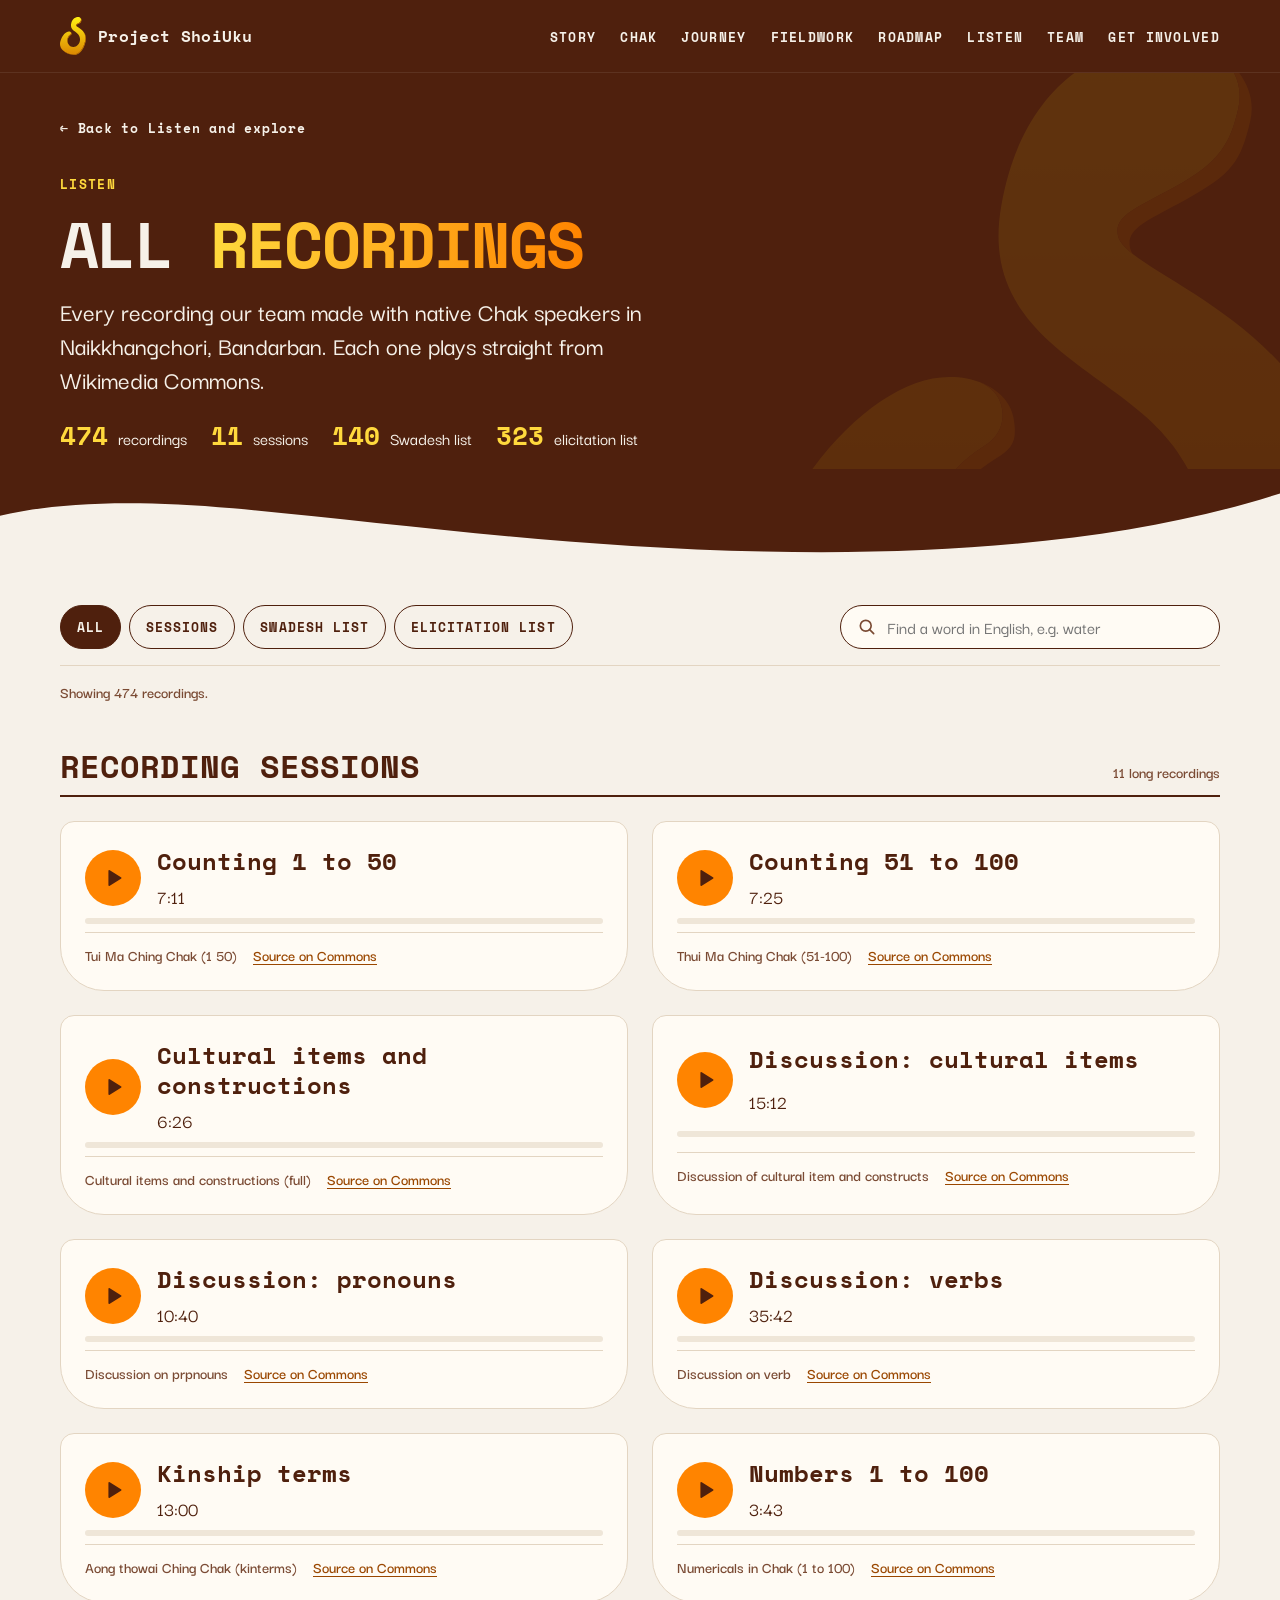
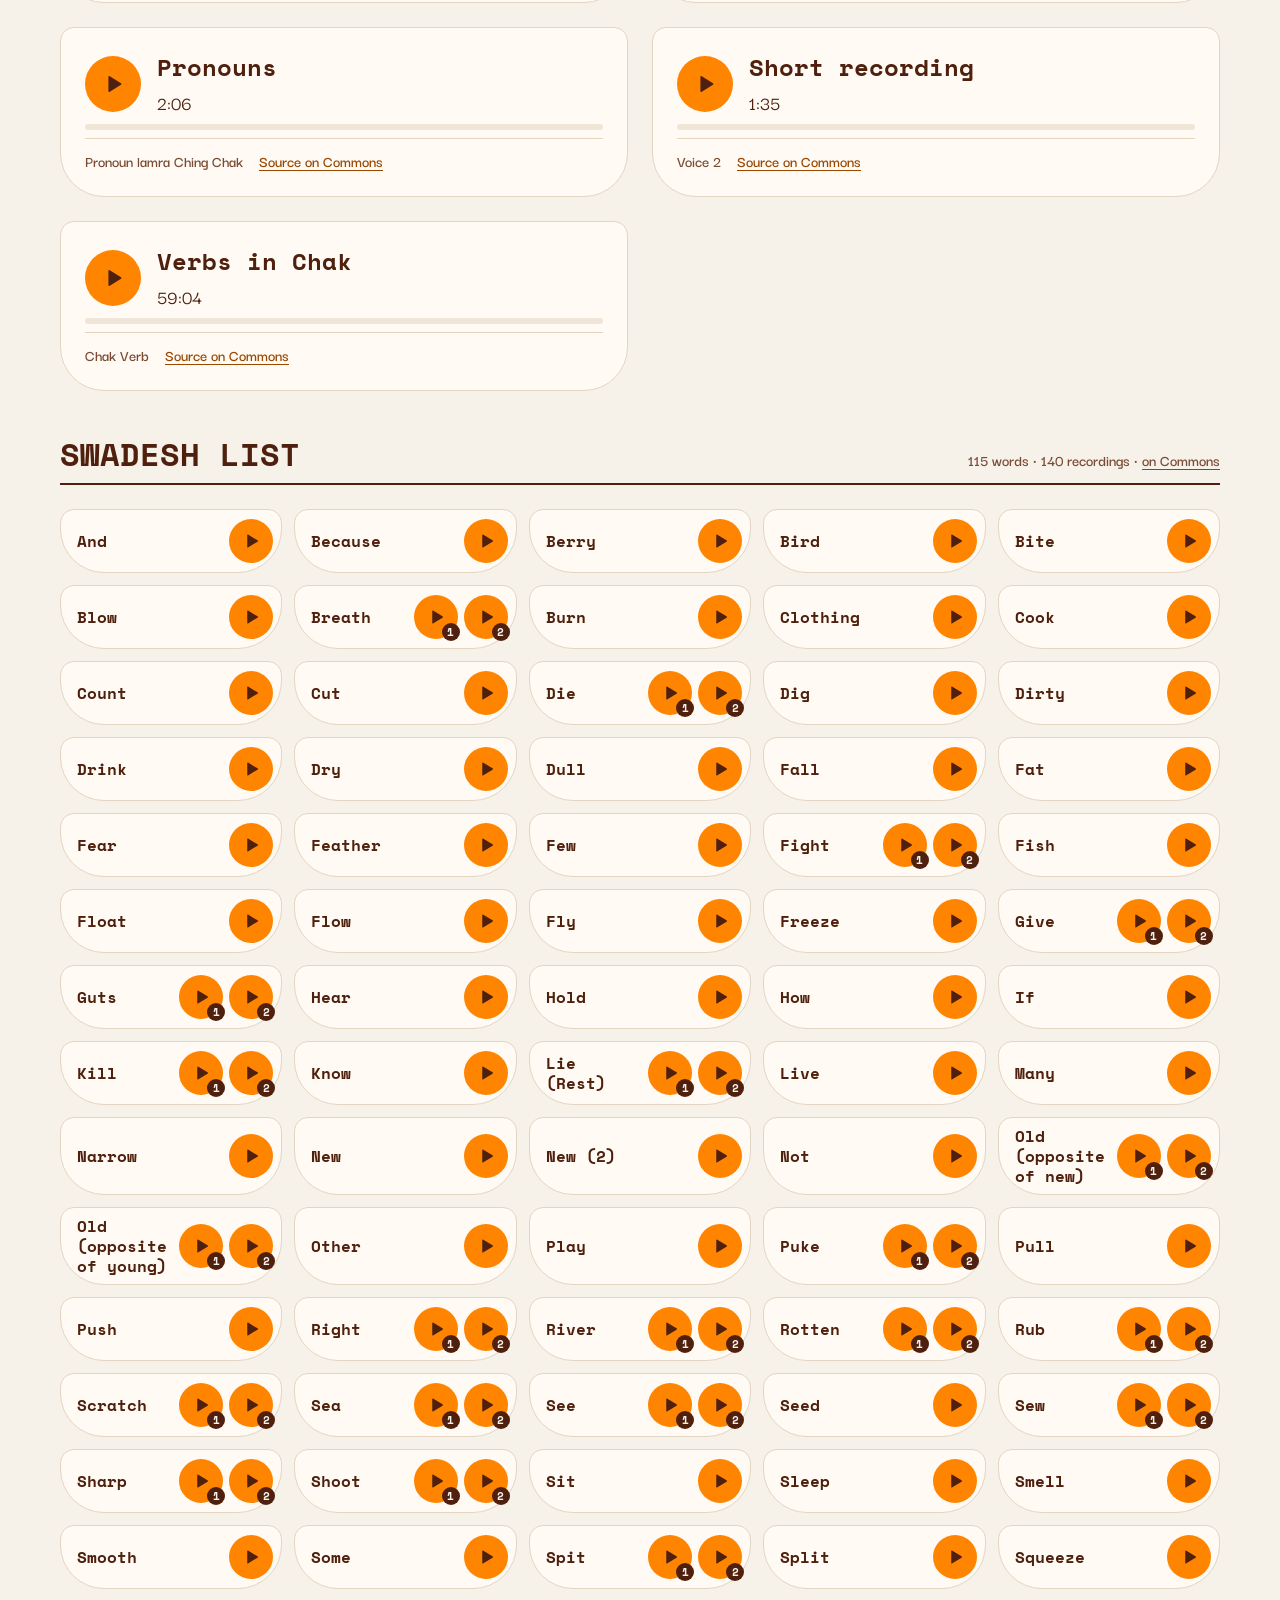
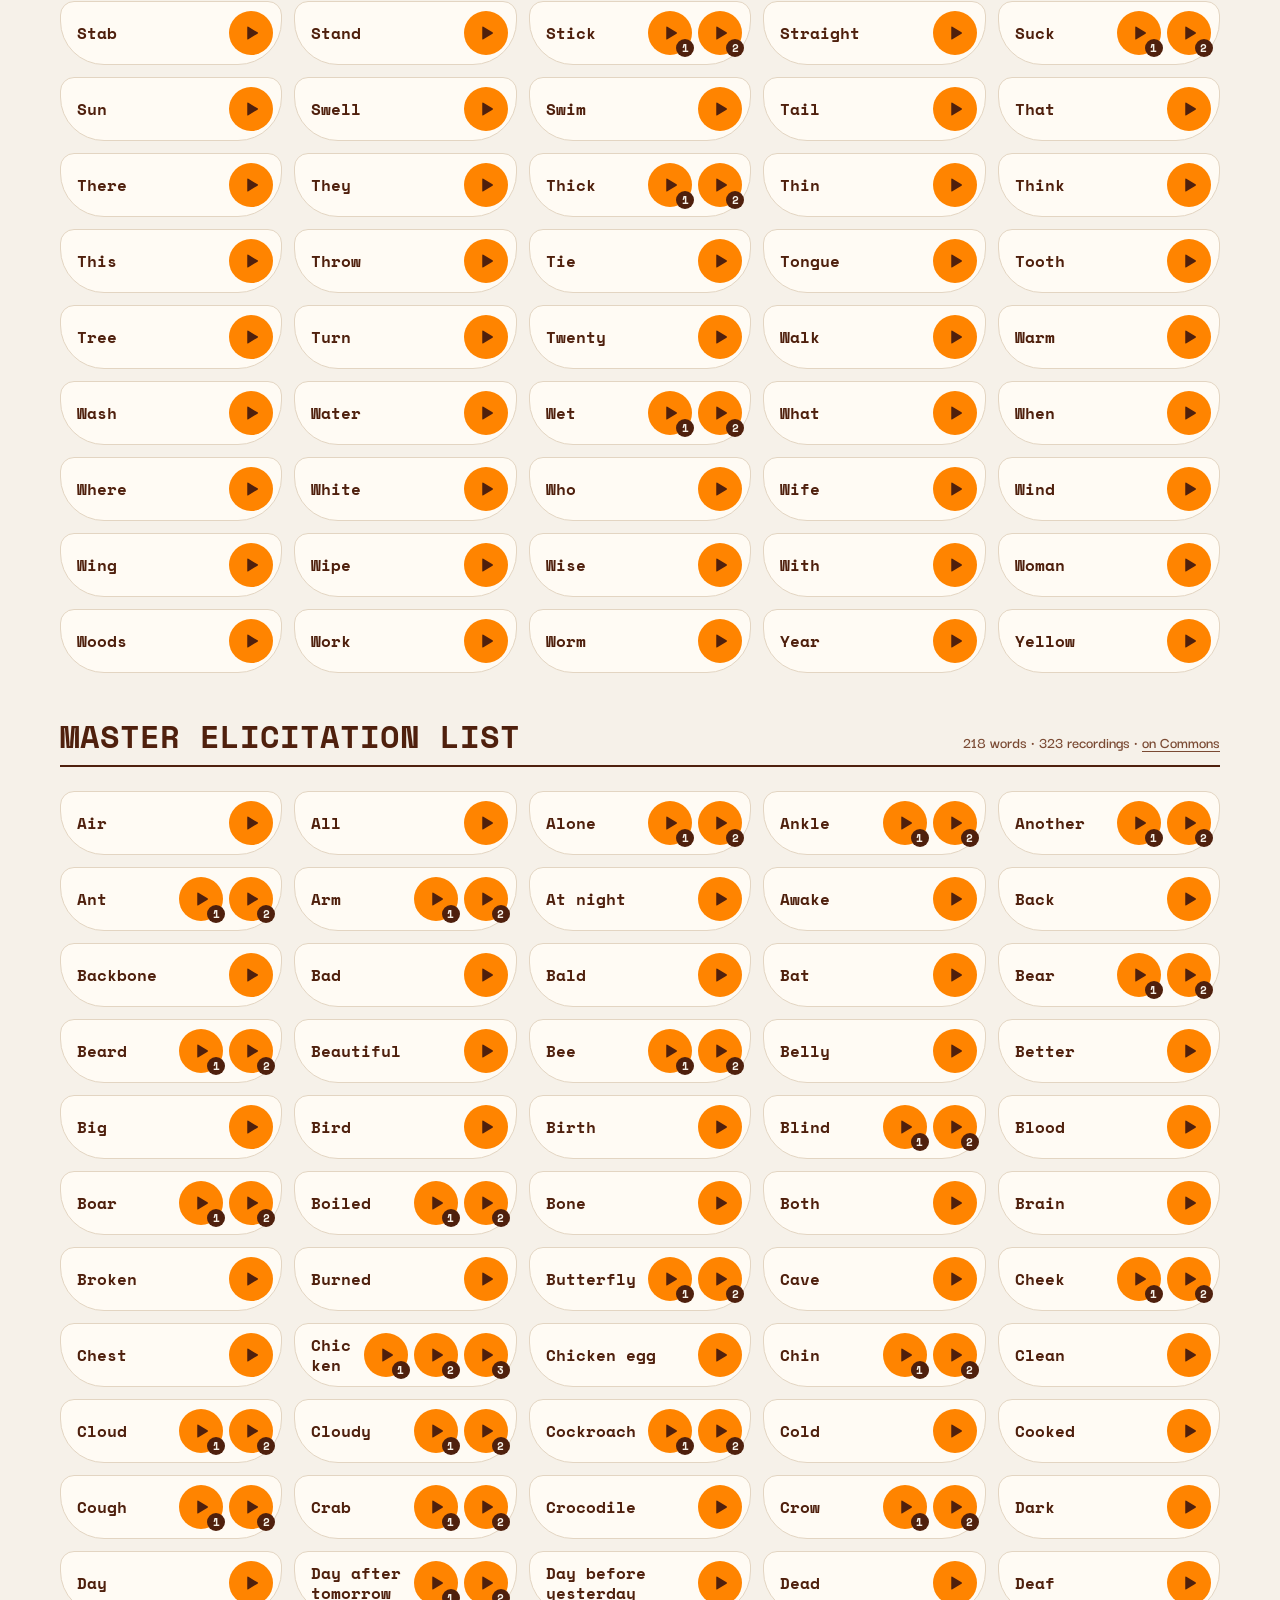
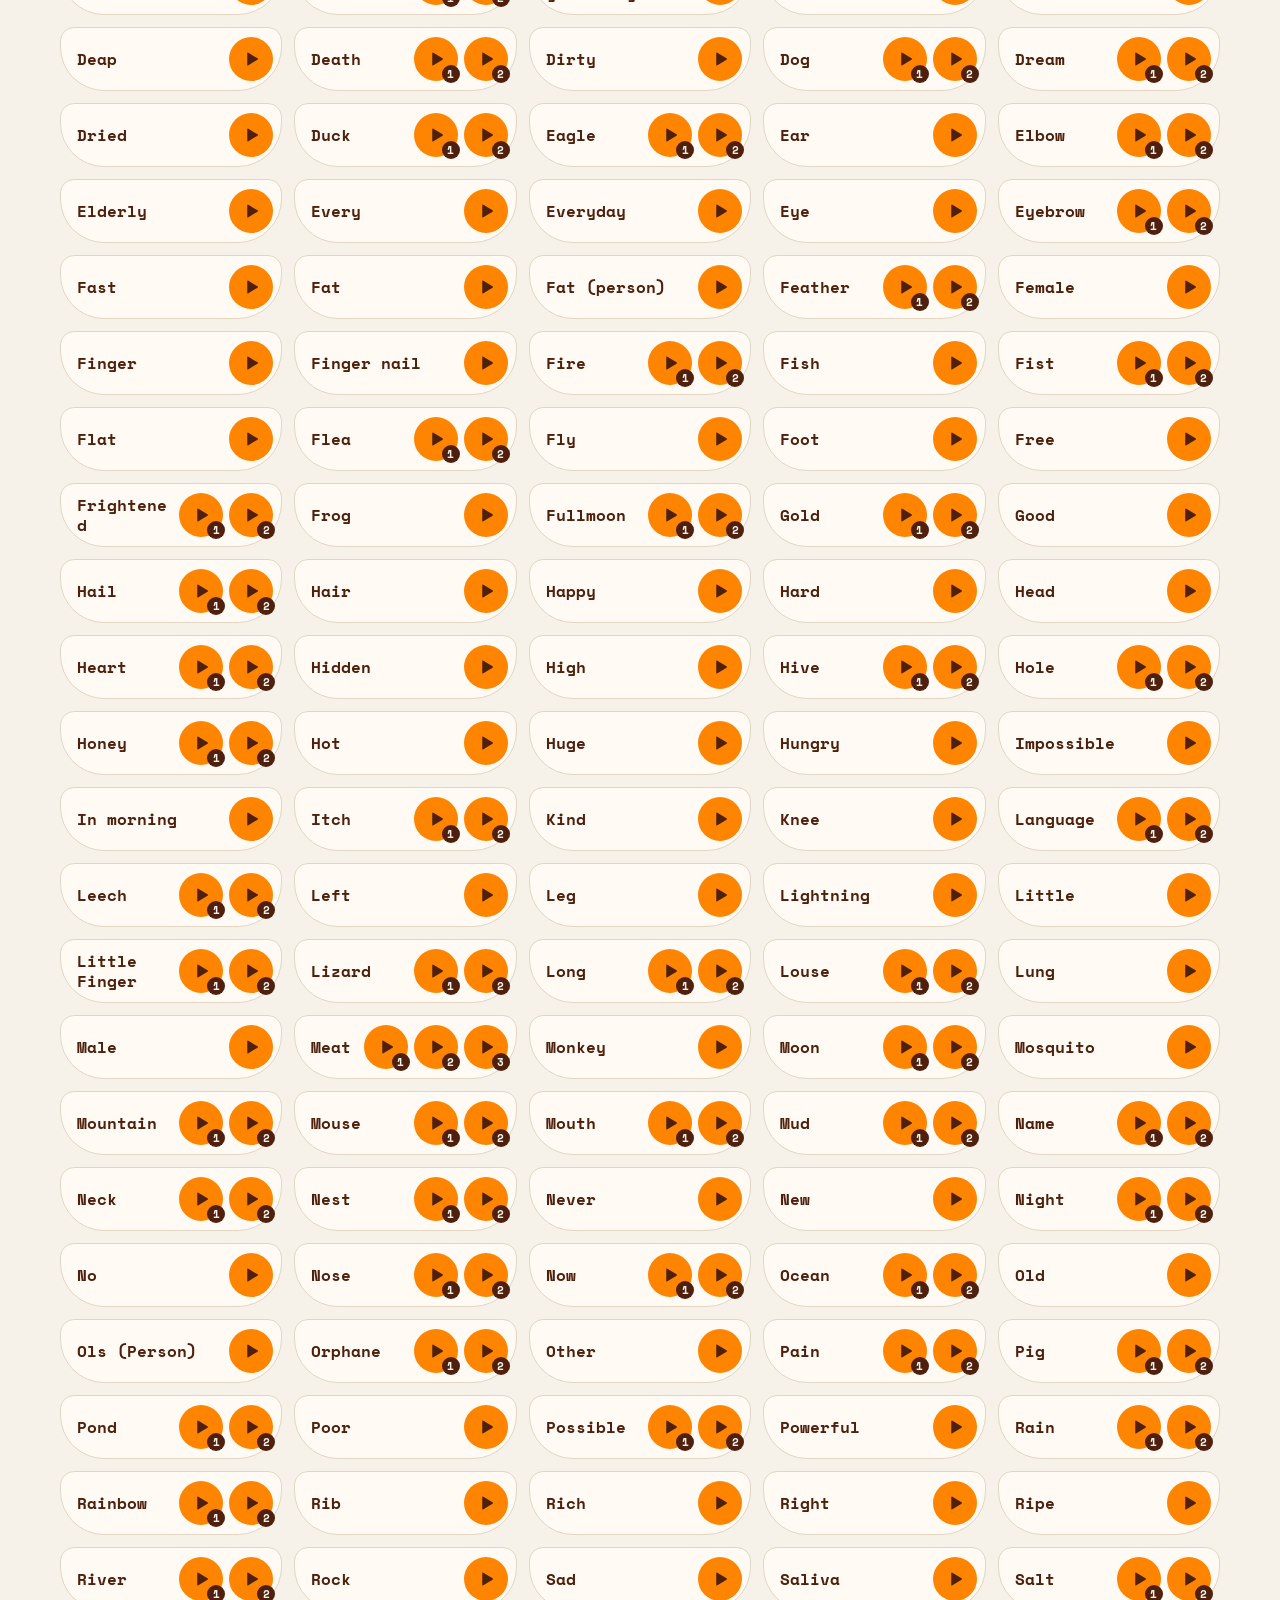
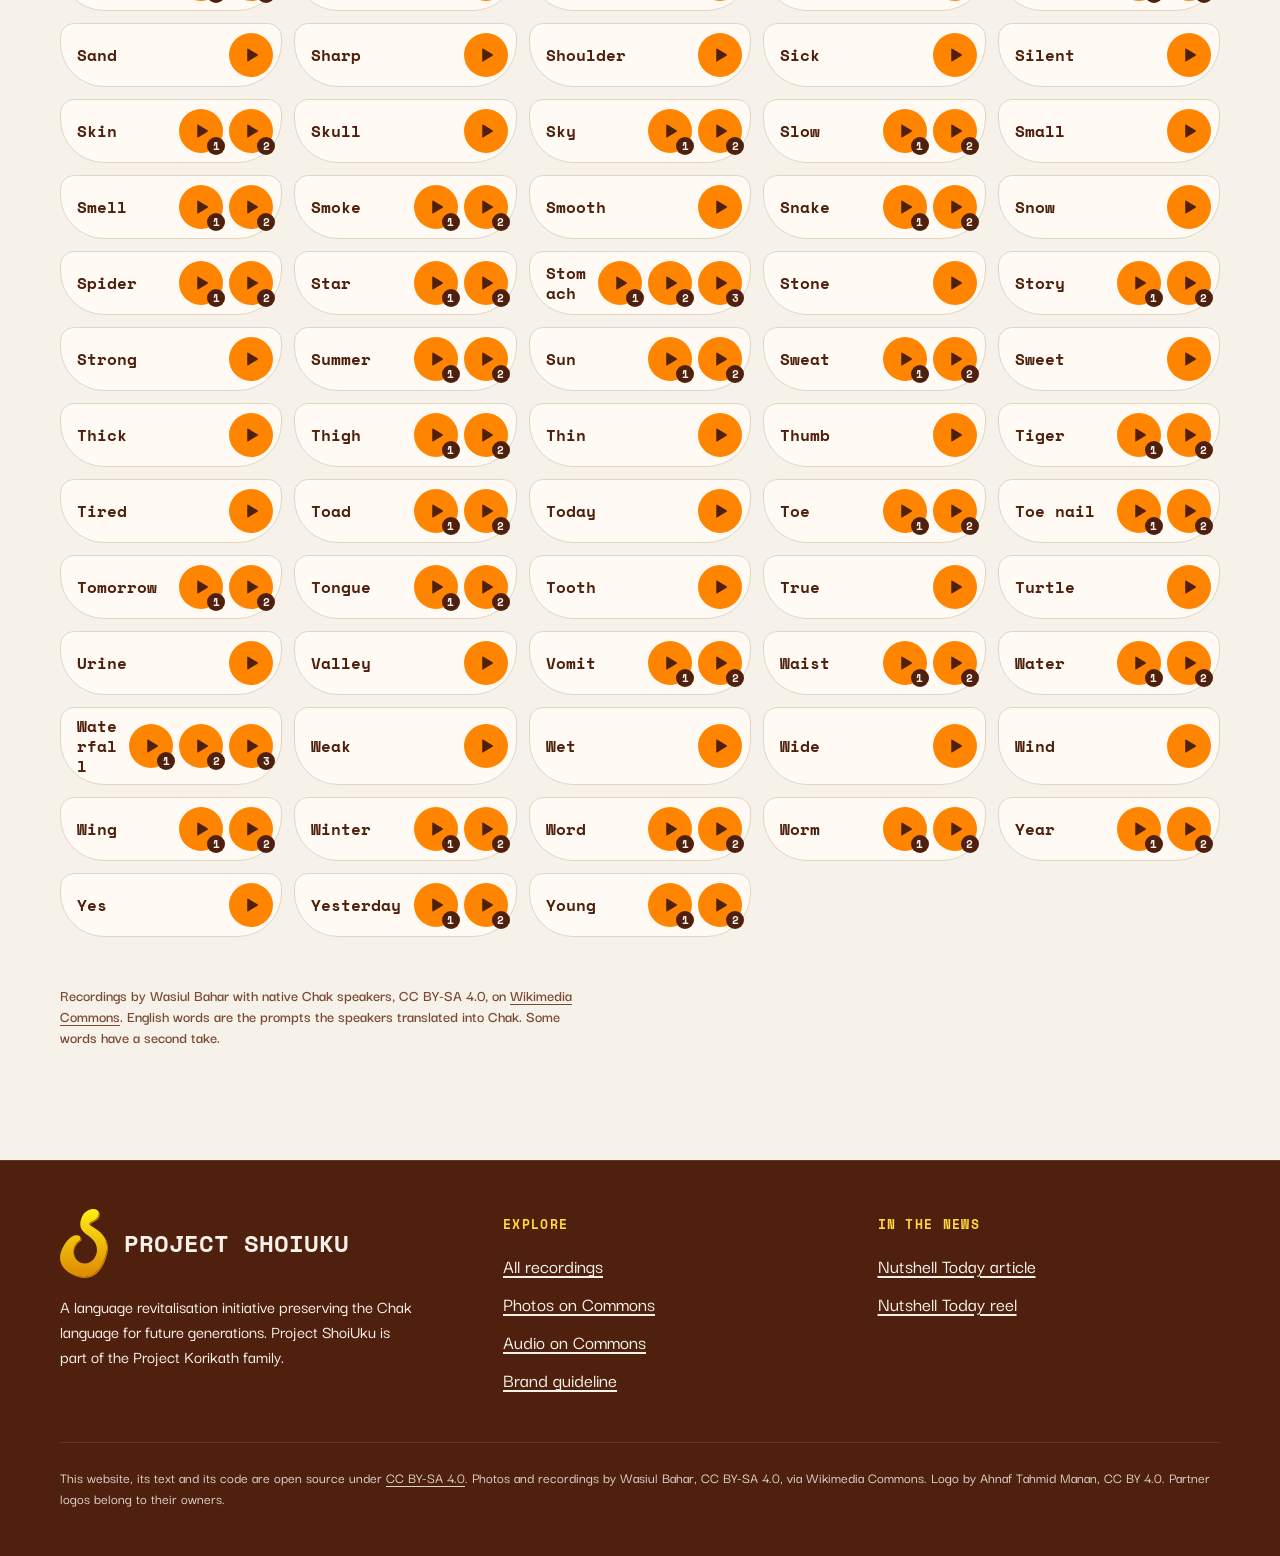
<file: recordings.html>
<!doctype html>
<html lang="en">
<head>
<meta charset="utf-8">
<meta name="viewport" content="width=device-width, initial-scale=1, viewport-fit=cover">
<title>Chak language recordings: 474 words and sessions · Project ShoiUku</title>
<meta name="description" content="Listen to 474 recordings of the endangered Chak (Sak) language from Bangladesh: a Swadesh list, a 323-word elicitation list and long sessions on numbers, kinship terms, pronouns and verbs. Free under CC BY-SA 4.0.">
<meta name="robots" content="index, follow, max-image-preview:large, max-snippet:-1">
<meta name="theme-color" content="#4f200d">
<link rel="canonical" href="https://shoiuku.korikath.org/recordings.html">
<meta property="og:type" content="website">
<meta property="og:site_name" content="Project ShoiUku">
<meta property="og:locale" content="en_GB">
<meta property="og:url" content="https://shoiuku.korikath.org/recordings.html">
<meta property="og:title" content="Hear Chak spoken: 474 recordings">
<meta property="og:description" content="Words and recording sessions with native speakers of Chak, an endangered language of Bangladesh and Myanmar.">
<meta property="og:image" content="https://shoiuku.korikath.org/assets/img/og-image.png">
<meta property="og:image:width" content="1200">
<meta property="og:image:height" content="630">
<meta name="twitter:card" content="summary_large_image">
<meta name="twitter:title" content="Hear Chak spoken: 474 recordings">
<meta name="twitter:description" content="Words and recording sessions with native speakers of Chak, an endangered language of Bangladesh and Myanmar.">
<meta name="twitter:image" content="https://shoiuku.korikath.org/assets/img/og-image.png">
<link rel="license" href="https://creativecommons.org/licenses/by-sa/4.0/">
<link rel="icon" href="assets/img/logo.svg" type="image/svg+xml">
<link rel="apple-touch-icon" href="assets/img/apple-touch-icon.png">
<link rel="manifest" href="site.webmanifest">
<link rel="alternate" type="application/json" title="Recordings data" href="https://shoiuku.korikath.org/assets/data/recordings.json">
<script type="application/ld+json">
{
 "@context": "https://schema.org",
 "@graph": [
  {
   "@type": "CollectionPage",
   "@id": "https://shoiuku.korikath.org/recordings.html#webpage",
   "url": "https://shoiuku.korikath.org/recordings.html",
   "name": "All Chak recordings",
   "inLanguage": "en",
   "isPartOf": {
    "@type": "WebSite",
    "@id": "https://shoiuku.korikath.org/#website",
    "url": "https://shoiuku.korikath.org/",
    "name": "Project ShoiUku"
   },
   "about": {
    "@id": "https://shoiuku.korikath.org/#chak"
   },
   "mainEntity": {
    "@id": "https://shoiuku.korikath.org/recordings.html#dataset"
   },
   "breadcrumb": {
    "@type": "BreadcrumbList",
    "itemListElement": [
     {
      "@type": "ListItem",
      "position": 1,
      "name": "Project ShoiUku",
      "item": "https://shoiuku.korikath.org/"
     },
     {
      "@type": "ListItem",
      "position": 2,
      "name": "All recordings",
      "item": "https://shoiuku.korikath.org/recordings.html"
     }
    ]
   }
  },
  {
   "@type": "Language",
   "@id": "https://shoiuku.korikath.org/#chak",
   "name": "Chak",
   "alternateName": [
    "Sak",
    "ckh"
   ],
   "sameAs": [
    "https://en.wikipedia.org/wiki/Chak_language",
    "https://www.ethnologue.com/language/ckh/"
   ]
  },
  {
   "@type": "Dataset",
   "@id": "https://shoiuku.korikath.org/recordings.html#dataset",
   "name": "Project ShoiUku Chak language recordings",
   "description": "474 audio recordings of the endangered Chak (Sak) language made with native speakers in Naikkhangchori, Bandarban, Bangladesh: 11 recording sessions (numbers, kinship terms, pronouns, verbs, cultural items), a 140-recording Swadesh list and a 323-recording master elicitation list. Each word list recording is an English prompt spoken in Chak.",
   "url": "https://shoiuku.korikath.org/recordings.html",
   "inLanguage": [
    "ckh",
    "en"
   ],
   "isAccessibleForFree": true,
   "license": "https://creativecommons.org/licenses/by-sa/4.0/",
   "creator": {
    "@type": "Person",
    "name": "Wasiul Bahar",
    "sameAs": "https://commons.wikimedia.org/wiki/User:Wasiul_Bahar"
   },
   "publisher": {
    "@type": "Organization",
    "@id": "https://shoiuku.korikath.org/#org",
    "name": "Project ShoiUku",
    "url": "https://shoiuku.korikath.org/"
   },
   "keywords": [
    "Chak language",
    "Sak language",
    "Swadesh list",
    "language documentation",
    "endangered language",
    "audio",
    "Bangladesh"
   ],
   "spatialCoverage": {
    "@type": "Place",
    "name": "Naikkhangchori, Bandarban, Bangladesh"
   },
   "measurementTechnique": "Audio recordings of native speakers responding to English word prompts and in elicitation sessions",
   "distribution": [
    {
     "@type": "DataDownload",
     "encodingFormat": "audio/mpeg",
     "contentUrl": "https://commons.wikimedia.org/wiki/Category:Project_Korikath-ShoiUku-Audio"
    },
    {
     "@type": "DataDownload",
     "encodingFormat": "application/json",
     "contentUrl": "https://shoiuku.korikath.org/assets/data/recordings.json"
    }
   ],
   "isBasedOn": "https://commons.wikimedia.org/wiki/Category:Project_Korikath-ShoiUku-Audio"
  }
 ]
}
</script>
<link rel="preconnect" href="https://upload.wikimedia.org">
<link rel="preconnect" href="https://fonts.googleapis.com">
<link rel="preconnect" href="https://fonts.gstatic.com" crossorigin>
<link rel="stylesheet" href="https://fonts.googleapis.com/css2?family=Darker+Grotesque:wght@500;600;700&family=Space+Mono:wght@400;700&display=swap">
<link rel="stylesheet" href="assets/css/tokens.css?v=11">
<link rel="stylesheet" href="assets/css/shoiuku.css?v=11">
<link rel="stylesheet" href="assets/css/site.css?v=11">
</head>
<body>
<a class="skip" href="#main">Skip to content</a>

<header class="site-header">
  <div class="wrap">
    <a class="brand" href="index.html"><img src="assets/img/logo.svg" alt="" width="26" height="37"><span>Project ShoiUku</span></a>
    <nav class="nav" aria-label="Main">
      <ul class="nav-links" id="nav-links" hidden>
        <li><a href="index.html#story">Story</a></li>
        <li><a href="index.html#chak">Chak</a></li>
        <li><a href="index.html#journey">Journey</a></li>
        <li><a href="index.html#field">Fieldwork</a></li>
        <li><a href="index.html#roadmap">Roadmap</a></li>
        <li><a href="index.html#listen" aria-current="page">Listen</a></li>
        <li><a href="index.html#team">Team</a></li>
        <li><a href="index.html#involved">Get involved</a></li>
      </ul>
      <button class="icon-btn menu-btn" id="menu-btn" type="button" aria-expanded="false" aria-controls="nav-links" aria-label="Open menu">
        <svg viewBox="0 0 24 24" fill="none" stroke="currentColor" stroke-width="2" stroke-linecap="round" aria-hidden="true"><path d="M4 7h16M4 12h16M4 17h16"/></svg>
      </button>
    </nav>
  </div>
</header>

<main id="main">
  <section class="rec-hero su-band" aria-labelledby="rec-title">
    <img class="hero-watermark" src="assets/img/logo.svg" alt="" aria-hidden="true">
    <div class="wrap">
      <a class="rec-back" href="index.html#listen">← Back to Listen and explore</a>
      <span class="hero-eyebrow">Listen</span>
      <h1 id="rec-title">All <span class="su-gold-text">recordings</span></h1>
      <p class="lead">Every recording our team made with native Chak speakers in Naikkhangchori, Bandarban. Each one plays straight from Wikimedia Commons.</p>
      <ul class="rec-counts" id="rec-counts">
        <li><b>474</b> recordings</li>
        <li><b>11</b> sessions</li>
        <li><b>140</b> Swadesh list</li>
        <li><b>323</b> elicitation list</li>
      </ul>
    </div>
  </section>
  <svg class="su-curve su-curve-brown" viewBox="0 0 1440 120" preserveAspectRatio="none" aria-hidden="true" focusable="false"><path d="M0 0H1440V34C1290 92 1090 118 860 112C628 106 430 72 262 54C150 42 64 46 0 64Z"/></svg>

  <section class="section rec-body" aria-label="Recordings">
    <div class="wrap">
      <div class="rec-tools">
        <div class="rec-tabs" role="tablist" aria-label="Show recordings from">
          <button type="button" role="tab" id="tab-all" aria-selected="true" data-group="all">All</button>
          <button type="button" role="tab" id="tab-sessions" aria-selected="false" data-group="sessions">Sessions</button>
          <button type="button" role="tab" id="tab-swadesh" aria-selected="false" data-group="swadesh">Swadesh list</button>
          <button type="button" role="tab" id="tab-elicitation" aria-selected="false" data-group="elicitation">Elicitation list</button>
        </div>
        <label class="rec-search" for="rec-q">
          <svg viewBox="0 0 24 24" fill="none" stroke="currentColor" stroke-width="2" stroke-linecap="round" aria-hidden="true"><circle cx="10.5" cy="10.5" r="6.5"/><path d="m20 20-4.8-4.8"/></svg>
          <span class="sr-only">Find a word in English</span>
          <input id="rec-q" type="search" placeholder="Find a word in English, e.g. water" autocomplete="off">
        </label>
      </div>
      <p class="caption rec-status" id="rec-status" aria-live="polite">Showing 474 recordings.</p>
      <div id="rec-list">
<!-- RECORDINGS:START -->
<section class="rec-group" aria-labelledby="h-sessions"><div class="rec-group-head"><h2 id="h-sessions">Recording sessions</h2><span class="caption">11 long recordings</span></div><div class="recordings">
<article class="su-word rec-session"><button class="su-word-play" type="button" data-src="https://upload.wikimedia.org/wikipedia/commons/2/2a/Tui_Ma_Ching_Chak_%281_50%29.mp3" aria-label="Play Counting 1 to 50" aria-pressed="false"><svg viewBox="0 0 24 24" aria-hidden="true"><path d="M7 4.5v15a1 1 0 0 0 1.5.86l12.2-7.5a1 1 0 0 0 0-1.72L8.5 3.64A1 1 0 0 0 7 4.5z"/></svg></button><div class="su-word-head"><span class="su-word-roman">Counting 1 to 50</span></div><div class="su-word-gloss">7:11</div><div class="su-word-progress" aria-hidden="true"><span></span></div><div class="su-word-meta"><span>Tui Ma Ching Chak (1 50)</span><a href="https://commons.wikimedia.org/wiki/File:Tui_Ma_Ching_Chak_(1_50).mp3">Source on Commons</a></div></article>
<article class="su-word rec-session"><button class="su-word-play" type="button" data-src="https://upload.wikimedia.org/wikipedia/commons/f/f9/Thui_Ma_Ching_Chak_%2851-100%29.mp3" aria-label="Play Counting 51 to 100" aria-pressed="false"><svg viewBox="0 0 24 24" aria-hidden="true"><path d="M7 4.5v15a1 1 0 0 0 1.5.86l12.2-7.5a1 1 0 0 0 0-1.72L8.5 3.64A1 1 0 0 0 7 4.5z"/></svg></button><div class="su-word-head"><span class="su-word-roman">Counting 51 to 100</span></div><div class="su-word-gloss">7:25</div><div class="su-word-progress" aria-hidden="true"><span></span></div><div class="su-word-meta"><span>Thui Ma Ching Chak (51-100)</span><a href="https://commons.wikimedia.org/wiki/File:Thui_Ma_Ching_Chak_(51-100).mp3">Source on Commons</a></div></article>
<article class="su-word rec-session"><button class="su-word-play" type="button" data-src="https://upload.wikimedia.org/wikipedia/commons/7/71/Cultural_items_and_constructions_%28full%29.mp3" aria-label="Play Cultural items and constructions" aria-pressed="false"><svg viewBox="0 0 24 24" aria-hidden="true"><path d="M7 4.5v15a1 1 0 0 0 1.5.86l12.2-7.5a1 1 0 0 0 0-1.72L8.5 3.64A1 1 0 0 0 7 4.5z"/></svg></button><div class="su-word-head"><span class="su-word-roman">Cultural items and constructions</span></div><div class="su-word-gloss">6:26</div><div class="su-word-progress" aria-hidden="true"><span></span></div><div class="su-word-meta"><span>Cultural items and constructions (full)</span><a href="https://commons.wikimedia.org/wiki/File:Cultural_items_and_constructions_(full).mp3">Source on Commons</a></div></article>
<article class="su-word rec-session"><button class="su-word-play" type="button" data-src="https://upload.wikimedia.org/wikipedia/commons/2/2f/Discussion_of_cultural_item_and_constructs.mp3" aria-label="Play Discussion: cultural items" aria-pressed="false"><svg viewBox="0 0 24 24" aria-hidden="true"><path d="M7 4.5v15a1 1 0 0 0 1.5.86l12.2-7.5a1 1 0 0 0 0-1.72L8.5 3.64A1 1 0 0 0 7 4.5z"/></svg></button><div class="su-word-head"><span class="su-word-roman">Discussion: cultural items</span></div><div class="su-word-gloss">15:12</div><div class="su-word-progress" aria-hidden="true"><span></span></div><div class="su-word-meta"><span>Discussion of cultural item and constructs</span><a href="https://commons.wikimedia.org/wiki/File:Discussion_of_cultural_item_and_constructs.mp3">Source on Commons</a></div></article>
<article class="su-word rec-session"><button class="su-word-play" type="button" data-src="https://upload.wikimedia.org/wikipedia/commons/1/11/Discussion_on_prpnouns.mp3" aria-label="Play Discussion: pronouns" aria-pressed="false"><svg viewBox="0 0 24 24" aria-hidden="true"><path d="M7 4.5v15a1 1 0 0 0 1.5.86l12.2-7.5a1 1 0 0 0 0-1.72L8.5 3.64A1 1 0 0 0 7 4.5z"/></svg></button><div class="su-word-head"><span class="su-word-roman">Discussion: pronouns</span></div><div class="su-word-gloss">10:40</div><div class="su-word-progress" aria-hidden="true"><span></span></div><div class="su-word-meta"><span>Discussion on prpnouns</span><a href="https://commons.wikimedia.org/wiki/File:Discussion_on_prpnouns.mp3">Source on Commons</a></div></article>
<article class="su-word rec-session"><button class="su-word-play" type="button" data-src="https://upload.wikimedia.org/wikipedia/commons/8/85/Discussion_on_verb.mp3" aria-label="Play Discussion: verbs" aria-pressed="false"><svg viewBox="0 0 24 24" aria-hidden="true"><path d="M7 4.5v15a1 1 0 0 0 1.5.86l12.2-7.5a1 1 0 0 0 0-1.72L8.5 3.64A1 1 0 0 0 7 4.5z"/></svg></button><div class="su-word-head"><span class="su-word-roman">Discussion: verbs</span></div><div class="su-word-gloss">35:42</div><div class="su-word-progress" aria-hidden="true"><span></span></div><div class="su-word-meta"><span>Discussion on verb</span><a href="https://commons.wikimedia.org/wiki/File:Discussion_on_verb.mp3">Source on Commons</a></div></article>
<article class="su-word rec-session"><button class="su-word-play" type="button" data-src="https://upload.wikimedia.org/wikipedia/commons/d/df/Aong_thowai_Ching_Chak_%28kinterms%29.mp3" aria-label="Play Kinship terms" aria-pressed="false"><svg viewBox="0 0 24 24" aria-hidden="true"><path d="M7 4.5v15a1 1 0 0 0 1.5.86l12.2-7.5a1 1 0 0 0 0-1.72L8.5 3.64A1 1 0 0 0 7 4.5z"/></svg></button><div class="su-word-head"><span class="su-word-roman">Kinship terms</span></div><div class="su-word-gloss">13:00</div><div class="su-word-progress" aria-hidden="true"><span></span></div><div class="su-word-meta"><span>Aong thowai Ching Chak (kinterms)</span><a href="https://commons.wikimedia.org/wiki/File:Aong_thowai_Ching_Chak_(kinterms).mp3">Source on Commons</a></div></article>
<article class="su-word rec-session"><button class="su-word-play" type="button" data-src="https://upload.wikimedia.org/wikipedia/commons/0/00/Numericals_in_Chak_%281_to_100%29.mp3" aria-label="Play Numbers 1 to 100" aria-pressed="false"><svg viewBox="0 0 24 24" aria-hidden="true"><path d="M7 4.5v15a1 1 0 0 0 1.5.86l12.2-7.5a1 1 0 0 0 0-1.72L8.5 3.64A1 1 0 0 0 7 4.5z"/></svg></button><div class="su-word-head"><span class="su-word-roman">Numbers 1 to 100</span></div><div class="su-word-gloss">3:43</div><div class="su-word-progress" aria-hidden="true"><span></span></div><div class="su-word-meta"><span>Numericals in Chak (1 to 100)</span><a href="https://commons.wikimedia.org/wiki/File:Numericals_in_Chak_(1_to_100).mp3">Source on Commons</a></div></article>
<article class="su-word rec-session"><button class="su-word-play" type="button" data-src="https://upload.wikimedia.org/wikipedia/commons/8/84/Pronoun_lamra_Ching_Chak.mp3" aria-label="Play Pronouns" aria-pressed="false"><svg viewBox="0 0 24 24" aria-hidden="true"><path d="M7 4.5v15a1 1 0 0 0 1.5.86l12.2-7.5a1 1 0 0 0 0-1.72L8.5 3.64A1 1 0 0 0 7 4.5z"/></svg></button><div class="su-word-head"><span class="su-word-roman">Pronouns</span></div><div class="su-word-gloss">2:06</div><div class="su-word-progress" aria-hidden="true"><span></span></div><div class="su-word-meta"><span>Pronoun lamra Ching Chak</span><a href="https://commons.wikimedia.org/wiki/File:Pronoun_lamra_Ching_Chak.mp3">Source on Commons</a></div></article>
<article class="su-word rec-session"><button class="su-word-play" type="button" data-src="https://upload.wikimedia.org/wikipedia/commons/c/ca/Voice_2.mp3" aria-label="Play Short recording" aria-pressed="false"><svg viewBox="0 0 24 24" aria-hidden="true"><path d="M7 4.5v15a1 1 0 0 0 1.5.86l12.2-7.5a1 1 0 0 0 0-1.72L8.5 3.64A1 1 0 0 0 7 4.5z"/></svg></button><div class="su-word-head"><span class="su-word-roman">Short recording</span></div><div class="su-word-gloss">1:35</div><div class="su-word-progress" aria-hidden="true"><span></span></div><div class="su-word-meta"><span>Voice 2</span><a href="https://commons.wikimedia.org/wiki/File:Voice_2.mp3">Source on Commons</a></div></article>
<article class="su-word rec-session"><button class="su-word-play" type="button" data-src="https://upload.wikimedia.org/wikipedia/commons/6/69/Chak_Verb.mp3" aria-label="Play Verbs in Chak" aria-pressed="false"><svg viewBox="0 0 24 24" aria-hidden="true"><path d="M7 4.5v15a1 1 0 0 0 1.5.86l12.2-7.5a1 1 0 0 0 0-1.72L8.5 3.64A1 1 0 0 0 7 4.5z"/></svg></button><div class="su-word-head"><span class="su-word-roman">Verbs in Chak</span></div><div class="su-word-gloss">59:04</div><div class="su-word-progress" aria-hidden="true"><span></span></div><div class="su-word-meta"><span>Chak Verb</span><a href="https://commons.wikimedia.org/wiki/File:Chak_Verb.mp3">Source on Commons</a></div></article>
</div></section>
<section class="rec-group" aria-labelledby="h-swadesh"><div class="rec-group-head"><h2 id="h-swadesh">Swadesh list</h2><span class="caption">115 words · 140 recordings · <a href="https://commons.wikimedia.org/wiki/Category:Project_Korikath-ShoiUku-Audio:Swadesh_list">on Commons</a></span></div><ul class="rec-words">
<li class="rec-word"><span class="rec-word-name">And</span><span class="rec-takes"><button class="rec-take" type="button" data-src="https://upload.wikimedia.org/wikipedia/commons/d/d8/And_in_Chak_Language.mp3" aria-label="Play And" aria-pressed="false" title="And in Chak Language.mp3"><svg viewBox="0 0 24 24" aria-hidden="true"><path d="M7 4.5v15a1 1 0 0 0 1.5.86l12.2-7.5a1 1 0 0 0 0-1.72L8.5 3.64A1 1 0 0 0 7 4.5z"/></svg></button></span></li>
<li class="rec-word"><span class="rec-word-name">Because</span><span class="rec-takes"><button class="rec-take" type="button" data-src="https://upload.wikimedia.org/wikipedia/commons/7/71/Because_in_Chak_Language.mp3" aria-label="Play Because" aria-pressed="false" title="Because in Chak Language.mp3"><svg viewBox="0 0 24 24" aria-hidden="true"><path d="M7 4.5v15a1 1 0 0 0 1.5.86l12.2-7.5a1 1 0 0 0 0-1.72L8.5 3.64A1 1 0 0 0 7 4.5z"/></svg></button></span></li>
<li class="rec-word"><span class="rec-word-name">Berry</span><span class="rec-takes"><button class="rec-take" type="button" data-src="https://upload.wikimedia.org/wikipedia/commons/7/70/Berry_in_Chak_Language.mp3" aria-label="Play Berry" aria-pressed="false" title="Berry in Chak Language.mp3"><svg viewBox="0 0 24 24" aria-hidden="true"><path d="M7 4.5v15a1 1 0 0 0 1.5.86l12.2-7.5a1 1 0 0 0 0-1.72L8.5 3.64A1 1 0 0 0 7 4.5z"/></svg></button></span></li>
<li class="rec-word"><span class="rec-word-name">Bird</span><span class="rec-takes"><button class="rec-take" type="button" data-src="https://upload.wikimedia.org/wikipedia/commons/c/c4/Bird_in_Chak_Language_2.mp3" aria-label="Play Bird" aria-pressed="false" title="Bird in Chak Language 2.mp3"><svg viewBox="0 0 24 24" aria-hidden="true"><path d="M7 4.5v15a1 1 0 0 0 1.5.86l12.2-7.5a1 1 0 0 0 0-1.72L8.5 3.64A1 1 0 0 0 7 4.5z"/></svg></button></span></li>
<li class="rec-word"><span class="rec-word-name">Bite</span><span class="rec-takes"><button class="rec-take" type="button" data-src="https://upload.wikimedia.org/wikipedia/commons/8/82/Bite_in_Chak_Language.mp3" aria-label="Play Bite" aria-pressed="false" title="Bite in Chak Language.mp3"><svg viewBox="0 0 24 24" aria-hidden="true"><path d="M7 4.5v15a1 1 0 0 0 1.5.86l12.2-7.5a1 1 0 0 0 0-1.72L8.5 3.64A1 1 0 0 0 7 4.5z"/></svg></button></span></li>
<li class="rec-word"><span class="rec-word-name">Blow</span><span class="rec-takes"><button class="rec-take" type="button" data-src="https://upload.wikimedia.org/wikipedia/commons/3/3a/Blow_in_Chak_Language.mp3" aria-label="Play Blow" aria-pressed="false" title="Blow in Chak Language.mp3"><svg viewBox="0 0 24 24" aria-hidden="true"><path d="M7 4.5v15a1 1 0 0 0 1.5.86l12.2-7.5a1 1 0 0 0 0-1.72L8.5 3.64A1 1 0 0 0 7 4.5z"/></svg></button></span></li>
<li class="rec-word rec-word-multi"><span class="rec-word-name">Breath</span><span class="rec-takes"><button class="rec-take" type="button" data-src="https://upload.wikimedia.org/wikipedia/commons/9/98/Breath_in_Chak_Language.mp3" aria-label="Play Breath, take 1" aria-pressed="false" title="Breath in Chak Language.mp3"><svg viewBox="0 0 24 24" aria-hidden="true"><path d="M7 4.5v15a1 1 0 0 0 1.5.86l12.2-7.5a1 1 0 0 0 0-1.72L8.5 3.64A1 1 0 0 0 7 4.5z"/></svg><span>1</span></button><button class="rec-take" type="button" data-src="https://upload.wikimedia.org/wikipedia/commons/b/bc/Breath_2_in_Chak_Language.mp3" aria-label="Play Breath, take 2" aria-pressed="false" title="Breath 2 in Chak Language.mp3"><svg viewBox="0 0 24 24" aria-hidden="true"><path d="M7 4.5v15a1 1 0 0 0 1.5.86l12.2-7.5a1 1 0 0 0 0-1.72L8.5 3.64A1 1 0 0 0 7 4.5z"/></svg><span>2</span></button></span></li>
<li class="rec-word"><span class="rec-word-name">Burn</span><span class="rec-takes"><button class="rec-take" type="button" data-src="https://upload.wikimedia.org/wikipedia/commons/b/bf/Burn_in_Chak_Language.mp3" aria-label="Play Burn" aria-pressed="false" title="Burn in Chak Language.mp3"><svg viewBox="0 0 24 24" aria-hidden="true"><path d="M7 4.5v15a1 1 0 0 0 1.5.86l12.2-7.5a1 1 0 0 0 0-1.72L8.5 3.64A1 1 0 0 0 7 4.5z"/></svg></button></span></li>
<li class="rec-word"><span class="rec-word-name">Clothing</span><span class="rec-takes"><button class="rec-take" type="button" data-src="https://upload.wikimedia.org/wikipedia/commons/4/4b/Clothing_in_Chak_Language.mp3" aria-label="Play Clothing" aria-pressed="false" title="Clothing in Chak Language.mp3"><svg viewBox="0 0 24 24" aria-hidden="true"><path d="M7 4.5v15a1 1 0 0 0 1.5.86l12.2-7.5a1 1 0 0 0 0-1.72L8.5 3.64A1 1 0 0 0 7 4.5z"/></svg></button></span></li>
<li class="rec-word"><span class="rec-word-name">Cook</span><span class="rec-takes"><button class="rec-take" type="button" data-src="https://upload.wikimedia.org/wikipedia/commons/6/6c/Cook_in_Chak_Language.mp3" aria-label="Play Cook" aria-pressed="false" title="Cook in Chak Language.mp3"><svg viewBox="0 0 24 24" aria-hidden="true"><path d="M7 4.5v15a1 1 0 0 0 1.5.86l12.2-7.5a1 1 0 0 0 0-1.72L8.5 3.64A1 1 0 0 0 7 4.5z"/></svg></button></span></li>
<li class="rec-word"><span class="rec-word-name">Count</span><span class="rec-takes"><button class="rec-take" type="button" data-src="https://upload.wikimedia.org/wikipedia/commons/9/96/Count_in_Chak_Language.mp3" aria-label="Play Count" aria-pressed="false" title="Count in Chak Language.mp3"><svg viewBox="0 0 24 24" aria-hidden="true"><path d="M7 4.5v15a1 1 0 0 0 1.5.86l12.2-7.5a1 1 0 0 0 0-1.72L8.5 3.64A1 1 0 0 0 7 4.5z"/></svg></button></span></li>
<li class="rec-word"><span class="rec-word-name">Cut</span><span class="rec-takes"><button class="rec-take" type="button" data-src="https://upload.wikimedia.org/wikipedia/commons/a/a8/Cut_in_Chak_Language.mp3" aria-label="Play Cut" aria-pressed="false" title="Cut in Chak Language.mp3"><svg viewBox="0 0 24 24" aria-hidden="true"><path d="M7 4.5v15a1 1 0 0 0 1.5.86l12.2-7.5a1 1 0 0 0 0-1.72L8.5 3.64A1 1 0 0 0 7 4.5z"/></svg></button></span></li>
<li class="rec-word rec-word-multi"><span class="rec-word-name">Die</span><span class="rec-takes"><button class="rec-take" type="button" data-src="https://upload.wikimedia.org/wikipedia/commons/9/9e/Die_in_Chak_Language.mp3" aria-label="Play Die, take 1" aria-pressed="false" title="Die in Chak Language.mp3"><svg viewBox="0 0 24 24" aria-hidden="true"><path d="M7 4.5v15a1 1 0 0 0 1.5.86l12.2-7.5a1 1 0 0 0 0-1.72L8.5 3.64A1 1 0 0 0 7 4.5z"/></svg><span>1</span></button><button class="rec-take" type="button" data-src="https://upload.wikimedia.org/wikipedia/commons/1/18/Die_2_in_Chak_Language.mp3" aria-label="Play Die, take 2" aria-pressed="false" title="Die 2 in Chak Language.mp3"><svg viewBox="0 0 24 24" aria-hidden="true"><path d="M7 4.5v15a1 1 0 0 0 1.5.86l12.2-7.5a1 1 0 0 0 0-1.72L8.5 3.64A1 1 0 0 0 7 4.5z"/></svg><span>2</span></button></span></li>
<li class="rec-word"><span class="rec-word-name">Dig</span><span class="rec-takes"><button class="rec-take" type="button" data-src="https://upload.wikimedia.org/wikipedia/commons/e/e1/Dig_in_Chak_Language.mp3" aria-label="Play Dig" aria-pressed="false" title="Dig in Chak Language.mp3"><svg viewBox="0 0 24 24" aria-hidden="true"><path d="M7 4.5v15a1 1 0 0 0 1.5.86l12.2-7.5a1 1 0 0 0 0-1.72L8.5 3.64A1 1 0 0 0 7 4.5z"/></svg></button></span></li>
<li class="rec-word"><span class="rec-word-name">Dirty</span><span class="rec-takes"><button class="rec-take" type="button" data-src="https://upload.wikimedia.org/wikipedia/commons/5/5d/Dirty_in_Chak_Language_2.mp3" aria-label="Play Dirty" aria-pressed="false" title="Dirty in Chak Language 2.mp3"><svg viewBox="0 0 24 24" aria-hidden="true"><path d="M7 4.5v15a1 1 0 0 0 1.5.86l12.2-7.5a1 1 0 0 0 0-1.72L8.5 3.64A1 1 0 0 0 7 4.5z"/></svg></button></span></li>
<li class="rec-word"><span class="rec-word-name">Drink</span><span class="rec-takes"><button class="rec-take" type="button" data-src="https://upload.wikimedia.org/wikipedia/commons/f/f3/Drink_in_Chak_Language.mp3" aria-label="Play Drink" aria-pressed="false" title="Drink in Chak Language.mp3"><svg viewBox="0 0 24 24" aria-hidden="true"><path d="M7 4.5v15a1 1 0 0 0 1.5.86l12.2-7.5a1 1 0 0 0 0-1.72L8.5 3.64A1 1 0 0 0 7 4.5z"/></svg></button></span></li>
<li class="rec-word"><span class="rec-word-name">Dry</span><span class="rec-takes"><button class="rec-take" type="button" data-src="https://upload.wikimedia.org/wikipedia/commons/c/cb/Dry_in_Chak_Language.mp3" aria-label="Play Dry" aria-pressed="false" title="Dry in Chak Language.mp3"><svg viewBox="0 0 24 24" aria-hidden="true"><path d="M7 4.5v15a1 1 0 0 0 1.5.86l12.2-7.5a1 1 0 0 0 0-1.72L8.5 3.64A1 1 0 0 0 7 4.5z"/></svg></button></span></li>
<li class="rec-word"><span class="rec-word-name">Dull</span><span class="rec-takes"><button class="rec-take" type="button" data-src="https://upload.wikimedia.org/wikipedia/commons/6/6a/Dull_in_Chak_Language.mp3" aria-label="Play Dull" aria-pressed="false" title="Dull in Chak Language.mp3"><svg viewBox="0 0 24 24" aria-hidden="true"><path d="M7 4.5v15a1 1 0 0 0 1.5.86l12.2-7.5a1 1 0 0 0 0-1.72L8.5 3.64A1 1 0 0 0 7 4.5z"/></svg></button></span></li>
<li class="rec-word"><span class="rec-word-name">Fall</span><span class="rec-takes"><button class="rec-take" type="button" data-src="https://upload.wikimedia.org/wikipedia/commons/b/b2/Fall_in_Chak_Language.mp3" aria-label="Play Fall" aria-pressed="false" title="Fall in Chak Language.mp3"><svg viewBox="0 0 24 24" aria-hidden="true"><path d="M7 4.5v15a1 1 0 0 0 1.5.86l12.2-7.5a1 1 0 0 0 0-1.72L8.5 3.64A1 1 0 0 0 7 4.5z"/></svg></button></span></li>
<li class="rec-word"><span class="rec-word-name">Fat</span><span class="rec-takes"><button class="rec-take" type="button" data-src="https://upload.wikimedia.org/wikipedia/commons/d/df/Fat_in_Chak_Language_2.mp3" aria-label="Play Fat" aria-pressed="false" title="Fat in Chak Language 2.mp3"><svg viewBox="0 0 24 24" aria-hidden="true"><path d="M7 4.5v15a1 1 0 0 0 1.5.86l12.2-7.5a1 1 0 0 0 0-1.72L8.5 3.64A1 1 0 0 0 7 4.5z"/></svg></button></span></li>
<li class="rec-word"><span class="rec-word-name">Fear</span><span class="rec-takes"><button class="rec-take" type="button" data-src="https://upload.wikimedia.org/wikipedia/commons/b/bf/Fear_in_Chak_Language.mp3" aria-label="Play Fear" aria-pressed="false" title="Fear in Chak Language.mp3"><svg viewBox="0 0 24 24" aria-hidden="true"><path d="M7 4.5v15a1 1 0 0 0 1.5.86l12.2-7.5a1 1 0 0 0 0-1.72L8.5 3.64A1 1 0 0 0 7 4.5z"/></svg></button></span></li>
<li class="rec-word"><span class="rec-word-name">Feather</span><span class="rec-takes"><button class="rec-take" type="button" data-src="https://upload.wikimedia.org/wikipedia/commons/8/88/Feather_in_Chak_Language_2.mp3" aria-label="Play Feather" aria-pressed="false" title="Feather in Chak Language 2.mp3"><svg viewBox="0 0 24 24" aria-hidden="true"><path d="M7 4.5v15a1 1 0 0 0 1.5.86l12.2-7.5a1 1 0 0 0 0-1.72L8.5 3.64A1 1 0 0 0 7 4.5z"/></svg></button></span></li>
<li class="rec-word"><span class="rec-word-name">Few</span><span class="rec-takes"><button class="rec-take" type="button" data-src="https://upload.wikimedia.org/wikipedia/commons/e/e8/Few_in_Chak_Language.mp3" aria-label="Play Few" aria-pressed="false" title="Few in Chak Language.mp3"><svg viewBox="0 0 24 24" aria-hidden="true"><path d="M7 4.5v15a1 1 0 0 0 1.5.86l12.2-7.5a1 1 0 0 0 0-1.72L8.5 3.64A1 1 0 0 0 7 4.5z"/></svg></button></span></li>
<li class="rec-word rec-word-multi"><span class="rec-word-name">Fight</span><span class="rec-takes"><button class="rec-take" type="button" data-src="https://upload.wikimedia.org/wikipedia/commons/f/f3/Fight_in_Chak_Language.mp3" aria-label="Play Fight, take 1" aria-pressed="false" title="Fight in Chak Language.mp3"><svg viewBox="0 0 24 24" aria-hidden="true"><path d="M7 4.5v15a1 1 0 0 0 1.5.86l12.2-7.5a1 1 0 0 0 0-1.72L8.5 3.64A1 1 0 0 0 7 4.5z"/></svg><span>1</span></button><button class="rec-take" type="button" data-src="https://upload.wikimedia.org/wikipedia/commons/8/85/Fight_2_in_Chak_Language.mp3" aria-label="Play Fight, take 2" aria-pressed="false" title="Fight 2 in Chak Language.mp3"><svg viewBox="0 0 24 24" aria-hidden="true"><path d="M7 4.5v15a1 1 0 0 0 1.5.86l12.2-7.5a1 1 0 0 0 0-1.72L8.5 3.64A1 1 0 0 0 7 4.5z"/></svg><span>2</span></button></span></li>
<li class="rec-word"><span class="rec-word-name">Fish</span><span class="rec-takes"><button class="rec-take" type="button" data-src="https://upload.wikimedia.org/wikipedia/commons/2/2c/Fish_in_Chak_Language_2.mp3" aria-label="Play Fish" aria-pressed="false" title="Fish in Chak Language 2.mp3"><svg viewBox="0 0 24 24" aria-hidden="true"><path d="M7 4.5v15a1 1 0 0 0 1.5.86l12.2-7.5a1 1 0 0 0 0-1.72L8.5 3.64A1 1 0 0 0 7 4.5z"/></svg></button></span></li>
<li class="rec-word"><span class="rec-word-name">Float</span><span class="rec-takes"><button class="rec-take" type="button" data-src="https://upload.wikimedia.org/wikipedia/commons/f/fa/Float_in_Chak_Language.mp3" aria-label="Play Float" aria-pressed="false" title="Float in Chak Language.mp3"><svg viewBox="0 0 24 24" aria-hidden="true"><path d="M7 4.5v15a1 1 0 0 0 1.5.86l12.2-7.5a1 1 0 0 0 0-1.72L8.5 3.64A1 1 0 0 0 7 4.5z"/></svg></button></span></li>
<li class="rec-word"><span class="rec-word-name">Flow</span><span class="rec-takes"><button class="rec-take" type="button" data-src="https://upload.wikimedia.org/wikipedia/commons/a/ac/Flow_in_Chak_Language.mp3" aria-label="Play Flow" aria-pressed="false" title="Flow in Chak Language.mp3"><svg viewBox="0 0 24 24" aria-hidden="true"><path d="M7 4.5v15a1 1 0 0 0 1.5.86l12.2-7.5a1 1 0 0 0 0-1.72L8.5 3.64A1 1 0 0 0 7 4.5z"/></svg></button></span></li>
<li class="rec-word"><span class="rec-word-name">Fly</span><span class="rec-takes"><button class="rec-take" type="button" data-src="https://upload.wikimedia.org/wikipedia/commons/a/ab/Fly_in_Chak_Language_2.mp3" aria-label="Play Fly" aria-pressed="false" title="Fly in Chak Language 2.mp3"><svg viewBox="0 0 24 24" aria-hidden="true"><path d="M7 4.5v15a1 1 0 0 0 1.5.86l12.2-7.5a1 1 0 0 0 0-1.72L8.5 3.64A1 1 0 0 0 7 4.5z"/></svg></button></span></li>
<li class="rec-word"><span class="rec-word-name">Freeze</span><span class="rec-takes"><button class="rec-take" type="button" data-src="https://upload.wikimedia.org/wikipedia/commons/c/c1/Freeze_in_Chak_Language.mp3" aria-label="Play Freeze" aria-pressed="false" title="Freeze in Chak Language.mp3"><svg viewBox="0 0 24 24" aria-hidden="true"><path d="M7 4.5v15a1 1 0 0 0 1.5.86l12.2-7.5a1 1 0 0 0 0-1.72L8.5 3.64A1 1 0 0 0 7 4.5z"/></svg></button></span></li>
<li class="rec-word rec-word-multi"><span class="rec-word-name">Give</span><span class="rec-takes"><button class="rec-take" type="button" data-src="https://upload.wikimedia.org/wikipedia/commons/a/a5/Give_in_Chak_Language.mp3" aria-label="Play Give, take 1" aria-pressed="false" title="Give in Chak Language.mp3"><svg viewBox="0 0 24 24" aria-hidden="true"><path d="M7 4.5v15a1 1 0 0 0 1.5.86l12.2-7.5a1 1 0 0 0 0-1.72L8.5 3.64A1 1 0 0 0 7 4.5z"/></svg><span>1</span></button><button class="rec-take" type="button" data-src="https://upload.wikimedia.org/wikipedia/commons/7/7a/Give-2_in_Chak_Language.mp3" aria-label="Play Give, take 2" aria-pressed="false" title="Give-2 in Chak Language.mp3"><svg viewBox="0 0 24 24" aria-hidden="true"><path d="M7 4.5v15a1 1 0 0 0 1.5.86l12.2-7.5a1 1 0 0 0 0-1.72L8.5 3.64A1 1 0 0 0 7 4.5z"/></svg><span>2</span></button></span></li>
<li class="rec-word rec-word-multi"><span class="rec-word-name">Guts</span><span class="rec-takes"><button class="rec-take" type="button" data-src="https://upload.wikimedia.org/wikipedia/commons/c/c9/Guts_in_Chak_Language.mp3" aria-label="Play Guts, take 1" aria-pressed="false" title="Guts in Chak Language.mp3"><svg viewBox="0 0 24 24" aria-hidden="true"><path d="M7 4.5v15a1 1 0 0 0 1.5.86l12.2-7.5a1 1 0 0 0 0-1.72L8.5 3.64A1 1 0 0 0 7 4.5z"/></svg><span>1</span></button><button class="rec-take" type="button" data-src="https://upload.wikimedia.org/wikipedia/commons/e/e2/Guts_2_in_Chak_Language.mp3" aria-label="Play Guts, take 2" aria-pressed="false" title="Guts 2 in Chak Language.mp3"><svg viewBox="0 0 24 24" aria-hidden="true"><path d="M7 4.5v15a1 1 0 0 0 1.5.86l12.2-7.5a1 1 0 0 0 0-1.72L8.5 3.64A1 1 0 0 0 7 4.5z"/></svg><span>2</span></button></span></li>
<li class="rec-word"><span class="rec-word-name">Hear</span><span class="rec-takes"><button class="rec-take" type="button" data-src="https://upload.wikimedia.org/wikipedia/commons/0/01/Hear_in_Chak_Language.mp3" aria-label="Play Hear" aria-pressed="false" title="Hear in Chak Language.mp3"><svg viewBox="0 0 24 24" aria-hidden="true"><path d="M7 4.5v15a1 1 0 0 0 1.5.86l12.2-7.5a1 1 0 0 0 0-1.72L8.5 3.64A1 1 0 0 0 7 4.5z"/></svg></button></span></li>
<li class="rec-word"><span class="rec-word-name">Hold</span><span class="rec-takes"><button class="rec-take" type="button" data-src="https://upload.wikimedia.org/wikipedia/commons/d/de/Hold_in_Chak_Language.mp3" aria-label="Play Hold" aria-pressed="false" title="Hold in Chak Language.mp3"><svg viewBox="0 0 24 24" aria-hidden="true"><path d="M7 4.5v15a1 1 0 0 0 1.5.86l12.2-7.5a1 1 0 0 0 0-1.72L8.5 3.64A1 1 0 0 0 7 4.5z"/></svg></button></span></li>
<li class="rec-word"><span class="rec-word-name">How</span><span class="rec-takes"><button class="rec-take" type="button" data-src="https://upload.wikimedia.org/wikipedia/commons/f/f1/How_in_Chak_Language.mp3" aria-label="Play How" aria-pressed="false" title="How in Chak Language.mp3"><svg viewBox="0 0 24 24" aria-hidden="true"><path d="M7 4.5v15a1 1 0 0 0 1.5.86l12.2-7.5a1 1 0 0 0 0-1.72L8.5 3.64A1 1 0 0 0 7 4.5z"/></svg></button></span></li>
<li class="rec-word"><span class="rec-word-name">If</span><span class="rec-takes"><button class="rec-take" type="button" data-src="https://upload.wikimedia.org/wikipedia/commons/3/3a/If_in_Chak_Language.mp3" aria-label="Play If" aria-pressed="false" title="If in Chak Language.mp3"><svg viewBox="0 0 24 24" aria-hidden="true"><path d="M7 4.5v15a1 1 0 0 0 1.5.86l12.2-7.5a1 1 0 0 0 0-1.72L8.5 3.64A1 1 0 0 0 7 4.5z"/></svg></button></span></li>
<li class="rec-word rec-word-multi"><span class="rec-word-name">Kill</span><span class="rec-takes"><button class="rec-take" type="button" data-src="https://upload.wikimedia.org/wikipedia/commons/2/22/Kill_in_Chak_Language.mp3" aria-label="Play Kill, take 1" aria-pressed="false" title="Kill in Chak Language.mp3"><svg viewBox="0 0 24 24" aria-hidden="true"><path d="M7 4.5v15a1 1 0 0 0 1.5.86l12.2-7.5a1 1 0 0 0 0-1.72L8.5 3.64A1 1 0 0 0 7 4.5z"/></svg><span>1</span></button><button class="rec-take" type="button" data-src="https://upload.wikimedia.org/wikipedia/commons/8/8b/Kill_2_in_Chak_Language.mp3" aria-label="Play Kill, take 2" aria-pressed="false" title="Kill 2 in Chak Language.mp3"><svg viewBox="0 0 24 24" aria-hidden="true"><path d="M7 4.5v15a1 1 0 0 0 1.5.86l12.2-7.5a1 1 0 0 0 0-1.72L8.5 3.64A1 1 0 0 0 7 4.5z"/></svg><span>2</span></button></span></li>
<li class="rec-word"><span class="rec-word-name">Know</span><span class="rec-takes"><button class="rec-take" type="button" data-src="https://upload.wikimedia.org/wikipedia/commons/7/78/Know_in_Chak_Language.mp3" aria-label="Play Know" aria-pressed="false" title="Know in Chak Language.mp3"><svg viewBox="0 0 24 24" aria-hidden="true"><path d="M7 4.5v15a1 1 0 0 0 1.5.86l12.2-7.5a1 1 0 0 0 0-1.72L8.5 3.64A1 1 0 0 0 7 4.5z"/></svg></button></span></li>
<li class="rec-word rec-word-multi"><span class="rec-word-name">Lie (Rest)</span><span class="rec-takes"><button class="rec-take" type="button" data-src="https://upload.wikimedia.org/wikipedia/commons/c/ce/Lie_%28Rest%29_in_Chak_Language.mp3" aria-label="Play Lie (Rest), take 1" aria-pressed="false" title="Lie (Rest) in Chak Language.mp3"><svg viewBox="0 0 24 24" aria-hidden="true"><path d="M7 4.5v15a1 1 0 0 0 1.5.86l12.2-7.5a1 1 0 0 0 0-1.72L8.5 3.64A1 1 0 0 0 7 4.5z"/></svg><span>1</span></button><button class="rec-take" type="button" data-src="https://upload.wikimedia.org/wikipedia/commons/a/a6/Lie_%28Rest%29_2_in_Chak_Language.mp3" aria-label="Play Lie (Rest), take 2" aria-pressed="false" title="Lie (Rest) 2 in Chak Language.mp3"><svg viewBox="0 0 24 24" aria-hidden="true"><path d="M7 4.5v15a1 1 0 0 0 1.5.86l12.2-7.5a1 1 0 0 0 0-1.72L8.5 3.64A1 1 0 0 0 7 4.5z"/></svg><span>2</span></button></span></li>
<li class="rec-word"><span class="rec-word-name">Live</span><span class="rec-takes"><button class="rec-take" type="button" data-src="https://upload.wikimedia.org/wikipedia/commons/0/05/Live_in_Chak_Language.mp3" aria-label="Play Live" aria-pressed="false" title="Live in Chak Language.mp3"><svg viewBox="0 0 24 24" aria-hidden="true"><path d="M7 4.5v15a1 1 0 0 0 1.5.86l12.2-7.5a1 1 0 0 0 0-1.72L8.5 3.64A1 1 0 0 0 7 4.5z"/></svg></button></span></li>
<li class="rec-word"><span class="rec-word-name">Many</span><span class="rec-takes"><button class="rec-take" type="button" data-src="https://upload.wikimedia.org/wikipedia/commons/8/81/Many_in_Chak_Language.mp3" aria-label="Play Many" aria-pressed="false" title="Many in Chak Language.mp3"><svg viewBox="0 0 24 24" aria-hidden="true"><path d="M7 4.5v15a1 1 0 0 0 1.5.86l12.2-7.5a1 1 0 0 0 0-1.72L8.5 3.64A1 1 0 0 0 7 4.5z"/></svg></button></span></li>
<li class="rec-word"><span class="rec-word-name">Narrow</span><span class="rec-takes"><button class="rec-take" type="button" data-src="https://upload.wikimedia.org/wikipedia/commons/7/7b/Narrow_in_Chak_Language.mp3" aria-label="Play Narrow" aria-pressed="false" title="Narrow in Chak Language.mp3"><svg viewBox="0 0 24 24" aria-hidden="true"><path d="M7 4.5v15a1 1 0 0 0 1.5.86l12.2-7.5a1 1 0 0 0 0-1.72L8.5 3.64A1 1 0 0 0 7 4.5z"/></svg></button></span></li>
<li class="rec-word"><span class="rec-word-name">New</span><span class="rec-takes"><button class="rec-take" type="button" data-src="https://upload.wikimedia.org/wikipedia/commons/a/a2/New_in_Chak_Language_2.mp3" aria-label="Play New" aria-pressed="false" title="New in Chak Language 2.mp3"><svg viewBox="0 0 24 24" aria-hidden="true"><path d="M7 4.5v15a1 1 0 0 0 1.5.86l12.2-7.5a1 1 0 0 0 0-1.72L8.5 3.64A1 1 0 0 0 7 4.5z"/></svg></button></span></li>
<li class="rec-word"><span class="rec-word-name">New (2)</span><span class="rec-takes"><button class="rec-take" type="button" data-src="https://upload.wikimedia.org/wikipedia/commons/b/ba/New_%282%29_in_Chak_Language.mp3" aria-label="Play New (2)" aria-pressed="false" title="New (2) in Chak Language.mp3"><svg viewBox="0 0 24 24" aria-hidden="true"><path d="M7 4.5v15a1 1 0 0 0 1.5.86l12.2-7.5a1 1 0 0 0 0-1.72L8.5 3.64A1 1 0 0 0 7 4.5z"/></svg></button></span></li>
<li class="rec-word"><span class="rec-word-name">Not</span><span class="rec-takes"><button class="rec-take" type="button" data-src="https://upload.wikimedia.org/wikipedia/commons/4/42/Not_in_Chak_Language.mp3" aria-label="Play Not" aria-pressed="false" title="Not in Chak Language.mp3"><svg viewBox="0 0 24 24" aria-hidden="true"><path d="M7 4.5v15a1 1 0 0 0 1.5.86l12.2-7.5a1 1 0 0 0 0-1.72L8.5 3.64A1 1 0 0 0 7 4.5z"/></svg></button></span></li>
<li class="rec-word rec-word-multi"><span class="rec-word-name">Old (opposite of new)</span><span class="rec-takes"><button class="rec-take" type="button" data-src="https://upload.wikimedia.org/wikipedia/commons/d/db/Old_%28opposite_of_new%29_in_Chak_Language.mp3" aria-label="Play Old (opposite of new), take 1" aria-pressed="false" title="Old (opposite of new) in Chak Language.mp3"><svg viewBox="0 0 24 24" aria-hidden="true"><path d="M7 4.5v15a1 1 0 0 0 1.5.86l12.2-7.5a1 1 0 0 0 0-1.72L8.5 3.64A1 1 0 0 0 7 4.5z"/></svg><span>1</span></button><button class="rec-take" type="button" data-src="https://upload.wikimedia.org/wikipedia/commons/7/74/Old_%28opposite_of_new%29_2_in_Chak_Language.mp3" aria-label="Play Old (opposite of new), take 2" aria-pressed="false" title="Old (opposite of new) 2 in Chak Language.mp3"><svg viewBox="0 0 24 24" aria-hidden="true"><path d="M7 4.5v15a1 1 0 0 0 1.5.86l12.2-7.5a1 1 0 0 0 0-1.72L8.5 3.64A1 1 0 0 0 7 4.5z"/></svg><span>2</span></button></span></li>
<li class="rec-word rec-word-multi"><span class="rec-word-name">Old (opposite of young)</span><span class="rec-takes"><button class="rec-take" type="button" data-src="https://upload.wikimedia.org/wikipedia/commons/4/46/Old_%28opposite_of_young%29_in_Chak_Language.mp3" aria-label="Play Old (opposite of young), take 1" aria-pressed="false" title="Old (opposite of young) in Chak Language.mp3"><svg viewBox="0 0 24 24" aria-hidden="true"><path d="M7 4.5v15a1 1 0 0 0 1.5.86l12.2-7.5a1 1 0 0 0 0-1.72L8.5 3.64A1 1 0 0 0 7 4.5z"/></svg><span>1</span></button><button class="rec-take" type="button" data-src="https://upload.wikimedia.org/wikipedia/commons/b/bd/Old_%28opposite_of_young%29_2_in_Chak_Language.mp3" aria-label="Play Old (opposite of young), take 2" aria-pressed="false" title="Old (opposite of young) 2 in Chak Language.mp3"><svg viewBox="0 0 24 24" aria-hidden="true"><path d="M7 4.5v15a1 1 0 0 0 1.5.86l12.2-7.5a1 1 0 0 0 0-1.72L8.5 3.64A1 1 0 0 0 7 4.5z"/></svg><span>2</span></button></span></li>
<li class="rec-word"><span class="rec-word-name">Other</span><span class="rec-takes"><button class="rec-take" type="button" data-src="https://upload.wikimedia.org/wikipedia/commons/5/5b/Other_in_Chak_Language_2.mp3" aria-label="Play Other" aria-pressed="false" title="Other in Chak Language 2.mp3"><svg viewBox="0 0 24 24" aria-hidden="true"><path d="M7 4.5v15a1 1 0 0 0 1.5.86l12.2-7.5a1 1 0 0 0 0-1.72L8.5 3.64A1 1 0 0 0 7 4.5z"/></svg></button></span></li>
<li class="rec-word"><span class="rec-word-name">Play</span><span class="rec-takes"><button class="rec-take" type="button" data-src="https://upload.wikimedia.org/wikipedia/commons/d/da/Play_in_Chak_Language.mp3" aria-label="Play Play" aria-pressed="false" title="Play in Chak Language.mp3"><svg viewBox="0 0 24 24" aria-hidden="true"><path d="M7 4.5v15a1 1 0 0 0 1.5.86l12.2-7.5a1 1 0 0 0 0-1.72L8.5 3.64A1 1 0 0 0 7 4.5z"/></svg></button></span></li>
<li class="rec-word rec-word-multi"><span class="rec-word-name">Puke</span><span class="rec-takes"><button class="rec-take" type="button" data-src="https://upload.wikimedia.org/wikipedia/commons/a/ae/Puke_in_Chak_Language.mp3" aria-label="Play Puke, take 1" aria-pressed="false" title="Puke in Chak Language.mp3"><svg viewBox="0 0 24 24" aria-hidden="true"><path d="M7 4.5v15a1 1 0 0 0 1.5.86l12.2-7.5a1 1 0 0 0 0-1.72L8.5 3.64A1 1 0 0 0 7 4.5z"/></svg><span>1</span></button><button class="rec-take" type="button" data-src="https://upload.wikimedia.org/wikipedia/commons/f/f8/Puke_2_in_Chak_Language.mp3" aria-label="Play Puke, take 2" aria-pressed="false" title="Puke 2 in Chak Language.mp3"><svg viewBox="0 0 24 24" aria-hidden="true"><path d="M7 4.5v15a1 1 0 0 0 1.5.86l12.2-7.5a1 1 0 0 0 0-1.72L8.5 3.64A1 1 0 0 0 7 4.5z"/></svg><span>2</span></button></span></li>
<li class="rec-word"><span class="rec-word-name">Pull</span><span class="rec-takes"><button class="rec-take" type="button" data-src="https://upload.wikimedia.org/wikipedia/commons/6/65/Pull_in_Chak_Language.mp3" aria-label="Play Pull" aria-pressed="false" title="Pull in Chak Language.mp3"><svg viewBox="0 0 24 24" aria-hidden="true"><path d="M7 4.5v15a1 1 0 0 0 1.5.86l12.2-7.5a1 1 0 0 0 0-1.72L8.5 3.64A1 1 0 0 0 7 4.5z"/></svg></button></span></li>
<li class="rec-word"><span class="rec-word-name">Push</span><span class="rec-takes"><button class="rec-take" type="button" data-src="https://upload.wikimedia.org/wikipedia/commons/0/08/Push_in_Chak_Language.mp3" aria-label="Play Push" aria-pressed="false" title="Push in Chak Language.mp3"><svg viewBox="0 0 24 24" aria-hidden="true"><path d="M7 4.5v15a1 1 0 0 0 1.5.86l12.2-7.5a1 1 0 0 0 0-1.72L8.5 3.64A1 1 0 0 0 7 4.5z"/></svg></button></span></li>
<li class="rec-word rec-word-multi"><span class="rec-word-name">Right</span><span class="rec-takes"><button class="rec-take" type="button" data-src="https://upload.wikimedia.org/wikipedia/commons/e/e6/Right_2_in_Chak_Language.mp3" aria-label="Play Right, take 1" aria-pressed="false" title="Right 2 in Chak Language.mp3"><svg viewBox="0 0 24 24" aria-hidden="true"><path d="M7 4.5v15a1 1 0 0 0 1.5.86l12.2-7.5a1 1 0 0 0 0-1.72L8.5 3.64A1 1 0 0 0 7 4.5z"/></svg><span>1</span></button><button class="rec-take" type="button" data-src="https://upload.wikimedia.org/wikipedia/commons/3/33/Right_in_Chak_Language_2.mp3" aria-label="Play Right, take 2" aria-pressed="false" title="Right in Chak Language 2.mp3"><svg viewBox="0 0 24 24" aria-hidden="true"><path d="M7 4.5v15a1 1 0 0 0 1.5.86l12.2-7.5a1 1 0 0 0 0-1.72L8.5 3.64A1 1 0 0 0 7 4.5z"/></svg><span>2</span></button></span></li>
<li class="rec-word rec-word-multi"><span class="rec-word-name">River</span><span class="rec-takes"><button class="rec-take" type="button" data-src="https://upload.wikimedia.org/wikipedia/commons/1/1e/River_2_in_Chak_Language.mp3" aria-label="Play River, take 1" aria-pressed="false" title="River 2 in Chak Language.mp3"><svg viewBox="0 0 24 24" aria-hidden="true"><path d="M7 4.5v15a1 1 0 0 0 1.5.86l12.2-7.5a1 1 0 0 0 0-1.72L8.5 3.64A1 1 0 0 0 7 4.5z"/></svg><span>1</span></button><button class="rec-take" type="button" data-src="https://upload.wikimedia.org/wikipedia/commons/b/b3/River_in_Chak_Language_2.mp3" aria-label="Play River, take 2" aria-pressed="false" title="River in Chak Language 2.mp3"><svg viewBox="0 0 24 24" aria-hidden="true"><path d="M7 4.5v15a1 1 0 0 0 1.5.86l12.2-7.5a1 1 0 0 0 0-1.72L8.5 3.64A1 1 0 0 0 7 4.5z"/></svg><span>2</span></button></span></li>
<li class="rec-word rec-word-multi"><span class="rec-word-name">Rotten</span><span class="rec-takes"><button class="rec-take" type="button" data-src="https://upload.wikimedia.org/wikipedia/commons/b/bd/Rotten_in_Chak_Language.mp3" aria-label="Play Rotten, take 1" aria-pressed="false" title="Rotten in Chak Language.mp3"><svg viewBox="0 0 24 24" aria-hidden="true"><path d="M7 4.5v15a1 1 0 0 0 1.5.86l12.2-7.5a1 1 0 0 0 0-1.72L8.5 3.64A1 1 0 0 0 7 4.5z"/></svg><span>1</span></button><button class="rec-take" type="button" data-src="https://upload.wikimedia.org/wikipedia/commons/6/66/Rotten_2_in_Chak_Language.mp3" aria-label="Play Rotten, take 2" aria-pressed="false" title="Rotten 2 in Chak Language.mp3"><svg viewBox="0 0 24 24" aria-hidden="true"><path d="M7 4.5v15a1 1 0 0 0 1.5.86l12.2-7.5a1 1 0 0 0 0-1.72L8.5 3.64A1 1 0 0 0 7 4.5z"/></svg><span>2</span></button></span></li>
<li class="rec-word rec-word-multi"><span class="rec-word-name">Rub</span><span class="rec-takes"><button class="rec-take" type="button" data-src="https://upload.wikimedia.org/wikipedia/commons/2/22/Rub_in_Chak_Language.mp3" aria-label="Play Rub, take 1" aria-pressed="false" title="Rub in Chak Language.mp3"><svg viewBox="0 0 24 24" aria-hidden="true"><path d="M7 4.5v15a1 1 0 0 0 1.5.86l12.2-7.5a1 1 0 0 0 0-1.72L8.5 3.64A1 1 0 0 0 7 4.5z"/></svg><span>1</span></button><button class="rec-take" type="button" data-src="https://upload.wikimedia.org/wikipedia/commons/b/b1/Rub_2_in_Chak_Language.mp3" aria-label="Play Rub, take 2" aria-pressed="false" title="Rub 2 in Chak Language.mp3"><svg viewBox="0 0 24 24" aria-hidden="true"><path d="M7 4.5v15a1 1 0 0 0 1.5.86l12.2-7.5a1 1 0 0 0 0-1.72L8.5 3.64A1 1 0 0 0 7 4.5z"/></svg><span>2</span></button></span></li>
<li class="rec-word rec-word-multi"><span class="rec-word-name">Scratch</span><span class="rec-takes"><button class="rec-take" type="button" data-src="https://upload.wikimedia.org/wikipedia/commons/6/6f/Scratch_in_Chak_Language.mp3" aria-label="Play Scratch, take 1" aria-pressed="false" title="Scratch in Chak Language.mp3"><svg viewBox="0 0 24 24" aria-hidden="true"><path d="M7 4.5v15a1 1 0 0 0 1.5.86l12.2-7.5a1 1 0 0 0 0-1.72L8.5 3.64A1 1 0 0 0 7 4.5z"/></svg><span>1</span></button><button class="rec-take" type="button" data-src="https://upload.wikimedia.org/wikipedia/commons/7/73/Scratch-2_in_Chak_Language.mp3" aria-label="Play Scratch, take 2" aria-pressed="false" title="Scratch-2 in Chak Language.mp3"><svg viewBox="0 0 24 24" aria-hidden="true"><path d="M7 4.5v15a1 1 0 0 0 1.5.86l12.2-7.5a1 1 0 0 0 0-1.72L8.5 3.64A1 1 0 0 0 7 4.5z"/></svg><span>2</span></button></span></li>
<li class="rec-word rec-word-multi"><span class="rec-word-name">Sea</span><span class="rec-takes"><button class="rec-take" type="button" data-src="https://upload.wikimedia.org/wikipedia/commons/a/af/Sea_in_Chak_Language.mp3" aria-label="Play Sea, take 1" aria-pressed="false" title="Sea in Chak Language.mp3"><svg viewBox="0 0 24 24" aria-hidden="true"><path d="M7 4.5v15a1 1 0 0 0 1.5.86l12.2-7.5a1 1 0 0 0 0-1.72L8.5 3.64A1 1 0 0 0 7 4.5z"/></svg><span>1</span></button><button class="rec-take" type="button" data-src="https://upload.wikimedia.org/wikipedia/commons/4/44/Sea_2_in_Chak_Language.mp3" aria-label="Play Sea, take 2" aria-pressed="false" title="Sea 2 in Chak Language.mp3"><svg viewBox="0 0 24 24" aria-hidden="true"><path d="M7 4.5v15a1 1 0 0 0 1.5.86l12.2-7.5a1 1 0 0 0 0-1.72L8.5 3.64A1 1 0 0 0 7 4.5z"/></svg><span>2</span></button></span></li>
<li class="rec-word rec-word-multi"><span class="rec-word-name">See</span><span class="rec-takes"><button class="rec-take" type="button" data-src="https://upload.wikimedia.org/wikipedia/commons/6/63/See_in_Chak_Language.mp3" aria-label="Play See, take 1" aria-pressed="false" title="See in Chak Language.mp3"><svg viewBox="0 0 24 24" aria-hidden="true"><path d="M7 4.5v15a1 1 0 0 0 1.5.86l12.2-7.5a1 1 0 0 0 0-1.72L8.5 3.64A1 1 0 0 0 7 4.5z"/></svg><span>1</span></button><button class="rec-take" type="button" data-src="https://upload.wikimedia.org/wikipedia/commons/0/0d/See-2_in_Chak_Language.mp3" aria-label="Play See, take 2" aria-pressed="false" title="See-2 in Chak Language.mp3"><svg viewBox="0 0 24 24" aria-hidden="true"><path d="M7 4.5v15a1 1 0 0 0 1.5.86l12.2-7.5a1 1 0 0 0 0-1.72L8.5 3.64A1 1 0 0 0 7 4.5z"/></svg><span>2</span></button></span></li>
<li class="rec-word"><span class="rec-word-name">Seed</span><span class="rec-takes"><button class="rec-take" type="button" data-src="https://upload.wikimedia.org/wikipedia/commons/1/18/Seed_in_Chak_Language.mp3" aria-label="Play Seed" aria-pressed="false" title="Seed in Chak Language.mp3"><svg viewBox="0 0 24 24" aria-hidden="true"><path d="M7 4.5v15a1 1 0 0 0 1.5.86l12.2-7.5a1 1 0 0 0 0-1.72L8.5 3.64A1 1 0 0 0 7 4.5z"/></svg></button></span></li>
<li class="rec-word rec-word-multi"><span class="rec-word-name">Sew</span><span class="rec-takes"><button class="rec-take" type="button" data-src="https://upload.wikimedia.org/wikipedia/commons/2/24/Sew_in_Chak_Language.mp3" aria-label="Play Sew, take 1" aria-pressed="false" title="Sew in Chak Language.mp3"><svg viewBox="0 0 24 24" aria-hidden="true"><path d="M7 4.5v15a1 1 0 0 0 1.5.86l12.2-7.5a1 1 0 0 0 0-1.72L8.5 3.64A1 1 0 0 0 7 4.5z"/></svg><span>1</span></button><button class="rec-take" type="button" data-src="https://upload.wikimedia.org/wikipedia/commons/3/34/Sew_2_in_Chak_Language.mp3" aria-label="Play Sew, take 2" aria-pressed="false" title="Sew 2 in Chak Language.mp3"><svg viewBox="0 0 24 24" aria-hidden="true"><path d="M7 4.5v15a1 1 0 0 0 1.5.86l12.2-7.5a1 1 0 0 0 0-1.72L8.5 3.64A1 1 0 0 0 7 4.5z"/></svg><span>2</span></button></span></li>
<li class="rec-word rec-word-multi"><span class="rec-word-name">Sharp</span><span class="rec-takes"><button class="rec-take" type="button" data-src="https://upload.wikimedia.org/wikipedia/commons/1/1f/Sharp_2_in_Chak_Language.mp3" aria-label="Play Sharp, take 1" aria-pressed="false" title="Sharp 2 in Chak Language.mp3"><svg viewBox="0 0 24 24" aria-hidden="true"><path d="M7 4.5v15a1 1 0 0 0 1.5.86l12.2-7.5a1 1 0 0 0 0-1.72L8.5 3.64A1 1 0 0 0 7 4.5z"/></svg><span>1</span></button><button class="rec-take" type="button" data-src="https://upload.wikimedia.org/wikipedia/commons/7/70/Sharp_in_Chak_Language_2.mp3" aria-label="Play Sharp, take 2" aria-pressed="false" title="Sharp in Chak Language 2.mp3"><svg viewBox="0 0 24 24" aria-hidden="true"><path d="M7 4.5v15a1 1 0 0 0 1.5.86l12.2-7.5a1 1 0 0 0 0-1.72L8.5 3.64A1 1 0 0 0 7 4.5z"/></svg><span>2</span></button></span></li>
<li class="rec-word rec-word-multi"><span class="rec-word-name">Shoot</span><span class="rec-takes"><button class="rec-take" type="button" data-src="https://upload.wikimedia.org/wikipedia/commons/1/1c/Shoot_in_Chak_Language.mp3" aria-label="Play Shoot, take 1" aria-pressed="false" title="Shoot in Chak Language.mp3"><svg viewBox="0 0 24 24" aria-hidden="true"><path d="M7 4.5v15a1 1 0 0 0 1.5.86l12.2-7.5a1 1 0 0 0 0-1.72L8.5 3.64A1 1 0 0 0 7 4.5z"/></svg><span>1</span></button><button class="rec-take" type="button" data-src="https://upload.wikimedia.org/wikipedia/commons/c/c3/Shoot_2_in_Chak_Language.mp3" aria-label="Play Shoot, take 2" aria-pressed="false" title="Shoot 2 in Chak Language.mp3"><svg viewBox="0 0 24 24" aria-hidden="true"><path d="M7 4.5v15a1 1 0 0 0 1.5.86l12.2-7.5a1 1 0 0 0 0-1.72L8.5 3.64A1 1 0 0 0 7 4.5z"/></svg><span>2</span></button></span></li>
<li class="rec-word"><span class="rec-word-name">Sit</span><span class="rec-takes"><button class="rec-take" type="button" data-src="https://upload.wikimedia.org/wikipedia/commons/4/42/Sit_in_Chak_Language.mp3" aria-label="Play Sit" aria-pressed="false" title="Sit in Chak Language.mp3"><svg viewBox="0 0 24 24" aria-hidden="true"><path d="M7 4.5v15a1 1 0 0 0 1.5.86l12.2-7.5a1 1 0 0 0 0-1.72L8.5 3.64A1 1 0 0 0 7 4.5z"/></svg></button></span></li>
<li class="rec-word"><span class="rec-word-name">Sleep</span><span class="rec-takes"><button class="rec-take" type="button" data-src="https://upload.wikimedia.org/wikipedia/commons/d/d0/Sleep_in_Chak_Language.mp3" aria-label="Play Sleep" aria-pressed="false" title="Sleep in Chak Language.mp3"><svg viewBox="0 0 24 24" aria-hidden="true"><path d="M7 4.5v15a1 1 0 0 0 1.5.86l12.2-7.5a1 1 0 0 0 0-1.72L8.5 3.64A1 1 0 0 0 7 4.5z"/></svg></button></span></li>
<li class="rec-word"><span class="rec-word-name">Smell</span><span class="rec-takes"><button class="rec-take" type="button" data-src="https://upload.wikimedia.org/wikipedia/commons/f/f4/Smell_in_Chak_Language_2.mp3" aria-label="Play Smell" aria-pressed="false" title="Smell in Chak Language 2.mp3"><svg viewBox="0 0 24 24" aria-hidden="true"><path d="M7 4.5v15a1 1 0 0 0 1.5.86l12.2-7.5a1 1 0 0 0 0-1.72L8.5 3.64A1 1 0 0 0 7 4.5z"/></svg></button></span></li>
<li class="rec-word"><span class="rec-word-name">Smooth</span><span class="rec-takes"><button class="rec-take" type="button" data-src="https://upload.wikimedia.org/wikipedia/commons/8/8b/Smooth_in_Chak_Language_2.mp3" aria-label="Play Smooth" aria-pressed="false" title="Smooth in Chak Language 2.mp3"><svg viewBox="0 0 24 24" aria-hidden="true"><path d="M7 4.5v15a1 1 0 0 0 1.5.86l12.2-7.5a1 1 0 0 0 0-1.72L8.5 3.64A1 1 0 0 0 7 4.5z"/></svg></button></span></li>
<li class="rec-word"><span class="rec-word-name">Some</span><span class="rec-takes"><button class="rec-take" type="button" data-src="https://upload.wikimedia.org/wikipedia/commons/f/f1/Some_in_Chak_Language.mp3" aria-label="Play Some" aria-pressed="false" title="Some in Chak Language.mp3"><svg viewBox="0 0 24 24" aria-hidden="true"><path d="M7 4.5v15a1 1 0 0 0 1.5.86l12.2-7.5a1 1 0 0 0 0-1.72L8.5 3.64A1 1 0 0 0 7 4.5z"/></svg></button></span></li>
<li class="rec-word rec-word-multi"><span class="rec-word-name">Spit</span><span class="rec-takes"><button class="rec-take" type="button" data-src="https://upload.wikimedia.org/wikipedia/commons/f/f4/Spit_in_Chak_Language.mp3" aria-label="Play Spit, take 1" aria-pressed="false" title="Spit in Chak Language.mp3"><svg viewBox="0 0 24 24" aria-hidden="true"><path d="M7 4.5v15a1 1 0 0 0 1.5.86l12.2-7.5a1 1 0 0 0 0-1.72L8.5 3.64A1 1 0 0 0 7 4.5z"/></svg><span>1</span></button><button class="rec-take" type="button" data-src="https://upload.wikimedia.org/wikipedia/commons/8/86/Spit_2_in_Chak_Language.mp3" aria-label="Play Spit, take 2" aria-pressed="false" title="Spit 2 in Chak Language.mp3"><svg viewBox="0 0 24 24" aria-hidden="true"><path d="M7 4.5v15a1 1 0 0 0 1.5.86l12.2-7.5a1 1 0 0 0 0-1.72L8.5 3.64A1 1 0 0 0 7 4.5z"/></svg><span>2</span></button></span></li>
<li class="rec-word"><span class="rec-word-name">Split</span><span class="rec-takes"><button class="rec-take" type="button" data-src="https://upload.wikimedia.org/wikipedia/commons/e/e8/Split_in_Chak_Language.mp3" aria-label="Play Split" aria-pressed="false" title="Split in Chak Language.mp3"><svg viewBox="0 0 24 24" aria-hidden="true"><path d="M7 4.5v15a1 1 0 0 0 1.5.86l12.2-7.5a1 1 0 0 0 0-1.72L8.5 3.64A1 1 0 0 0 7 4.5z"/></svg></button></span></li>
<li class="rec-word"><span class="rec-word-name">Squeeze</span><span class="rec-takes"><button class="rec-take" type="button" data-src="https://upload.wikimedia.org/wikipedia/commons/7/75/Squeeze_in_Chak_Language.mp3" aria-label="Play Squeeze" aria-pressed="false" title="Squeeze in Chak Language.mp3"><svg viewBox="0 0 24 24" aria-hidden="true"><path d="M7 4.5v15a1 1 0 0 0 1.5.86l12.2-7.5a1 1 0 0 0 0-1.72L8.5 3.64A1 1 0 0 0 7 4.5z"/></svg></button></span></li>
<li class="rec-word"><span class="rec-word-name">Stab</span><span class="rec-takes"><button class="rec-take" type="button" data-src="https://upload.wikimedia.org/wikipedia/commons/7/7c/Stab_in_Chak_Language.mp3" aria-label="Play Stab" aria-pressed="false" title="Stab in Chak Language.mp3"><svg viewBox="0 0 24 24" aria-hidden="true"><path d="M7 4.5v15a1 1 0 0 0 1.5.86l12.2-7.5a1 1 0 0 0 0-1.72L8.5 3.64A1 1 0 0 0 7 4.5z"/></svg></button></span></li>
<li class="rec-word"><span class="rec-word-name">Stand</span><span class="rec-takes"><button class="rec-take" type="button" data-src="https://upload.wikimedia.org/wikipedia/commons/d/d2/Stand_in_Chak_Language.mp3" aria-label="Play Stand" aria-pressed="false" title="Stand in Chak Language.mp3"><svg viewBox="0 0 24 24" aria-hidden="true"><path d="M7 4.5v15a1 1 0 0 0 1.5.86l12.2-7.5a1 1 0 0 0 0-1.72L8.5 3.64A1 1 0 0 0 7 4.5z"/></svg></button></span></li>
<li class="rec-word rec-word-multi"><span class="rec-word-name">Stick</span><span class="rec-takes"><button class="rec-take" type="button" data-src="https://upload.wikimedia.org/wikipedia/commons/4/4c/Stick_in_Chak_Language.mp3" aria-label="Play Stick, take 1" aria-pressed="false" title="Stick in Chak Language.mp3"><svg viewBox="0 0 24 24" aria-hidden="true"><path d="M7 4.5v15a1 1 0 0 0 1.5.86l12.2-7.5a1 1 0 0 0 0-1.72L8.5 3.64A1 1 0 0 0 7 4.5z"/></svg><span>1</span></button><button class="rec-take" type="button" data-src="https://upload.wikimedia.org/wikipedia/commons/a/a1/Stick-2_in_Chak_Language.mp3" aria-label="Play Stick, take 2" aria-pressed="false" title="Stick-2 in Chak Language.mp3"><svg viewBox="0 0 24 24" aria-hidden="true"><path d="M7 4.5v15a1 1 0 0 0 1.5.86l12.2-7.5a1 1 0 0 0 0-1.72L8.5 3.64A1 1 0 0 0 7 4.5z"/></svg><span>2</span></button></span></li>
<li class="rec-word"><span class="rec-word-name">Straight</span><span class="rec-takes"><button class="rec-take" type="button" data-src="https://upload.wikimedia.org/wikipedia/commons/b/b6/Straight_in_Chak_Language.mp3" aria-label="Play Straight" aria-pressed="false" title="Straight in Chak Language.mp3"><svg viewBox="0 0 24 24" aria-hidden="true"><path d="M7 4.5v15a1 1 0 0 0 1.5.86l12.2-7.5a1 1 0 0 0 0-1.72L8.5 3.64A1 1 0 0 0 7 4.5z"/></svg></button></span></li>
<li class="rec-word rec-word-multi"><span class="rec-word-name">Suck</span><span class="rec-takes"><button class="rec-take" type="button" data-src="https://upload.wikimedia.org/wikipedia/commons/c/ce/Suck_in_Chak_Language.mp3" aria-label="Play Suck, take 1" aria-pressed="false" title="Suck in Chak Language.mp3"><svg viewBox="0 0 24 24" aria-hidden="true"><path d="M7 4.5v15a1 1 0 0 0 1.5.86l12.2-7.5a1 1 0 0 0 0-1.72L8.5 3.64A1 1 0 0 0 7 4.5z"/></svg><span>1</span></button><button class="rec-take" type="button" data-src="https://upload.wikimedia.org/wikipedia/commons/7/74/Suck-2_in_Chak_Language.mp3" aria-label="Play Suck, take 2" aria-pressed="false" title="Suck-2 in Chak Language.mp3"><svg viewBox="0 0 24 24" aria-hidden="true"><path d="M7 4.5v15a1 1 0 0 0 1.5.86l12.2-7.5a1 1 0 0 0 0-1.72L8.5 3.64A1 1 0 0 0 7 4.5z"/></svg><span>2</span></button></span></li>
<li class="rec-word"><span class="rec-word-name">Sun</span><span class="rec-takes"><button class="rec-take" type="button" data-src="https://upload.wikimedia.org/wikipedia/commons/e/ee/Sun_in_Chak_Language_2.mp3" aria-label="Play Sun" aria-pressed="false" title="Sun in Chak Language 2.mp3"><svg viewBox="0 0 24 24" aria-hidden="true"><path d="M7 4.5v15a1 1 0 0 0 1.5.86l12.2-7.5a1 1 0 0 0 0-1.72L8.5 3.64A1 1 0 0 0 7 4.5z"/></svg></button></span></li>
<li class="rec-word"><span class="rec-word-name">Swell</span><span class="rec-takes"><button class="rec-take" type="button" data-src="https://upload.wikimedia.org/wikipedia/commons/a/a4/Swell_in_Chak_Language.mp3" aria-label="Play Swell" aria-pressed="false" title="Swell in Chak Language.mp3"><svg viewBox="0 0 24 24" aria-hidden="true"><path d="M7 4.5v15a1 1 0 0 0 1.5.86l12.2-7.5a1 1 0 0 0 0-1.72L8.5 3.64A1 1 0 0 0 7 4.5z"/></svg></button></span></li>
<li class="rec-word"><span class="rec-word-name">Swim</span><span class="rec-takes"><button class="rec-take" type="button" data-src="https://upload.wikimedia.org/wikipedia/commons/8/86/Swim_in_Chak_Language.mp3" aria-label="Play Swim" aria-pressed="false" title="Swim in Chak Language.mp3"><svg viewBox="0 0 24 24" aria-hidden="true"><path d="M7 4.5v15a1 1 0 0 0 1.5.86l12.2-7.5a1 1 0 0 0 0-1.72L8.5 3.64A1 1 0 0 0 7 4.5z"/></svg></button></span></li>
<li class="rec-word"><span class="rec-word-name">Tail</span><span class="rec-takes"><button class="rec-take" type="button" data-src="https://upload.wikimedia.org/wikipedia/commons/b/b0/Tail_in_Chak_Language.mp3" aria-label="Play Tail" aria-pressed="false" title="Tail in Chak Language.mp3"><svg viewBox="0 0 24 24" aria-hidden="true"><path d="M7 4.5v15a1 1 0 0 0 1.5.86l12.2-7.5a1 1 0 0 0 0-1.72L8.5 3.64A1 1 0 0 0 7 4.5z"/></svg></button></span></li>
<li class="rec-word"><span class="rec-word-name">That</span><span class="rec-takes"><button class="rec-take" type="button" data-src="https://upload.wikimedia.org/wikipedia/commons/4/4e/That_in_Chak_Language.mp3" aria-label="Play That" aria-pressed="false" title="That in Chak Language.mp3"><svg viewBox="0 0 24 24" aria-hidden="true"><path d="M7 4.5v15a1 1 0 0 0 1.5.86l12.2-7.5a1 1 0 0 0 0-1.72L8.5 3.64A1 1 0 0 0 7 4.5z"/></svg></button></span></li>
<li class="rec-word"><span class="rec-word-name">There</span><span class="rec-takes"><button class="rec-take" type="button" data-src="https://upload.wikimedia.org/wikipedia/commons/4/44/There_in_Chak_Language.mp3" aria-label="Play There" aria-pressed="false" title="There in Chak Language.mp3"><svg viewBox="0 0 24 24" aria-hidden="true"><path d="M7 4.5v15a1 1 0 0 0 1.5.86l12.2-7.5a1 1 0 0 0 0-1.72L8.5 3.64A1 1 0 0 0 7 4.5z"/></svg></button></span></li>
<li class="rec-word"><span class="rec-word-name">They</span><span class="rec-takes"><button class="rec-take" type="button" data-src="https://upload.wikimedia.org/wikipedia/commons/1/12/They_in_Chak_Language.mp3" aria-label="Play They" aria-pressed="false" title="They in Chak Language.mp3"><svg viewBox="0 0 24 24" aria-hidden="true"><path d="M7 4.5v15a1 1 0 0 0 1.5.86l12.2-7.5a1 1 0 0 0 0-1.72L8.5 3.64A1 1 0 0 0 7 4.5z"/></svg></button></span></li>
<li class="rec-word rec-word-multi"><span class="rec-word-name">Thick</span><span class="rec-takes"><button class="rec-take" type="button" data-src="https://upload.wikimedia.org/wikipedia/commons/9/9f/Thick_2_in_Chak_Language.mp3" aria-label="Play Thick, take 1" aria-pressed="false" title="Thick 2 in Chak Language.mp3"><svg viewBox="0 0 24 24" aria-hidden="true"><path d="M7 4.5v15a1 1 0 0 0 1.5.86l12.2-7.5a1 1 0 0 0 0-1.72L8.5 3.64A1 1 0 0 0 7 4.5z"/></svg><span>1</span></button><button class="rec-take" type="button" data-src="https://upload.wikimedia.org/wikipedia/commons/7/78/Thick_in_Chak_Language_2.mp3" aria-label="Play Thick, take 2" aria-pressed="false" title="Thick in Chak Language 2.mp3"><svg viewBox="0 0 24 24" aria-hidden="true"><path d="M7 4.5v15a1 1 0 0 0 1.5.86l12.2-7.5a1 1 0 0 0 0-1.72L8.5 3.64A1 1 0 0 0 7 4.5z"/></svg><span>2</span></button></span></li>
<li class="rec-word"><span class="rec-word-name">Thin</span><span class="rec-takes"><button class="rec-take" type="button" data-src="https://upload.wikimedia.org/wikipedia/commons/e/e3/Thin_in_Chak_Language_2.mp3" aria-label="Play Thin" aria-pressed="false" title="Thin in Chak Language 2.mp3"><svg viewBox="0 0 24 24" aria-hidden="true"><path d="M7 4.5v15a1 1 0 0 0 1.5.86l12.2-7.5a1 1 0 0 0 0-1.72L8.5 3.64A1 1 0 0 0 7 4.5z"/></svg></button></span></li>
<li class="rec-word"><span class="rec-word-name">Think</span><span class="rec-takes"><button class="rec-take" type="button" data-src="https://upload.wikimedia.org/wikipedia/commons/e/e6/Think_in_Chak_Language.mp3" aria-label="Play Think" aria-pressed="false" title="Think in Chak Language.mp3"><svg viewBox="0 0 24 24" aria-hidden="true"><path d="M7 4.5v15a1 1 0 0 0 1.5.86l12.2-7.5a1 1 0 0 0 0-1.72L8.5 3.64A1 1 0 0 0 7 4.5z"/></svg></button></span></li>
<li class="rec-word"><span class="rec-word-name">This</span><span class="rec-takes"><button class="rec-take" type="button" data-src="https://upload.wikimedia.org/wikipedia/commons/e/e4/This_in_Chak_Language.mp3" aria-label="Play This" aria-pressed="false" title="This in Chak Language.mp3"><svg viewBox="0 0 24 24" aria-hidden="true"><path d="M7 4.5v15a1 1 0 0 0 1.5.86l12.2-7.5a1 1 0 0 0 0-1.72L8.5 3.64A1 1 0 0 0 7 4.5z"/></svg></button></span></li>
<li class="rec-word"><span class="rec-word-name">Throw</span><span class="rec-takes"><button class="rec-take" type="button" data-src="https://upload.wikimedia.org/wikipedia/commons/c/c3/Throw_in_Chak_Language.mp3" aria-label="Play Throw" aria-pressed="false" title="Throw in Chak Language.mp3"><svg viewBox="0 0 24 24" aria-hidden="true"><path d="M7 4.5v15a1 1 0 0 0 1.5.86l12.2-7.5a1 1 0 0 0 0-1.72L8.5 3.64A1 1 0 0 0 7 4.5z"/></svg></button></span></li>
<li class="rec-word"><span class="rec-word-name">Tie</span><span class="rec-takes"><button class="rec-take" type="button" data-src="https://upload.wikimedia.org/wikipedia/commons/2/2b/Tie_in_Chak_Language.mp3" aria-label="Play Tie" aria-pressed="false" title="Tie in Chak Language.mp3"><svg viewBox="0 0 24 24" aria-hidden="true"><path d="M7 4.5v15a1 1 0 0 0 1.5.86l12.2-7.5a1 1 0 0 0 0-1.72L8.5 3.64A1 1 0 0 0 7 4.5z"/></svg></button></span></li>
<li class="rec-word"><span class="rec-word-name">Tongue</span><span class="rec-takes"><button class="rec-take" type="button" data-src="https://upload.wikimedia.org/wikipedia/commons/d/d7/Tongue_in_Chak_Language_2.mp3" aria-label="Play Tongue" aria-pressed="false" title="Tongue in Chak Language 2.mp3"><svg viewBox="0 0 24 24" aria-hidden="true"><path d="M7 4.5v15a1 1 0 0 0 1.5.86l12.2-7.5a1 1 0 0 0 0-1.72L8.5 3.64A1 1 0 0 0 7 4.5z"/></svg></button></span></li>
<li class="rec-word"><span class="rec-word-name">Tooth</span><span class="rec-takes"><button class="rec-take" type="button" data-src="https://upload.wikimedia.org/wikipedia/commons/4/49/Tooth_in_Chak_Language_2.mp3" aria-label="Play Tooth" aria-pressed="false" title="Tooth in Chak Language 2.mp3"><svg viewBox="0 0 24 24" aria-hidden="true"><path d="M7 4.5v15a1 1 0 0 0 1.5.86l12.2-7.5a1 1 0 0 0 0-1.72L8.5 3.64A1 1 0 0 0 7 4.5z"/></svg></button></span></li>
<li class="rec-word"><span class="rec-word-name">Tree</span><span class="rec-takes"><button class="rec-take" type="button" data-src="https://upload.wikimedia.org/wikipedia/commons/1/10/Tree_in_Chak_Language.mp3" aria-label="Play Tree" aria-pressed="false" title="Tree in Chak Language.mp3"><svg viewBox="0 0 24 24" aria-hidden="true"><path d="M7 4.5v15a1 1 0 0 0 1.5.86l12.2-7.5a1 1 0 0 0 0-1.72L8.5 3.64A1 1 0 0 0 7 4.5z"/></svg></button></span></li>
<li class="rec-word"><span class="rec-word-name">Turn</span><span class="rec-takes"><button class="rec-take" type="button" data-src="https://upload.wikimedia.org/wikipedia/commons/8/88/Turn_in_Chak_Language.mp3" aria-label="Play Turn" aria-pressed="false" title="Turn in Chak Language.mp3"><svg viewBox="0 0 24 24" aria-hidden="true"><path d="M7 4.5v15a1 1 0 0 0 1.5.86l12.2-7.5a1 1 0 0 0 0-1.72L8.5 3.64A1 1 0 0 0 7 4.5z"/></svg></button></span></li>
<li class="rec-word"><span class="rec-word-name">Twenty</span><span class="rec-takes"><button class="rec-take" type="button" data-src="https://upload.wikimedia.org/wikipedia/commons/0/0c/Twenty_in_Chak_Language.mp3" aria-label="Play Twenty" aria-pressed="false" title="Twenty in Chak Language.mp3"><svg viewBox="0 0 24 24" aria-hidden="true"><path d="M7 4.5v15a1 1 0 0 0 1.5.86l12.2-7.5a1 1 0 0 0 0-1.72L8.5 3.64A1 1 0 0 0 7 4.5z"/></svg></button></span></li>
<li class="rec-word"><span class="rec-word-name">Walk</span><span class="rec-takes"><button class="rec-take" type="button" data-src="https://upload.wikimedia.org/wikipedia/commons/c/c1/Walk_in_Chak_Language.mp3" aria-label="Play Walk" aria-pressed="false" title="Walk in Chak Language.mp3"><svg viewBox="0 0 24 24" aria-hidden="true"><path d="M7 4.5v15a1 1 0 0 0 1.5.86l12.2-7.5a1 1 0 0 0 0-1.72L8.5 3.64A1 1 0 0 0 7 4.5z"/></svg></button></span></li>
<li class="rec-word"><span class="rec-word-name">Warm</span><span class="rec-takes"><button class="rec-take" type="button" data-src="https://upload.wikimedia.org/wikipedia/commons/8/80/Warm_in_Chak_Language.mp3" aria-label="Play Warm" aria-pressed="false" title="Warm in Chak Language.mp3"><svg viewBox="0 0 24 24" aria-hidden="true"><path d="M7 4.5v15a1 1 0 0 0 1.5.86l12.2-7.5a1 1 0 0 0 0-1.72L8.5 3.64A1 1 0 0 0 7 4.5z"/></svg></button></span></li>
<li class="rec-word"><span class="rec-word-name">Wash</span><span class="rec-takes"><button class="rec-take" type="button" data-src="https://upload.wikimedia.org/wikipedia/commons/d/d1/Wash_in_Chak_Language.mp3" aria-label="Play Wash" aria-pressed="false" title="Wash in Chak Language.mp3"><svg viewBox="0 0 24 24" aria-hidden="true"><path d="M7 4.5v15a1 1 0 0 0 1.5.86l12.2-7.5a1 1 0 0 0 0-1.72L8.5 3.64A1 1 0 0 0 7 4.5z"/></svg></button></span></li>
<li class="rec-word"><span class="rec-word-name">Water</span><span class="rec-takes"><button class="rec-take" type="button" data-src="https://upload.wikimedia.org/wikipedia/commons/2/2e/Water_in_Chak_Language_2.mp3" aria-label="Play Water" aria-pressed="false" title="Water in Chak Language 2.mp3"><svg viewBox="0 0 24 24" aria-hidden="true"><path d="M7 4.5v15a1 1 0 0 0 1.5.86l12.2-7.5a1 1 0 0 0 0-1.72L8.5 3.64A1 1 0 0 0 7 4.5z"/></svg></button></span></li>
<li class="rec-word rec-word-multi"><span class="rec-word-name">Wet</span><span class="rec-takes"><button class="rec-take" type="button" data-src="https://upload.wikimedia.org/wikipedia/commons/a/a1/Wet_2_in_Chak_Language.mp3" aria-label="Play Wet, take 1" aria-pressed="false" title="Wet 2 in Chak Language.mp3"><svg viewBox="0 0 24 24" aria-hidden="true"><path d="M7 4.5v15a1 1 0 0 0 1.5.86l12.2-7.5a1 1 0 0 0 0-1.72L8.5 3.64A1 1 0 0 0 7 4.5z"/></svg><span>1</span></button><button class="rec-take" type="button" data-src="https://upload.wikimedia.org/wikipedia/commons/c/cf/Wet_in_Chak_Language_2.mp3" aria-label="Play Wet, take 2" aria-pressed="false" title="Wet in Chak Language 2.mp3"><svg viewBox="0 0 24 24" aria-hidden="true"><path d="M7 4.5v15a1 1 0 0 0 1.5.86l12.2-7.5a1 1 0 0 0 0-1.72L8.5 3.64A1 1 0 0 0 7 4.5z"/></svg><span>2</span></button></span></li>
<li class="rec-word"><span class="rec-word-name">What</span><span class="rec-takes"><button class="rec-take" type="button" data-src="https://upload.wikimedia.org/wikipedia/commons/5/56/What_in_Chak_Language.mp3" aria-label="Play What" aria-pressed="false" title="What in Chak Language.mp3"><svg viewBox="0 0 24 24" aria-hidden="true"><path d="M7 4.5v15a1 1 0 0 0 1.5.86l12.2-7.5a1 1 0 0 0 0-1.72L8.5 3.64A1 1 0 0 0 7 4.5z"/></svg></button></span></li>
<li class="rec-word"><span class="rec-word-name">When</span><span class="rec-takes"><button class="rec-take" type="button" data-src="https://upload.wikimedia.org/wikipedia/commons/3/3c/When_in_Chak_Language.mp3" aria-label="Play When" aria-pressed="false" title="When in Chak Language.mp3"><svg viewBox="0 0 24 24" aria-hidden="true"><path d="M7 4.5v15a1 1 0 0 0 1.5.86l12.2-7.5a1 1 0 0 0 0-1.72L8.5 3.64A1 1 0 0 0 7 4.5z"/></svg></button></span></li>
<li class="rec-word"><span class="rec-word-name">Where</span><span class="rec-takes"><button class="rec-take" type="button" data-src="https://upload.wikimedia.org/wikipedia/commons/4/47/Where_in_Chak_Language.mp3" aria-label="Play Where" aria-pressed="false" title="Where in Chak Language.mp3"><svg viewBox="0 0 24 24" aria-hidden="true"><path d="M7 4.5v15a1 1 0 0 0 1.5.86l12.2-7.5a1 1 0 0 0 0-1.72L8.5 3.64A1 1 0 0 0 7 4.5z"/></svg></button></span></li>
<li class="rec-word"><span class="rec-word-name">White</span><span class="rec-takes"><button class="rec-take" type="button" data-src="https://upload.wikimedia.org/wikipedia/commons/1/16/White_in_Chak_Language.mp3" aria-label="Play White" aria-pressed="false" title="White in Chak Language.mp3"><svg viewBox="0 0 24 24" aria-hidden="true"><path d="M7 4.5v15a1 1 0 0 0 1.5.86l12.2-7.5a1 1 0 0 0 0-1.72L8.5 3.64A1 1 0 0 0 7 4.5z"/></svg></button></span></li>
<li class="rec-word"><span class="rec-word-name">Who</span><span class="rec-takes"><button class="rec-take" type="button" data-src="https://upload.wikimedia.org/wikipedia/commons/a/a4/Who_in_Chak_Language.mp3" aria-label="Play Who" aria-pressed="false" title="Who in Chak Language.mp3"><svg viewBox="0 0 24 24" aria-hidden="true"><path d="M7 4.5v15a1 1 0 0 0 1.5.86l12.2-7.5a1 1 0 0 0 0-1.72L8.5 3.64A1 1 0 0 0 7 4.5z"/></svg></button></span></li>
<li class="rec-word"><span class="rec-word-name">Wife</span><span class="rec-takes"><button class="rec-take" type="button" data-src="https://upload.wikimedia.org/wikipedia/commons/6/64/Wife_in_Chak_Language.mp3" aria-label="Play Wife" aria-pressed="false" title="Wife in Chak Language.mp3"><svg viewBox="0 0 24 24" aria-hidden="true"><path d="M7 4.5v15a1 1 0 0 0 1.5.86l12.2-7.5a1 1 0 0 0 0-1.72L8.5 3.64A1 1 0 0 0 7 4.5z"/></svg></button></span></li>
<li class="rec-word"><span class="rec-word-name">Wind</span><span class="rec-takes"><button class="rec-take" type="button" data-src="https://upload.wikimedia.org/wikipedia/commons/f/f2/Wind_in_Chak_Language_2.mp3" aria-label="Play Wind" aria-pressed="false" title="Wind in Chak Language 2.mp3"><svg viewBox="0 0 24 24" aria-hidden="true"><path d="M7 4.5v15a1 1 0 0 0 1.5.86l12.2-7.5a1 1 0 0 0 0-1.72L8.5 3.64A1 1 0 0 0 7 4.5z"/></svg></button></span></li>
<li class="rec-word"><span class="rec-word-name">Wing</span><span class="rec-takes"><button class="rec-take" type="button" data-src="https://upload.wikimedia.org/wikipedia/commons/2/2a/Wing_in_Chak_Language_2.mp3" aria-label="Play Wing" aria-pressed="false" title="Wing in Chak Language 2.mp3"><svg viewBox="0 0 24 24" aria-hidden="true"><path d="M7 4.5v15a1 1 0 0 0 1.5.86l12.2-7.5a1 1 0 0 0 0-1.72L8.5 3.64A1 1 0 0 0 7 4.5z"/></svg></button></span></li>
<li class="rec-word"><span class="rec-word-name">Wipe</span><span class="rec-takes"><button class="rec-take" type="button" data-src="https://upload.wikimedia.org/wikipedia/commons/9/91/Wipe_in_Chak_Language.mp3" aria-label="Play Wipe" aria-pressed="false" title="Wipe in Chak Language.mp3"><svg viewBox="0 0 24 24" aria-hidden="true"><path d="M7 4.5v15a1 1 0 0 0 1.5.86l12.2-7.5a1 1 0 0 0 0-1.72L8.5 3.64A1 1 0 0 0 7 4.5z"/></svg></button></span></li>
<li class="rec-word"><span class="rec-word-name">Wise</span><span class="rec-takes"><button class="rec-take" type="button" data-src="https://upload.wikimedia.org/wikipedia/commons/8/84/Wise_in_Chak_Language.mp3" aria-label="Play Wise" aria-pressed="false" title="Wise in Chak Language.mp3"><svg viewBox="0 0 24 24" aria-hidden="true"><path d="M7 4.5v15a1 1 0 0 0 1.5.86l12.2-7.5a1 1 0 0 0 0-1.72L8.5 3.64A1 1 0 0 0 7 4.5z"/></svg></button></span></li>
<li class="rec-word"><span class="rec-word-name">With</span><span class="rec-takes"><button class="rec-take" type="button" data-src="https://upload.wikimedia.org/wikipedia/commons/e/e0/With_in_Chak_Language.mp3" aria-label="Play With" aria-pressed="false" title="With in Chak Language.mp3"><svg viewBox="0 0 24 24" aria-hidden="true"><path d="M7 4.5v15a1 1 0 0 0 1.5.86l12.2-7.5a1 1 0 0 0 0-1.72L8.5 3.64A1 1 0 0 0 7 4.5z"/></svg></button></span></li>
<li class="rec-word"><span class="rec-word-name">Woman</span><span class="rec-takes"><button class="rec-take" type="button" data-src="https://upload.wikimedia.org/wikipedia/commons/6/67/Woman_in_Chak_Language.mp3" aria-label="Play Woman" aria-pressed="false" title="Woman in Chak Language.mp3"><svg viewBox="0 0 24 24" aria-hidden="true"><path d="M7 4.5v15a1 1 0 0 0 1.5.86l12.2-7.5a1 1 0 0 0 0-1.72L8.5 3.64A1 1 0 0 0 7 4.5z"/></svg></button></span></li>
<li class="rec-word"><span class="rec-word-name">Woods</span><span class="rec-takes"><button class="rec-take" type="button" data-src="https://upload.wikimedia.org/wikipedia/commons/8/87/Woods_in_Chak_Language.mp3" aria-label="Play Woods" aria-pressed="false" title="Woods in Chak Language.mp3"><svg viewBox="0 0 24 24" aria-hidden="true"><path d="M7 4.5v15a1 1 0 0 0 1.5.86l12.2-7.5a1 1 0 0 0 0-1.72L8.5 3.64A1 1 0 0 0 7 4.5z"/></svg></button></span></li>
<li class="rec-word"><span class="rec-word-name">Work</span><span class="rec-takes"><button class="rec-take" type="button" data-src="https://upload.wikimedia.org/wikipedia/commons/d/d0/Work_in_Chak_Language.mp3" aria-label="Play Work" aria-pressed="false" title="Work in Chak Language.mp3"><svg viewBox="0 0 24 24" aria-hidden="true"><path d="M7 4.5v15a1 1 0 0 0 1.5.86l12.2-7.5a1 1 0 0 0 0-1.72L8.5 3.64A1 1 0 0 0 7 4.5z"/></svg></button></span></li>
<li class="rec-word"><span class="rec-word-name">Worm</span><span class="rec-takes"><button class="rec-take" type="button" data-src="https://upload.wikimedia.org/wikipedia/commons/8/8a/Worm_in_Chak_Language_2.mp3" aria-label="Play Worm" aria-pressed="false" title="Worm in Chak Language 2.mp3"><svg viewBox="0 0 24 24" aria-hidden="true"><path d="M7 4.5v15a1 1 0 0 0 1.5.86l12.2-7.5a1 1 0 0 0 0-1.72L8.5 3.64A1 1 0 0 0 7 4.5z"/></svg></button></span></li>
<li class="rec-word"><span class="rec-word-name">Year</span><span class="rec-takes"><button class="rec-take" type="button" data-src="https://upload.wikimedia.org/wikipedia/commons/c/c9/Year_in_Chak_Language_2.mp3" aria-label="Play Year" aria-pressed="false" title="Year in Chak Language 2.mp3"><svg viewBox="0 0 24 24" aria-hidden="true"><path d="M7 4.5v15a1 1 0 0 0 1.5.86l12.2-7.5a1 1 0 0 0 0-1.72L8.5 3.64A1 1 0 0 0 7 4.5z"/></svg></button></span></li>
<li class="rec-word"><span class="rec-word-name">Yellow</span><span class="rec-takes"><button class="rec-take" type="button" data-src="https://upload.wikimedia.org/wikipedia/commons/1/1a/Yellow_in_Chak_Language.mp3" aria-label="Play Yellow" aria-pressed="false" title="Yellow in Chak Language.mp3"><svg viewBox="0 0 24 24" aria-hidden="true"><path d="M7 4.5v15a1 1 0 0 0 1.5.86l12.2-7.5a1 1 0 0 0 0-1.72L8.5 3.64A1 1 0 0 0 7 4.5z"/></svg></button></span></li>
</ul></section>
<section class="rec-group" aria-labelledby="h-elicitation"><div class="rec-group-head"><h2 id="h-elicitation">Master elicitation list</h2><span class="caption">218 words · 323 recordings · <a href="https://commons.wikimedia.org/wiki/Category:Project_Korikath-ShoiUku-Audio:Master_Elicitation_List">on Commons</a></span></div><ul class="rec-words">
<li class="rec-word"><span class="rec-word-name">Air</span><span class="rec-takes"><button class="rec-take" type="button" data-src="https://upload.wikimedia.org/wikipedia/commons/1/12/Air_in_Chak_Language.mp3" aria-label="Play Air" aria-pressed="false" title="Air in Chak Language.mp3"><svg viewBox="0 0 24 24" aria-hidden="true"><path d="M7 4.5v15a1 1 0 0 0 1.5.86l12.2-7.5a1 1 0 0 0 0-1.72L8.5 3.64A1 1 0 0 0 7 4.5z"/></svg></button></span></li>
<li class="rec-word"><span class="rec-word-name">All</span><span class="rec-takes"><button class="rec-take" type="button" data-src="https://upload.wikimedia.org/wikipedia/commons/a/a5/All_in_Chak_Language.mp3" aria-label="Play All" aria-pressed="false" title="All in Chak Language.mp3"><svg viewBox="0 0 24 24" aria-hidden="true"><path d="M7 4.5v15a1 1 0 0 0 1.5.86l12.2-7.5a1 1 0 0 0 0-1.72L8.5 3.64A1 1 0 0 0 7 4.5z"/></svg></button></span></li>
<li class="rec-word rec-word-multi"><span class="rec-word-name">Alone</span><span class="rec-takes"><button class="rec-take" type="button" data-src="https://upload.wikimedia.org/wikipedia/commons/c/ca/Alone_in_Chak_Language.mp3" aria-label="Play Alone, take 1" aria-pressed="false" title="Alone in Chak Language.mp3"><svg viewBox="0 0 24 24" aria-hidden="true"><path d="M7 4.5v15a1 1 0 0 0 1.5.86l12.2-7.5a1 1 0 0 0 0-1.72L8.5 3.64A1 1 0 0 0 7 4.5z"/></svg><span>1</span></button><button class="rec-take" type="button" data-src="https://upload.wikimedia.org/wikipedia/commons/d/df/Alone_2_in_Chak_Language.mp3" aria-label="Play Alone, take 2" aria-pressed="false" title="Alone 2 in Chak Language.mp3"><svg viewBox="0 0 24 24" aria-hidden="true"><path d="M7 4.5v15a1 1 0 0 0 1.5.86l12.2-7.5a1 1 0 0 0 0-1.72L8.5 3.64A1 1 0 0 0 7 4.5z"/></svg><span>2</span></button></span></li>
<li class="rec-word rec-word-multi"><span class="rec-word-name">Ankle</span><span class="rec-takes"><button class="rec-take" type="button" data-src="https://upload.wikimedia.org/wikipedia/commons/a/a7/Ankle_in_Chak_Language.mp3" aria-label="Play Ankle, take 1" aria-pressed="false" title="Ankle in Chak Language.mp3"><svg viewBox="0 0 24 24" aria-hidden="true"><path d="M7 4.5v15a1 1 0 0 0 1.5.86l12.2-7.5a1 1 0 0 0 0-1.72L8.5 3.64A1 1 0 0 0 7 4.5z"/></svg><span>1</span></button><button class="rec-take" type="button" data-src="https://upload.wikimedia.org/wikipedia/commons/8/8f/Ankle_2_in_Chak_Language.mp3" aria-label="Play Ankle, take 2" aria-pressed="false" title="Ankle 2 in Chak Language.mp3"><svg viewBox="0 0 24 24" aria-hidden="true"><path d="M7 4.5v15a1 1 0 0 0 1.5.86l12.2-7.5a1 1 0 0 0 0-1.72L8.5 3.64A1 1 0 0 0 7 4.5z"/></svg><span>2</span></button></span></li>
<li class="rec-word rec-word-multi"><span class="rec-word-name">Another</span><span class="rec-takes"><button class="rec-take" type="button" data-src="https://upload.wikimedia.org/wikipedia/commons/0/00/Another_in_Chak_Language.mp3" aria-label="Play Another, take 1" aria-pressed="false" title="Another in Chak Language.mp3"><svg viewBox="0 0 24 24" aria-hidden="true"><path d="M7 4.5v15a1 1 0 0 0 1.5.86l12.2-7.5a1 1 0 0 0 0-1.72L8.5 3.64A1 1 0 0 0 7 4.5z"/></svg><span>1</span></button><button class="rec-take" type="button" data-src="https://upload.wikimedia.org/wikipedia/commons/6/6b/Another_2_in_Chak_Language.mp3" aria-label="Play Another, take 2" aria-pressed="false" title="Another 2 in Chak Language.mp3"><svg viewBox="0 0 24 24" aria-hidden="true"><path d="M7 4.5v15a1 1 0 0 0 1.5.86l12.2-7.5a1 1 0 0 0 0-1.72L8.5 3.64A1 1 0 0 0 7 4.5z"/></svg><span>2</span></button></span></li>
<li class="rec-word rec-word-multi"><span class="rec-word-name">Ant</span><span class="rec-takes"><button class="rec-take" type="button" data-src="https://upload.wikimedia.org/wikipedia/commons/d/d6/Ant_in_Chak_Language.mp3" aria-label="Play Ant, take 1" aria-pressed="false" title="Ant in Chak Language.mp3"><svg viewBox="0 0 24 24" aria-hidden="true"><path d="M7 4.5v15a1 1 0 0 0 1.5.86l12.2-7.5a1 1 0 0 0 0-1.72L8.5 3.64A1 1 0 0 0 7 4.5z"/></svg><span>1</span></button><button class="rec-take" type="button" data-src="https://upload.wikimedia.org/wikipedia/commons/c/c6/Ant_2_in_Chak_Language.mp3" aria-label="Play Ant, take 2" aria-pressed="false" title="Ant 2 in Chak Language.mp3"><svg viewBox="0 0 24 24" aria-hidden="true"><path d="M7 4.5v15a1 1 0 0 0 1.5.86l12.2-7.5a1 1 0 0 0 0-1.72L8.5 3.64A1 1 0 0 0 7 4.5z"/></svg><span>2</span></button></span></li>
<li class="rec-word rec-word-multi"><span class="rec-word-name">Arm</span><span class="rec-takes"><button class="rec-take" type="button" data-src="https://upload.wikimedia.org/wikipedia/commons/8/89/Arm_in_Chak_Language.mp3" aria-label="Play Arm, take 1" aria-pressed="false" title="Arm in Chak Language.mp3"><svg viewBox="0 0 24 24" aria-hidden="true"><path d="M7 4.5v15a1 1 0 0 0 1.5.86l12.2-7.5a1 1 0 0 0 0-1.72L8.5 3.64A1 1 0 0 0 7 4.5z"/></svg><span>1</span></button><button class="rec-take" type="button" data-src="https://upload.wikimedia.org/wikipedia/commons/2/2a/Arm-2_in_Chak_Language.mp3" aria-label="Play Arm, take 2" aria-pressed="false" title="Arm-2 in Chak Language.mp3"><svg viewBox="0 0 24 24" aria-hidden="true"><path d="M7 4.5v15a1 1 0 0 0 1.5.86l12.2-7.5a1 1 0 0 0 0-1.72L8.5 3.64A1 1 0 0 0 7 4.5z"/></svg><span>2</span></button></span></li>
<li class="rec-word"><span class="rec-word-name">At night</span><span class="rec-takes"><button class="rec-take" type="button" data-src="https://upload.wikimedia.org/wikipedia/commons/2/27/At_night_in_Chak_Language.mp3" aria-label="Play At night" aria-pressed="false" title="At night in Chak Language.mp3"><svg viewBox="0 0 24 24" aria-hidden="true"><path d="M7 4.5v15a1 1 0 0 0 1.5.86l12.2-7.5a1 1 0 0 0 0-1.72L8.5 3.64A1 1 0 0 0 7 4.5z"/></svg></button></span></li>
<li class="rec-word"><span class="rec-word-name">Awake</span><span class="rec-takes"><button class="rec-take" type="button" data-src="https://upload.wikimedia.org/wikipedia/commons/c/cd/Awake_in_Chak_Language.mp3" aria-label="Play Awake" aria-pressed="false" title="Awake in Chak Language.mp3"><svg viewBox="0 0 24 24" aria-hidden="true"><path d="M7 4.5v15a1 1 0 0 0 1.5.86l12.2-7.5a1 1 0 0 0 0-1.72L8.5 3.64A1 1 0 0 0 7 4.5z"/></svg></button></span></li>
<li class="rec-word"><span class="rec-word-name">Back</span><span class="rec-takes"><button class="rec-take" type="button" data-src="https://upload.wikimedia.org/wikipedia/commons/c/c7/Back_in_Chak_Language.mp3" aria-label="Play Back" aria-pressed="false" title="Back in Chak Language.mp3"><svg viewBox="0 0 24 24" aria-hidden="true"><path d="M7 4.5v15a1 1 0 0 0 1.5.86l12.2-7.5a1 1 0 0 0 0-1.72L8.5 3.64A1 1 0 0 0 7 4.5z"/></svg></button></span></li>
<li class="rec-word"><span class="rec-word-name">Backbone</span><span class="rec-takes"><button class="rec-take" type="button" data-src="https://upload.wikimedia.org/wikipedia/commons/a/af/Backbone_in_Chak_Language.mp3" aria-label="Play Backbone" aria-pressed="false" title="Backbone in Chak Language.mp3"><svg viewBox="0 0 24 24" aria-hidden="true"><path d="M7 4.5v15a1 1 0 0 0 1.5.86l12.2-7.5a1 1 0 0 0 0-1.72L8.5 3.64A1 1 0 0 0 7 4.5z"/></svg></button></span></li>
<li class="rec-word"><span class="rec-word-name">Bad</span><span class="rec-takes"><button class="rec-take" type="button" data-src="https://upload.wikimedia.org/wikipedia/commons/f/f0/Bad_in_Chak_Language.mp3" aria-label="Play Bad" aria-pressed="false" title="Bad in Chak Language.mp3"><svg viewBox="0 0 24 24" aria-hidden="true"><path d="M7 4.5v15a1 1 0 0 0 1.5.86l12.2-7.5a1 1 0 0 0 0-1.72L8.5 3.64A1 1 0 0 0 7 4.5z"/></svg></button></span></li>
<li class="rec-word"><span class="rec-word-name">Bald</span><span class="rec-takes"><button class="rec-take" type="button" data-src="https://upload.wikimedia.org/wikipedia/commons/9/9c/Bald_in_Chak_Language.mp3" aria-label="Play Bald" aria-pressed="false" title="Bald in Chak Language.mp3"><svg viewBox="0 0 24 24" aria-hidden="true"><path d="M7 4.5v15a1 1 0 0 0 1.5.86l12.2-7.5a1 1 0 0 0 0-1.72L8.5 3.64A1 1 0 0 0 7 4.5z"/></svg></button></span></li>
<li class="rec-word"><span class="rec-word-name">Bat</span><span class="rec-takes"><button class="rec-take" type="button" data-src="https://upload.wikimedia.org/wikipedia/commons/2/24/Bat_in_Chak_Language.mp3" aria-label="Play Bat" aria-pressed="false" title="Bat in Chak Language.mp3"><svg viewBox="0 0 24 24" aria-hidden="true"><path d="M7 4.5v15a1 1 0 0 0 1.5.86l12.2-7.5a1 1 0 0 0 0-1.72L8.5 3.64A1 1 0 0 0 7 4.5z"/></svg></button></span></li>
<li class="rec-word rec-word-multi"><span class="rec-word-name">Bear</span><span class="rec-takes"><button class="rec-take" type="button" data-src="https://upload.wikimedia.org/wikipedia/commons/1/1e/Bear_in_Chak_Language.mp3" aria-label="Play Bear, take 1" aria-pressed="false" title="Bear in Chak Language.mp3"><svg viewBox="0 0 24 24" aria-hidden="true"><path d="M7 4.5v15a1 1 0 0 0 1.5.86l12.2-7.5a1 1 0 0 0 0-1.72L8.5 3.64A1 1 0 0 0 7 4.5z"/></svg><span>1</span></button><button class="rec-take" type="button" data-src="https://upload.wikimedia.org/wikipedia/commons/1/1c/Bear_2_in_Chak_Language.mp3" aria-label="Play Bear, take 2" aria-pressed="false" title="Bear 2 in Chak Language.mp3"><svg viewBox="0 0 24 24" aria-hidden="true"><path d="M7 4.5v15a1 1 0 0 0 1.5.86l12.2-7.5a1 1 0 0 0 0-1.72L8.5 3.64A1 1 0 0 0 7 4.5z"/></svg><span>2</span></button></span></li>
<li class="rec-word rec-word-multi"><span class="rec-word-name">Beard</span><span class="rec-takes"><button class="rec-take" type="button" data-src="https://upload.wikimedia.org/wikipedia/commons/4/46/Beard_in_Chak_Language.mp3" aria-label="Play Beard, take 1" aria-pressed="false" title="Beard in Chak Language.mp3"><svg viewBox="0 0 24 24" aria-hidden="true"><path d="M7 4.5v15a1 1 0 0 0 1.5.86l12.2-7.5a1 1 0 0 0 0-1.72L8.5 3.64A1 1 0 0 0 7 4.5z"/></svg><span>1</span></button><button class="rec-take" type="button" data-src="https://upload.wikimedia.org/wikipedia/commons/d/d2/Beard-2_in_Chak_Language.mp3" aria-label="Play Beard, take 2" aria-pressed="false" title="Beard-2 in Chak Language.mp3"><svg viewBox="0 0 24 24" aria-hidden="true"><path d="M7 4.5v15a1 1 0 0 0 1.5.86l12.2-7.5a1 1 0 0 0 0-1.72L8.5 3.64A1 1 0 0 0 7 4.5z"/></svg><span>2</span></button></span></li>
<li class="rec-word"><span class="rec-word-name">Beautiful</span><span class="rec-takes"><button class="rec-take" type="button" data-src="https://upload.wikimedia.org/wikipedia/commons/6/6a/Beautiful_in_Chak_Language.mp3" aria-label="Play Beautiful" aria-pressed="false" title="Beautiful in Chak Language.mp3"><svg viewBox="0 0 24 24" aria-hidden="true"><path d="M7 4.5v15a1 1 0 0 0 1.5.86l12.2-7.5a1 1 0 0 0 0-1.72L8.5 3.64A1 1 0 0 0 7 4.5z"/></svg></button></span></li>
<li class="rec-word rec-word-multi"><span class="rec-word-name">Bee</span><span class="rec-takes"><button class="rec-take" type="button" data-src="https://upload.wikimedia.org/wikipedia/commons/6/65/Bee_in_Chak_Language.mp3" aria-label="Play Bee, take 1" aria-pressed="false" title="Bee in Chak Language.mp3"><svg viewBox="0 0 24 24" aria-hidden="true"><path d="M7 4.5v15a1 1 0 0 0 1.5.86l12.2-7.5a1 1 0 0 0 0-1.72L8.5 3.64A1 1 0 0 0 7 4.5z"/></svg><span>1</span></button><button class="rec-take" type="button" data-src="https://upload.wikimedia.org/wikipedia/commons/4/4b/Bee_2_in_Chak_Language.mp3" aria-label="Play Bee, take 2" aria-pressed="false" title="Bee 2 in Chak Language.mp3"><svg viewBox="0 0 24 24" aria-hidden="true"><path d="M7 4.5v15a1 1 0 0 0 1.5.86l12.2-7.5a1 1 0 0 0 0-1.72L8.5 3.64A1 1 0 0 0 7 4.5z"/></svg><span>2</span></button></span></li>
<li class="rec-word"><span class="rec-word-name">Belly</span><span class="rec-takes"><button class="rec-take" type="button" data-src="https://upload.wikimedia.org/wikipedia/commons/5/51/Belly_in_Chak_Language.mp3" aria-label="Play Belly" aria-pressed="false" title="Belly in Chak Language.mp3"><svg viewBox="0 0 24 24" aria-hidden="true"><path d="M7 4.5v15a1 1 0 0 0 1.5.86l12.2-7.5a1 1 0 0 0 0-1.72L8.5 3.64A1 1 0 0 0 7 4.5z"/></svg></button></span></li>
<li class="rec-word"><span class="rec-word-name">Better</span><span class="rec-takes"><button class="rec-take" type="button" data-src="https://upload.wikimedia.org/wikipedia/commons/4/43/Better_in_Chak_Language.mp3" aria-label="Play Better" aria-pressed="false" title="Better in Chak Language.mp3"><svg viewBox="0 0 24 24" aria-hidden="true"><path d="M7 4.5v15a1 1 0 0 0 1.5.86l12.2-7.5a1 1 0 0 0 0-1.72L8.5 3.64A1 1 0 0 0 7 4.5z"/></svg></button></span></li>
<li class="rec-word"><span class="rec-word-name">Big</span><span class="rec-takes"><button class="rec-take" type="button" data-src="https://upload.wikimedia.org/wikipedia/commons/6/63/Big_in_Chak_Language.mp3" aria-label="Play Big" aria-pressed="false" title="Big in Chak Language.mp3"><svg viewBox="0 0 24 24" aria-hidden="true"><path d="M7 4.5v15a1 1 0 0 0 1.5.86l12.2-7.5a1 1 0 0 0 0-1.72L8.5 3.64A1 1 0 0 0 7 4.5z"/></svg></button></span></li>
<li class="rec-word"><span class="rec-word-name">Bird</span><span class="rec-takes"><button class="rec-take" type="button" data-src="https://upload.wikimedia.org/wikipedia/commons/1/1c/Bird_in_Chak_Language.mp3" aria-label="Play Bird" aria-pressed="false" title="Bird in Chak Language.mp3"><svg viewBox="0 0 24 24" aria-hidden="true"><path d="M7 4.5v15a1 1 0 0 0 1.5.86l12.2-7.5a1 1 0 0 0 0-1.72L8.5 3.64A1 1 0 0 0 7 4.5z"/></svg></button></span></li>
<li class="rec-word"><span class="rec-word-name">Birth</span><span class="rec-takes"><button class="rec-take" type="button" data-src="https://upload.wikimedia.org/wikipedia/commons/e/ec/Birth_in_Chak_Language.mp3" aria-label="Play Birth" aria-pressed="false" title="Birth in Chak Language.mp3"><svg viewBox="0 0 24 24" aria-hidden="true"><path d="M7 4.5v15a1 1 0 0 0 1.5.86l12.2-7.5a1 1 0 0 0 0-1.72L8.5 3.64A1 1 0 0 0 7 4.5z"/></svg></button></span></li>
<li class="rec-word rec-word-multi"><span class="rec-word-name">Blind</span><span class="rec-takes"><button class="rec-take" type="button" data-src="https://upload.wikimedia.org/wikipedia/commons/1/1b/Blind_in_Chak_Language.mp3" aria-label="Play Blind, take 1" aria-pressed="false" title="Blind in Chak Language.mp3"><svg viewBox="0 0 24 24" aria-hidden="true"><path d="M7 4.5v15a1 1 0 0 0 1.5.86l12.2-7.5a1 1 0 0 0 0-1.72L8.5 3.64A1 1 0 0 0 7 4.5z"/></svg><span>1</span></button><button class="rec-take" type="button" data-src="https://upload.wikimedia.org/wikipedia/commons/4/40/Blind_2_in_Chak_Language.mp3" aria-label="Play Blind, take 2" aria-pressed="false" title="Blind 2 in Chak Language.mp3"><svg viewBox="0 0 24 24" aria-hidden="true"><path d="M7 4.5v15a1 1 0 0 0 1.5.86l12.2-7.5a1 1 0 0 0 0-1.72L8.5 3.64A1 1 0 0 0 7 4.5z"/></svg><span>2</span></button></span></li>
<li class="rec-word"><span class="rec-word-name">Blood</span><span class="rec-takes"><button class="rec-take" type="button" data-src="https://upload.wikimedia.org/wikipedia/commons/a/a1/Blood_in_Chak_Language.mp3" aria-label="Play Blood" aria-pressed="false" title="Blood in Chak Language.mp3"><svg viewBox="0 0 24 24" aria-hidden="true"><path d="M7 4.5v15a1 1 0 0 0 1.5.86l12.2-7.5a1 1 0 0 0 0-1.72L8.5 3.64A1 1 0 0 0 7 4.5z"/></svg></button></span></li>
<li class="rec-word rec-word-multi"><span class="rec-word-name">Boar</span><span class="rec-takes"><button class="rec-take" type="button" data-src="https://upload.wikimedia.org/wikipedia/commons/1/15/Boar_in_Chak_Language.mp3" aria-label="Play Boar, take 1" aria-pressed="false" title="Boar in Chak Language.mp3"><svg viewBox="0 0 24 24" aria-hidden="true"><path d="M7 4.5v15a1 1 0 0 0 1.5.86l12.2-7.5a1 1 0 0 0 0-1.72L8.5 3.64A1 1 0 0 0 7 4.5z"/></svg><span>1</span></button><button class="rec-take" type="button" data-src="https://upload.wikimedia.org/wikipedia/commons/4/4c/Boar_2_in_Chak_Language.mp3" aria-label="Play Boar, take 2" aria-pressed="false" title="Boar 2 in Chak Language.mp3"><svg viewBox="0 0 24 24" aria-hidden="true"><path d="M7 4.5v15a1 1 0 0 0 1.5.86l12.2-7.5a1 1 0 0 0 0-1.72L8.5 3.64A1 1 0 0 0 7 4.5z"/></svg><span>2</span></button></span></li>
<li class="rec-word rec-word-multi"><span class="rec-word-name">Boiled</span><span class="rec-takes"><button class="rec-take" type="button" data-src="https://upload.wikimedia.org/wikipedia/commons/3/36/Boiled_in_Chak_Language.mp3" aria-label="Play Boiled, take 1" aria-pressed="false" title="Boiled in Chak Language.mp3"><svg viewBox="0 0 24 24" aria-hidden="true"><path d="M7 4.5v15a1 1 0 0 0 1.5.86l12.2-7.5a1 1 0 0 0 0-1.72L8.5 3.64A1 1 0 0 0 7 4.5z"/></svg><span>1</span></button><button class="rec-take" type="button" data-src="https://upload.wikimedia.org/wikipedia/commons/f/f0/Boiled_2_in_Chak_Language.mp3" aria-label="Play Boiled, take 2" aria-pressed="false" title="Boiled 2 in Chak Language.mp3"><svg viewBox="0 0 24 24" aria-hidden="true"><path d="M7 4.5v15a1 1 0 0 0 1.5.86l12.2-7.5a1 1 0 0 0 0-1.72L8.5 3.64A1 1 0 0 0 7 4.5z"/></svg><span>2</span></button></span></li>
<li class="rec-word"><span class="rec-word-name">Bone</span><span class="rec-takes"><button class="rec-take" type="button" data-src="https://upload.wikimedia.org/wikipedia/commons/a/a8/Bone_in_Chak_Language.mp3" aria-label="Play Bone" aria-pressed="false" title="Bone in Chak Language.mp3"><svg viewBox="0 0 24 24" aria-hidden="true"><path d="M7 4.5v15a1 1 0 0 0 1.5.86l12.2-7.5a1 1 0 0 0 0-1.72L8.5 3.64A1 1 0 0 0 7 4.5z"/></svg></button></span></li>
<li class="rec-word"><span class="rec-word-name">Both</span><span class="rec-takes"><button class="rec-take" type="button" data-src="https://upload.wikimedia.org/wikipedia/commons/b/b6/Both_in_Chak_Language.mp3" aria-label="Play Both" aria-pressed="false" title="Both in Chak Language.mp3"><svg viewBox="0 0 24 24" aria-hidden="true"><path d="M7 4.5v15a1 1 0 0 0 1.5.86l12.2-7.5a1 1 0 0 0 0-1.72L8.5 3.64A1 1 0 0 0 7 4.5z"/></svg></button></span></li>
<li class="rec-word"><span class="rec-word-name">Brain</span><span class="rec-takes"><button class="rec-take" type="button" data-src="https://upload.wikimedia.org/wikipedia/commons/5/5a/Brain_in_Chak_Language.mp3" aria-label="Play Brain" aria-pressed="false" title="Brain in Chak Language.mp3"><svg viewBox="0 0 24 24" aria-hidden="true"><path d="M7 4.5v15a1 1 0 0 0 1.5.86l12.2-7.5a1 1 0 0 0 0-1.72L8.5 3.64A1 1 0 0 0 7 4.5z"/></svg></button></span></li>
<li class="rec-word"><span class="rec-word-name">Broken</span><span class="rec-takes"><button class="rec-take" type="button" data-src="https://upload.wikimedia.org/wikipedia/commons/a/ae/Broken_in_Chak_Language.mp3" aria-label="Play Broken" aria-pressed="false" title="Broken in Chak Language.mp3"><svg viewBox="0 0 24 24" aria-hidden="true"><path d="M7 4.5v15a1 1 0 0 0 1.5.86l12.2-7.5a1 1 0 0 0 0-1.72L8.5 3.64A1 1 0 0 0 7 4.5z"/></svg></button></span></li>
<li class="rec-word"><span class="rec-word-name">Burned</span><span class="rec-takes"><button class="rec-take" type="button" data-src="https://upload.wikimedia.org/wikipedia/commons/0/0d/Burned_in_Chak_Language.mp3" aria-label="Play Burned" aria-pressed="false" title="Burned in Chak Language.mp3"><svg viewBox="0 0 24 24" aria-hidden="true"><path d="M7 4.5v15a1 1 0 0 0 1.5.86l12.2-7.5a1 1 0 0 0 0-1.72L8.5 3.64A1 1 0 0 0 7 4.5z"/></svg></button></span></li>
<li class="rec-word rec-word-multi"><span class="rec-word-name">Butterfly</span><span class="rec-takes"><button class="rec-take" type="button" data-src="https://upload.wikimedia.org/wikipedia/commons/a/a3/Butterfly_in_Chak_Language.mp3" aria-label="Play Butterfly, take 1" aria-pressed="false" title="Butterfly in Chak Language.mp3"><svg viewBox="0 0 24 24" aria-hidden="true"><path d="M7 4.5v15a1 1 0 0 0 1.5.86l12.2-7.5a1 1 0 0 0 0-1.72L8.5 3.64A1 1 0 0 0 7 4.5z"/></svg><span>1</span></button><button class="rec-take" type="button" data-src="https://upload.wikimedia.org/wikipedia/commons/d/d1/Butterfly_2_in_Chak_Language.mp3" aria-label="Play Butterfly, take 2" aria-pressed="false" title="Butterfly 2 in Chak Language.mp3"><svg viewBox="0 0 24 24" aria-hidden="true"><path d="M7 4.5v15a1 1 0 0 0 1.5.86l12.2-7.5a1 1 0 0 0 0-1.72L8.5 3.64A1 1 0 0 0 7 4.5z"/></svg><span>2</span></button></span></li>
<li class="rec-word"><span class="rec-word-name">Cave</span><span class="rec-takes"><button class="rec-take" type="button" data-src="https://upload.wikimedia.org/wikipedia/commons/9/96/Cave_in_Chak_Language.mp3" aria-label="Play Cave" aria-pressed="false" title="Cave in Chak Language.mp3"><svg viewBox="0 0 24 24" aria-hidden="true"><path d="M7 4.5v15a1 1 0 0 0 1.5.86l12.2-7.5a1 1 0 0 0 0-1.72L8.5 3.64A1 1 0 0 0 7 4.5z"/></svg></button></span></li>
<li class="rec-word rec-word-multi"><span class="rec-word-name">Cheek</span><span class="rec-takes"><button class="rec-take" type="button" data-src="https://upload.wikimedia.org/wikipedia/commons/5/55/Cheek_in_Chak_Language.mp3" aria-label="Play Cheek, take 1" aria-pressed="false" title="Cheek in Chak Language.mp3"><svg viewBox="0 0 24 24" aria-hidden="true"><path d="M7 4.5v15a1 1 0 0 0 1.5.86l12.2-7.5a1 1 0 0 0 0-1.72L8.5 3.64A1 1 0 0 0 7 4.5z"/></svg><span>1</span></button><button class="rec-take" type="button" data-src="https://upload.wikimedia.org/wikipedia/commons/d/d3/Cheek_2_in_Chak_Language.mp3" aria-label="Play Cheek, take 2" aria-pressed="false" title="Cheek 2 in Chak Language.mp3"><svg viewBox="0 0 24 24" aria-hidden="true"><path d="M7 4.5v15a1 1 0 0 0 1.5.86l12.2-7.5a1 1 0 0 0 0-1.72L8.5 3.64A1 1 0 0 0 7 4.5z"/></svg><span>2</span></button></span></li>
<li class="rec-word"><span class="rec-word-name">Chest</span><span class="rec-takes"><button class="rec-take" type="button" data-src="https://upload.wikimedia.org/wikipedia/commons/e/e3/Chest_in_Chak_Language.mp3" aria-label="Play Chest" aria-pressed="false" title="Chest in Chak Language.mp3"><svg viewBox="0 0 24 24" aria-hidden="true"><path d="M7 4.5v15a1 1 0 0 0 1.5.86l12.2-7.5a1 1 0 0 0 0-1.72L8.5 3.64A1 1 0 0 0 7 4.5z"/></svg></button></span></li>
<li class="rec-word rec-word-multi"><span class="rec-word-name">Chicken</span><span class="rec-takes"><button class="rec-take" type="button" data-src="https://upload.wikimedia.org/wikipedia/commons/4/4b/Chicken_in_Chak_Language.mp3" aria-label="Play Chicken, take 1" aria-pressed="false" title="Chicken in Chak Language.mp3"><svg viewBox="0 0 24 24" aria-hidden="true"><path d="M7 4.5v15a1 1 0 0 0 1.5.86l12.2-7.5a1 1 0 0 0 0-1.72L8.5 3.64A1 1 0 0 0 7 4.5z"/></svg><span>1</span></button><button class="rec-take" type="button" data-src="https://upload.wikimedia.org/wikipedia/commons/9/94/Chicken_2_in_Chak_Language.mp3" aria-label="Play Chicken, take 2" aria-pressed="false" title="Chicken 2 in Chak Language.mp3"><svg viewBox="0 0 24 24" aria-hidden="true"><path d="M7 4.5v15a1 1 0 0 0 1.5.86l12.2-7.5a1 1 0 0 0 0-1.72L8.5 3.64A1 1 0 0 0 7 4.5z"/></svg><span>2</span></button><button class="rec-take" type="button" data-src="https://upload.wikimedia.org/wikipedia/commons/8/83/Chicken-2_in_Chak_Language.mp3" aria-label="Play Chicken, take 3" aria-pressed="false" title="Chicken-2 in Chak Language.mp3"><svg viewBox="0 0 24 24" aria-hidden="true"><path d="M7 4.5v15a1 1 0 0 0 1.5.86l12.2-7.5a1 1 0 0 0 0-1.72L8.5 3.64A1 1 0 0 0 7 4.5z"/></svg><span>3</span></button></span></li>
<li class="rec-word"><span class="rec-word-name">Chicken egg</span><span class="rec-takes"><button class="rec-take" type="button" data-src="https://upload.wikimedia.org/wikipedia/commons/b/bd/Chicken_egg_in_Chak_Language.mp3" aria-label="Play Chicken egg" aria-pressed="false" title="Chicken egg in Chak Language.mp3"><svg viewBox="0 0 24 24" aria-hidden="true"><path d="M7 4.5v15a1 1 0 0 0 1.5.86l12.2-7.5a1 1 0 0 0 0-1.72L8.5 3.64A1 1 0 0 0 7 4.5z"/></svg></button></span></li>
<li class="rec-word rec-word-multi"><span class="rec-word-name">Chin</span><span class="rec-takes"><button class="rec-take" type="button" data-src="https://upload.wikimedia.org/wikipedia/commons/4/46/Chin_in_Chak_Language.mp3" aria-label="Play Chin, take 1" aria-pressed="false" title="Chin in Chak Language.mp3"><svg viewBox="0 0 24 24" aria-hidden="true"><path d="M7 4.5v15a1 1 0 0 0 1.5.86l12.2-7.5a1 1 0 0 0 0-1.72L8.5 3.64A1 1 0 0 0 7 4.5z"/></svg><span>1</span></button><button class="rec-take" type="button" data-src="https://upload.wikimedia.org/wikipedia/commons/1/19/Chin_2_in_Chak_Language.mp3" aria-label="Play Chin, take 2" aria-pressed="false" title="Chin 2 in Chak Language.mp3"><svg viewBox="0 0 24 24" aria-hidden="true"><path d="M7 4.5v15a1 1 0 0 0 1.5.86l12.2-7.5a1 1 0 0 0 0-1.72L8.5 3.64A1 1 0 0 0 7 4.5z"/></svg><span>2</span></button></span></li>
<li class="rec-word"><span class="rec-word-name">Clean</span><span class="rec-takes"><button class="rec-take" type="button" data-src="https://upload.wikimedia.org/wikipedia/commons/c/cb/Clean_in_Chak_Language.mp3" aria-label="Play Clean" aria-pressed="false" title="Clean in Chak Language.mp3"><svg viewBox="0 0 24 24" aria-hidden="true"><path d="M7 4.5v15a1 1 0 0 0 1.5.86l12.2-7.5a1 1 0 0 0 0-1.72L8.5 3.64A1 1 0 0 0 7 4.5z"/></svg></button></span></li>
<li class="rec-word rec-word-multi"><span class="rec-word-name">Cloud</span><span class="rec-takes"><button class="rec-take" type="button" data-src="https://upload.wikimedia.org/wikipedia/commons/8/8f/Cloud_in_Chak_Language.mp3" aria-label="Play Cloud, take 1" aria-pressed="false" title="Cloud in Chak Language.mp3"><svg viewBox="0 0 24 24" aria-hidden="true"><path d="M7 4.5v15a1 1 0 0 0 1.5.86l12.2-7.5a1 1 0 0 0 0-1.72L8.5 3.64A1 1 0 0 0 7 4.5z"/></svg><span>1</span></button><button class="rec-take" type="button" data-src="https://upload.wikimedia.org/wikipedia/commons/0/09/Cloud_2_in_Chak_Language.mp3" aria-label="Play Cloud, take 2" aria-pressed="false" title="Cloud 2 in Chak Language.mp3"><svg viewBox="0 0 24 24" aria-hidden="true"><path d="M7 4.5v15a1 1 0 0 0 1.5.86l12.2-7.5a1 1 0 0 0 0-1.72L8.5 3.64A1 1 0 0 0 7 4.5z"/></svg><span>2</span></button></span></li>
<li class="rec-word rec-word-multi"><span class="rec-word-name">Cloudy</span><span class="rec-takes"><button class="rec-take" type="button" data-src="https://upload.wikimedia.org/wikipedia/commons/6/60/Cloudy_in_Chak_Language.mp3" aria-label="Play Cloudy, take 1" aria-pressed="false" title="Cloudy in Chak Language.mp3"><svg viewBox="0 0 24 24" aria-hidden="true"><path d="M7 4.5v15a1 1 0 0 0 1.5.86l12.2-7.5a1 1 0 0 0 0-1.72L8.5 3.64A1 1 0 0 0 7 4.5z"/></svg><span>1</span></button><button class="rec-take" type="button" data-src="https://upload.wikimedia.org/wikipedia/commons/6/6f/Cloudy-2_in_Chak_Language.mp3" aria-label="Play Cloudy, take 2" aria-pressed="false" title="Cloudy-2 in Chak Language.mp3"><svg viewBox="0 0 24 24" aria-hidden="true"><path d="M7 4.5v15a1 1 0 0 0 1.5.86l12.2-7.5a1 1 0 0 0 0-1.72L8.5 3.64A1 1 0 0 0 7 4.5z"/></svg><span>2</span></button></span></li>
<li class="rec-word rec-word-multi"><span class="rec-word-name">Cockroach</span><span class="rec-takes"><button class="rec-take" type="button" data-src="https://upload.wikimedia.org/wikipedia/commons/7/72/Cockroach_in_Chak_Language.mp3" aria-label="Play Cockroach, take 1" aria-pressed="false" title="Cockroach in Chak Language.mp3"><svg viewBox="0 0 24 24" aria-hidden="true"><path d="M7 4.5v15a1 1 0 0 0 1.5.86l12.2-7.5a1 1 0 0 0 0-1.72L8.5 3.64A1 1 0 0 0 7 4.5z"/></svg><span>1</span></button><button class="rec-take" type="button" data-src="https://upload.wikimedia.org/wikipedia/commons/7/7c/Cockroach_2_in_Chak_Language.mp3" aria-label="Play Cockroach, take 2" aria-pressed="false" title="Cockroach 2 in Chak Language.mp3"><svg viewBox="0 0 24 24" aria-hidden="true"><path d="M7 4.5v15a1 1 0 0 0 1.5.86l12.2-7.5a1 1 0 0 0 0-1.72L8.5 3.64A1 1 0 0 0 7 4.5z"/></svg><span>2</span></button></span></li>
<li class="rec-word"><span class="rec-word-name">Cold</span><span class="rec-takes"><button class="rec-take" type="button" data-src="https://upload.wikimedia.org/wikipedia/commons/a/a2/Cold_in_Chak_Language.mp3" aria-label="Play Cold" aria-pressed="false" title="Cold in Chak Language.mp3"><svg viewBox="0 0 24 24" aria-hidden="true"><path d="M7 4.5v15a1 1 0 0 0 1.5.86l12.2-7.5a1 1 0 0 0 0-1.72L8.5 3.64A1 1 0 0 0 7 4.5z"/></svg></button></span></li>
<li class="rec-word"><span class="rec-word-name">Cooked</span><span class="rec-takes"><button class="rec-take" type="button" data-src="https://upload.wikimedia.org/wikipedia/commons/c/c9/Cooked_in_Chak_Language.mp3" aria-label="Play Cooked" aria-pressed="false" title="Cooked in Chak Language.mp3"><svg viewBox="0 0 24 24" aria-hidden="true"><path d="M7 4.5v15a1 1 0 0 0 1.5.86l12.2-7.5a1 1 0 0 0 0-1.72L8.5 3.64A1 1 0 0 0 7 4.5z"/></svg></button></span></li>
<li class="rec-word rec-word-multi"><span class="rec-word-name">Cough</span><span class="rec-takes"><button class="rec-take" type="button" data-src="https://upload.wikimedia.org/wikipedia/commons/1/1e/Cough_in_Chak_Language.mp3" aria-label="Play Cough, take 1" aria-pressed="false" title="Cough in Chak Language.mp3"><svg viewBox="0 0 24 24" aria-hidden="true"><path d="M7 4.5v15a1 1 0 0 0 1.5.86l12.2-7.5a1 1 0 0 0 0-1.72L8.5 3.64A1 1 0 0 0 7 4.5z"/></svg><span>1</span></button><button class="rec-take" type="button" data-src="https://upload.wikimedia.org/wikipedia/commons/f/f8/Cough_2_in_Chak_Language.mp3" aria-label="Play Cough, take 2" aria-pressed="false" title="Cough 2 in Chak Language.mp3"><svg viewBox="0 0 24 24" aria-hidden="true"><path d="M7 4.5v15a1 1 0 0 0 1.5.86l12.2-7.5a1 1 0 0 0 0-1.72L8.5 3.64A1 1 0 0 0 7 4.5z"/></svg><span>2</span></button></span></li>
<li class="rec-word rec-word-multi"><span class="rec-word-name">Crab</span><span class="rec-takes"><button class="rec-take" type="button" data-src="https://upload.wikimedia.org/wikipedia/commons/1/13/Crab_in_Chak_Language.mp3" aria-label="Play Crab, take 1" aria-pressed="false" title="Crab in Chak Language.mp3"><svg viewBox="0 0 24 24" aria-hidden="true"><path d="M7 4.5v15a1 1 0 0 0 1.5.86l12.2-7.5a1 1 0 0 0 0-1.72L8.5 3.64A1 1 0 0 0 7 4.5z"/></svg><span>1</span></button><button class="rec-take" type="button" data-src="https://upload.wikimedia.org/wikipedia/commons/b/b6/Crab_2_in_Chak_Language.mp3" aria-label="Play Crab, take 2" aria-pressed="false" title="Crab 2 in Chak Language.mp3"><svg viewBox="0 0 24 24" aria-hidden="true"><path d="M7 4.5v15a1 1 0 0 0 1.5.86l12.2-7.5a1 1 0 0 0 0-1.72L8.5 3.64A1 1 0 0 0 7 4.5z"/></svg><span>2</span></button></span></li>
<li class="rec-word"><span class="rec-word-name">Crocodile</span><span class="rec-takes"><button class="rec-take" type="button" data-src="https://upload.wikimedia.org/wikipedia/commons/0/06/Crocodile_in_Chak_Language.mp3" aria-label="Play Crocodile" aria-pressed="false" title="Crocodile in Chak Language.mp3"><svg viewBox="0 0 24 24" aria-hidden="true"><path d="M7 4.5v15a1 1 0 0 0 1.5.86l12.2-7.5a1 1 0 0 0 0-1.72L8.5 3.64A1 1 0 0 0 7 4.5z"/></svg></button></span></li>
<li class="rec-word rec-word-multi"><span class="rec-word-name">Crow</span><span class="rec-takes"><button class="rec-take" type="button" data-src="https://upload.wikimedia.org/wikipedia/commons/a/a8/Crow_in_Chak_Language.mp3" aria-label="Play Crow, take 1" aria-pressed="false" title="Crow in Chak Language.mp3"><svg viewBox="0 0 24 24" aria-hidden="true"><path d="M7 4.5v15a1 1 0 0 0 1.5.86l12.2-7.5a1 1 0 0 0 0-1.72L8.5 3.64A1 1 0 0 0 7 4.5z"/></svg><span>1</span></button><button class="rec-take" type="button" data-src="https://upload.wikimedia.org/wikipedia/commons/2/26/Crow_2_in_Chak_Language.mp3" aria-label="Play Crow, take 2" aria-pressed="false" title="Crow 2 in Chak Language.mp3"><svg viewBox="0 0 24 24" aria-hidden="true"><path d="M7 4.5v15a1 1 0 0 0 1.5.86l12.2-7.5a1 1 0 0 0 0-1.72L8.5 3.64A1 1 0 0 0 7 4.5z"/></svg><span>2</span></button></span></li>
<li class="rec-word"><span class="rec-word-name">Dark</span><span class="rec-takes"><button class="rec-take" type="button" data-src="https://upload.wikimedia.org/wikipedia/commons/a/a3/Dark_in_Chak_Language.mp3" aria-label="Play Dark" aria-pressed="false" title="Dark in Chak Language.mp3"><svg viewBox="0 0 24 24" aria-hidden="true"><path d="M7 4.5v15a1 1 0 0 0 1.5.86l12.2-7.5a1 1 0 0 0 0-1.72L8.5 3.64A1 1 0 0 0 7 4.5z"/></svg></button></span></li>
<li class="rec-word"><span class="rec-word-name">Day</span><span class="rec-takes"><button class="rec-take" type="button" data-src="https://upload.wikimedia.org/wikipedia/commons/2/2e/Day_in_Chak_Language.mp3" aria-label="Play Day" aria-pressed="false" title="Day in Chak Language.mp3"><svg viewBox="0 0 24 24" aria-hidden="true"><path d="M7 4.5v15a1 1 0 0 0 1.5.86l12.2-7.5a1 1 0 0 0 0-1.72L8.5 3.64A1 1 0 0 0 7 4.5z"/></svg></button></span></li>
<li class="rec-word rec-word-multi"><span class="rec-word-name">Day after tomorrow</span><span class="rec-takes"><button class="rec-take" type="button" data-src="https://upload.wikimedia.org/wikipedia/commons/b/bd/Day_after_tomorrow_in_Chak_Language.mp3" aria-label="Play Day after tomorrow, take 1" aria-pressed="false" title="Day after tomorrow in Chak Language.mp3"><svg viewBox="0 0 24 24" aria-hidden="true"><path d="M7 4.5v15a1 1 0 0 0 1.5.86l12.2-7.5a1 1 0 0 0 0-1.72L8.5 3.64A1 1 0 0 0 7 4.5z"/></svg><span>1</span></button><button class="rec-take" type="button" data-src="https://upload.wikimedia.org/wikipedia/commons/5/5f/Day_after_tomorrow-2_in_Chak_Language.mp3" aria-label="Play Day after tomorrow, take 2" aria-pressed="false" title="Day after tomorrow-2 in Chak Language.mp3"><svg viewBox="0 0 24 24" aria-hidden="true"><path d="M7 4.5v15a1 1 0 0 0 1.5.86l12.2-7.5a1 1 0 0 0 0-1.72L8.5 3.64A1 1 0 0 0 7 4.5z"/></svg><span>2</span></button></span></li>
<li class="rec-word"><span class="rec-word-name">Day before yesterday</span><span class="rec-takes"><button class="rec-take" type="button" data-src="https://upload.wikimedia.org/wikipedia/commons/6/62/Day_before_yesterday_in_Chak_Language.mp3" aria-label="Play Day before yesterday" aria-pressed="false" title="Day before yesterday in Chak Language.mp3"><svg viewBox="0 0 24 24" aria-hidden="true"><path d="M7 4.5v15a1 1 0 0 0 1.5.86l12.2-7.5a1 1 0 0 0 0-1.72L8.5 3.64A1 1 0 0 0 7 4.5z"/></svg></button></span></li>
<li class="rec-word"><span class="rec-word-name">Dead</span><span class="rec-takes"><button class="rec-take" type="button" data-src="https://upload.wikimedia.org/wikipedia/commons/c/c0/Dead_in_Chak_Language.mp3" aria-label="Play Dead" aria-pressed="false" title="Dead in Chak Language.mp3"><svg viewBox="0 0 24 24" aria-hidden="true"><path d="M7 4.5v15a1 1 0 0 0 1.5.86l12.2-7.5a1 1 0 0 0 0-1.72L8.5 3.64A1 1 0 0 0 7 4.5z"/></svg></button></span></li>
<li class="rec-word"><span class="rec-word-name">Deaf</span><span class="rec-takes"><button class="rec-take" type="button" data-src="https://upload.wikimedia.org/wikipedia/commons/4/49/Deaf_in_Chak_Language.mp3" aria-label="Play Deaf" aria-pressed="false" title="Deaf in Chak Language.mp3"><svg viewBox="0 0 24 24" aria-hidden="true"><path d="M7 4.5v15a1 1 0 0 0 1.5.86l12.2-7.5a1 1 0 0 0 0-1.72L8.5 3.64A1 1 0 0 0 7 4.5z"/></svg></button></span></li>
<li class="rec-word"><span class="rec-word-name">Deap</span><span class="rec-takes"><button class="rec-take" type="button" data-src="https://upload.wikimedia.org/wikipedia/commons/4/42/Deap_in_Chak_Language.mp3" aria-label="Play Deap" aria-pressed="false" title="Deap in Chak Language.mp3"><svg viewBox="0 0 24 24" aria-hidden="true"><path d="M7 4.5v15a1 1 0 0 0 1.5.86l12.2-7.5a1 1 0 0 0 0-1.72L8.5 3.64A1 1 0 0 0 7 4.5z"/></svg></button></span></li>
<li class="rec-word rec-word-multi"><span class="rec-word-name">Death</span><span class="rec-takes"><button class="rec-take" type="button" data-src="https://upload.wikimedia.org/wikipedia/commons/d/dd/Death_in_Chak_Language.mp3" aria-label="Play Death, take 1" aria-pressed="false" title="Death in Chak Language.mp3"><svg viewBox="0 0 24 24" aria-hidden="true"><path d="M7 4.5v15a1 1 0 0 0 1.5.86l12.2-7.5a1 1 0 0 0 0-1.72L8.5 3.64A1 1 0 0 0 7 4.5z"/></svg><span>1</span></button><button class="rec-take" type="button" data-src="https://upload.wikimedia.org/wikipedia/commons/6/65/Death_2_in_Chak_Language.mp3" aria-label="Play Death, take 2" aria-pressed="false" title="Death 2 in Chak Language.mp3"><svg viewBox="0 0 24 24" aria-hidden="true"><path d="M7 4.5v15a1 1 0 0 0 1.5.86l12.2-7.5a1 1 0 0 0 0-1.72L8.5 3.64A1 1 0 0 0 7 4.5z"/></svg><span>2</span></button></span></li>
<li class="rec-word"><span class="rec-word-name">Dirty</span><span class="rec-takes"><button class="rec-take" type="button" data-src="https://upload.wikimedia.org/wikipedia/commons/3/39/Dirty_in_Chak_Language.mp3" aria-label="Play Dirty" aria-pressed="false" title="Dirty in Chak Language.mp3"><svg viewBox="0 0 24 24" aria-hidden="true"><path d="M7 4.5v15a1 1 0 0 0 1.5.86l12.2-7.5a1 1 0 0 0 0-1.72L8.5 3.64A1 1 0 0 0 7 4.5z"/></svg></button></span></li>
<li class="rec-word rec-word-multi"><span class="rec-word-name">Dog</span><span class="rec-takes"><button class="rec-take" type="button" data-src="https://upload.wikimedia.org/wikipedia/commons/9/9a/Dog_in_Chak_Language.mp3" aria-label="Play Dog, take 1" aria-pressed="false" title="Dog in Chak Language.mp3"><svg viewBox="0 0 24 24" aria-hidden="true"><path d="M7 4.5v15a1 1 0 0 0 1.5.86l12.2-7.5a1 1 0 0 0 0-1.72L8.5 3.64A1 1 0 0 0 7 4.5z"/></svg><span>1</span></button><button class="rec-take" type="button" data-src="https://upload.wikimedia.org/wikipedia/commons/8/85/Dog_2_in_Chak_Language.mp3" aria-label="Play Dog, take 2" aria-pressed="false" title="Dog 2 in Chak Language.mp3"><svg viewBox="0 0 24 24" aria-hidden="true"><path d="M7 4.5v15a1 1 0 0 0 1.5.86l12.2-7.5a1 1 0 0 0 0-1.72L8.5 3.64A1 1 0 0 0 7 4.5z"/></svg><span>2</span></button></span></li>
<li class="rec-word rec-word-multi"><span class="rec-word-name">Dream</span><span class="rec-takes"><button class="rec-take" type="button" data-src="https://upload.wikimedia.org/wikipedia/commons/2/24/Dream_in_Chak_Language.mp3" aria-label="Play Dream, take 1" aria-pressed="false" title="Dream in Chak Language.mp3"><svg viewBox="0 0 24 24" aria-hidden="true"><path d="M7 4.5v15a1 1 0 0 0 1.5.86l12.2-7.5a1 1 0 0 0 0-1.72L8.5 3.64A1 1 0 0 0 7 4.5z"/></svg><span>1</span></button><button class="rec-take" type="button" data-src="https://upload.wikimedia.org/wikipedia/commons/c/c1/Dream_2_in_Chak_Language.mp3" aria-label="Play Dream, take 2" aria-pressed="false" title="Dream 2 in Chak Language.mp3"><svg viewBox="0 0 24 24" aria-hidden="true"><path d="M7 4.5v15a1 1 0 0 0 1.5.86l12.2-7.5a1 1 0 0 0 0-1.72L8.5 3.64A1 1 0 0 0 7 4.5z"/></svg><span>2</span></button></span></li>
<li class="rec-word"><span class="rec-word-name">Dried</span><span class="rec-takes"><button class="rec-take" type="button" data-src="https://upload.wikimedia.org/wikipedia/commons/4/41/Dried_in_Chak_Language.mp3" aria-label="Play Dried" aria-pressed="false" title="Dried in Chak Language.mp3"><svg viewBox="0 0 24 24" aria-hidden="true"><path d="M7 4.5v15a1 1 0 0 0 1.5.86l12.2-7.5a1 1 0 0 0 0-1.72L8.5 3.64A1 1 0 0 0 7 4.5z"/></svg></button></span></li>
<li class="rec-word rec-word-multi"><span class="rec-word-name">Duck</span><span class="rec-takes"><button class="rec-take" type="button" data-src="https://upload.wikimedia.org/wikipedia/commons/5/55/Duck_in_Chak_Language.mp3" aria-label="Play Duck, take 1" aria-pressed="false" title="Duck in Chak Language.mp3"><svg viewBox="0 0 24 24" aria-hidden="true"><path d="M7 4.5v15a1 1 0 0 0 1.5.86l12.2-7.5a1 1 0 0 0 0-1.72L8.5 3.64A1 1 0 0 0 7 4.5z"/></svg><span>1</span></button><button class="rec-take" type="button" data-src="https://upload.wikimedia.org/wikipedia/commons/e/e4/Duck_2_in_Chak_Language.mp3" aria-label="Play Duck, take 2" aria-pressed="false" title="Duck 2 in Chak Language.mp3"><svg viewBox="0 0 24 24" aria-hidden="true"><path d="M7 4.5v15a1 1 0 0 0 1.5.86l12.2-7.5a1 1 0 0 0 0-1.72L8.5 3.64A1 1 0 0 0 7 4.5z"/></svg><span>2</span></button></span></li>
<li class="rec-word rec-word-multi"><span class="rec-word-name">Eagle</span><span class="rec-takes"><button class="rec-take" type="button" data-src="https://upload.wikimedia.org/wikipedia/commons/d/dc/Eagle_in_Chak_Language.mp3" aria-label="Play Eagle, take 1" aria-pressed="false" title="Eagle in Chak Language.mp3"><svg viewBox="0 0 24 24" aria-hidden="true"><path d="M7 4.5v15a1 1 0 0 0 1.5.86l12.2-7.5a1 1 0 0 0 0-1.72L8.5 3.64A1 1 0 0 0 7 4.5z"/></svg><span>1</span></button><button class="rec-take" type="button" data-src="https://upload.wikimedia.org/wikipedia/commons/1/1c/Eagle_2_in_Chak_Language.mp3" aria-label="Play Eagle, take 2" aria-pressed="false" title="Eagle 2 in Chak Language.mp3"><svg viewBox="0 0 24 24" aria-hidden="true"><path d="M7 4.5v15a1 1 0 0 0 1.5.86l12.2-7.5a1 1 0 0 0 0-1.72L8.5 3.64A1 1 0 0 0 7 4.5z"/></svg><span>2</span></button></span></li>
<li class="rec-word"><span class="rec-word-name">Ear</span><span class="rec-takes"><button class="rec-take" type="button" data-src="https://upload.wikimedia.org/wikipedia/commons/f/fa/Ear_in_Chak_Language.mp3" aria-label="Play Ear" aria-pressed="false" title="Ear in Chak Language.mp3"><svg viewBox="0 0 24 24" aria-hidden="true"><path d="M7 4.5v15a1 1 0 0 0 1.5.86l12.2-7.5a1 1 0 0 0 0-1.72L8.5 3.64A1 1 0 0 0 7 4.5z"/></svg></button></span></li>
<li class="rec-word rec-word-multi"><span class="rec-word-name">Elbow</span><span class="rec-takes"><button class="rec-take" type="button" data-src="https://upload.wikimedia.org/wikipedia/commons/d/d2/Elbow_in_Chak_Language.mp3" aria-label="Play Elbow, take 1" aria-pressed="false" title="Elbow in Chak Language.mp3"><svg viewBox="0 0 24 24" aria-hidden="true"><path d="M7 4.5v15a1 1 0 0 0 1.5.86l12.2-7.5a1 1 0 0 0 0-1.72L8.5 3.64A1 1 0 0 0 7 4.5z"/></svg><span>1</span></button><button class="rec-take" type="button" data-src="https://upload.wikimedia.org/wikipedia/commons/2/2d/Elbow-2_in_Chak_Language.mp3" aria-label="Play Elbow, take 2" aria-pressed="false" title="Elbow-2 in Chak Language.mp3"><svg viewBox="0 0 24 24" aria-hidden="true"><path d="M7 4.5v15a1 1 0 0 0 1.5.86l12.2-7.5a1 1 0 0 0 0-1.72L8.5 3.64A1 1 0 0 0 7 4.5z"/></svg><span>2</span></button></span></li>
<li class="rec-word"><span class="rec-word-name">Elderly</span><span class="rec-takes"><button class="rec-take" type="button" data-src="https://upload.wikimedia.org/wikipedia/commons/9/9a/Elderly_in_Chak_Language.mp3" aria-label="Play Elderly" aria-pressed="false" title="Elderly in Chak Language.mp3"><svg viewBox="0 0 24 24" aria-hidden="true"><path d="M7 4.5v15a1 1 0 0 0 1.5.86l12.2-7.5a1 1 0 0 0 0-1.72L8.5 3.64A1 1 0 0 0 7 4.5z"/></svg></button></span></li>
<li class="rec-word"><span class="rec-word-name">Every</span><span class="rec-takes"><button class="rec-take" type="button" data-src="https://upload.wikimedia.org/wikipedia/commons/d/d0/Every_in_Chak_Language.mp3" aria-label="Play Every" aria-pressed="false" title="Every in Chak Language.mp3"><svg viewBox="0 0 24 24" aria-hidden="true"><path d="M7 4.5v15a1 1 0 0 0 1.5.86l12.2-7.5a1 1 0 0 0 0-1.72L8.5 3.64A1 1 0 0 0 7 4.5z"/></svg></button></span></li>
<li class="rec-word"><span class="rec-word-name">Everyday</span><span class="rec-takes"><button class="rec-take" type="button" data-src="https://upload.wikimedia.org/wikipedia/commons/b/b0/Everyday_in_Chak_Language.mp3" aria-label="Play Everyday" aria-pressed="false" title="Everyday in Chak Language.mp3"><svg viewBox="0 0 24 24" aria-hidden="true"><path d="M7 4.5v15a1 1 0 0 0 1.5.86l12.2-7.5a1 1 0 0 0 0-1.72L8.5 3.64A1 1 0 0 0 7 4.5z"/></svg></button></span></li>
<li class="rec-word"><span class="rec-word-name">Eye</span><span class="rec-takes"><button class="rec-take" type="button" data-src="https://upload.wikimedia.org/wikipedia/commons/8/80/Eye_in_Chak_Language.mp3" aria-label="Play Eye" aria-pressed="false" title="Eye in Chak Language.mp3"><svg viewBox="0 0 24 24" aria-hidden="true"><path d="M7 4.5v15a1 1 0 0 0 1.5.86l12.2-7.5a1 1 0 0 0 0-1.72L8.5 3.64A1 1 0 0 0 7 4.5z"/></svg></button></span></li>
<li class="rec-word rec-word-multi"><span class="rec-word-name">Eyebrow</span><span class="rec-takes"><button class="rec-take" type="button" data-src="https://upload.wikimedia.org/wikipedia/commons/6/6b/Eyebrow_in_Chak_Language.mp3" aria-label="Play Eyebrow, take 1" aria-pressed="false" title="Eyebrow in Chak Language.mp3"><svg viewBox="0 0 24 24" aria-hidden="true"><path d="M7 4.5v15a1 1 0 0 0 1.5.86l12.2-7.5a1 1 0 0 0 0-1.72L8.5 3.64A1 1 0 0 0 7 4.5z"/></svg><span>1</span></button><button class="rec-take" type="button" data-src="https://upload.wikimedia.org/wikipedia/commons/4/41/Eyebrow_2_in_Chak_Language.mp3" aria-label="Play Eyebrow, take 2" aria-pressed="false" title="Eyebrow 2 in Chak Language.mp3"><svg viewBox="0 0 24 24" aria-hidden="true"><path d="M7 4.5v15a1 1 0 0 0 1.5.86l12.2-7.5a1 1 0 0 0 0-1.72L8.5 3.64A1 1 0 0 0 7 4.5z"/></svg><span>2</span></button></span></li>
<li class="rec-word"><span class="rec-word-name">Fast</span><span class="rec-takes"><button class="rec-take" type="button" data-src="https://upload.wikimedia.org/wikipedia/commons/a/ad/Fast_in_Chak_Language.mp3" aria-label="Play Fast" aria-pressed="false" title="Fast in Chak Language.mp3"><svg viewBox="0 0 24 24" aria-hidden="true"><path d="M7 4.5v15a1 1 0 0 0 1.5.86l12.2-7.5a1 1 0 0 0 0-1.72L8.5 3.64A1 1 0 0 0 7 4.5z"/></svg></button></span></li>
<li class="rec-word"><span class="rec-word-name">Fat</span><span class="rec-takes"><button class="rec-take" type="button" data-src="https://upload.wikimedia.org/wikipedia/commons/a/a2/Fat_in_Chak_Language.mp3" aria-label="Play Fat" aria-pressed="false" title="Fat in Chak Language.mp3"><svg viewBox="0 0 24 24" aria-hidden="true"><path d="M7 4.5v15a1 1 0 0 0 1.5.86l12.2-7.5a1 1 0 0 0 0-1.72L8.5 3.64A1 1 0 0 0 7 4.5z"/></svg></button></span></li>
<li class="rec-word"><span class="rec-word-name">Fat (person)</span><span class="rec-takes"><button class="rec-take" type="button" data-src="https://upload.wikimedia.org/wikipedia/commons/9/92/Fat_%28person%29_in_Chak_Language.mp3" aria-label="Play Fat (person)" aria-pressed="false" title="Fat (person) in Chak Language.mp3"><svg viewBox="0 0 24 24" aria-hidden="true"><path d="M7 4.5v15a1 1 0 0 0 1.5.86l12.2-7.5a1 1 0 0 0 0-1.72L8.5 3.64A1 1 0 0 0 7 4.5z"/></svg></button></span></li>
<li class="rec-word rec-word-multi"><span class="rec-word-name">Feather</span><span class="rec-takes"><button class="rec-take" type="button" data-src="https://upload.wikimedia.org/wikipedia/commons/6/6f/Feather_in_Chak_Language.mp3" aria-label="Play Feather, take 1" aria-pressed="false" title="Feather in Chak Language.mp3"><svg viewBox="0 0 24 24" aria-hidden="true"><path d="M7 4.5v15a1 1 0 0 0 1.5.86l12.2-7.5a1 1 0 0 0 0-1.72L8.5 3.64A1 1 0 0 0 7 4.5z"/></svg><span>1</span></button><button class="rec-take" type="button" data-src="https://upload.wikimedia.org/wikipedia/commons/7/78/Feather_2_in_Chak_Language.mp3" aria-label="Play Feather, take 2" aria-pressed="false" title="Feather 2 in Chak Language.mp3"><svg viewBox="0 0 24 24" aria-hidden="true"><path d="M7 4.5v15a1 1 0 0 0 1.5.86l12.2-7.5a1 1 0 0 0 0-1.72L8.5 3.64A1 1 0 0 0 7 4.5z"/></svg><span>2</span></button></span></li>
<li class="rec-word"><span class="rec-word-name">Female</span><span class="rec-takes"><button class="rec-take" type="button" data-src="https://upload.wikimedia.org/wikipedia/commons/7/7a/Female_in_Chak_Language.mp3" aria-label="Play Female" aria-pressed="false" title="Female in Chak Language.mp3"><svg viewBox="0 0 24 24" aria-hidden="true"><path d="M7 4.5v15a1 1 0 0 0 1.5.86l12.2-7.5a1 1 0 0 0 0-1.72L8.5 3.64A1 1 0 0 0 7 4.5z"/></svg></button></span></li>
<li class="rec-word"><span class="rec-word-name">Finger</span><span class="rec-takes"><button class="rec-take" type="button" data-src="https://upload.wikimedia.org/wikipedia/commons/0/0a/Finger_in_Chak_Language.mp3" aria-label="Play Finger" aria-pressed="false" title="Finger in Chak Language.mp3"><svg viewBox="0 0 24 24" aria-hidden="true"><path d="M7 4.5v15a1 1 0 0 0 1.5.86l12.2-7.5a1 1 0 0 0 0-1.72L8.5 3.64A1 1 0 0 0 7 4.5z"/></svg></button></span></li>
<li class="rec-word"><span class="rec-word-name">Finger nail</span><span class="rec-takes"><button class="rec-take" type="button" data-src="https://upload.wikimedia.org/wikipedia/commons/b/b4/Finger_nail_in_Chak_Language.mp3" aria-label="Play Finger nail" aria-pressed="false" title="Finger nail in Chak Language.mp3"><svg viewBox="0 0 24 24" aria-hidden="true"><path d="M7 4.5v15a1 1 0 0 0 1.5.86l12.2-7.5a1 1 0 0 0 0-1.72L8.5 3.64A1 1 0 0 0 7 4.5z"/></svg></button></span></li>
<li class="rec-word rec-word-multi"><span class="rec-word-name">Fire</span><span class="rec-takes"><button class="rec-take" type="button" data-src="https://upload.wikimedia.org/wikipedia/commons/f/ff/Fire_in_Chak_Language.mp3" aria-label="Play Fire, take 1" aria-pressed="false" title="Fire in Chak Language.mp3"><svg viewBox="0 0 24 24" aria-hidden="true"><path d="M7 4.5v15a1 1 0 0 0 1.5.86l12.2-7.5a1 1 0 0 0 0-1.72L8.5 3.64A1 1 0 0 0 7 4.5z"/></svg><span>1</span></button><button class="rec-take" type="button" data-src="https://upload.wikimedia.org/wikipedia/commons/d/d8/Fire_2_in_Chak_Language.mp3" aria-label="Play Fire, take 2" aria-pressed="false" title="Fire 2 in Chak Language.mp3"><svg viewBox="0 0 24 24" aria-hidden="true"><path d="M7 4.5v15a1 1 0 0 0 1.5.86l12.2-7.5a1 1 0 0 0 0-1.72L8.5 3.64A1 1 0 0 0 7 4.5z"/></svg><span>2</span></button></span></li>
<li class="rec-word"><span class="rec-word-name">Fish</span><span class="rec-takes"><button class="rec-take" type="button" data-src="https://upload.wikimedia.org/wikipedia/commons/7/72/Fish_in_Chak_Language.mp3" aria-label="Play Fish" aria-pressed="false" title="Fish in Chak Language.mp3"><svg viewBox="0 0 24 24" aria-hidden="true"><path d="M7 4.5v15a1 1 0 0 0 1.5.86l12.2-7.5a1 1 0 0 0 0-1.72L8.5 3.64A1 1 0 0 0 7 4.5z"/></svg></button></span></li>
<li class="rec-word rec-word-multi"><span class="rec-word-name">Fist</span><span class="rec-takes"><button class="rec-take" type="button" data-src="https://upload.wikimedia.org/wikipedia/commons/a/ab/Fist_in_Chak_Language.mp3" aria-label="Play Fist, take 1" aria-pressed="false" title="Fist in Chak Language.mp3"><svg viewBox="0 0 24 24" aria-hidden="true"><path d="M7 4.5v15a1 1 0 0 0 1.5.86l12.2-7.5a1 1 0 0 0 0-1.72L8.5 3.64A1 1 0 0 0 7 4.5z"/></svg><span>1</span></button><button class="rec-take" type="button" data-src="https://upload.wikimedia.org/wikipedia/commons/d/de/Fist-2_in_Chak_Language.mp3" aria-label="Play Fist, take 2" aria-pressed="false" title="Fist-2 in Chak Language.mp3"><svg viewBox="0 0 24 24" aria-hidden="true"><path d="M7 4.5v15a1 1 0 0 0 1.5.86l12.2-7.5a1 1 0 0 0 0-1.72L8.5 3.64A1 1 0 0 0 7 4.5z"/></svg><span>2</span></button></span></li>
<li class="rec-word"><span class="rec-word-name">Flat</span><span class="rec-takes"><button class="rec-take" type="button" data-src="https://upload.wikimedia.org/wikipedia/commons/7/72/Flat_in_Chak_Language.mp3" aria-label="Play Flat" aria-pressed="false" title="Flat in Chak Language.mp3"><svg viewBox="0 0 24 24" aria-hidden="true"><path d="M7 4.5v15a1 1 0 0 0 1.5.86l12.2-7.5a1 1 0 0 0 0-1.72L8.5 3.64A1 1 0 0 0 7 4.5z"/></svg></button></span></li>
<li class="rec-word rec-word-multi"><span class="rec-word-name">Flea</span><span class="rec-takes"><button class="rec-take" type="button" data-src="https://upload.wikimedia.org/wikipedia/commons/f/f2/Flea_in_Chak_Language.mp3" aria-label="Play Flea, take 1" aria-pressed="false" title="Flea in Chak Language.mp3"><svg viewBox="0 0 24 24" aria-hidden="true"><path d="M7 4.5v15a1 1 0 0 0 1.5.86l12.2-7.5a1 1 0 0 0 0-1.72L8.5 3.64A1 1 0 0 0 7 4.5z"/></svg><span>1</span></button><button class="rec-take" type="button" data-src="https://upload.wikimedia.org/wikipedia/commons/c/cd/Flea_2_in_Chak_Language.mp3" aria-label="Play Flea, take 2" aria-pressed="false" title="Flea 2 in Chak Language.mp3"><svg viewBox="0 0 24 24" aria-hidden="true"><path d="M7 4.5v15a1 1 0 0 0 1.5.86l12.2-7.5a1 1 0 0 0 0-1.72L8.5 3.64A1 1 0 0 0 7 4.5z"/></svg><span>2</span></button></span></li>
<li class="rec-word"><span class="rec-word-name">Fly</span><span class="rec-takes"><button class="rec-take" type="button" data-src="https://upload.wikimedia.org/wikipedia/commons/c/cd/Fly_in_Chak_Language.mp3" aria-label="Play Fly" aria-pressed="false" title="Fly in Chak Language.mp3"><svg viewBox="0 0 24 24" aria-hidden="true"><path d="M7 4.5v15a1 1 0 0 0 1.5.86l12.2-7.5a1 1 0 0 0 0-1.72L8.5 3.64A1 1 0 0 0 7 4.5z"/></svg></button></span></li>
<li class="rec-word"><span class="rec-word-name">Foot</span><span class="rec-takes"><button class="rec-take" type="button" data-src="https://upload.wikimedia.org/wikipedia/commons/2/20/Foot_in_Chak_Language.mp3" aria-label="Play Foot" aria-pressed="false" title="Foot in Chak Language.mp3"><svg viewBox="0 0 24 24" aria-hidden="true"><path d="M7 4.5v15a1 1 0 0 0 1.5.86l12.2-7.5a1 1 0 0 0 0-1.72L8.5 3.64A1 1 0 0 0 7 4.5z"/></svg></button></span></li>
<li class="rec-word"><span class="rec-word-name">Free</span><span class="rec-takes"><button class="rec-take" type="button" data-src="https://upload.wikimedia.org/wikipedia/commons/1/17/Free_in_Chak_Language.mp3" aria-label="Play Free" aria-pressed="false" title="Free in Chak Language.mp3"><svg viewBox="0 0 24 24" aria-hidden="true"><path d="M7 4.5v15a1 1 0 0 0 1.5.86l12.2-7.5a1 1 0 0 0 0-1.72L8.5 3.64A1 1 0 0 0 7 4.5z"/></svg></button></span></li>
<li class="rec-word rec-word-multi"><span class="rec-word-name">Frightened</span><span class="rec-takes"><button class="rec-take" type="button" data-src="https://upload.wikimedia.org/wikipedia/commons/2/21/Frightened_in_Chak_Language.mp3" aria-label="Play Frightened, take 1" aria-pressed="false" title="Frightened in Chak Language.mp3"><svg viewBox="0 0 24 24" aria-hidden="true"><path d="M7 4.5v15a1 1 0 0 0 1.5.86l12.2-7.5a1 1 0 0 0 0-1.72L8.5 3.64A1 1 0 0 0 7 4.5z"/></svg><span>1</span></button><button class="rec-take" type="button" data-src="https://upload.wikimedia.org/wikipedia/commons/3/3e/Frightened_2_in_Chak_Language.mp3" aria-label="Play Frightened, take 2" aria-pressed="false" title="Frightened 2 in Chak Language.mp3"><svg viewBox="0 0 24 24" aria-hidden="true"><path d="M7 4.5v15a1 1 0 0 0 1.5.86l12.2-7.5a1 1 0 0 0 0-1.72L8.5 3.64A1 1 0 0 0 7 4.5z"/></svg><span>2</span></button></span></li>
<li class="rec-word"><span class="rec-word-name">Frog</span><span class="rec-takes"><button class="rec-take" type="button" data-src="https://upload.wikimedia.org/wikipedia/commons/1/14/Frog_in_Chak_Language.mp3" aria-label="Play Frog" aria-pressed="false" title="Frog in Chak Language.mp3"><svg viewBox="0 0 24 24" aria-hidden="true"><path d="M7 4.5v15a1 1 0 0 0 1.5.86l12.2-7.5a1 1 0 0 0 0-1.72L8.5 3.64A1 1 0 0 0 7 4.5z"/></svg></button></span></li>
<li class="rec-word rec-word-multi"><span class="rec-word-name">Fullmoon</span><span class="rec-takes"><button class="rec-take" type="button" data-src="https://upload.wikimedia.org/wikipedia/commons/5/57/Fullmoon_in_Chak_Language.mp3" aria-label="Play Fullmoon, take 1" aria-pressed="false" title="Fullmoon in Chak Language.mp3"><svg viewBox="0 0 24 24" aria-hidden="true"><path d="M7 4.5v15a1 1 0 0 0 1.5.86l12.2-7.5a1 1 0 0 0 0-1.72L8.5 3.64A1 1 0 0 0 7 4.5z"/></svg><span>1</span></button><button class="rec-take" type="button" data-src="https://upload.wikimedia.org/wikipedia/commons/b/b0/Fullmoon_2_in_Chak_Language.mp3" aria-label="Play Fullmoon, take 2" aria-pressed="false" title="Fullmoon 2 in Chak Language.mp3"><svg viewBox="0 0 24 24" aria-hidden="true"><path d="M7 4.5v15a1 1 0 0 0 1.5.86l12.2-7.5a1 1 0 0 0 0-1.72L8.5 3.64A1 1 0 0 0 7 4.5z"/></svg><span>2</span></button></span></li>
<li class="rec-word rec-word-multi"><span class="rec-word-name">Gold</span><span class="rec-takes"><button class="rec-take" type="button" data-src="https://upload.wikimedia.org/wikipedia/commons/b/ba/Gold_in_Chak_Language.mp3" aria-label="Play Gold, take 1" aria-pressed="false" title="Gold in Chak Language.mp3"><svg viewBox="0 0 24 24" aria-hidden="true"><path d="M7 4.5v15a1 1 0 0 0 1.5.86l12.2-7.5a1 1 0 0 0 0-1.72L8.5 3.64A1 1 0 0 0 7 4.5z"/></svg><span>1</span></button><button class="rec-take" type="button" data-src="https://upload.wikimedia.org/wikipedia/commons/4/4d/Gold_2_in_Chak_Language.mp3" aria-label="Play Gold, take 2" aria-pressed="false" title="Gold 2 in Chak Language.mp3"><svg viewBox="0 0 24 24" aria-hidden="true"><path d="M7 4.5v15a1 1 0 0 0 1.5.86l12.2-7.5a1 1 0 0 0 0-1.72L8.5 3.64A1 1 0 0 0 7 4.5z"/></svg><span>2</span></button></span></li>
<li class="rec-word"><span class="rec-word-name">Good</span><span class="rec-takes"><button class="rec-take" type="button" data-src="https://upload.wikimedia.org/wikipedia/commons/7/7f/Good_in_Chak_Language.mp3" aria-label="Play Good" aria-pressed="false" title="Good in Chak Language.mp3"><svg viewBox="0 0 24 24" aria-hidden="true"><path d="M7 4.5v15a1 1 0 0 0 1.5.86l12.2-7.5a1 1 0 0 0 0-1.72L8.5 3.64A1 1 0 0 0 7 4.5z"/></svg></button></span></li>
<li class="rec-word rec-word-multi"><span class="rec-word-name">Hail</span><span class="rec-takes"><button class="rec-take" type="button" data-src="https://upload.wikimedia.org/wikipedia/commons/f/fa/Hail_in_Chak_Language.mp3" aria-label="Play Hail, take 1" aria-pressed="false" title="Hail in Chak Language.mp3"><svg viewBox="0 0 24 24" aria-hidden="true"><path d="M7 4.5v15a1 1 0 0 0 1.5.86l12.2-7.5a1 1 0 0 0 0-1.72L8.5 3.64A1 1 0 0 0 7 4.5z"/></svg><span>1</span></button><button class="rec-take" type="button" data-src="https://upload.wikimedia.org/wikipedia/commons/e/e1/Hail_2_in_Chak_Language.mp3" aria-label="Play Hail, take 2" aria-pressed="false" title="Hail 2 in Chak Language.mp3"><svg viewBox="0 0 24 24" aria-hidden="true"><path d="M7 4.5v15a1 1 0 0 0 1.5.86l12.2-7.5a1 1 0 0 0 0-1.72L8.5 3.64A1 1 0 0 0 7 4.5z"/></svg><span>2</span></button></span></li>
<li class="rec-word"><span class="rec-word-name">Hair</span><span class="rec-takes"><button class="rec-take" type="button" data-src="https://upload.wikimedia.org/wikipedia/commons/a/ab/Hair_in_Chak_Language.mp3" aria-label="Play Hair" aria-pressed="false" title="Hair in Chak Language.mp3"><svg viewBox="0 0 24 24" aria-hidden="true"><path d="M7 4.5v15a1 1 0 0 0 1.5.86l12.2-7.5a1 1 0 0 0 0-1.72L8.5 3.64A1 1 0 0 0 7 4.5z"/></svg></button></span></li>
<li class="rec-word"><span class="rec-word-name">Happy</span><span class="rec-takes"><button class="rec-take" type="button" data-src="https://upload.wikimedia.org/wikipedia/commons/f/fb/Happy_in_Chak_Language.mp3" aria-label="Play Happy" aria-pressed="false" title="Happy in Chak Language.mp3"><svg viewBox="0 0 24 24" aria-hidden="true"><path d="M7 4.5v15a1 1 0 0 0 1.5.86l12.2-7.5a1 1 0 0 0 0-1.72L8.5 3.64A1 1 0 0 0 7 4.5z"/></svg></button></span></li>
<li class="rec-word"><span class="rec-word-name">Hard</span><span class="rec-takes"><button class="rec-take" type="button" data-src="https://upload.wikimedia.org/wikipedia/commons/2/2d/Hard_in_Chak_Language.mp3" aria-label="Play Hard" aria-pressed="false" title="Hard in Chak Language.mp3"><svg viewBox="0 0 24 24" aria-hidden="true"><path d="M7 4.5v15a1 1 0 0 0 1.5.86l12.2-7.5a1 1 0 0 0 0-1.72L8.5 3.64A1 1 0 0 0 7 4.5z"/></svg></button></span></li>
<li class="rec-word"><span class="rec-word-name">Head</span><span class="rec-takes"><button class="rec-take" type="button" data-src="https://upload.wikimedia.org/wikipedia/commons/c/c1/Head_in_Chak_Language.mp3" aria-label="Play Head" aria-pressed="false" title="Head in Chak Language.mp3"><svg viewBox="0 0 24 24" aria-hidden="true"><path d="M7 4.5v15a1 1 0 0 0 1.5.86l12.2-7.5a1 1 0 0 0 0-1.72L8.5 3.64A1 1 0 0 0 7 4.5z"/></svg></button></span></li>
<li class="rec-word rec-word-multi"><span class="rec-word-name">Heart</span><span class="rec-takes"><button class="rec-take" type="button" data-src="https://upload.wikimedia.org/wikipedia/commons/2/2a/Heart_in_Chak_Language.mp3" aria-label="Play Heart, take 1" aria-pressed="false" title="Heart in Chak Language.mp3"><svg viewBox="0 0 24 24" aria-hidden="true"><path d="M7 4.5v15a1 1 0 0 0 1.5.86l12.2-7.5a1 1 0 0 0 0-1.72L8.5 3.64A1 1 0 0 0 7 4.5z"/></svg><span>1</span></button><button class="rec-take" type="button" data-src="https://upload.wikimedia.org/wikipedia/commons/5/54/Heart_2_in_Chak_Language.mp3" aria-label="Play Heart, take 2" aria-pressed="false" title="Heart 2 in Chak Language.mp3"><svg viewBox="0 0 24 24" aria-hidden="true"><path d="M7 4.5v15a1 1 0 0 0 1.5.86l12.2-7.5a1 1 0 0 0 0-1.72L8.5 3.64A1 1 0 0 0 7 4.5z"/></svg><span>2</span></button></span></li>
<li class="rec-word"><span class="rec-word-name">Hidden</span><span class="rec-takes"><button class="rec-take" type="button" data-src="https://upload.wikimedia.org/wikipedia/commons/4/47/Hidden_in_Chak_Language.mp3" aria-label="Play Hidden" aria-pressed="false" title="Hidden in Chak Language.mp3"><svg viewBox="0 0 24 24" aria-hidden="true"><path d="M7 4.5v15a1 1 0 0 0 1.5.86l12.2-7.5a1 1 0 0 0 0-1.72L8.5 3.64A1 1 0 0 0 7 4.5z"/></svg></button></span></li>
<li class="rec-word"><span class="rec-word-name">High</span><span class="rec-takes"><button class="rec-take" type="button" data-src="https://upload.wikimedia.org/wikipedia/commons/2/2d/High_in_Chak_Language.mp3" aria-label="Play High" aria-pressed="false" title="High in Chak Language.mp3"><svg viewBox="0 0 24 24" aria-hidden="true"><path d="M7 4.5v15a1 1 0 0 0 1.5.86l12.2-7.5a1 1 0 0 0 0-1.72L8.5 3.64A1 1 0 0 0 7 4.5z"/></svg></button></span></li>
<li class="rec-word rec-word-multi"><span class="rec-word-name">Hive</span><span class="rec-takes"><button class="rec-take" type="button" data-src="https://upload.wikimedia.org/wikipedia/commons/f/f5/Hive_in_Chak_Language.mp3" aria-label="Play Hive, take 1" aria-pressed="false" title="Hive in Chak Language.mp3"><svg viewBox="0 0 24 24" aria-hidden="true"><path d="M7 4.5v15a1 1 0 0 0 1.5.86l12.2-7.5a1 1 0 0 0 0-1.72L8.5 3.64A1 1 0 0 0 7 4.5z"/></svg><span>1</span></button><button class="rec-take" type="button" data-src="https://upload.wikimedia.org/wikipedia/commons/1/1c/Hive_2_in_Chak_Language.mp3" aria-label="Play Hive, take 2" aria-pressed="false" title="Hive 2 in Chak Language.mp3"><svg viewBox="0 0 24 24" aria-hidden="true"><path d="M7 4.5v15a1 1 0 0 0 1.5.86l12.2-7.5a1 1 0 0 0 0-1.72L8.5 3.64A1 1 0 0 0 7 4.5z"/></svg><span>2</span></button></span></li>
<li class="rec-word rec-word-multi"><span class="rec-word-name">Hole</span><span class="rec-takes"><button class="rec-take" type="button" data-src="https://upload.wikimedia.org/wikipedia/commons/e/e3/Hole_in_Chak_Language.mp3" aria-label="Play Hole, take 1" aria-pressed="false" title="Hole in Chak Language.mp3"><svg viewBox="0 0 24 24" aria-hidden="true"><path d="M7 4.5v15a1 1 0 0 0 1.5.86l12.2-7.5a1 1 0 0 0 0-1.72L8.5 3.64A1 1 0 0 0 7 4.5z"/></svg><span>1</span></button><button class="rec-take" type="button" data-src="https://upload.wikimedia.org/wikipedia/commons/b/b0/Hole-2_in_Chak_Language.mp3" aria-label="Play Hole, take 2" aria-pressed="false" title="Hole-2 in Chak Language.mp3"><svg viewBox="0 0 24 24" aria-hidden="true"><path d="M7 4.5v15a1 1 0 0 0 1.5.86l12.2-7.5a1 1 0 0 0 0-1.72L8.5 3.64A1 1 0 0 0 7 4.5z"/></svg><span>2</span></button></span></li>
<li class="rec-word rec-word-multi"><span class="rec-word-name">Honey</span><span class="rec-takes"><button class="rec-take" type="button" data-src="https://upload.wikimedia.org/wikipedia/commons/a/a1/Honey_in_Chak_Language.mp3" aria-label="Play Honey, take 1" aria-pressed="false" title="Honey in Chak Language.mp3"><svg viewBox="0 0 24 24" aria-hidden="true"><path d="M7 4.5v15a1 1 0 0 0 1.5.86l12.2-7.5a1 1 0 0 0 0-1.72L8.5 3.64A1 1 0 0 0 7 4.5z"/></svg><span>1</span></button><button class="rec-take" type="button" data-src="https://upload.wikimedia.org/wikipedia/commons/e/e6/Honey_2_in_Chak_Language.mp3" aria-label="Play Honey, take 2" aria-pressed="false" title="Honey 2 in Chak Language.mp3"><svg viewBox="0 0 24 24" aria-hidden="true"><path d="M7 4.5v15a1 1 0 0 0 1.5.86l12.2-7.5a1 1 0 0 0 0-1.72L8.5 3.64A1 1 0 0 0 7 4.5z"/></svg><span>2</span></button></span></li>
<li class="rec-word"><span class="rec-word-name">Hot</span><span class="rec-takes"><button class="rec-take" type="button" data-src="https://upload.wikimedia.org/wikipedia/commons/6/6f/Hot_in_Chak_Language.mp3" aria-label="Play Hot" aria-pressed="false" title="Hot in Chak Language.mp3"><svg viewBox="0 0 24 24" aria-hidden="true"><path d="M7 4.5v15a1 1 0 0 0 1.5.86l12.2-7.5a1 1 0 0 0 0-1.72L8.5 3.64A1 1 0 0 0 7 4.5z"/></svg></button></span></li>
<li class="rec-word"><span class="rec-word-name">Huge</span><span class="rec-takes"><button class="rec-take" type="button" data-src="https://upload.wikimedia.org/wikipedia/commons/7/75/Huge_in_Chak_Language.mp3" aria-label="Play Huge" aria-pressed="false" title="Huge in Chak Language.mp3"><svg viewBox="0 0 24 24" aria-hidden="true"><path d="M7 4.5v15a1 1 0 0 0 1.5.86l12.2-7.5a1 1 0 0 0 0-1.72L8.5 3.64A1 1 0 0 0 7 4.5z"/></svg></button></span></li>
<li class="rec-word"><span class="rec-word-name">Hungry</span><span class="rec-takes"><button class="rec-take" type="button" data-src="https://upload.wikimedia.org/wikipedia/commons/c/c6/Hungry_in_Chak_Language.mp3" aria-label="Play Hungry" aria-pressed="false" title="Hungry in Chak Language.mp3"><svg viewBox="0 0 24 24" aria-hidden="true"><path d="M7 4.5v15a1 1 0 0 0 1.5.86l12.2-7.5a1 1 0 0 0 0-1.72L8.5 3.64A1 1 0 0 0 7 4.5z"/></svg></button></span></li>
<li class="rec-word"><span class="rec-word-name">Impossible</span><span class="rec-takes"><button class="rec-take" type="button" data-src="https://upload.wikimedia.org/wikipedia/commons/5/5a/Impossible_in_Chak_Language.mp3" aria-label="Play Impossible" aria-pressed="false" title="Impossible in Chak Language.mp3"><svg viewBox="0 0 24 24" aria-hidden="true"><path d="M7 4.5v15a1 1 0 0 0 1.5.86l12.2-7.5a1 1 0 0 0 0-1.72L8.5 3.64A1 1 0 0 0 7 4.5z"/></svg></button></span></li>
<li class="rec-word"><span class="rec-word-name">In morning</span><span class="rec-takes"><button class="rec-take" type="button" data-src="https://upload.wikimedia.org/wikipedia/commons/a/a4/In_morning_in_Chak_Language.mp3" aria-label="Play In morning" aria-pressed="false" title="In morning in Chak Language.mp3"><svg viewBox="0 0 24 24" aria-hidden="true"><path d="M7 4.5v15a1 1 0 0 0 1.5.86l12.2-7.5a1 1 0 0 0 0-1.72L8.5 3.64A1 1 0 0 0 7 4.5z"/></svg></button></span></li>
<li class="rec-word rec-word-multi"><span class="rec-word-name">Itch</span><span class="rec-takes"><button class="rec-take" type="button" data-src="https://upload.wikimedia.org/wikipedia/commons/1/1e/Itch_in_Chak_Language.mp3" aria-label="Play Itch, take 1" aria-pressed="false" title="Itch in Chak Language.mp3"><svg viewBox="0 0 24 24" aria-hidden="true"><path d="M7 4.5v15a1 1 0 0 0 1.5.86l12.2-7.5a1 1 0 0 0 0-1.72L8.5 3.64A1 1 0 0 0 7 4.5z"/></svg><span>1</span></button><button class="rec-take" type="button" data-src="https://upload.wikimedia.org/wikipedia/commons/2/28/Itch-2_in_Chak_Language.mp3" aria-label="Play Itch, take 2" aria-pressed="false" title="Itch-2 in Chak Language.mp3"><svg viewBox="0 0 24 24" aria-hidden="true"><path d="M7 4.5v15a1 1 0 0 0 1.5.86l12.2-7.5a1 1 0 0 0 0-1.72L8.5 3.64A1 1 0 0 0 7 4.5z"/></svg><span>2</span></button></span></li>
<li class="rec-word"><span class="rec-word-name">Kind</span><span class="rec-takes"><button class="rec-take" type="button" data-src="https://upload.wikimedia.org/wikipedia/commons/d/d5/Kind_in_Chak_Language.mp3" aria-label="Play Kind" aria-pressed="false" title="Kind in Chak Language.mp3"><svg viewBox="0 0 24 24" aria-hidden="true"><path d="M7 4.5v15a1 1 0 0 0 1.5.86l12.2-7.5a1 1 0 0 0 0-1.72L8.5 3.64A1 1 0 0 0 7 4.5z"/></svg></button></span></li>
<li class="rec-word"><span class="rec-word-name">Knee</span><span class="rec-takes"><button class="rec-take" type="button" data-src="https://upload.wikimedia.org/wikipedia/commons/0/03/Knee_in_Chak_Language.mp3" aria-label="Play Knee" aria-pressed="false" title="Knee in Chak Language.mp3"><svg viewBox="0 0 24 24" aria-hidden="true"><path d="M7 4.5v15a1 1 0 0 0 1.5.86l12.2-7.5a1 1 0 0 0 0-1.72L8.5 3.64A1 1 0 0 0 7 4.5z"/></svg></button></span></li>
<li class="rec-word rec-word-multi"><span class="rec-word-name">Language</span><span class="rec-takes"><button class="rec-take" type="button" data-src="https://upload.wikimedia.org/wikipedia/commons/7/70/Language_in_Chak_Language.mp3" aria-label="Play Language, take 1" aria-pressed="false" title="Language in Chak Language.mp3"><svg viewBox="0 0 24 24" aria-hidden="true"><path d="M7 4.5v15a1 1 0 0 0 1.5.86l12.2-7.5a1 1 0 0 0 0-1.72L8.5 3.64A1 1 0 0 0 7 4.5z"/></svg><span>1</span></button><button class="rec-take" type="button" data-src="https://upload.wikimedia.org/wikipedia/commons/7/7a/Language-2_in_Chak_Language.mp3" aria-label="Play Language, take 2" aria-pressed="false" title="Language-2 in Chak Language.mp3"><svg viewBox="0 0 24 24" aria-hidden="true"><path d="M7 4.5v15a1 1 0 0 0 1.5.86l12.2-7.5a1 1 0 0 0 0-1.72L8.5 3.64A1 1 0 0 0 7 4.5z"/></svg><span>2</span></button></span></li>
<li class="rec-word rec-word-multi"><span class="rec-word-name">Leech</span><span class="rec-takes"><button class="rec-take" type="button" data-src="https://upload.wikimedia.org/wikipedia/commons/c/ca/Leech_in_Chak_Language.mp3" aria-label="Play Leech, take 1" aria-pressed="false" title="Leech in Chak Language.mp3"><svg viewBox="0 0 24 24" aria-hidden="true"><path d="M7 4.5v15a1 1 0 0 0 1.5.86l12.2-7.5a1 1 0 0 0 0-1.72L8.5 3.64A1 1 0 0 0 7 4.5z"/></svg><span>1</span></button><button class="rec-take" type="button" data-src="https://upload.wikimedia.org/wikipedia/commons/d/d3/Leech_2_in_Chak_Language.mp3" aria-label="Play Leech, take 2" aria-pressed="false" title="Leech 2 in Chak Language.mp3"><svg viewBox="0 0 24 24" aria-hidden="true"><path d="M7 4.5v15a1 1 0 0 0 1.5.86l12.2-7.5a1 1 0 0 0 0-1.72L8.5 3.64A1 1 0 0 0 7 4.5z"/></svg><span>2</span></button></span></li>
<li class="rec-word"><span class="rec-word-name">Left</span><span class="rec-takes"><button class="rec-take" type="button" data-src="https://upload.wikimedia.org/wikipedia/commons/5/59/Left_in_Chak_Language.mp3" aria-label="Play Left" aria-pressed="false" title="Left in Chak Language.mp3"><svg viewBox="0 0 24 24" aria-hidden="true"><path d="M7 4.5v15a1 1 0 0 0 1.5.86l12.2-7.5a1 1 0 0 0 0-1.72L8.5 3.64A1 1 0 0 0 7 4.5z"/></svg></button></span></li>
<li class="rec-word"><span class="rec-word-name">Leg</span><span class="rec-takes"><button class="rec-take" type="button" data-src="https://upload.wikimedia.org/wikipedia/commons/6/64/Leg_in_Chak_Language.mp3" aria-label="Play Leg" aria-pressed="false" title="Leg in Chak Language.mp3"><svg viewBox="0 0 24 24" aria-hidden="true"><path d="M7 4.5v15a1 1 0 0 0 1.5.86l12.2-7.5a1 1 0 0 0 0-1.72L8.5 3.64A1 1 0 0 0 7 4.5z"/></svg></button></span></li>
<li class="rec-word"><span class="rec-word-name">Lightning</span><span class="rec-takes"><button class="rec-take" type="button" data-src="https://upload.wikimedia.org/wikipedia/commons/b/b1/Lightning_in_Chak_Language.mp3" aria-label="Play Lightning" aria-pressed="false" title="Lightning in Chak Language.mp3"><svg viewBox="0 0 24 24" aria-hidden="true"><path d="M7 4.5v15a1 1 0 0 0 1.5.86l12.2-7.5a1 1 0 0 0 0-1.72L8.5 3.64A1 1 0 0 0 7 4.5z"/></svg></button></span></li>
<li class="rec-word"><span class="rec-word-name">Little</span><span class="rec-takes"><button class="rec-take" type="button" data-src="https://upload.wikimedia.org/wikipedia/commons/5/51/Little_in_Chak_Language.mp3" aria-label="Play Little" aria-pressed="false" title="Little in Chak Language.mp3"><svg viewBox="0 0 24 24" aria-hidden="true"><path d="M7 4.5v15a1 1 0 0 0 1.5.86l12.2-7.5a1 1 0 0 0 0-1.72L8.5 3.64A1 1 0 0 0 7 4.5z"/></svg></button></span></li>
<li class="rec-word rec-word-multi"><span class="rec-word-name">Little Finger</span><span class="rec-takes"><button class="rec-take" type="button" data-src="https://upload.wikimedia.org/wikipedia/commons/0/09/Little_Finger_in_Chak_Language.mp3" aria-label="Play Little Finger, take 1" aria-pressed="false" title="Little Finger in Chak Language.mp3"><svg viewBox="0 0 24 24" aria-hidden="true"><path d="M7 4.5v15a1 1 0 0 0 1.5.86l12.2-7.5a1 1 0 0 0 0-1.72L8.5 3.64A1 1 0 0 0 7 4.5z"/></svg><span>1</span></button><button class="rec-take" type="button" data-src="https://upload.wikimedia.org/wikipedia/commons/b/b9/Little_Finger_2_in_Chak_Language.mp3" aria-label="Play Little Finger, take 2" aria-pressed="false" title="Little Finger 2 in Chak Language.mp3"><svg viewBox="0 0 24 24" aria-hidden="true"><path d="M7 4.5v15a1 1 0 0 0 1.5.86l12.2-7.5a1 1 0 0 0 0-1.72L8.5 3.64A1 1 0 0 0 7 4.5z"/></svg><span>2</span></button></span></li>
<li class="rec-word rec-word-multi"><span class="rec-word-name">Lizard</span><span class="rec-takes"><button class="rec-take" type="button" data-src="https://upload.wikimedia.org/wikipedia/commons/3/33/Lizard_in_Chak_Language.mp3" aria-label="Play Lizard, take 1" aria-pressed="false" title="Lizard in Chak Language.mp3"><svg viewBox="0 0 24 24" aria-hidden="true"><path d="M7 4.5v15a1 1 0 0 0 1.5.86l12.2-7.5a1 1 0 0 0 0-1.72L8.5 3.64A1 1 0 0 0 7 4.5z"/></svg><span>1</span></button><button class="rec-take" type="button" data-src="https://upload.wikimedia.org/wikipedia/commons/a/a9/Lizard_2_in_Chak_Language.mp3" aria-label="Play Lizard, take 2" aria-pressed="false" title="Lizard 2 in Chak Language.mp3"><svg viewBox="0 0 24 24" aria-hidden="true"><path d="M7 4.5v15a1 1 0 0 0 1.5.86l12.2-7.5a1 1 0 0 0 0-1.72L8.5 3.64A1 1 0 0 0 7 4.5z"/></svg><span>2</span></button></span></li>
<li class="rec-word rec-word-multi"><span class="rec-word-name">Long</span><span class="rec-takes"><button class="rec-take" type="button" data-src="https://upload.wikimedia.org/wikipedia/commons/6/6f/Long_in_Chak_Language.mp3" aria-label="Play Long, take 1" aria-pressed="false" title="Long in Chak Language.mp3"><svg viewBox="0 0 24 24" aria-hidden="true"><path d="M7 4.5v15a1 1 0 0 0 1.5.86l12.2-7.5a1 1 0 0 0 0-1.72L8.5 3.64A1 1 0 0 0 7 4.5z"/></svg><span>1</span></button><button class="rec-take" type="button" data-src="https://upload.wikimedia.org/wikipedia/commons/e/ea/Long_2_in_Chak_Language.mp3" aria-label="Play Long, take 2" aria-pressed="false" title="Long 2 in Chak Language.mp3"><svg viewBox="0 0 24 24" aria-hidden="true"><path d="M7 4.5v15a1 1 0 0 0 1.5.86l12.2-7.5a1 1 0 0 0 0-1.72L8.5 3.64A1 1 0 0 0 7 4.5z"/></svg><span>2</span></button></span></li>
<li class="rec-word rec-word-multi"><span class="rec-word-name">Louse</span><span class="rec-takes"><button class="rec-take" type="button" data-src="https://upload.wikimedia.org/wikipedia/commons/c/c1/Louse_in_Chak_Language.mp3" aria-label="Play Louse, take 1" aria-pressed="false" title="Louse in Chak Language.mp3"><svg viewBox="0 0 24 24" aria-hidden="true"><path d="M7 4.5v15a1 1 0 0 0 1.5.86l12.2-7.5a1 1 0 0 0 0-1.72L8.5 3.64A1 1 0 0 0 7 4.5z"/></svg><span>1</span></button><button class="rec-take" type="button" data-src="https://upload.wikimedia.org/wikipedia/commons/6/68/Louse_2_in_Chak_Language.mp3" aria-label="Play Louse, take 2" aria-pressed="false" title="Louse 2 in Chak Language.mp3"><svg viewBox="0 0 24 24" aria-hidden="true"><path d="M7 4.5v15a1 1 0 0 0 1.5.86l12.2-7.5a1 1 0 0 0 0-1.72L8.5 3.64A1 1 0 0 0 7 4.5z"/></svg><span>2</span></button></span></li>
<li class="rec-word"><span class="rec-word-name">Lung</span><span class="rec-takes"><button class="rec-take" type="button" data-src="https://upload.wikimedia.org/wikipedia/commons/c/c4/Lung_in_Chak_Language.mp3" aria-label="Play Lung" aria-pressed="false" title="Lung in Chak Language.mp3"><svg viewBox="0 0 24 24" aria-hidden="true"><path d="M7 4.5v15a1 1 0 0 0 1.5.86l12.2-7.5a1 1 0 0 0 0-1.72L8.5 3.64A1 1 0 0 0 7 4.5z"/></svg></button></span></li>
<li class="rec-word"><span class="rec-word-name">Male</span><span class="rec-takes"><button class="rec-take" type="button" data-src="https://upload.wikimedia.org/wikipedia/commons/0/01/Male_in_Chak_Language.mp3" aria-label="Play Male" aria-pressed="false" title="Male in Chak Language.mp3"><svg viewBox="0 0 24 24" aria-hidden="true"><path d="M7 4.5v15a1 1 0 0 0 1.5.86l12.2-7.5a1 1 0 0 0 0-1.72L8.5 3.64A1 1 0 0 0 7 4.5z"/></svg></button></span></li>
<li class="rec-word rec-word-multi"><span class="rec-word-name">Meat</span><span class="rec-takes"><button class="rec-take" type="button" data-src="https://upload.wikimedia.org/wikipedia/commons/0/06/Meat_in_Chak_Language.mp3" aria-label="Play Meat, take 1" aria-pressed="false" title="Meat in Chak Language.mp3"><svg viewBox="0 0 24 24" aria-hidden="true"><path d="M7 4.5v15a1 1 0 0 0 1.5.86l12.2-7.5a1 1 0 0 0 0-1.72L8.5 3.64A1 1 0 0 0 7 4.5z"/></svg><span>1</span></button><button class="rec-take" type="button" data-src="https://upload.wikimedia.org/wikipedia/commons/a/a1/Meat_2_in_Chak_Language.mp3" aria-label="Play Meat, take 2" aria-pressed="false" title="Meat 2 in Chak Language.mp3"><svg viewBox="0 0 24 24" aria-hidden="true"><path d="M7 4.5v15a1 1 0 0 0 1.5.86l12.2-7.5a1 1 0 0 0 0-1.72L8.5 3.64A1 1 0 0 0 7 4.5z"/></svg><span>2</span></button><button class="rec-take" type="button" data-src="https://upload.wikimedia.org/wikipedia/commons/5/5f/Meat-2_in_Chak_Language.mp3" aria-label="Play Meat, take 3" aria-pressed="false" title="Meat-2 in Chak Language.mp3"><svg viewBox="0 0 24 24" aria-hidden="true"><path d="M7 4.5v15a1 1 0 0 0 1.5.86l12.2-7.5a1 1 0 0 0 0-1.72L8.5 3.64A1 1 0 0 0 7 4.5z"/></svg><span>3</span></button></span></li>
<li class="rec-word"><span class="rec-word-name">Monkey</span><span class="rec-takes"><button class="rec-take" type="button" data-src="https://upload.wikimedia.org/wikipedia/commons/1/13/Monkey_in_Chak_Language.mp3" aria-label="Play Monkey" aria-pressed="false" title="Monkey in Chak Language.mp3"><svg viewBox="0 0 24 24" aria-hidden="true"><path d="M7 4.5v15a1 1 0 0 0 1.5.86l12.2-7.5a1 1 0 0 0 0-1.72L8.5 3.64A1 1 0 0 0 7 4.5z"/></svg></button></span></li>
<li class="rec-word rec-word-multi"><span class="rec-word-name">Moon</span><span class="rec-takes"><button class="rec-take" type="button" data-src="https://upload.wikimedia.org/wikipedia/commons/c/c0/Moon_in_Chak_Language.mp3" aria-label="Play Moon, take 1" aria-pressed="false" title="Moon in Chak Language.mp3"><svg viewBox="0 0 24 24" aria-hidden="true"><path d="M7 4.5v15a1 1 0 0 0 1.5.86l12.2-7.5a1 1 0 0 0 0-1.72L8.5 3.64A1 1 0 0 0 7 4.5z"/></svg><span>1</span></button><button class="rec-take" type="button" data-src="https://upload.wikimedia.org/wikipedia/commons/d/db/Moon_2_in_Chak_Language.mp3" aria-label="Play Moon, take 2" aria-pressed="false" title="Moon 2 in Chak Language.mp3"><svg viewBox="0 0 24 24" aria-hidden="true"><path d="M7 4.5v15a1 1 0 0 0 1.5.86l12.2-7.5a1 1 0 0 0 0-1.72L8.5 3.64A1 1 0 0 0 7 4.5z"/></svg><span>2</span></button></span></li>
<li class="rec-word"><span class="rec-word-name">Mosquito</span><span class="rec-takes"><button class="rec-take" type="button" data-src="https://upload.wikimedia.org/wikipedia/commons/5/5a/Mosquito_in_Chak_Language.mp3" aria-label="Play Mosquito" aria-pressed="false" title="Mosquito in Chak Language.mp3"><svg viewBox="0 0 24 24" aria-hidden="true"><path d="M7 4.5v15a1 1 0 0 0 1.5.86l12.2-7.5a1 1 0 0 0 0-1.72L8.5 3.64A1 1 0 0 0 7 4.5z"/></svg></button></span></li>
<li class="rec-word rec-word-multi"><span class="rec-word-name">Mountain</span><span class="rec-takes"><button class="rec-take" type="button" data-src="https://upload.wikimedia.org/wikipedia/commons/b/b8/Mountain_in_Chak_Language.mp3" aria-label="Play Mountain, take 1" aria-pressed="false" title="Mountain in Chak Language.mp3"><svg viewBox="0 0 24 24" aria-hidden="true"><path d="M7 4.5v15a1 1 0 0 0 1.5.86l12.2-7.5a1 1 0 0 0 0-1.72L8.5 3.64A1 1 0 0 0 7 4.5z"/></svg><span>1</span></button><button class="rec-take" type="button" data-src="https://upload.wikimedia.org/wikipedia/commons/b/b9/Mountain_2_in_Chak_Language.mp3" aria-label="Play Mountain, take 2" aria-pressed="false" title="Mountain 2 in Chak Language.mp3"><svg viewBox="0 0 24 24" aria-hidden="true"><path d="M7 4.5v15a1 1 0 0 0 1.5.86l12.2-7.5a1 1 0 0 0 0-1.72L8.5 3.64A1 1 0 0 0 7 4.5z"/></svg><span>2</span></button></span></li>
<li class="rec-word rec-word-multi"><span class="rec-word-name">Mouse</span><span class="rec-takes"><button class="rec-take" type="button" data-src="https://upload.wikimedia.org/wikipedia/commons/f/f9/Mouse_in_Chak_Language.mp3" aria-label="Play Mouse, take 1" aria-pressed="false" title="Mouse in Chak Language.mp3"><svg viewBox="0 0 24 24" aria-hidden="true"><path d="M7 4.5v15a1 1 0 0 0 1.5.86l12.2-7.5a1 1 0 0 0 0-1.72L8.5 3.64A1 1 0 0 0 7 4.5z"/></svg><span>1</span></button><button class="rec-take" type="button" data-src="https://upload.wikimedia.org/wikipedia/commons/6/63/Mouse_2_in_Chak_Language.mp3" aria-label="Play Mouse, take 2" aria-pressed="false" title="Mouse 2 in Chak Language.mp3"><svg viewBox="0 0 24 24" aria-hidden="true"><path d="M7 4.5v15a1 1 0 0 0 1.5.86l12.2-7.5a1 1 0 0 0 0-1.72L8.5 3.64A1 1 0 0 0 7 4.5z"/></svg><span>2</span></button></span></li>
<li class="rec-word rec-word-multi"><span class="rec-word-name">Mouth</span><span class="rec-takes"><button class="rec-take" type="button" data-src="https://upload.wikimedia.org/wikipedia/commons/a/a4/Mouth_in_Chak_Language.mp3" aria-label="Play Mouth, take 1" aria-pressed="false" title="Mouth in Chak Language.mp3"><svg viewBox="0 0 24 24" aria-hidden="true"><path d="M7 4.5v15a1 1 0 0 0 1.5.86l12.2-7.5a1 1 0 0 0 0-1.72L8.5 3.64A1 1 0 0 0 7 4.5z"/></svg><span>1</span></button><button class="rec-take" type="button" data-src="https://upload.wikimedia.org/wikipedia/commons/0/08/Mouth-2_in_Chak_Language.mp3" aria-label="Play Mouth, take 2" aria-pressed="false" title="Mouth-2 in Chak Language.mp3"><svg viewBox="0 0 24 24" aria-hidden="true"><path d="M7 4.5v15a1 1 0 0 0 1.5.86l12.2-7.5a1 1 0 0 0 0-1.72L8.5 3.64A1 1 0 0 0 7 4.5z"/></svg><span>2</span></button></span></li>
<li class="rec-word rec-word-multi"><span class="rec-word-name">Mud</span><span class="rec-takes"><button class="rec-take" type="button" data-src="https://upload.wikimedia.org/wikipedia/commons/d/d2/Mud_in_Chak_Language.mp3" aria-label="Play Mud, take 1" aria-pressed="false" title="Mud in Chak Language.mp3"><svg viewBox="0 0 24 24" aria-hidden="true"><path d="M7 4.5v15a1 1 0 0 0 1.5.86l12.2-7.5a1 1 0 0 0 0-1.72L8.5 3.64A1 1 0 0 0 7 4.5z"/></svg><span>1</span></button><button class="rec-take" type="button" data-src="https://upload.wikimedia.org/wikipedia/commons/e/e0/Mud_2_in_Chak_Language.mp3" aria-label="Play Mud, take 2" aria-pressed="false" title="Mud 2 in Chak Language.mp3"><svg viewBox="0 0 24 24" aria-hidden="true"><path d="M7 4.5v15a1 1 0 0 0 1.5.86l12.2-7.5a1 1 0 0 0 0-1.72L8.5 3.64A1 1 0 0 0 7 4.5z"/></svg><span>2</span></button></span></li>
<li class="rec-word rec-word-multi"><span class="rec-word-name">Name</span><span class="rec-takes"><button class="rec-take" type="button" data-src="https://upload.wikimedia.org/wikipedia/commons/3/37/Name_in_Chak_Language.mp3" aria-label="Play Name, take 1" aria-pressed="false" title="Name in Chak Language.mp3"><svg viewBox="0 0 24 24" aria-hidden="true"><path d="M7 4.5v15a1 1 0 0 0 1.5.86l12.2-7.5a1 1 0 0 0 0-1.72L8.5 3.64A1 1 0 0 0 7 4.5z"/></svg><span>1</span></button><button class="rec-take" type="button" data-src="https://upload.wikimedia.org/wikipedia/commons/d/d5/Name_2_in_Chak_Language.mp3" aria-label="Play Name, take 2" aria-pressed="false" title="Name 2 in Chak Language.mp3"><svg viewBox="0 0 24 24" aria-hidden="true"><path d="M7 4.5v15a1 1 0 0 0 1.5.86l12.2-7.5a1 1 0 0 0 0-1.72L8.5 3.64A1 1 0 0 0 7 4.5z"/></svg><span>2</span></button></span></li>
<li class="rec-word rec-word-multi"><span class="rec-word-name">Neck</span><span class="rec-takes"><button class="rec-take" type="button" data-src="https://upload.wikimedia.org/wikipedia/commons/d/df/Neck_in_Chak_Language.mp3" aria-label="Play Neck, take 1" aria-pressed="false" title="Neck in Chak Language.mp3"><svg viewBox="0 0 24 24" aria-hidden="true"><path d="M7 4.5v15a1 1 0 0 0 1.5.86l12.2-7.5a1 1 0 0 0 0-1.72L8.5 3.64A1 1 0 0 0 7 4.5z"/></svg><span>1</span></button><button class="rec-take" type="button" data-src="https://upload.wikimedia.org/wikipedia/commons/0/08/Neck_2_in_Chak_Language.mp3" aria-label="Play Neck, take 2" aria-pressed="false" title="Neck 2 in Chak Language.mp3"><svg viewBox="0 0 24 24" aria-hidden="true"><path d="M7 4.5v15a1 1 0 0 0 1.5.86l12.2-7.5a1 1 0 0 0 0-1.72L8.5 3.64A1 1 0 0 0 7 4.5z"/></svg><span>2</span></button></span></li>
<li class="rec-word rec-word-multi"><span class="rec-word-name">Nest</span><span class="rec-takes"><button class="rec-take" type="button" data-src="https://upload.wikimedia.org/wikipedia/commons/d/d6/Nest_in_Chak_Language.mp3" aria-label="Play Nest, take 1" aria-pressed="false" title="Nest in Chak Language.mp3"><svg viewBox="0 0 24 24" aria-hidden="true"><path d="M7 4.5v15a1 1 0 0 0 1.5.86l12.2-7.5a1 1 0 0 0 0-1.72L8.5 3.64A1 1 0 0 0 7 4.5z"/></svg><span>1</span></button><button class="rec-take" type="button" data-src="https://upload.wikimedia.org/wikipedia/commons/3/3b/Nest_2_in_Chak_Language.mp3" aria-label="Play Nest, take 2" aria-pressed="false" title="Nest 2 in Chak Language.mp3"><svg viewBox="0 0 24 24" aria-hidden="true"><path d="M7 4.5v15a1 1 0 0 0 1.5.86l12.2-7.5a1 1 0 0 0 0-1.72L8.5 3.64A1 1 0 0 0 7 4.5z"/></svg><span>2</span></button></span></li>
<li class="rec-word"><span class="rec-word-name">Never</span><span class="rec-takes"><button class="rec-take" type="button" data-src="https://upload.wikimedia.org/wikipedia/commons/f/f5/Never_in_Chak_Language.mp3" aria-label="Play Never" aria-pressed="false" title="Never in Chak Language.mp3"><svg viewBox="0 0 24 24" aria-hidden="true"><path d="M7 4.5v15a1 1 0 0 0 1.5.86l12.2-7.5a1 1 0 0 0 0-1.72L8.5 3.64A1 1 0 0 0 7 4.5z"/></svg></button></span></li>
<li class="rec-word"><span class="rec-word-name">New</span><span class="rec-takes"><button class="rec-take" type="button" data-src="https://upload.wikimedia.org/wikipedia/commons/8/8b/New_in_Chak_Language.mp3" aria-label="Play New" aria-pressed="false" title="New in Chak Language.mp3"><svg viewBox="0 0 24 24" aria-hidden="true"><path d="M7 4.5v15a1 1 0 0 0 1.5.86l12.2-7.5a1 1 0 0 0 0-1.72L8.5 3.64A1 1 0 0 0 7 4.5z"/></svg></button></span></li>
<li class="rec-word rec-word-multi"><span class="rec-word-name">Night</span><span class="rec-takes"><button class="rec-take" type="button" data-src="https://upload.wikimedia.org/wikipedia/commons/3/39/Night_in_Chak_Language.mp3" aria-label="Play Night, take 1" aria-pressed="false" title="Night in Chak Language.mp3"><svg viewBox="0 0 24 24" aria-hidden="true"><path d="M7 4.5v15a1 1 0 0 0 1.5.86l12.2-7.5a1 1 0 0 0 0-1.72L8.5 3.64A1 1 0 0 0 7 4.5z"/></svg><span>1</span></button><button class="rec-take" type="button" data-src="https://upload.wikimedia.org/wikipedia/commons/6/6c/Night_2_in_Chak_Language.mp3" aria-label="Play Night, take 2" aria-pressed="false" title="Night 2 in Chak Language.mp3"><svg viewBox="0 0 24 24" aria-hidden="true"><path d="M7 4.5v15a1 1 0 0 0 1.5.86l12.2-7.5a1 1 0 0 0 0-1.72L8.5 3.64A1 1 0 0 0 7 4.5z"/></svg><span>2</span></button></span></li>
<li class="rec-word"><span class="rec-word-name">No</span><span class="rec-takes"><button class="rec-take" type="button" data-src="https://upload.wikimedia.org/wikipedia/commons/6/65/No_in_Chak_Language.mp3" aria-label="Play No" aria-pressed="false" title="No in Chak Language.mp3"><svg viewBox="0 0 24 24" aria-hidden="true"><path d="M7 4.5v15a1 1 0 0 0 1.5.86l12.2-7.5a1 1 0 0 0 0-1.72L8.5 3.64A1 1 0 0 0 7 4.5z"/></svg></button></span></li>
<li class="rec-word rec-word-multi"><span class="rec-word-name">Nose</span><span class="rec-takes"><button class="rec-take" type="button" data-src="https://upload.wikimedia.org/wikipedia/commons/1/1f/Nose_in_Chak_Language.mp3" aria-label="Play Nose, take 1" aria-pressed="false" title="Nose in Chak Language.mp3"><svg viewBox="0 0 24 24" aria-hidden="true"><path d="M7 4.5v15a1 1 0 0 0 1.5.86l12.2-7.5a1 1 0 0 0 0-1.72L8.5 3.64A1 1 0 0 0 7 4.5z"/></svg><span>1</span></button><button class="rec-take" type="button" data-src="https://upload.wikimedia.org/wikipedia/commons/8/86/Nose_2_in_Chak_Language.mp3" aria-label="Play Nose, take 2" aria-pressed="false" title="Nose 2 in Chak Language.mp3"><svg viewBox="0 0 24 24" aria-hidden="true"><path d="M7 4.5v15a1 1 0 0 0 1.5.86l12.2-7.5a1 1 0 0 0 0-1.72L8.5 3.64A1 1 0 0 0 7 4.5z"/></svg><span>2</span></button></span></li>
<li class="rec-word rec-word-multi"><span class="rec-word-name">Now</span><span class="rec-takes"><button class="rec-take" type="button" data-src="https://upload.wikimedia.org/wikipedia/commons/f/f8/Now_in_Chak_Language.mp3" aria-label="Play Now, take 1" aria-pressed="false" title="Now in Chak Language.mp3"><svg viewBox="0 0 24 24" aria-hidden="true"><path d="M7 4.5v15a1 1 0 0 0 1.5.86l12.2-7.5a1 1 0 0 0 0-1.72L8.5 3.64A1 1 0 0 0 7 4.5z"/></svg><span>1</span></button><button class="rec-take" type="button" data-src="https://upload.wikimedia.org/wikipedia/commons/8/89/Now_2_in_Chak_Language.mp3" aria-label="Play Now, take 2" aria-pressed="false" title="Now 2 in Chak Language.mp3"><svg viewBox="0 0 24 24" aria-hidden="true"><path d="M7 4.5v15a1 1 0 0 0 1.5.86l12.2-7.5a1 1 0 0 0 0-1.72L8.5 3.64A1 1 0 0 0 7 4.5z"/></svg><span>2</span></button></span></li>
<li class="rec-word rec-word-multi"><span class="rec-word-name">Ocean</span><span class="rec-takes"><button class="rec-take" type="button" data-src="https://upload.wikimedia.org/wikipedia/commons/2/24/Ocean_in_Chak_Language.mp3" aria-label="Play Ocean, take 1" aria-pressed="false" title="Ocean in Chak Language.mp3"><svg viewBox="0 0 24 24" aria-hidden="true"><path d="M7 4.5v15a1 1 0 0 0 1.5.86l12.2-7.5a1 1 0 0 0 0-1.72L8.5 3.64A1 1 0 0 0 7 4.5z"/></svg><span>1</span></button><button class="rec-take" type="button" data-src="https://upload.wikimedia.org/wikipedia/commons/6/6a/Ocean-2_in_Chak_Language.mp3" aria-label="Play Ocean, take 2" aria-pressed="false" title="Ocean-2 in Chak Language.mp3"><svg viewBox="0 0 24 24" aria-hidden="true"><path d="M7 4.5v15a1 1 0 0 0 1.5.86l12.2-7.5a1 1 0 0 0 0-1.72L8.5 3.64A1 1 0 0 0 7 4.5z"/></svg><span>2</span></button></span></li>
<li class="rec-word"><span class="rec-word-name">Old</span><span class="rec-takes"><button class="rec-take" type="button" data-src="https://upload.wikimedia.org/wikipedia/commons/3/39/Old_in_Chak_Language.mp3" aria-label="Play Old" aria-pressed="false" title="Old in Chak Language.mp3"><svg viewBox="0 0 24 24" aria-hidden="true"><path d="M7 4.5v15a1 1 0 0 0 1.5.86l12.2-7.5a1 1 0 0 0 0-1.72L8.5 3.64A1 1 0 0 0 7 4.5z"/></svg></button></span></li>
<li class="rec-word"><span class="rec-word-name">Ols (Person)</span><span class="rec-takes"><button class="rec-take" type="button" data-src="https://upload.wikimedia.org/wikipedia/commons/6/68/Ols_%28Person%29_in_Chak_Language.mp3" aria-label="Play Ols (Person)" aria-pressed="false" title="Ols (Person) in Chak Language.mp3"><svg viewBox="0 0 24 24" aria-hidden="true"><path d="M7 4.5v15a1 1 0 0 0 1.5.86l12.2-7.5a1 1 0 0 0 0-1.72L8.5 3.64A1 1 0 0 0 7 4.5z"/></svg></button></span></li>
<li class="rec-word rec-word-multi"><span class="rec-word-name">Orphane</span><span class="rec-takes"><button class="rec-take" type="button" data-src="https://upload.wikimedia.org/wikipedia/commons/8/8c/Orphane_in_Chak_Language.mp3" aria-label="Play Orphane, take 1" aria-pressed="false" title="Orphane in Chak Language.mp3"><svg viewBox="0 0 24 24" aria-hidden="true"><path d="M7 4.5v15a1 1 0 0 0 1.5.86l12.2-7.5a1 1 0 0 0 0-1.72L8.5 3.64A1 1 0 0 0 7 4.5z"/></svg><span>1</span></button><button class="rec-take" type="button" data-src="https://upload.wikimedia.org/wikipedia/commons/8/86/Orphane-2_in_Chak_Language.mp3" aria-label="Play Orphane, take 2" aria-pressed="false" title="Orphane-2 in Chak Language.mp3"><svg viewBox="0 0 24 24" aria-hidden="true"><path d="M7 4.5v15a1 1 0 0 0 1.5.86l12.2-7.5a1 1 0 0 0 0-1.72L8.5 3.64A1 1 0 0 0 7 4.5z"/></svg><span>2</span></button></span></li>
<li class="rec-word"><span class="rec-word-name">Other</span><span class="rec-takes"><button class="rec-take" type="button" data-src="https://upload.wikimedia.org/wikipedia/commons/9/9d/Other_in_Chak_Language.mp3" aria-label="Play Other" aria-pressed="false" title="Other in Chak Language.mp3"><svg viewBox="0 0 24 24" aria-hidden="true"><path d="M7 4.5v15a1 1 0 0 0 1.5.86l12.2-7.5a1 1 0 0 0 0-1.72L8.5 3.64A1 1 0 0 0 7 4.5z"/></svg></button></span></li>
<li class="rec-word rec-word-multi"><span class="rec-word-name">Pain</span><span class="rec-takes"><button class="rec-take" type="button" data-src="https://upload.wikimedia.org/wikipedia/commons/7/73/Pain_in_Chak_Language.mp3" aria-label="Play Pain, take 1" aria-pressed="false" title="Pain in Chak Language.mp3"><svg viewBox="0 0 24 24" aria-hidden="true"><path d="M7 4.5v15a1 1 0 0 0 1.5.86l12.2-7.5a1 1 0 0 0 0-1.72L8.5 3.64A1 1 0 0 0 7 4.5z"/></svg><span>1</span></button><button class="rec-take" type="button" data-src="https://upload.wikimedia.org/wikipedia/commons/b/b2/Pain_2_in_Chak_Language.mp3" aria-label="Play Pain, take 2" aria-pressed="false" title="Pain 2 in Chak Language.mp3"><svg viewBox="0 0 24 24" aria-hidden="true"><path d="M7 4.5v15a1 1 0 0 0 1.5.86l12.2-7.5a1 1 0 0 0 0-1.72L8.5 3.64A1 1 0 0 0 7 4.5z"/></svg><span>2</span></button></span></li>
<li class="rec-word rec-word-multi"><span class="rec-word-name">Pig</span><span class="rec-takes"><button class="rec-take" type="button" data-src="https://upload.wikimedia.org/wikipedia/commons/9/96/Pig_in_Chak_Language.mp3" aria-label="Play Pig, take 1" aria-pressed="false" title="Pig in Chak Language.mp3"><svg viewBox="0 0 24 24" aria-hidden="true"><path d="M7 4.5v15a1 1 0 0 0 1.5.86l12.2-7.5a1 1 0 0 0 0-1.72L8.5 3.64A1 1 0 0 0 7 4.5z"/></svg><span>1</span></button><button class="rec-take" type="button" data-src="https://upload.wikimedia.org/wikipedia/commons/c/c7/Pig_2_in_Chak_Language.mp3" aria-label="Play Pig, take 2" aria-pressed="false" title="Pig 2 in Chak Language.mp3"><svg viewBox="0 0 24 24" aria-hidden="true"><path d="M7 4.5v15a1 1 0 0 0 1.5.86l12.2-7.5a1 1 0 0 0 0-1.72L8.5 3.64A1 1 0 0 0 7 4.5z"/></svg><span>2</span></button></span></li>
<li class="rec-word rec-word-multi"><span class="rec-word-name">Pond</span><span class="rec-takes"><button class="rec-take" type="button" data-src="https://upload.wikimedia.org/wikipedia/commons/8/8d/Pond_in_Chak_Language.mp3" aria-label="Play Pond, take 1" aria-pressed="false" title="Pond in Chak Language.mp3"><svg viewBox="0 0 24 24" aria-hidden="true"><path d="M7 4.5v15a1 1 0 0 0 1.5.86l12.2-7.5a1 1 0 0 0 0-1.72L8.5 3.64A1 1 0 0 0 7 4.5z"/></svg><span>1</span></button><button class="rec-take" type="button" data-src="https://upload.wikimedia.org/wikipedia/commons/d/dc/Pond_2_in_Chak_Language.mp3" aria-label="Play Pond, take 2" aria-pressed="false" title="Pond 2 in Chak Language.mp3"><svg viewBox="0 0 24 24" aria-hidden="true"><path d="M7 4.5v15a1 1 0 0 0 1.5.86l12.2-7.5a1 1 0 0 0 0-1.72L8.5 3.64A1 1 0 0 0 7 4.5z"/></svg><span>2</span></button></span></li>
<li class="rec-word"><span class="rec-word-name">Poor</span><span class="rec-takes"><button class="rec-take" type="button" data-src="https://upload.wikimedia.org/wikipedia/commons/1/10/Poor_in_Chak_Language.mp3" aria-label="Play Poor" aria-pressed="false" title="Poor in Chak Language.mp3"><svg viewBox="0 0 24 24" aria-hidden="true"><path d="M7 4.5v15a1 1 0 0 0 1.5.86l12.2-7.5a1 1 0 0 0 0-1.72L8.5 3.64A1 1 0 0 0 7 4.5z"/></svg></button></span></li>
<li class="rec-word rec-word-multi"><span class="rec-word-name">Possible</span><span class="rec-takes"><button class="rec-take" type="button" data-src="https://upload.wikimedia.org/wikipedia/commons/f/fb/Possible_in_Chak_Language.mp3" aria-label="Play Possible, take 1" aria-pressed="false" title="Possible in Chak Language.mp3"><svg viewBox="0 0 24 24" aria-hidden="true"><path d="M7 4.5v15a1 1 0 0 0 1.5.86l12.2-7.5a1 1 0 0 0 0-1.72L8.5 3.64A1 1 0 0 0 7 4.5z"/></svg><span>1</span></button><button class="rec-take" type="button" data-src="https://upload.wikimedia.org/wikipedia/commons/0/0f/Possible-2_in_Chak_Language.mp3" aria-label="Play Possible, take 2" aria-pressed="false" title="Possible-2 in Chak Language.mp3"><svg viewBox="0 0 24 24" aria-hidden="true"><path d="M7 4.5v15a1 1 0 0 0 1.5.86l12.2-7.5a1 1 0 0 0 0-1.72L8.5 3.64A1 1 0 0 0 7 4.5z"/></svg><span>2</span></button></span></li>
<li class="rec-word"><span class="rec-word-name">Powerful</span><span class="rec-takes"><button class="rec-take" type="button" data-src="https://upload.wikimedia.org/wikipedia/commons/b/bd/Powerful_in_Chak_Language.mp3" aria-label="Play Powerful" aria-pressed="false" title="Powerful in Chak Language.mp3"><svg viewBox="0 0 24 24" aria-hidden="true"><path d="M7 4.5v15a1 1 0 0 0 1.5.86l12.2-7.5a1 1 0 0 0 0-1.72L8.5 3.64A1 1 0 0 0 7 4.5z"/></svg></button></span></li>
<li class="rec-word rec-word-multi"><span class="rec-word-name">Rain</span><span class="rec-takes"><button class="rec-take" type="button" data-src="https://upload.wikimedia.org/wikipedia/commons/e/ef/Rain_in_Chak_Language.mp3" aria-label="Play Rain, take 1" aria-pressed="false" title="Rain in Chak Language.mp3"><svg viewBox="0 0 24 24" aria-hidden="true"><path d="M7 4.5v15a1 1 0 0 0 1.5.86l12.2-7.5a1 1 0 0 0 0-1.72L8.5 3.64A1 1 0 0 0 7 4.5z"/></svg><span>1</span></button><button class="rec-take" type="button" data-src="https://upload.wikimedia.org/wikipedia/commons/3/3a/Rain_2_in_Chak_Language.mp3" aria-label="Play Rain, take 2" aria-pressed="false" title="Rain 2 in Chak Language.mp3"><svg viewBox="0 0 24 24" aria-hidden="true"><path d="M7 4.5v15a1 1 0 0 0 1.5.86l12.2-7.5a1 1 0 0 0 0-1.72L8.5 3.64A1 1 0 0 0 7 4.5z"/></svg><span>2</span></button></span></li>
<li class="rec-word rec-word-multi"><span class="rec-word-name">Rainbow</span><span class="rec-takes"><button class="rec-take" type="button" data-src="https://upload.wikimedia.org/wikipedia/commons/5/5c/Rainbow_in_Chak_Language.mp3" aria-label="Play Rainbow, take 1" aria-pressed="false" title="Rainbow in Chak Language.mp3"><svg viewBox="0 0 24 24" aria-hidden="true"><path d="M7 4.5v15a1 1 0 0 0 1.5.86l12.2-7.5a1 1 0 0 0 0-1.72L8.5 3.64A1 1 0 0 0 7 4.5z"/></svg><span>1</span></button><button class="rec-take" type="button" data-src="https://upload.wikimedia.org/wikipedia/commons/a/a6/Rainbow_2_in_Chak_Language.mp3" aria-label="Play Rainbow, take 2" aria-pressed="false" title="Rainbow 2 in Chak Language.mp3"><svg viewBox="0 0 24 24" aria-hidden="true"><path d="M7 4.5v15a1 1 0 0 0 1.5.86l12.2-7.5a1 1 0 0 0 0-1.72L8.5 3.64A1 1 0 0 0 7 4.5z"/></svg><span>2</span></button></span></li>
<li class="rec-word"><span class="rec-word-name">Rib</span><span class="rec-takes"><button class="rec-take" type="button" data-src="https://upload.wikimedia.org/wikipedia/commons/4/47/Rib_in_Chak_Language.mp3" aria-label="Play Rib" aria-pressed="false" title="Rib in Chak Language.mp3"><svg viewBox="0 0 24 24" aria-hidden="true"><path d="M7 4.5v15a1 1 0 0 0 1.5.86l12.2-7.5a1 1 0 0 0 0-1.72L8.5 3.64A1 1 0 0 0 7 4.5z"/></svg></button></span></li>
<li class="rec-word"><span class="rec-word-name">Rich</span><span class="rec-takes"><button class="rec-take" type="button" data-src="https://upload.wikimedia.org/wikipedia/commons/3/30/Rich_in_Chak_Language.mp3" aria-label="Play Rich" aria-pressed="false" title="Rich in Chak Language.mp3"><svg viewBox="0 0 24 24" aria-hidden="true"><path d="M7 4.5v15a1 1 0 0 0 1.5.86l12.2-7.5a1 1 0 0 0 0-1.72L8.5 3.64A1 1 0 0 0 7 4.5z"/></svg></button></span></li>
<li class="rec-word"><span class="rec-word-name">Right</span><span class="rec-takes"><button class="rec-take" type="button" data-src="https://upload.wikimedia.org/wikipedia/commons/e/ec/Right_in_Chak_Language.mp3" aria-label="Play Right" aria-pressed="false" title="Right in Chak Language.mp3"><svg viewBox="0 0 24 24" aria-hidden="true"><path d="M7 4.5v15a1 1 0 0 0 1.5.86l12.2-7.5a1 1 0 0 0 0-1.72L8.5 3.64A1 1 0 0 0 7 4.5z"/></svg></button></span></li>
<li class="rec-word"><span class="rec-word-name">Ripe</span><span class="rec-takes"><button class="rec-take" type="button" data-src="https://upload.wikimedia.org/wikipedia/commons/8/8f/Ripe_in_Chak_Language.mp3" aria-label="Play Ripe" aria-pressed="false" title="Ripe in Chak Language.mp3"><svg viewBox="0 0 24 24" aria-hidden="true"><path d="M7 4.5v15a1 1 0 0 0 1.5.86l12.2-7.5a1 1 0 0 0 0-1.72L8.5 3.64A1 1 0 0 0 7 4.5z"/></svg></button></span></li>
<li class="rec-word rec-word-multi"><span class="rec-word-name">River</span><span class="rec-takes"><button class="rec-take" type="button" data-src="https://upload.wikimedia.org/wikipedia/commons/2/28/River_in_Chak_Language.mp3" aria-label="Play River, take 1" aria-pressed="false" title="River in Chak Language.mp3"><svg viewBox="0 0 24 24" aria-hidden="true"><path d="M7 4.5v15a1 1 0 0 0 1.5.86l12.2-7.5a1 1 0 0 0 0-1.72L8.5 3.64A1 1 0 0 0 7 4.5z"/></svg><span>1</span></button><button class="rec-take" type="button" data-src="https://upload.wikimedia.org/wikipedia/commons/2/24/River-2_in_Chak_Language.mp3" aria-label="Play River, take 2" aria-pressed="false" title="River-2 in Chak Language.mp3"><svg viewBox="0 0 24 24" aria-hidden="true"><path d="M7 4.5v15a1 1 0 0 0 1.5.86l12.2-7.5a1 1 0 0 0 0-1.72L8.5 3.64A1 1 0 0 0 7 4.5z"/></svg><span>2</span></button></span></li>
<li class="rec-word"><span class="rec-word-name">Rock</span><span class="rec-takes"><button class="rec-take" type="button" data-src="https://upload.wikimedia.org/wikipedia/commons/8/89/Rock_in_Chak_Language.mp3" aria-label="Play Rock" aria-pressed="false" title="Rock in Chak Language.mp3"><svg viewBox="0 0 24 24" aria-hidden="true"><path d="M7 4.5v15a1 1 0 0 0 1.5.86l12.2-7.5a1 1 0 0 0 0-1.72L8.5 3.64A1 1 0 0 0 7 4.5z"/></svg></button></span></li>
<li class="rec-word"><span class="rec-word-name">Sad</span><span class="rec-takes"><button class="rec-take" type="button" data-src="https://upload.wikimedia.org/wikipedia/commons/1/1a/Sad_in_Chak_Language.mp3" aria-label="Play Sad" aria-pressed="false" title="Sad in Chak Language.mp3"><svg viewBox="0 0 24 24" aria-hidden="true"><path d="M7 4.5v15a1 1 0 0 0 1.5.86l12.2-7.5a1 1 0 0 0 0-1.72L8.5 3.64A1 1 0 0 0 7 4.5z"/></svg></button></span></li>
<li class="rec-word"><span class="rec-word-name">Saliva</span><span class="rec-takes"><button class="rec-take" type="button" data-src="https://upload.wikimedia.org/wikipedia/commons/d/d8/Saliva_in_Chak_Language.mp3" aria-label="Play Saliva" aria-pressed="false" title="Saliva in Chak Language.mp3"><svg viewBox="0 0 24 24" aria-hidden="true"><path d="M7 4.5v15a1 1 0 0 0 1.5.86l12.2-7.5a1 1 0 0 0 0-1.72L8.5 3.64A1 1 0 0 0 7 4.5z"/></svg></button></span></li>
<li class="rec-word rec-word-multi"><span class="rec-word-name">Salt</span><span class="rec-takes"><button class="rec-take" type="button" data-src="https://upload.wikimedia.org/wikipedia/commons/a/a3/Salt_in_Chak_Language.mp3" aria-label="Play Salt, take 1" aria-pressed="false" title="Salt in Chak Language.mp3"><svg viewBox="0 0 24 24" aria-hidden="true"><path d="M7 4.5v15a1 1 0 0 0 1.5.86l12.2-7.5a1 1 0 0 0 0-1.72L8.5 3.64A1 1 0 0 0 7 4.5z"/></svg><span>1</span></button><button class="rec-take" type="button" data-src="https://upload.wikimedia.org/wikipedia/commons/1/10/Salt_2_in_Chak_Language.mp3" aria-label="Play Salt, take 2" aria-pressed="false" title="Salt 2 in Chak Language.mp3"><svg viewBox="0 0 24 24" aria-hidden="true"><path d="M7 4.5v15a1 1 0 0 0 1.5.86l12.2-7.5a1 1 0 0 0 0-1.72L8.5 3.64A1 1 0 0 0 7 4.5z"/></svg><span>2</span></button></span></li>
<li class="rec-word"><span class="rec-word-name">Sand</span><span class="rec-takes"><button class="rec-take" type="button" data-src="https://upload.wikimedia.org/wikipedia/commons/1/15/Sand_in_Chak_Language.mp3" aria-label="Play Sand" aria-pressed="false" title="Sand in Chak Language.mp3"><svg viewBox="0 0 24 24" aria-hidden="true"><path d="M7 4.5v15a1 1 0 0 0 1.5.86l12.2-7.5a1 1 0 0 0 0-1.72L8.5 3.64A1 1 0 0 0 7 4.5z"/></svg></button></span></li>
<li class="rec-word"><span class="rec-word-name">Sharp</span><span class="rec-takes"><button class="rec-take" type="button" data-src="https://upload.wikimedia.org/wikipedia/commons/7/78/Sharp_in_Chak_Language.mp3" aria-label="Play Sharp" aria-pressed="false" title="Sharp in Chak Language.mp3"><svg viewBox="0 0 24 24" aria-hidden="true"><path d="M7 4.5v15a1 1 0 0 0 1.5.86l12.2-7.5a1 1 0 0 0 0-1.72L8.5 3.64A1 1 0 0 0 7 4.5z"/></svg></button></span></li>
<li class="rec-word"><span class="rec-word-name">Shoulder</span><span class="rec-takes"><button class="rec-take" type="button" data-src="https://upload.wikimedia.org/wikipedia/commons/0/0a/Shoulder_in_Chak_Language.mp3" aria-label="Play Shoulder" aria-pressed="false" title="Shoulder in Chak Language.mp3"><svg viewBox="0 0 24 24" aria-hidden="true"><path d="M7 4.5v15a1 1 0 0 0 1.5.86l12.2-7.5a1 1 0 0 0 0-1.72L8.5 3.64A1 1 0 0 0 7 4.5z"/></svg></button></span></li>
<li class="rec-word"><span class="rec-word-name">Sick</span><span class="rec-takes"><button class="rec-take" type="button" data-src="https://upload.wikimedia.org/wikipedia/commons/e/e5/Sick_in_Chak_Language.mp3" aria-label="Play Sick" aria-pressed="false" title="Sick in Chak Language.mp3"><svg viewBox="0 0 24 24" aria-hidden="true"><path d="M7 4.5v15a1 1 0 0 0 1.5.86l12.2-7.5a1 1 0 0 0 0-1.72L8.5 3.64A1 1 0 0 0 7 4.5z"/></svg></button></span></li>
<li class="rec-word"><span class="rec-word-name">Silent</span><span class="rec-takes"><button class="rec-take" type="button" data-src="https://upload.wikimedia.org/wikipedia/commons/4/49/Silent_in_Chak_Language.mp3" aria-label="Play Silent" aria-pressed="false" title="Silent in Chak Language.mp3"><svg viewBox="0 0 24 24" aria-hidden="true"><path d="M7 4.5v15a1 1 0 0 0 1.5.86l12.2-7.5a1 1 0 0 0 0-1.72L8.5 3.64A1 1 0 0 0 7 4.5z"/></svg></button></span></li>
<li class="rec-word rec-word-multi"><span class="rec-word-name">Skin</span><span class="rec-takes"><button class="rec-take" type="button" data-src="https://upload.wikimedia.org/wikipedia/commons/0/07/Skin_in_Chak_Language.mp3" aria-label="Play Skin, take 1" aria-pressed="false" title="Skin in Chak Language.mp3"><svg viewBox="0 0 24 24" aria-hidden="true"><path d="M7 4.5v15a1 1 0 0 0 1.5.86l12.2-7.5a1 1 0 0 0 0-1.72L8.5 3.64A1 1 0 0 0 7 4.5z"/></svg><span>1</span></button><button class="rec-take" type="button" data-src="https://upload.wikimedia.org/wikipedia/commons/a/ac/Skin_2_in_Chak_Language.mp3" aria-label="Play Skin, take 2" aria-pressed="false" title="Skin 2 in Chak Language.mp3"><svg viewBox="0 0 24 24" aria-hidden="true"><path d="M7 4.5v15a1 1 0 0 0 1.5.86l12.2-7.5a1 1 0 0 0 0-1.72L8.5 3.64A1 1 0 0 0 7 4.5z"/></svg><span>2</span></button></span></li>
<li class="rec-word"><span class="rec-word-name">Skull</span><span class="rec-takes"><button class="rec-take" type="button" data-src="https://upload.wikimedia.org/wikipedia/commons/a/af/Skull_in_Chak_Language.mp3" aria-label="Play Skull" aria-pressed="false" title="Skull in Chak Language.mp3"><svg viewBox="0 0 24 24" aria-hidden="true"><path d="M7 4.5v15a1 1 0 0 0 1.5.86l12.2-7.5a1 1 0 0 0 0-1.72L8.5 3.64A1 1 0 0 0 7 4.5z"/></svg></button></span></li>
<li class="rec-word rec-word-multi"><span class="rec-word-name">Sky</span><span class="rec-takes"><button class="rec-take" type="button" data-src="https://upload.wikimedia.org/wikipedia/commons/7/7f/Sky_in_Chak_Language.mp3" aria-label="Play Sky, take 1" aria-pressed="false" title="Sky in Chak Language.mp3"><svg viewBox="0 0 24 24" aria-hidden="true"><path d="M7 4.5v15a1 1 0 0 0 1.5.86l12.2-7.5a1 1 0 0 0 0-1.72L8.5 3.64A1 1 0 0 0 7 4.5z"/></svg><span>1</span></button><button class="rec-take" type="button" data-src="https://upload.wikimedia.org/wikipedia/commons/9/9f/Sky-2_in_Chak_Language.mp3" aria-label="Play Sky, take 2" aria-pressed="false" title="Sky-2 in Chak Language.mp3"><svg viewBox="0 0 24 24" aria-hidden="true"><path d="M7 4.5v15a1 1 0 0 0 1.5.86l12.2-7.5a1 1 0 0 0 0-1.72L8.5 3.64A1 1 0 0 0 7 4.5z"/></svg><span>2</span></button></span></li>
<li class="rec-word rec-word-multi"><span class="rec-word-name">Slow</span><span class="rec-takes"><button class="rec-take" type="button" data-src="https://upload.wikimedia.org/wikipedia/commons/1/10/Slow_in_Chak_Language.mp3" aria-label="Play Slow, take 1" aria-pressed="false" title="Slow in Chak Language.mp3"><svg viewBox="0 0 24 24" aria-hidden="true"><path d="M7 4.5v15a1 1 0 0 0 1.5.86l12.2-7.5a1 1 0 0 0 0-1.72L8.5 3.64A1 1 0 0 0 7 4.5z"/></svg><span>1</span></button><button class="rec-take" type="button" data-src="https://upload.wikimedia.org/wikipedia/commons/8/8f/Slow_2_in_Chak_Language.mp3" aria-label="Play Slow, take 2" aria-pressed="false" title="Slow 2 in Chak Language.mp3"><svg viewBox="0 0 24 24" aria-hidden="true"><path d="M7 4.5v15a1 1 0 0 0 1.5.86l12.2-7.5a1 1 0 0 0 0-1.72L8.5 3.64A1 1 0 0 0 7 4.5z"/></svg><span>2</span></button></span></li>
<li class="rec-word"><span class="rec-word-name">Small</span><span class="rec-takes"><button class="rec-take" type="button" data-src="https://upload.wikimedia.org/wikipedia/commons/3/3d/Small_in_Chak_Language.mp3" aria-label="Play Small" aria-pressed="false" title="Small in Chak Language.mp3"><svg viewBox="0 0 24 24" aria-hidden="true"><path d="M7 4.5v15a1 1 0 0 0 1.5.86l12.2-7.5a1 1 0 0 0 0-1.72L8.5 3.64A1 1 0 0 0 7 4.5z"/></svg></button></span></li>
<li class="rec-word rec-word-multi"><span class="rec-word-name">Smell</span><span class="rec-takes"><button class="rec-take" type="button" data-src="https://upload.wikimedia.org/wikipedia/commons/d/db/Smell_in_Chak_Language.mp3" aria-label="Play Smell, take 1" aria-pressed="false" title="Smell in Chak Language.mp3"><svg viewBox="0 0 24 24" aria-hidden="true"><path d="M7 4.5v15a1 1 0 0 0 1.5.86l12.2-7.5a1 1 0 0 0 0-1.72L8.5 3.64A1 1 0 0 0 7 4.5z"/></svg><span>1</span></button><button class="rec-take" type="button" data-src="https://upload.wikimedia.org/wikipedia/commons/2/2d/Smell_2_in_Chak_Language.mp3" aria-label="Play Smell, take 2" aria-pressed="false" title="Smell 2 in Chak Language.mp3"><svg viewBox="0 0 24 24" aria-hidden="true"><path d="M7 4.5v15a1 1 0 0 0 1.5.86l12.2-7.5a1 1 0 0 0 0-1.72L8.5 3.64A1 1 0 0 0 7 4.5z"/></svg><span>2</span></button></span></li>
<li class="rec-word rec-word-multi"><span class="rec-word-name">Smoke</span><span class="rec-takes"><button class="rec-take" type="button" data-src="https://upload.wikimedia.org/wikipedia/commons/a/ab/Smoke_in_Chak_Language.mp3" aria-label="Play Smoke, take 1" aria-pressed="false" title="Smoke in Chak Language.mp3"><svg viewBox="0 0 24 24" aria-hidden="true"><path d="M7 4.5v15a1 1 0 0 0 1.5.86l12.2-7.5a1 1 0 0 0 0-1.72L8.5 3.64A1 1 0 0 0 7 4.5z"/></svg><span>1</span></button><button class="rec-take" type="button" data-src="https://upload.wikimedia.org/wikipedia/commons/7/78/Smoke_2_in_Chak_Language.mp3" aria-label="Play Smoke, take 2" aria-pressed="false" title="Smoke 2 in Chak Language.mp3"><svg viewBox="0 0 24 24" aria-hidden="true"><path d="M7 4.5v15a1 1 0 0 0 1.5.86l12.2-7.5a1 1 0 0 0 0-1.72L8.5 3.64A1 1 0 0 0 7 4.5z"/></svg><span>2</span></button></span></li>
<li class="rec-word"><span class="rec-word-name">Smooth</span><span class="rec-takes"><button class="rec-take" type="button" data-src="https://upload.wikimedia.org/wikipedia/commons/d/d5/Smooth_in_Chak_Language.mp3" aria-label="Play Smooth" aria-pressed="false" title="Smooth in Chak Language.mp3"><svg viewBox="0 0 24 24" aria-hidden="true"><path d="M7 4.5v15a1 1 0 0 0 1.5.86l12.2-7.5a1 1 0 0 0 0-1.72L8.5 3.64A1 1 0 0 0 7 4.5z"/></svg></button></span></li>
<li class="rec-word rec-word-multi"><span class="rec-word-name">Snake</span><span class="rec-takes"><button class="rec-take" type="button" data-src="https://upload.wikimedia.org/wikipedia/commons/b/b6/Snake_in_Chak_Language.mp3" aria-label="Play Snake, take 1" aria-pressed="false" title="Snake in Chak Language.mp3"><svg viewBox="0 0 24 24" aria-hidden="true"><path d="M7 4.5v15a1 1 0 0 0 1.5.86l12.2-7.5a1 1 0 0 0 0-1.72L8.5 3.64A1 1 0 0 0 7 4.5z"/></svg><span>1</span></button><button class="rec-take" type="button" data-src="https://upload.wikimedia.org/wikipedia/commons/1/1b/Snake_2_in_Chak_Language.mp3" aria-label="Play Snake, take 2" aria-pressed="false" title="Snake 2 in Chak Language.mp3"><svg viewBox="0 0 24 24" aria-hidden="true"><path d="M7 4.5v15a1 1 0 0 0 1.5.86l12.2-7.5a1 1 0 0 0 0-1.72L8.5 3.64A1 1 0 0 0 7 4.5z"/></svg><span>2</span></button></span></li>
<li class="rec-word"><span class="rec-word-name">Snow</span><span class="rec-takes"><button class="rec-take" type="button" data-src="https://upload.wikimedia.org/wikipedia/commons/8/85/Snow_in_Chak_Language.mp3" aria-label="Play Snow" aria-pressed="false" title="Snow in Chak Language.mp3"><svg viewBox="0 0 24 24" aria-hidden="true"><path d="M7 4.5v15a1 1 0 0 0 1.5.86l12.2-7.5a1 1 0 0 0 0-1.72L8.5 3.64A1 1 0 0 0 7 4.5z"/></svg></button></span></li>
<li class="rec-word rec-word-multi"><span class="rec-word-name">Spider</span><span class="rec-takes"><button class="rec-take" type="button" data-src="https://upload.wikimedia.org/wikipedia/commons/2/29/Spider_in_Chak_Language.mp3" aria-label="Play Spider, take 1" aria-pressed="false" title="Spider in Chak Language.mp3"><svg viewBox="0 0 24 24" aria-hidden="true"><path d="M7 4.5v15a1 1 0 0 0 1.5.86l12.2-7.5a1 1 0 0 0 0-1.72L8.5 3.64A1 1 0 0 0 7 4.5z"/></svg><span>1</span></button><button class="rec-take" type="button" data-src="https://upload.wikimedia.org/wikipedia/commons/1/10/Spider_2_in_Chak_Language.mp3" aria-label="Play Spider, take 2" aria-pressed="false" title="Spider 2 in Chak Language.mp3"><svg viewBox="0 0 24 24" aria-hidden="true"><path d="M7 4.5v15a1 1 0 0 0 1.5.86l12.2-7.5a1 1 0 0 0 0-1.72L8.5 3.64A1 1 0 0 0 7 4.5z"/></svg><span>2</span></button></span></li>
<li class="rec-word rec-word-multi"><span class="rec-word-name">Star</span><span class="rec-takes"><button class="rec-take" type="button" data-src="https://upload.wikimedia.org/wikipedia/commons/e/e2/Star_in_Chak_Language.mp3" aria-label="Play Star, take 1" aria-pressed="false" title="Star in Chak Language.mp3"><svg viewBox="0 0 24 24" aria-hidden="true"><path d="M7 4.5v15a1 1 0 0 0 1.5.86l12.2-7.5a1 1 0 0 0 0-1.72L8.5 3.64A1 1 0 0 0 7 4.5z"/></svg><span>1</span></button><button class="rec-take" type="button" data-src="https://upload.wikimedia.org/wikipedia/commons/7/7e/Star_2_in_Chak_Language.mp3" aria-label="Play Star, take 2" aria-pressed="false" title="Star 2 in Chak Language.mp3"><svg viewBox="0 0 24 24" aria-hidden="true"><path d="M7 4.5v15a1 1 0 0 0 1.5.86l12.2-7.5a1 1 0 0 0 0-1.72L8.5 3.64A1 1 0 0 0 7 4.5z"/></svg><span>2</span></button></span></li>
<li class="rec-word rec-word-multi"><span class="rec-word-name">Stomach</span><span class="rec-takes"><button class="rec-take" type="button" data-src="https://upload.wikimedia.org/wikipedia/commons/5/57/Stomach_in_Chak_Language.mp3" aria-label="Play Stomach, take 1" aria-pressed="false" title="Stomach in Chak Language.mp3"><svg viewBox="0 0 24 24" aria-hidden="true"><path d="M7 4.5v15a1 1 0 0 0 1.5.86l12.2-7.5a1 1 0 0 0 0-1.72L8.5 3.64A1 1 0 0 0 7 4.5z"/></svg><span>1</span></button><button class="rec-take" type="button" data-src="https://upload.wikimedia.org/wikipedia/commons/e/ee/Stomach_2_in_Chak_Language.mp3" aria-label="Play Stomach, take 2" aria-pressed="false" title="Stomach 2 in Chak Language.mp3"><svg viewBox="0 0 24 24" aria-hidden="true"><path d="M7 4.5v15a1 1 0 0 0 1.5.86l12.2-7.5a1 1 0 0 0 0-1.72L8.5 3.64A1 1 0 0 0 7 4.5z"/></svg><span>2</span></button><button class="rec-take" type="button" data-src="https://upload.wikimedia.org/wikipedia/commons/1/11/Stomach_3_in_Chak_Language.mp3" aria-label="Play Stomach, take 3" aria-pressed="false" title="Stomach 3 in Chak Language.mp3"><svg viewBox="0 0 24 24" aria-hidden="true"><path d="M7 4.5v15a1 1 0 0 0 1.5.86l12.2-7.5a1 1 0 0 0 0-1.72L8.5 3.64A1 1 0 0 0 7 4.5z"/></svg><span>3</span></button></span></li>
<li class="rec-word"><span class="rec-word-name">Stone</span><span class="rec-takes"><button class="rec-take" type="button" data-src="https://upload.wikimedia.org/wikipedia/commons/f/f8/Stone_in_Chak_Language.mp3" aria-label="Play Stone" aria-pressed="false" title="Stone in Chak Language.mp3"><svg viewBox="0 0 24 24" aria-hidden="true"><path d="M7 4.5v15a1 1 0 0 0 1.5.86l12.2-7.5a1 1 0 0 0 0-1.72L8.5 3.64A1 1 0 0 0 7 4.5z"/></svg></button></span></li>
<li class="rec-word rec-word-multi"><span class="rec-word-name">Story</span><span class="rec-takes"><button class="rec-take" type="button" data-src="https://upload.wikimedia.org/wikipedia/commons/3/38/Story_in_Chak_Language.mp3" aria-label="Play Story, take 1" aria-pressed="false" title="Story in Chak Language.mp3"><svg viewBox="0 0 24 24" aria-hidden="true"><path d="M7 4.5v15a1 1 0 0 0 1.5.86l12.2-7.5a1 1 0 0 0 0-1.72L8.5 3.64A1 1 0 0 0 7 4.5z"/></svg><span>1</span></button><button class="rec-take" type="button" data-src="https://upload.wikimedia.org/wikipedia/commons/4/40/Story_2_in_Chak_Language.mp3" aria-label="Play Story, take 2" aria-pressed="false" title="Story 2 in Chak Language.mp3"><svg viewBox="0 0 24 24" aria-hidden="true"><path d="M7 4.5v15a1 1 0 0 0 1.5.86l12.2-7.5a1 1 0 0 0 0-1.72L8.5 3.64A1 1 0 0 0 7 4.5z"/></svg><span>2</span></button></span></li>
<li class="rec-word"><span class="rec-word-name">Strong</span><span class="rec-takes"><button class="rec-take" type="button" data-src="https://upload.wikimedia.org/wikipedia/commons/1/1f/Strong_in_Chak_Language.mp3" aria-label="Play Strong" aria-pressed="false" title="Strong in Chak Language.mp3"><svg viewBox="0 0 24 24" aria-hidden="true"><path d="M7 4.5v15a1 1 0 0 0 1.5.86l12.2-7.5a1 1 0 0 0 0-1.72L8.5 3.64A1 1 0 0 0 7 4.5z"/></svg></button></span></li>
<li class="rec-word rec-word-multi"><span class="rec-word-name">Summer</span><span class="rec-takes"><button class="rec-take" type="button" data-src="https://upload.wikimedia.org/wikipedia/commons/4/40/Summer_in_Chak_Language.mp3" aria-label="Play Summer, take 1" aria-pressed="false" title="Summer in Chak Language.mp3"><svg viewBox="0 0 24 24" aria-hidden="true"><path d="M7 4.5v15a1 1 0 0 0 1.5.86l12.2-7.5a1 1 0 0 0 0-1.72L8.5 3.64A1 1 0 0 0 7 4.5z"/></svg><span>1</span></button><button class="rec-take" type="button" data-src="https://upload.wikimedia.org/wikipedia/commons/b/bf/Summer-2_in_Chak_Language.mp3" aria-label="Play Summer, take 2" aria-pressed="false" title="Summer-2 in Chak Language.mp3"><svg viewBox="0 0 24 24" aria-hidden="true"><path d="M7 4.5v15a1 1 0 0 0 1.5.86l12.2-7.5a1 1 0 0 0 0-1.72L8.5 3.64A1 1 0 0 0 7 4.5z"/></svg><span>2</span></button></span></li>
<li class="rec-word rec-word-multi"><span class="rec-word-name">Sun</span><span class="rec-takes"><button class="rec-take" type="button" data-src="https://upload.wikimedia.org/wikipedia/commons/2/28/Sun_in_Chak_Language.mp3" aria-label="Play Sun, take 1" aria-pressed="false" title="Sun in Chak Language.mp3"><svg viewBox="0 0 24 24" aria-hidden="true"><path d="M7 4.5v15a1 1 0 0 0 1.5.86l12.2-7.5a1 1 0 0 0 0-1.72L8.5 3.64A1 1 0 0 0 7 4.5z"/></svg><span>1</span></button><button class="rec-take" type="button" data-src="https://upload.wikimedia.org/wikipedia/commons/3/36/Sun-2_in_Chak_Language.mp3" aria-label="Play Sun, take 2" aria-pressed="false" title="Sun-2 in Chak Language.mp3"><svg viewBox="0 0 24 24" aria-hidden="true"><path d="M7 4.5v15a1 1 0 0 0 1.5.86l12.2-7.5a1 1 0 0 0 0-1.72L8.5 3.64A1 1 0 0 0 7 4.5z"/></svg><span>2</span></button></span></li>
<li class="rec-word rec-word-multi"><span class="rec-word-name">Sweat</span><span class="rec-takes"><button class="rec-take" type="button" data-src="https://upload.wikimedia.org/wikipedia/commons/9/94/Sweat_in_Chak_Language.mp3" aria-label="Play Sweat, take 1" aria-pressed="false" title="Sweat in Chak Language.mp3"><svg viewBox="0 0 24 24" aria-hidden="true"><path d="M7 4.5v15a1 1 0 0 0 1.5.86l12.2-7.5a1 1 0 0 0 0-1.72L8.5 3.64A1 1 0 0 0 7 4.5z"/></svg><span>1</span></button><button class="rec-take" type="button" data-src="https://upload.wikimedia.org/wikipedia/commons/d/d5/Sweat_2_in_Chak_Language.mp3" aria-label="Play Sweat, take 2" aria-pressed="false" title="Sweat 2 in Chak Language.mp3"><svg viewBox="0 0 24 24" aria-hidden="true"><path d="M7 4.5v15a1 1 0 0 0 1.5.86l12.2-7.5a1 1 0 0 0 0-1.72L8.5 3.64A1 1 0 0 0 7 4.5z"/></svg><span>2</span></button></span></li>
<li class="rec-word"><span class="rec-word-name">Sweet</span><span class="rec-takes"><button class="rec-take" type="button" data-src="https://upload.wikimedia.org/wikipedia/commons/8/8b/Sweet_in_Chak_Language.mp3" aria-label="Play Sweet" aria-pressed="false" title="Sweet in Chak Language.mp3"><svg viewBox="0 0 24 24" aria-hidden="true"><path d="M7 4.5v15a1 1 0 0 0 1.5.86l12.2-7.5a1 1 0 0 0 0-1.72L8.5 3.64A1 1 0 0 0 7 4.5z"/></svg></button></span></li>
<li class="rec-word"><span class="rec-word-name">Thick</span><span class="rec-takes"><button class="rec-take" type="button" data-src="https://upload.wikimedia.org/wikipedia/commons/c/c5/Thick_in_Chak_Language.mp3" aria-label="Play Thick" aria-pressed="false" title="Thick in Chak Language.mp3"><svg viewBox="0 0 24 24" aria-hidden="true"><path d="M7 4.5v15a1 1 0 0 0 1.5.86l12.2-7.5a1 1 0 0 0 0-1.72L8.5 3.64A1 1 0 0 0 7 4.5z"/></svg></button></span></li>
<li class="rec-word rec-word-multi"><span class="rec-word-name">Thigh</span><span class="rec-takes"><button class="rec-take" type="button" data-src="https://upload.wikimedia.org/wikipedia/commons/8/87/Thigh_in_Chak_Language.mp3" aria-label="Play Thigh, take 1" aria-pressed="false" title="Thigh in Chak Language.mp3"><svg viewBox="0 0 24 24" aria-hidden="true"><path d="M7 4.5v15a1 1 0 0 0 1.5.86l12.2-7.5a1 1 0 0 0 0-1.72L8.5 3.64A1 1 0 0 0 7 4.5z"/></svg><span>1</span></button><button class="rec-take" type="button" data-src="https://upload.wikimedia.org/wikipedia/commons/3/3e/Thigh_2_in_Chak_Language.mp3" aria-label="Play Thigh, take 2" aria-pressed="false" title="Thigh 2 in Chak Language.mp3"><svg viewBox="0 0 24 24" aria-hidden="true"><path d="M7 4.5v15a1 1 0 0 0 1.5.86l12.2-7.5a1 1 0 0 0 0-1.72L8.5 3.64A1 1 0 0 0 7 4.5z"/></svg><span>2</span></button></span></li>
<li class="rec-word"><span class="rec-word-name">Thin</span><span class="rec-takes"><button class="rec-take" type="button" data-src="https://upload.wikimedia.org/wikipedia/commons/4/4f/Thin_in_Chak_Language.mp3" aria-label="Play Thin" aria-pressed="false" title="Thin in Chak Language.mp3"><svg viewBox="0 0 24 24" aria-hidden="true"><path d="M7 4.5v15a1 1 0 0 0 1.5.86l12.2-7.5a1 1 0 0 0 0-1.72L8.5 3.64A1 1 0 0 0 7 4.5z"/></svg></button></span></li>
<li class="rec-word"><span class="rec-word-name">Thumb</span><span class="rec-takes"><button class="rec-take" type="button" data-src="https://upload.wikimedia.org/wikipedia/commons/7/74/Thumb_in_Chak_Language.mp3" aria-label="Play Thumb" aria-pressed="false" title="Thumb in Chak Language.mp3"><svg viewBox="0 0 24 24" aria-hidden="true"><path d="M7 4.5v15a1 1 0 0 0 1.5.86l12.2-7.5a1 1 0 0 0 0-1.72L8.5 3.64A1 1 0 0 0 7 4.5z"/></svg></button></span></li>
<li class="rec-word rec-word-multi"><span class="rec-word-name">Tiger</span><span class="rec-takes"><button class="rec-take" type="button" data-src="https://upload.wikimedia.org/wikipedia/commons/1/1d/Tiger_in_Chak_Language.mp3" aria-label="Play Tiger, take 1" aria-pressed="false" title="Tiger in Chak Language.mp3"><svg viewBox="0 0 24 24" aria-hidden="true"><path d="M7 4.5v15a1 1 0 0 0 1.5.86l12.2-7.5a1 1 0 0 0 0-1.72L8.5 3.64A1 1 0 0 0 7 4.5z"/></svg><span>1</span></button><button class="rec-take" type="button" data-src="https://upload.wikimedia.org/wikipedia/commons/d/dd/Tiger_2_in_Chak_Language.mp3" aria-label="Play Tiger, take 2" aria-pressed="false" title="Tiger 2 in Chak Language.mp3"><svg viewBox="0 0 24 24" aria-hidden="true"><path d="M7 4.5v15a1 1 0 0 0 1.5.86l12.2-7.5a1 1 0 0 0 0-1.72L8.5 3.64A1 1 0 0 0 7 4.5z"/></svg><span>2</span></button></span></li>
<li class="rec-word"><span class="rec-word-name">Tired</span><span class="rec-takes"><button class="rec-take" type="button" data-src="https://upload.wikimedia.org/wikipedia/commons/e/e2/Tired_in_Chak_Language.mp3" aria-label="Play Tired" aria-pressed="false" title="Tired in Chak Language.mp3"><svg viewBox="0 0 24 24" aria-hidden="true"><path d="M7 4.5v15a1 1 0 0 0 1.5.86l12.2-7.5a1 1 0 0 0 0-1.72L8.5 3.64A1 1 0 0 0 7 4.5z"/></svg></button></span></li>
<li class="rec-word rec-word-multi"><span class="rec-word-name">Toad</span><span class="rec-takes"><button class="rec-take" type="button" data-src="https://upload.wikimedia.org/wikipedia/commons/b/be/Toad_in_Chak_Language.mp3" aria-label="Play Toad, take 1" aria-pressed="false" title="Toad in Chak Language.mp3"><svg viewBox="0 0 24 24" aria-hidden="true"><path d="M7 4.5v15a1 1 0 0 0 1.5.86l12.2-7.5a1 1 0 0 0 0-1.72L8.5 3.64A1 1 0 0 0 7 4.5z"/></svg><span>1</span></button><button class="rec-take" type="button" data-src="https://upload.wikimedia.org/wikipedia/commons/c/ce/Toad-2_in_Chak_Language.mp3" aria-label="Play Toad, take 2" aria-pressed="false" title="Toad-2 in Chak Language.mp3"><svg viewBox="0 0 24 24" aria-hidden="true"><path d="M7 4.5v15a1 1 0 0 0 1.5.86l12.2-7.5a1 1 0 0 0 0-1.72L8.5 3.64A1 1 0 0 0 7 4.5z"/></svg><span>2</span></button></span></li>
<li class="rec-word"><span class="rec-word-name">Today</span><span class="rec-takes"><button class="rec-take" type="button" data-src="https://upload.wikimedia.org/wikipedia/commons/e/e1/Today_in_Chak_Language.mp3" aria-label="Play Today" aria-pressed="false" title="Today in Chak Language.mp3"><svg viewBox="0 0 24 24" aria-hidden="true"><path d="M7 4.5v15a1 1 0 0 0 1.5.86l12.2-7.5a1 1 0 0 0 0-1.72L8.5 3.64A1 1 0 0 0 7 4.5z"/></svg></button></span></li>
<li class="rec-word rec-word-multi"><span class="rec-word-name">Toe</span><span class="rec-takes"><button class="rec-take" type="button" data-src="https://upload.wikimedia.org/wikipedia/commons/2/2c/Toe_in_Chak_Language.mp3" aria-label="Play Toe, take 1" aria-pressed="false" title="Toe in Chak Language.mp3"><svg viewBox="0 0 24 24" aria-hidden="true"><path d="M7 4.5v15a1 1 0 0 0 1.5.86l12.2-7.5a1 1 0 0 0 0-1.72L8.5 3.64A1 1 0 0 0 7 4.5z"/></svg><span>1</span></button><button class="rec-take" type="button" data-src="https://upload.wikimedia.org/wikipedia/commons/6/6b/Toe_2_in_Chak_Language.mp3" aria-label="Play Toe, take 2" aria-pressed="false" title="Toe 2 in Chak Language.mp3"><svg viewBox="0 0 24 24" aria-hidden="true"><path d="M7 4.5v15a1 1 0 0 0 1.5.86l12.2-7.5a1 1 0 0 0 0-1.72L8.5 3.64A1 1 0 0 0 7 4.5z"/></svg><span>2</span></button></span></li>
<li class="rec-word rec-word-multi"><span class="rec-word-name">Toe nail</span><span class="rec-takes"><button class="rec-take" type="button" data-src="https://upload.wikimedia.org/wikipedia/commons/6/6f/Toe_nail_in_Chak_Language.mp3" aria-label="Play Toe nail, take 1" aria-pressed="false" title="Toe nail in Chak Language.mp3"><svg viewBox="0 0 24 24" aria-hidden="true"><path d="M7 4.5v15a1 1 0 0 0 1.5.86l12.2-7.5a1 1 0 0 0 0-1.72L8.5 3.64A1 1 0 0 0 7 4.5z"/></svg><span>1</span></button><button class="rec-take" type="button" data-src="https://upload.wikimedia.org/wikipedia/commons/a/a7/Toe_Nail_2_in_Chak_Language.mp3" aria-label="Play Toe nail, take 2" aria-pressed="false" title="Toe Nail 2 in Chak Language.mp3"><svg viewBox="0 0 24 24" aria-hidden="true"><path d="M7 4.5v15a1 1 0 0 0 1.5.86l12.2-7.5a1 1 0 0 0 0-1.72L8.5 3.64A1 1 0 0 0 7 4.5z"/></svg><span>2</span></button></span></li>
<li class="rec-word rec-word-multi"><span class="rec-word-name">Tomorrow</span><span class="rec-takes"><button class="rec-take" type="button" data-src="https://upload.wikimedia.org/wikipedia/commons/d/da/Tomorrow_in_Chak_Language.mp3" aria-label="Play Tomorrow, take 1" aria-pressed="false" title="Tomorrow in Chak Language.mp3"><svg viewBox="0 0 24 24" aria-hidden="true"><path d="M7 4.5v15a1 1 0 0 0 1.5.86l12.2-7.5a1 1 0 0 0 0-1.72L8.5 3.64A1 1 0 0 0 7 4.5z"/></svg><span>1</span></button><button class="rec-take" type="button" data-src="https://upload.wikimedia.org/wikipedia/commons/a/af/Tomorrow_2_in_Chak_Language.mp3" aria-label="Play Tomorrow, take 2" aria-pressed="false" title="Tomorrow 2 in Chak Language.mp3"><svg viewBox="0 0 24 24" aria-hidden="true"><path d="M7 4.5v15a1 1 0 0 0 1.5.86l12.2-7.5a1 1 0 0 0 0-1.72L8.5 3.64A1 1 0 0 0 7 4.5z"/></svg><span>2</span></button></span></li>
<li class="rec-word rec-word-multi"><span class="rec-word-name">Tongue</span><span class="rec-takes"><button class="rec-take" type="button" data-src="https://upload.wikimedia.org/wikipedia/commons/8/84/Tongue_in_Chak_Language.mp3" aria-label="Play Tongue, take 1" aria-pressed="false" title="Tongue in Chak Language.mp3"><svg viewBox="0 0 24 24" aria-hidden="true"><path d="M7 4.5v15a1 1 0 0 0 1.5.86l12.2-7.5a1 1 0 0 0 0-1.72L8.5 3.64A1 1 0 0 0 7 4.5z"/></svg><span>1</span></button><button class="rec-take" type="button" data-src="https://upload.wikimedia.org/wikipedia/commons/3/35/Tongue_2_in_Chak_Language.mp3" aria-label="Play Tongue, take 2" aria-pressed="false" title="Tongue 2 in Chak Language.mp3"><svg viewBox="0 0 24 24" aria-hidden="true"><path d="M7 4.5v15a1 1 0 0 0 1.5.86l12.2-7.5a1 1 0 0 0 0-1.72L8.5 3.64A1 1 0 0 0 7 4.5z"/></svg><span>2</span></button></span></li>
<li class="rec-word"><span class="rec-word-name">Tooth</span><span class="rec-takes"><button class="rec-take" type="button" data-src="https://upload.wikimedia.org/wikipedia/commons/1/13/Tooth_in_Chak_Language.mp3" aria-label="Play Tooth" aria-pressed="false" title="Tooth in Chak Language.mp3"><svg viewBox="0 0 24 24" aria-hidden="true"><path d="M7 4.5v15a1 1 0 0 0 1.5.86l12.2-7.5a1 1 0 0 0 0-1.72L8.5 3.64A1 1 0 0 0 7 4.5z"/></svg></button></span></li>
<li class="rec-word"><span class="rec-word-name">True</span><span class="rec-takes"><button class="rec-take" type="button" data-src="https://upload.wikimedia.org/wikipedia/commons/7/70/True_in_Chak_Language.mp3" aria-label="Play True" aria-pressed="false" title="True in Chak Language.mp3"><svg viewBox="0 0 24 24" aria-hidden="true"><path d="M7 4.5v15a1 1 0 0 0 1.5.86l12.2-7.5a1 1 0 0 0 0-1.72L8.5 3.64A1 1 0 0 0 7 4.5z"/></svg></button></span></li>
<li class="rec-word"><span class="rec-word-name">Turtle</span><span class="rec-takes"><button class="rec-take" type="button" data-src="https://upload.wikimedia.org/wikipedia/commons/3/3f/Turtle_in_Chak_Language.mp3" aria-label="Play Turtle" aria-pressed="false" title="Turtle in Chak Language.mp3"><svg viewBox="0 0 24 24" aria-hidden="true"><path d="M7 4.5v15a1 1 0 0 0 1.5.86l12.2-7.5a1 1 0 0 0 0-1.72L8.5 3.64A1 1 0 0 0 7 4.5z"/></svg></button></span></li>
<li class="rec-word"><span class="rec-word-name">Urine</span><span class="rec-takes"><button class="rec-take" type="button" data-src="https://upload.wikimedia.org/wikipedia/commons/4/46/Urine_in_Chak_Language.mp3" aria-label="Play Urine" aria-pressed="false" title="Urine in Chak Language.mp3"><svg viewBox="0 0 24 24" aria-hidden="true"><path d="M7 4.5v15a1 1 0 0 0 1.5.86l12.2-7.5a1 1 0 0 0 0-1.72L8.5 3.64A1 1 0 0 0 7 4.5z"/></svg></button></span></li>
<li class="rec-word"><span class="rec-word-name">Valley</span><span class="rec-takes"><button class="rec-take" type="button" data-src="https://upload.wikimedia.org/wikipedia/commons/e/e3/Valley_in_Chak_Language.mp3" aria-label="Play Valley" aria-pressed="false" title="Valley in Chak Language.mp3"><svg viewBox="0 0 24 24" aria-hidden="true"><path d="M7 4.5v15a1 1 0 0 0 1.5.86l12.2-7.5a1 1 0 0 0 0-1.72L8.5 3.64A1 1 0 0 0 7 4.5z"/></svg></button></span></li>
<li class="rec-word rec-word-multi"><span class="rec-word-name">Vomit</span><span class="rec-takes"><button class="rec-take" type="button" data-src="https://upload.wikimedia.org/wikipedia/commons/c/c2/Vomit_in_Chak_Language.mp3" aria-label="Play Vomit, take 1" aria-pressed="false" title="Vomit in Chak Language.mp3"><svg viewBox="0 0 24 24" aria-hidden="true"><path d="M7 4.5v15a1 1 0 0 0 1.5.86l12.2-7.5a1 1 0 0 0 0-1.72L8.5 3.64A1 1 0 0 0 7 4.5z"/></svg><span>1</span></button><button class="rec-take" type="button" data-src="https://upload.wikimedia.org/wikipedia/commons/f/fc/Vomit-2_in_Chak_Language.mp3" aria-label="Play Vomit, take 2" aria-pressed="false" title="Vomit-2 in Chak Language.mp3"><svg viewBox="0 0 24 24" aria-hidden="true"><path d="M7 4.5v15a1 1 0 0 0 1.5.86l12.2-7.5a1 1 0 0 0 0-1.72L8.5 3.64A1 1 0 0 0 7 4.5z"/></svg><span>2</span></button></span></li>
<li class="rec-word rec-word-multi"><span class="rec-word-name">Waist</span><span class="rec-takes"><button class="rec-take" type="button" data-src="https://upload.wikimedia.org/wikipedia/commons/9/96/Waist_in_Chak_Language.mp3" aria-label="Play Waist, take 1" aria-pressed="false" title="Waist in Chak Language.mp3"><svg viewBox="0 0 24 24" aria-hidden="true"><path d="M7 4.5v15a1 1 0 0 0 1.5.86l12.2-7.5a1 1 0 0 0 0-1.72L8.5 3.64A1 1 0 0 0 7 4.5z"/></svg><span>1</span></button><button class="rec-take" type="button" data-src="https://upload.wikimedia.org/wikipedia/commons/3/37/Waist_2_in_Chak_Language.mp3" aria-label="Play Waist, take 2" aria-pressed="false" title="Waist 2 in Chak Language.mp3"><svg viewBox="0 0 24 24" aria-hidden="true"><path d="M7 4.5v15a1 1 0 0 0 1.5.86l12.2-7.5a1 1 0 0 0 0-1.72L8.5 3.64A1 1 0 0 0 7 4.5z"/></svg><span>2</span></button></span></li>
<li class="rec-word rec-word-multi"><span class="rec-word-name">Water</span><span class="rec-takes"><button class="rec-take" type="button" data-src="https://upload.wikimedia.org/wikipedia/commons/4/4e/Water_in_Chak_Language.mp3" aria-label="Play Water, take 1" aria-pressed="false" title="Water in Chak Language.mp3"><svg viewBox="0 0 24 24" aria-hidden="true"><path d="M7 4.5v15a1 1 0 0 0 1.5.86l12.2-7.5a1 1 0 0 0 0-1.72L8.5 3.64A1 1 0 0 0 7 4.5z"/></svg><span>1</span></button><button class="rec-take" type="button" data-src="https://upload.wikimedia.org/wikipedia/commons/7/78/Water_2_in_Chak_Language.mp3" aria-label="Play Water, take 2" aria-pressed="false" title="Water 2 in Chak Language.mp3"><svg viewBox="0 0 24 24" aria-hidden="true"><path d="M7 4.5v15a1 1 0 0 0 1.5.86l12.2-7.5a1 1 0 0 0 0-1.72L8.5 3.64A1 1 0 0 0 7 4.5z"/></svg><span>2</span></button></span></li>
<li class="rec-word rec-word-multi"><span class="rec-word-name">Waterfall</span><span class="rec-takes"><button class="rec-take" type="button" data-src="https://upload.wikimedia.org/wikipedia/commons/1/1b/Waterfall_in_Chak_Language.mp3" aria-label="Play Waterfall, take 1" aria-pressed="false" title="Waterfall in Chak Language.mp3"><svg viewBox="0 0 24 24" aria-hidden="true"><path d="M7 4.5v15a1 1 0 0 0 1.5.86l12.2-7.5a1 1 0 0 0 0-1.72L8.5 3.64A1 1 0 0 0 7 4.5z"/></svg><span>1</span></button><button class="rec-take" type="button" data-src="https://upload.wikimedia.org/wikipedia/commons/9/96/Waterfall_2_in_Chak_Language.mp3" aria-label="Play Waterfall, take 2" aria-pressed="false" title="Waterfall 2 in Chak Language.mp3"><svg viewBox="0 0 24 24" aria-hidden="true"><path d="M7 4.5v15a1 1 0 0 0 1.5.86l12.2-7.5a1 1 0 0 0 0-1.72L8.5 3.64A1 1 0 0 0 7 4.5z"/></svg><span>2</span></button><button class="rec-take" type="button" data-src="https://upload.wikimedia.org/wikipedia/commons/b/bd/Waterfall_3_in_Chak_Language.mp3" aria-label="Play Waterfall, take 3" aria-pressed="false" title="Waterfall 3 in Chak Language.mp3"><svg viewBox="0 0 24 24" aria-hidden="true"><path d="M7 4.5v15a1 1 0 0 0 1.5.86l12.2-7.5a1 1 0 0 0 0-1.72L8.5 3.64A1 1 0 0 0 7 4.5z"/></svg><span>3</span></button></span></li>
<li class="rec-word"><span class="rec-word-name">Weak</span><span class="rec-takes"><button class="rec-take" type="button" data-src="https://upload.wikimedia.org/wikipedia/commons/e/e3/Weak_in_Chak_Language.mp3" aria-label="Play Weak" aria-pressed="false" title="Weak in Chak Language.mp3"><svg viewBox="0 0 24 24" aria-hidden="true"><path d="M7 4.5v15a1 1 0 0 0 1.5.86l12.2-7.5a1 1 0 0 0 0-1.72L8.5 3.64A1 1 0 0 0 7 4.5z"/></svg></button></span></li>
<li class="rec-word"><span class="rec-word-name">Wet</span><span class="rec-takes"><button class="rec-take" type="button" data-src="https://upload.wikimedia.org/wikipedia/commons/9/97/Wet_in_Chak_Language.mp3" aria-label="Play Wet" aria-pressed="false" title="Wet in Chak Language.mp3"><svg viewBox="0 0 24 24" aria-hidden="true"><path d="M7 4.5v15a1 1 0 0 0 1.5.86l12.2-7.5a1 1 0 0 0 0-1.72L8.5 3.64A1 1 0 0 0 7 4.5z"/></svg></button></span></li>
<li class="rec-word"><span class="rec-word-name">Wide</span><span class="rec-takes"><button class="rec-take" type="button" data-src="https://upload.wikimedia.org/wikipedia/commons/4/44/Wide_in_Chak_Language.mp3" aria-label="Play Wide" aria-pressed="false" title="Wide in Chak Language.mp3"><svg viewBox="0 0 24 24" aria-hidden="true"><path d="M7 4.5v15a1 1 0 0 0 1.5.86l12.2-7.5a1 1 0 0 0 0-1.72L8.5 3.64A1 1 0 0 0 7 4.5z"/></svg></button></span></li>
<li class="rec-word"><span class="rec-word-name">Wind</span><span class="rec-takes"><button class="rec-take" type="button" data-src="https://upload.wikimedia.org/wikipedia/commons/0/0f/Wind_in_Chak_Language.mp3" aria-label="Play Wind" aria-pressed="false" title="Wind in Chak Language.mp3"><svg viewBox="0 0 24 24" aria-hidden="true"><path d="M7 4.5v15a1 1 0 0 0 1.5.86l12.2-7.5a1 1 0 0 0 0-1.72L8.5 3.64A1 1 0 0 0 7 4.5z"/></svg></button></span></li>
<li class="rec-word rec-word-multi"><span class="rec-word-name">Wing</span><span class="rec-takes"><button class="rec-take" type="button" data-src="https://upload.wikimedia.org/wikipedia/commons/c/c0/Wing_in_Chak_Language.mp3" aria-label="Play Wing, take 1" aria-pressed="false" title="Wing in Chak Language.mp3"><svg viewBox="0 0 24 24" aria-hidden="true"><path d="M7 4.5v15a1 1 0 0 0 1.5.86l12.2-7.5a1 1 0 0 0 0-1.72L8.5 3.64A1 1 0 0 0 7 4.5z"/></svg><span>1</span></button><button class="rec-take" type="button" data-src="https://upload.wikimedia.org/wikipedia/commons/a/a1/Wing-2_in_Chak_Language.mp3" aria-label="Play Wing, take 2" aria-pressed="false" title="Wing-2 in Chak Language.mp3"><svg viewBox="0 0 24 24" aria-hidden="true"><path d="M7 4.5v15a1 1 0 0 0 1.5.86l12.2-7.5a1 1 0 0 0 0-1.72L8.5 3.64A1 1 0 0 0 7 4.5z"/></svg><span>2</span></button></span></li>
<li class="rec-word rec-word-multi"><span class="rec-word-name">Winter</span><span class="rec-takes"><button class="rec-take" type="button" data-src="https://upload.wikimedia.org/wikipedia/commons/a/a5/Winter_in_Chak_Language.mp3" aria-label="Play Winter, take 1" aria-pressed="false" title="Winter in Chak Language.mp3"><svg viewBox="0 0 24 24" aria-hidden="true"><path d="M7 4.5v15a1 1 0 0 0 1.5.86l12.2-7.5a1 1 0 0 0 0-1.72L8.5 3.64A1 1 0 0 0 7 4.5z"/></svg><span>1</span></button><button class="rec-take" type="button" data-src="https://upload.wikimedia.org/wikipedia/commons/c/c5/Winter_2_in_Chak_Language.mp3" aria-label="Play Winter, take 2" aria-pressed="false" title="Winter 2 in Chak Language.mp3"><svg viewBox="0 0 24 24" aria-hidden="true"><path d="M7 4.5v15a1 1 0 0 0 1.5.86l12.2-7.5a1 1 0 0 0 0-1.72L8.5 3.64A1 1 0 0 0 7 4.5z"/></svg><span>2</span></button></span></li>
<li class="rec-word rec-word-multi"><span class="rec-word-name">Word</span><span class="rec-takes"><button class="rec-take" type="button" data-src="https://upload.wikimedia.org/wikipedia/commons/b/bf/Word_in_Chak_Language.mp3" aria-label="Play Word, take 1" aria-pressed="false" title="Word in Chak Language.mp3"><svg viewBox="0 0 24 24" aria-hidden="true"><path d="M7 4.5v15a1 1 0 0 0 1.5.86l12.2-7.5a1 1 0 0 0 0-1.72L8.5 3.64A1 1 0 0 0 7 4.5z"/></svg><span>1</span></button><button class="rec-take" type="button" data-src="https://upload.wikimedia.org/wikipedia/commons/d/d5/Word_2_in_Chak_Language.mp3" aria-label="Play Word, take 2" aria-pressed="false" title="Word 2 in Chak Language.mp3"><svg viewBox="0 0 24 24" aria-hidden="true"><path d="M7 4.5v15a1 1 0 0 0 1.5.86l12.2-7.5a1 1 0 0 0 0-1.72L8.5 3.64A1 1 0 0 0 7 4.5z"/></svg><span>2</span></button></span></li>
<li class="rec-word rec-word-multi"><span class="rec-word-name">Worm</span><span class="rec-takes"><button class="rec-take" type="button" data-src="https://upload.wikimedia.org/wikipedia/commons/3/3f/Worm_in_Chak_Language.mp3" aria-label="Play Worm, take 1" aria-pressed="false" title="Worm in Chak Language.mp3"><svg viewBox="0 0 24 24" aria-hidden="true"><path d="M7 4.5v15a1 1 0 0 0 1.5.86l12.2-7.5a1 1 0 0 0 0-1.72L8.5 3.64A1 1 0 0 0 7 4.5z"/></svg><span>1</span></button><button class="rec-take" type="button" data-src="https://upload.wikimedia.org/wikipedia/commons/e/e8/Worm_2_in_Chak_Language.mp3" aria-label="Play Worm, take 2" aria-pressed="false" title="Worm 2 in Chak Language.mp3"><svg viewBox="0 0 24 24" aria-hidden="true"><path d="M7 4.5v15a1 1 0 0 0 1.5.86l12.2-7.5a1 1 0 0 0 0-1.72L8.5 3.64A1 1 0 0 0 7 4.5z"/></svg><span>2</span></button></span></li>
<li class="rec-word rec-word-multi"><span class="rec-word-name">Year</span><span class="rec-takes"><button class="rec-take" type="button" data-src="https://upload.wikimedia.org/wikipedia/commons/0/01/Year_in_Chak_Language.mp3" aria-label="Play Year, take 1" aria-pressed="false" title="Year in Chak Language.mp3"><svg viewBox="0 0 24 24" aria-hidden="true"><path d="M7 4.5v15a1 1 0 0 0 1.5.86l12.2-7.5a1 1 0 0 0 0-1.72L8.5 3.64A1 1 0 0 0 7 4.5z"/></svg><span>1</span></button><button class="rec-take" type="button" data-src="https://upload.wikimedia.org/wikipedia/commons/4/47/Year_2_in_Chak_Language.mp3" aria-label="Play Year, take 2" aria-pressed="false" title="Year 2 in Chak Language.mp3"><svg viewBox="0 0 24 24" aria-hidden="true"><path d="M7 4.5v15a1 1 0 0 0 1.5.86l12.2-7.5a1 1 0 0 0 0-1.72L8.5 3.64A1 1 0 0 0 7 4.5z"/></svg><span>2</span></button></span></li>
<li class="rec-word"><span class="rec-word-name">Yes</span><span class="rec-takes"><button class="rec-take" type="button" data-src="https://upload.wikimedia.org/wikipedia/commons/0/04/Yes_in_Chak_Language.mp3" aria-label="Play Yes" aria-pressed="false" title="Yes in Chak Language.mp3"><svg viewBox="0 0 24 24" aria-hidden="true"><path d="M7 4.5v15a1 1 0 0 0 1.5.86l12.2-7.5a1 1 0 0 0 0-1.72L8.5 3.64A1 1 0 0 0 7 4.5z"/></svg></button></span></li>
<li class="rec-word rec-word-multi"><span class="rec-word-name">Yesterday</span><span class="rec-takes"><button class="rec-take" type="button" data-src="https://upload.wikimedia.org/wikipedia/commons/a/ac/Yesterday_in_Chak_Language.mp3" aria-label="Play Yesterday, take 1" aria-pressed="false" title="Yesterday in Chak Language.mp3"><svg viewBox="0 0 24 24" aria-hidden="true"><path d="M7 4.5v15a1 1 0 0 0 1.5.86l12.2-7.5a1 1 0 0 0 0-1.72L8.5 3.64A1 1 0 0 0 7 4.5z"/></svg><span>1</span></button><button class="rec-take" type="button" data-src="https://upload.wikimedia.org/wikipedia/commons/5/59/Yesterday_2_in_Chak_Language.mp3" aria-label="Play Yesterday, take 2" aria-pressed="false" title="Yesterday 2 in Chak Language.mp3"><svg viewBox="0 0 24 24" aria-hidden="true"><path d="M7 4.5v15a1 1 0 0 0 1.5.86l12.2-7.5a1 1 0 0 0 0-1.72L8.5 3.64A1 1 0 0 0 7 4.5z"/></svg><span>2</span></button></span></li>
<li class="rec-word rec-word-multi"><span class="rec-word-name">Young</span><span class="rec-takes"><button class="rec-take" type="button" data-src="https://upload.wikimedia.org/wikipedia/commons/3/3f/Young_in_Chak_Language.mp3" aria-label="Play Young, take 1" aria-pressed="false" title="Young in Chak Language.mp3"><svg viewBox="0 0 24 24" aria-hidden="true"><path d="M7 4.5v15a1 1 0 0 0 1.5.86l12.2-7.5a1 1 0 0 0 0-1.72L8.5 3.64A1 1 0 0 0 7 4.5z"/></svg><span>1</span></button><button class="rec-take" type="button" data-src="https://upload.wikimedia.org/wikipedia/commons/f/f8/Young_2_in_Chak_Language.mp3" aria-label="Play Young, take 2" aria-pressed="false" title="Young 2 in Chak Language.mp3"><svg viewBox="0 0 24 24" aria-hidden="true"><path d="M7 4.5v15a1 1 0 0 0 1.5.86l12.2-7.5a1 1 0 0 0 0-1.72L8.5 3.64A1 1 0 0 0 7 4.5z"/></svg><span>2</span></button></span></li>
</ul></section>
<!-- RECORDINGS:END -->
      </div>
      <noscript>
        <p class="lead">This list needs JavaScript. You can also browse the recordings on Wikimedia Commons:</p>
        <p><a href="https://commons.wikimedia.org/wiki/Category:Project_Korikath-ShoiUku-Audio">All audio on Commons</a></p>
      </noscript>
      <p class="caption rec-credit">Recordings by Wasiul Bahar with native Chak speakers, CC BY-SA 4.0, on <a href="https://commons.wikimedia.org/wiki/Category:Project_Korikath-ShoiUku-Audio">Wikimedia Commons</a>. English words are the prompts the speakers translated into Chak. Some words have a second take.</p>
    </div>
  </section>
</main>

<footer class="site-footer">
  <div class="wrap">
    <div class="footer-top">
      <div class="footer-brand">
        <div class="footer-name"><img src="assets/img/logo.svg" alt="" width="48" height="68"><span>Project ShoiUku</span></div>
        <p>A language revitalisation initiative preserving the Chak language for future generations. Project ShoiUku is part of the Project Korikath family.</p>
      </div>
      <div>
        <h2>Explore</h2>
        <ul>
          <li><a href="recordings.html">All recordings</a></li>
          <li><a href="https://commons.wikimedia.org/wiki/Category:Project_Korikath-ShoiUku">Photos on Commons</a></li>
          <li><a href="https://commons.wikimedia.org/wiki/Category:Project_Korikath-ShoiUku-Audio">Audio on Commons</a></li>
          <li><a href="https://commons.wikimedia.org/wiki/File:Project_Korikath-ShoiUku_Brand_Guideline.pdf">Brand guideline</a></li>
        </ul>
      </div>
      <div>
        <h2>In the news</h2>
        <ul>
          <li><a href="https://www.nutshelltoday.com/article/chak-language-preservation">Nutshell Today article</a></li>
          <li><a href="https://www.facebook.com/reel/30131448059789075">Nutshell Today reel</a></li>
        </ul>
      </div>
    </div>
    <p class="footer-legal">This website, its text and its code are open source under <a href="https://creativecommons.org/licenses/by-sa/4.0/" rel="license">CC BY-SA 4.0</a>. Photos and recordings by Wasiul Bahar, CC BY-SA 4.0, via Wikimedia Commons. Logo by Ahnaf Tahmid Manan, CC BY 4.0. Partner logos belong to their owners.</p>
  </div>
</footer>

<audio id="rec-player" preload="none"></audio>
<script src="assets/js/site.js?v=11" defer></script>
<script src="assets/js/recordings.js?v=11" defer></script>
</body>
</html>
</file>
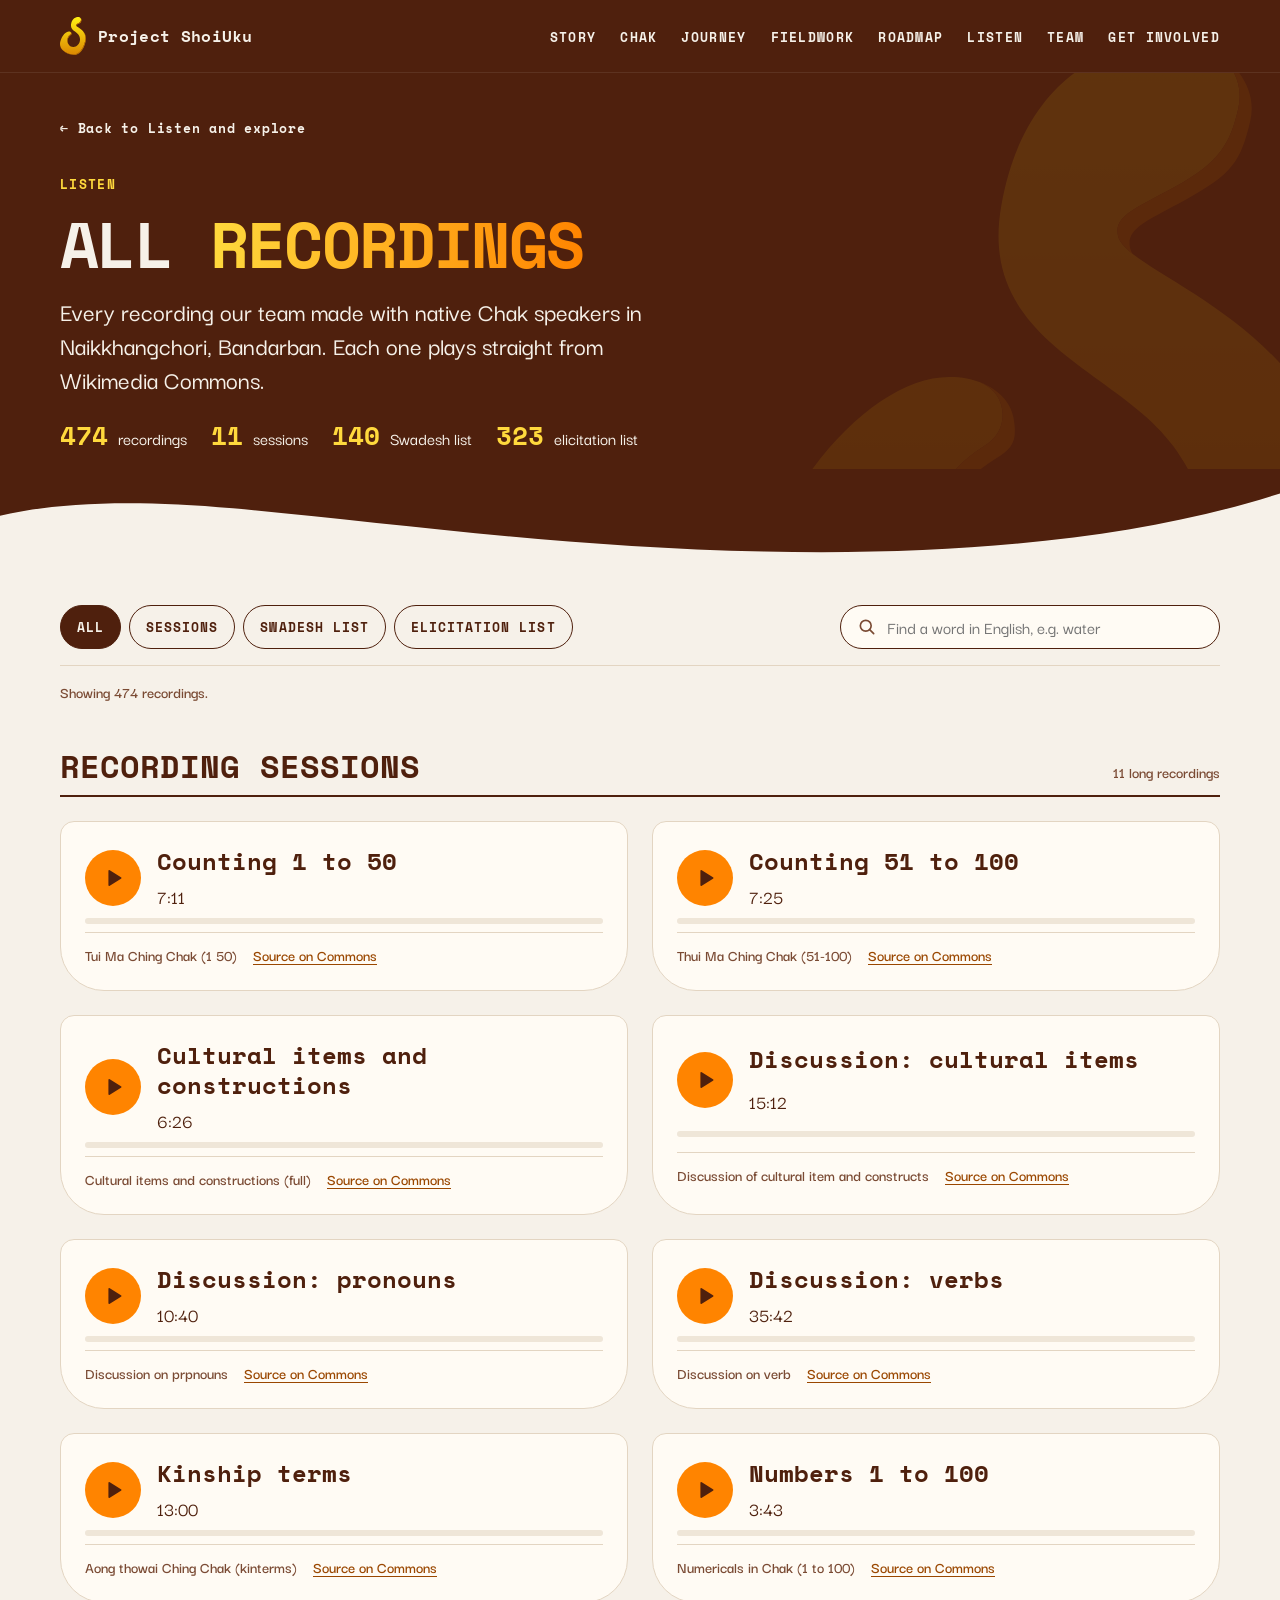
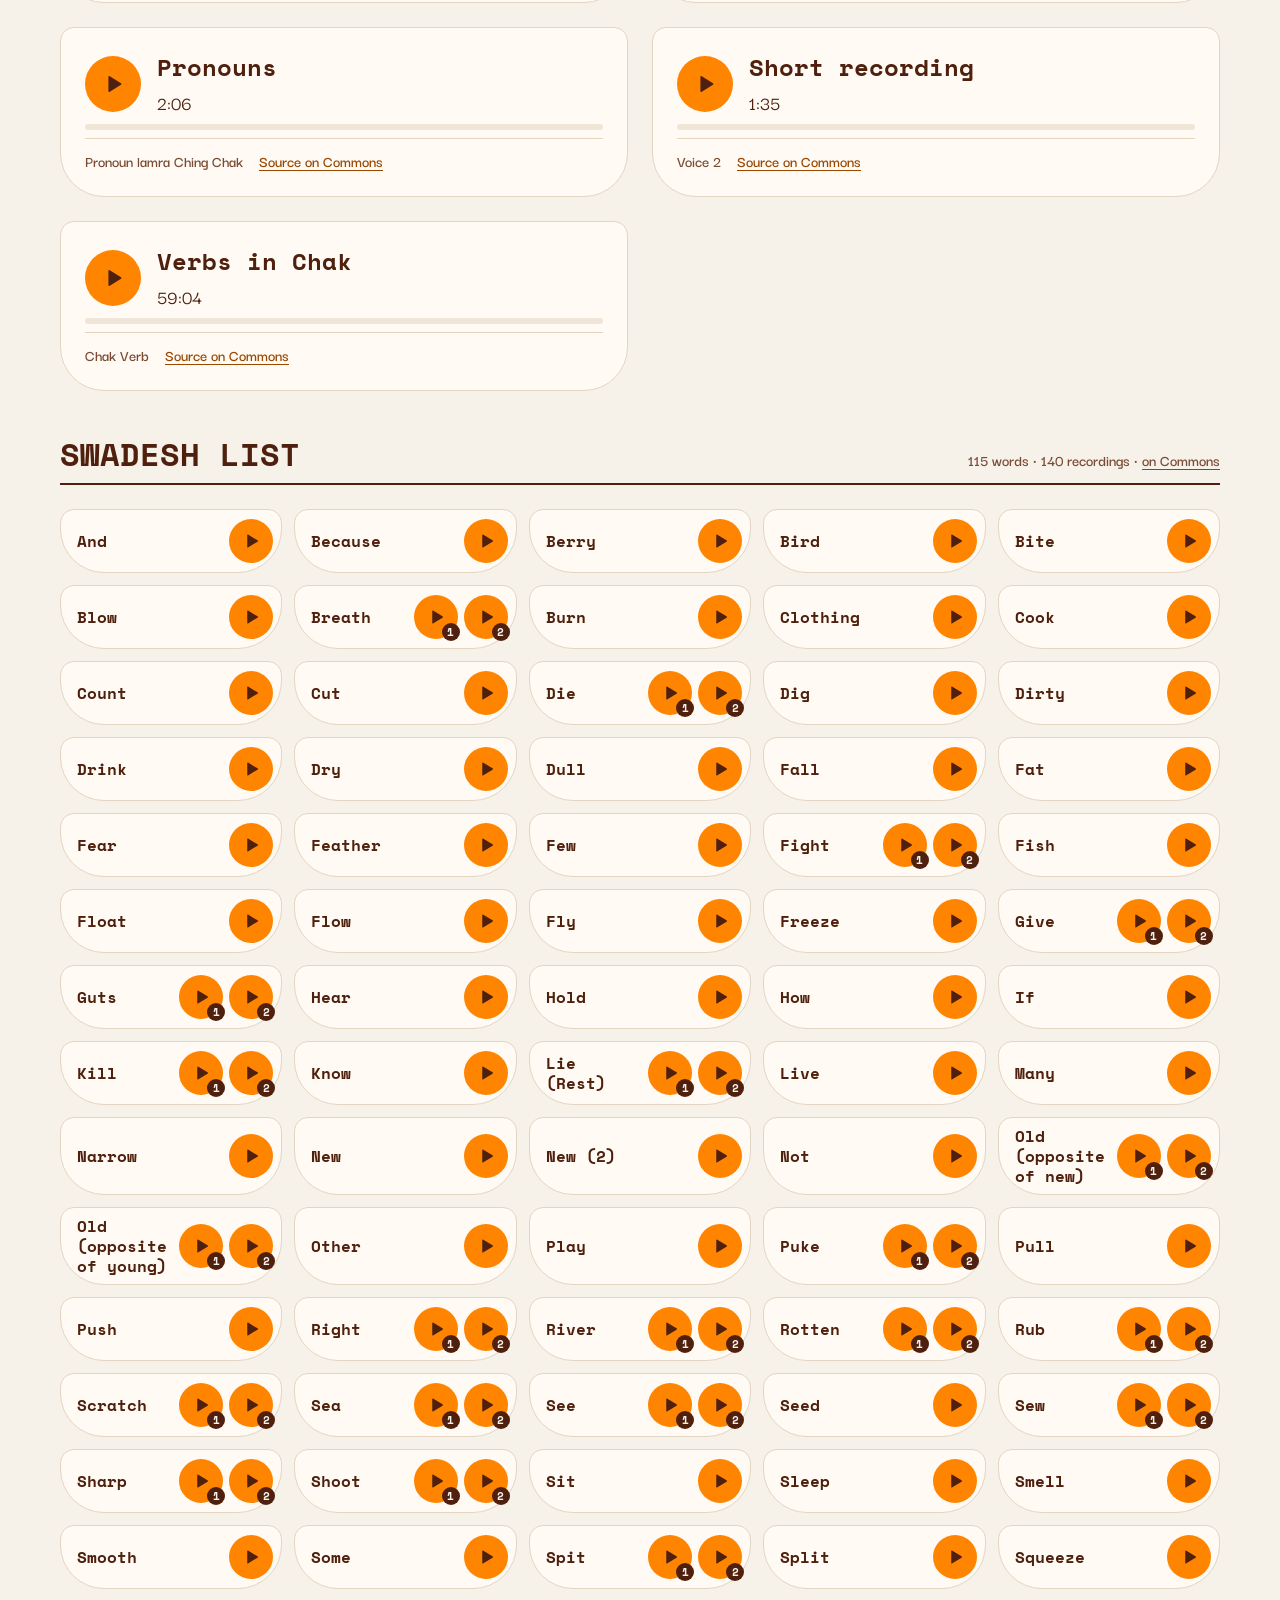
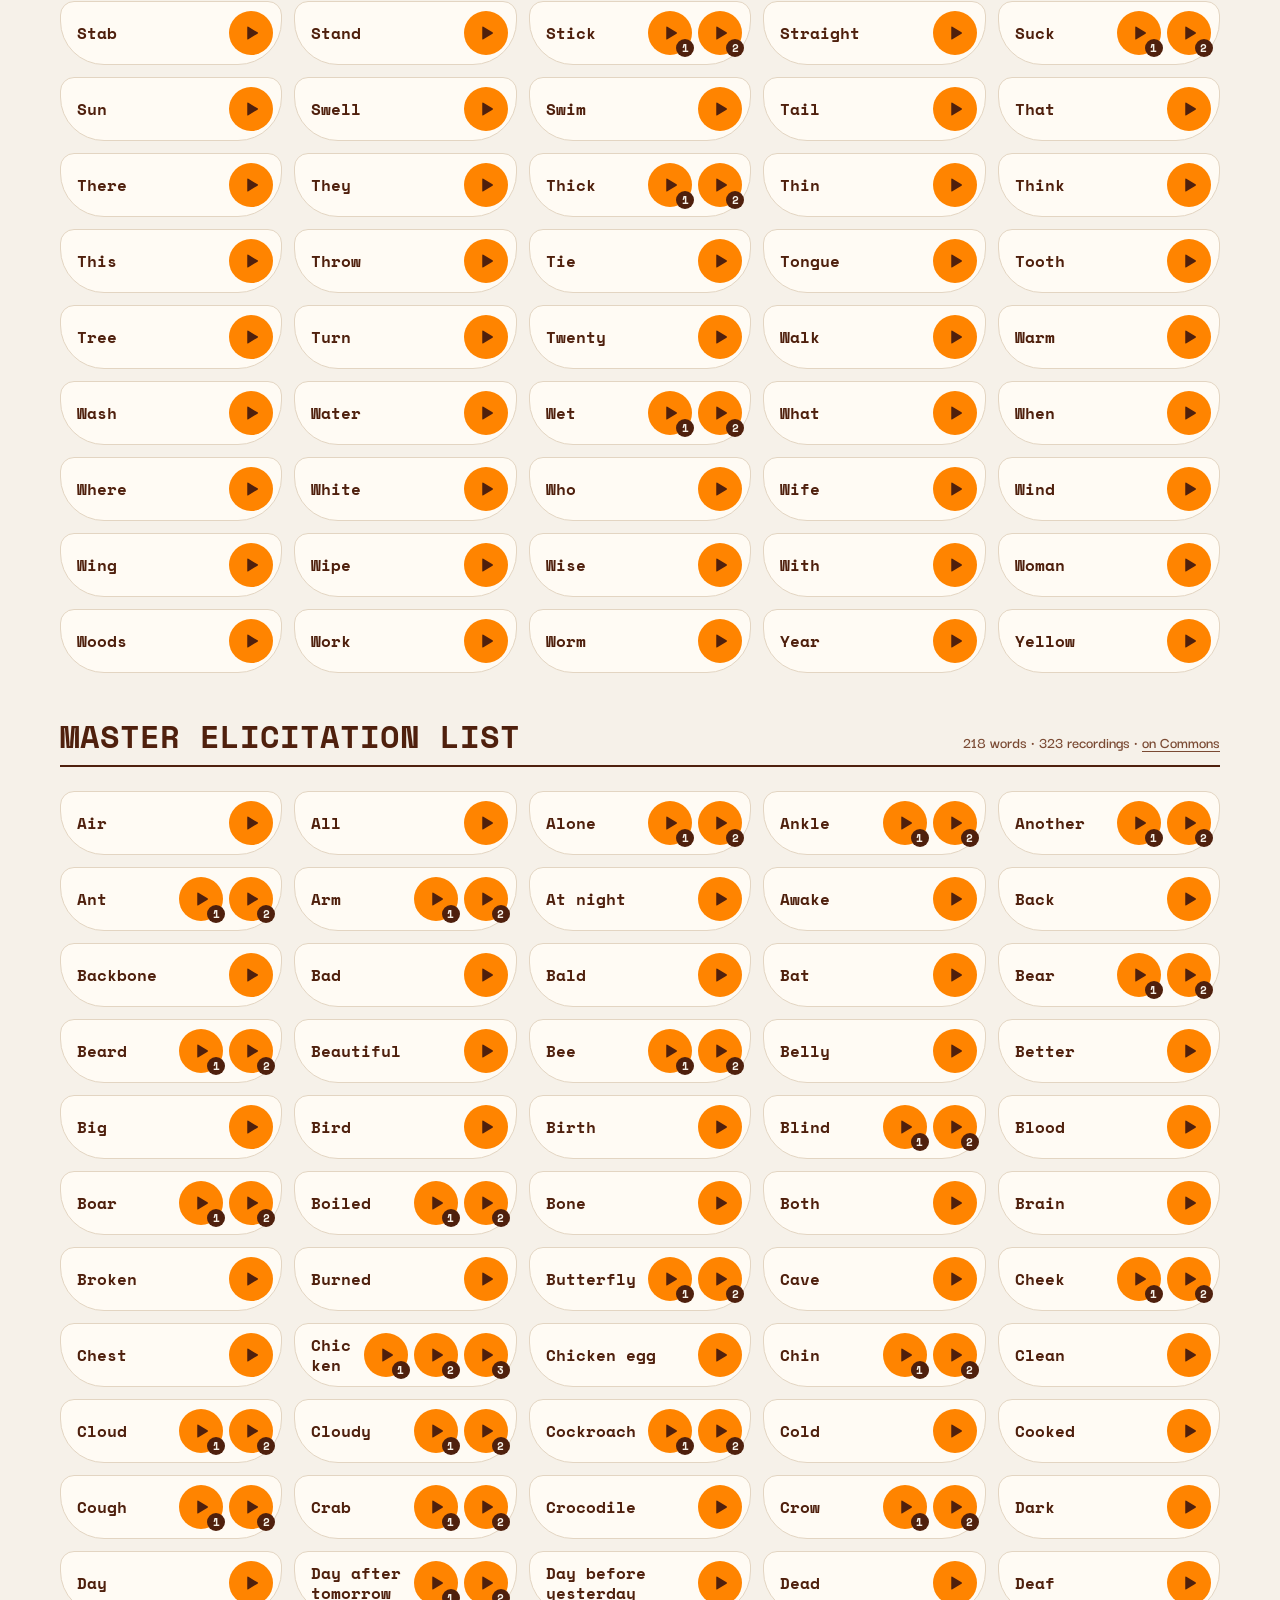
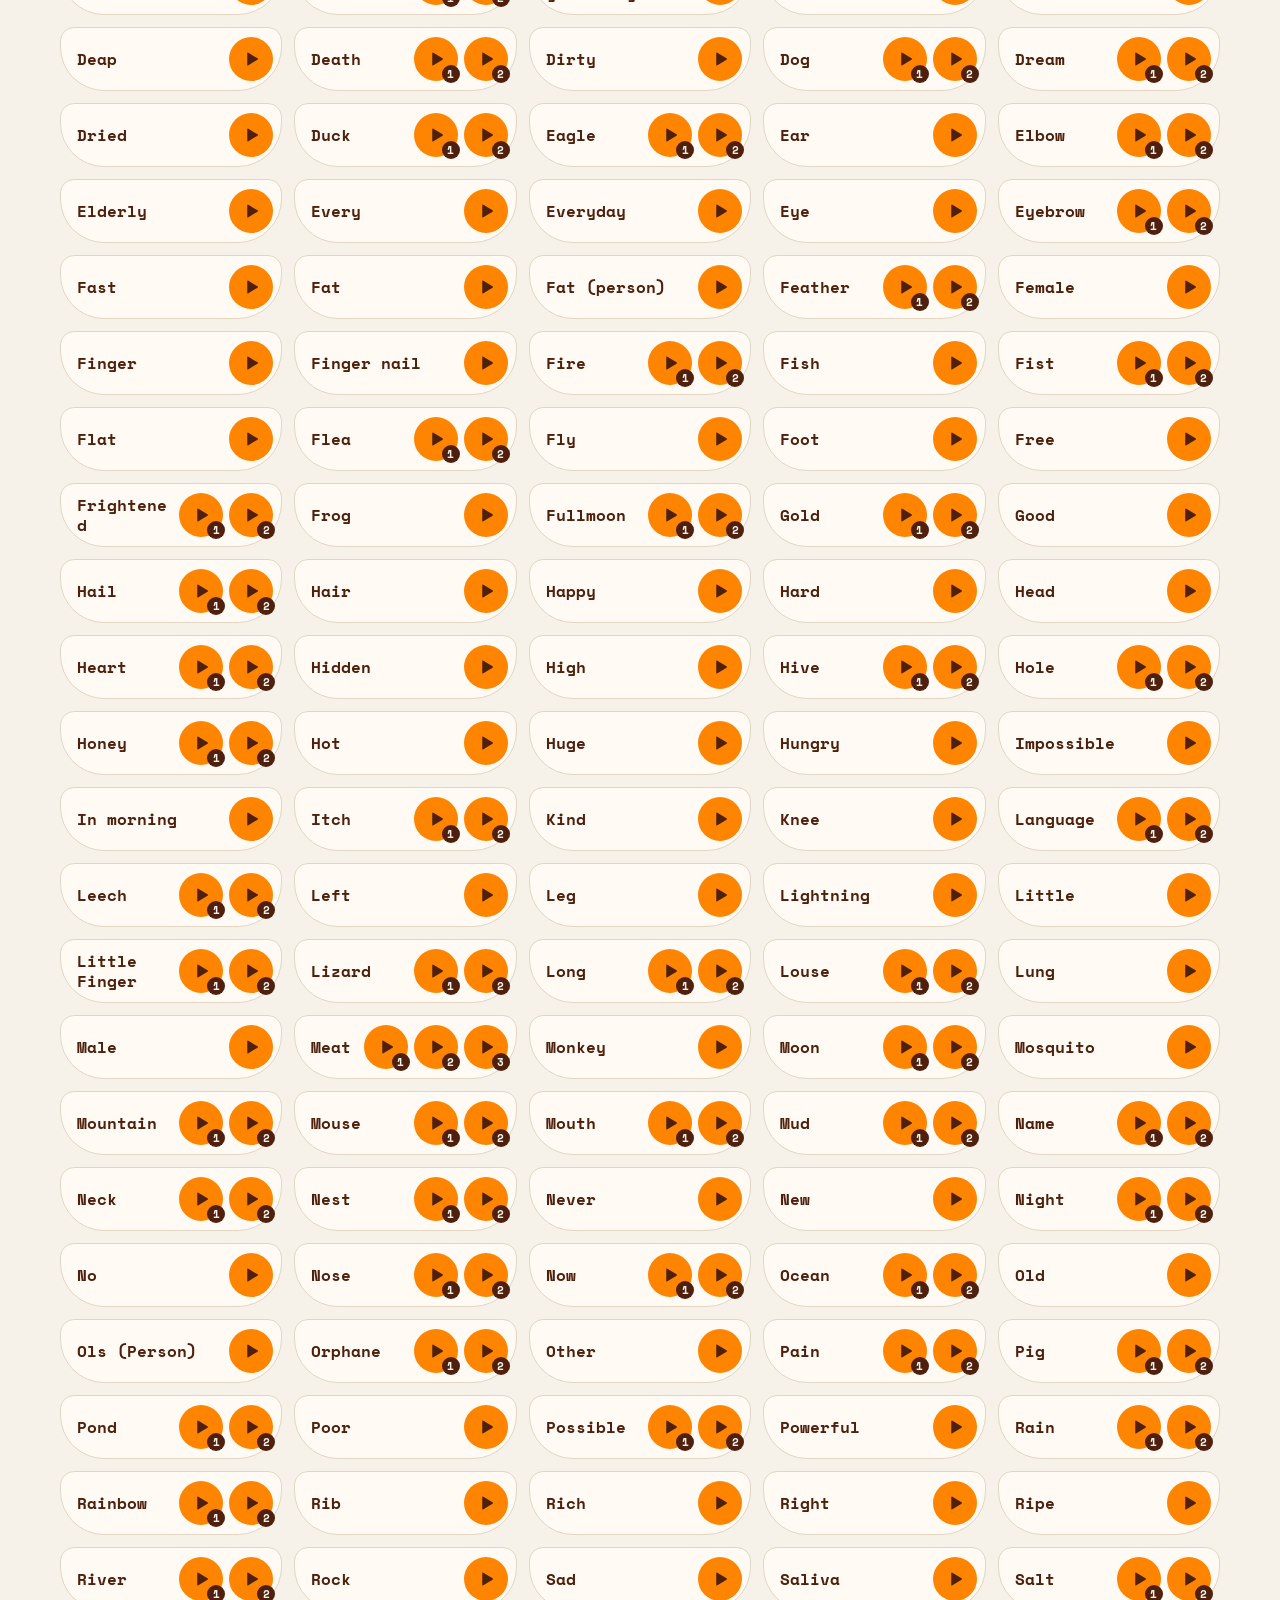
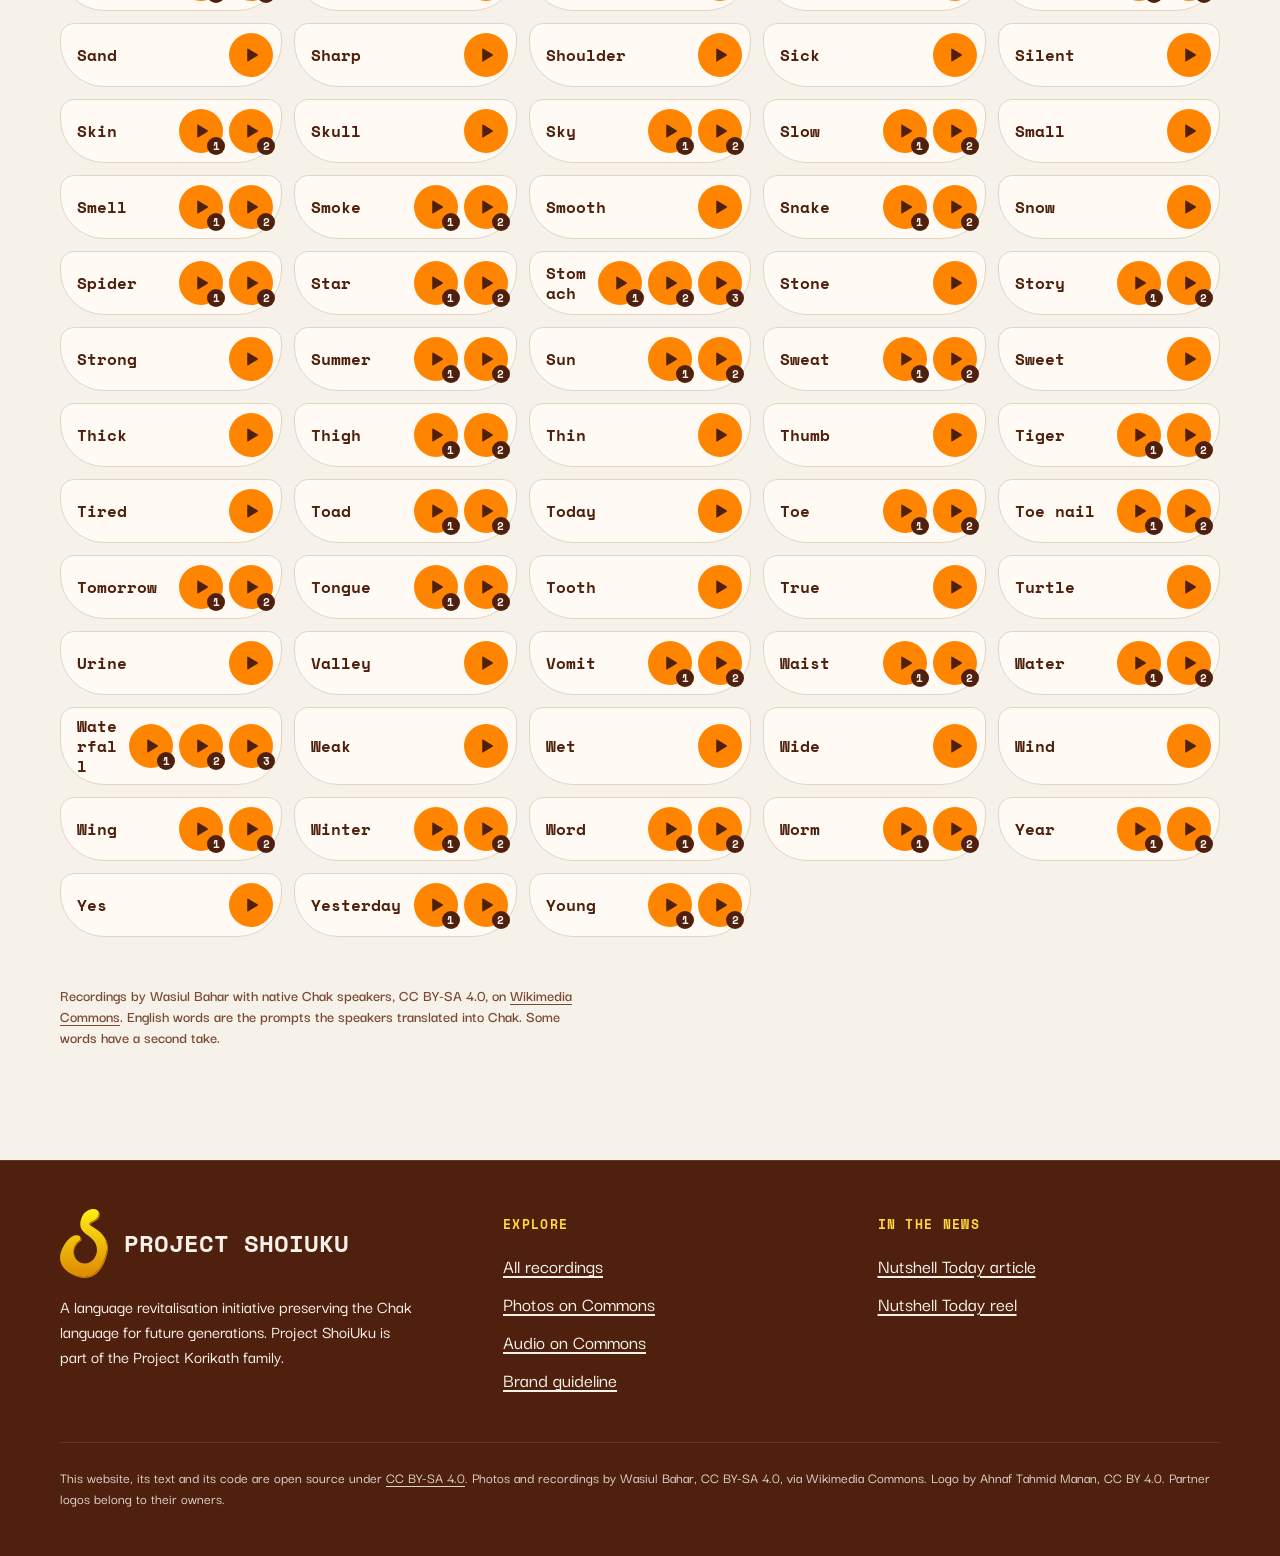
<file: site/recordings.html>
<!doctype html>
<html lang="en">
<head>
<meta charset="utf-8">
<meta name="viewport" content="width=device-width, initial-scale=1, viewport-fit=cover">
<title>All recordings · Project ShoiUku</title>
<meta name="description" content="Every Chak recording made by Project ShoiUku: recording sessions, the Swadesh list and the master elicitation list, playable from Wikimedia Commons.">
<meta name="theme-color" content="#4f200d">
<meta property="og:title" content="All recordings · Project ShoiUku">
<meta property="og:description" content="Hear Chak spoken: 474 recordings of words and sessions with native speakers.">
<meta property="og:type" content="website">
<link rel="license" href="https://creativecommons.org/licenses/by-sa/4.0/">
<link rel="icon" href="assets/img/logo.svg" type="image/svg+xml">
<link rel="preconnect" href="https://fonts.googleapis.com">
<link rel="preconnect" href="https://fonts.gstatic.com" crossorigin>
<link rel="stylesheet" href="https://fonts.googleapis.com/css2?family=Darker+Grotesque:wght@500;600;700&family=Space+Mono:wght@400;700&display=swap">
<link rel="stylesheet" href="assets/css/tokens.css?v=10">
<link rel="stylesheet" href="assets/css/shoiuku.css?v=10">
<link rel="stylesheet" href="assets/css/site.css?v=10">
</head>
<body>
<a class="skip" href="#main">Skip to content</a>

<header class="site-header">
  <div class="wrap">
    <a class="brand" href="index.html"><img src="assets/img/logo.svg" alt="" width="26" height="37"><span>Project ShoiUku</span></a>
    <nav class="nav" aria-label="Main">
      <ul class="nav-links" id="nav-links" hidden>
        <li><a href="index.html#story">Story</a></li>
        <li><a href="index.html#chak">Chak</a></li>
        <li><a href="index.html#journey">Journey</a></li>
        <li><a href="index.html#field">Fieldwork</a></li>
        <li><a href="index.html#roadmap">Roadmap</a></li>
        <li><a href="index.html#listen" aria-current="page">Listen</a></li>
        <li><a href="index.html#team">Team</a></li>
        <li><a href="index.html#involved">Get involved</a></li>
      </ul>
      <button class="icon-btn menu-btn" id="menu-btn" type="button" aria-expanded="false" aria-controls="nav-links" aria-label="Open menu">
        <svg viewBox="0 0 24 24" fill="none" stroke="currentColor" stroke-width="2" stroke-linecap="round" aria-hidden="true"><path d="M4 7h16M4 12h16M4 17h16"/></svg>
      </button>
    </nav>
  </div>
</header>

<main id="main">
  <section class="rec-hero su-band" aria-labelledby="rec-title">
    <img class="hero-watermark" src="assets/img/logo.svg" alt="">
    <div class="wrap">
      <a class="rec-back" href="index.html#listen">← Back to Listen and explore</a>
      <span class="hero-eyebrow">Listen</span>
      <h1 id="rec-title">All <span class="su-gold-text">recordings</span></h1>
      <p class="lead">Every recording our team made with native Chak speakers in Naikkhangchori, Bandarban. Each one plays straight from Wikimedia Commons.</p>
      <ul class="rec-counts" id="rec-counts">
        <li><b>474</b> recordings</li>
        <li><b>11</b> sessions</li>
        <li><b>140</b> Swadesh list</li>
        <li><b>323</b> elicitation list</li>
      </ul>
    </div>
  </section>
  <svg class="su-curve su-curve-brown" viewBox="0 0 1440 120" preserveAspectRatio="none" aria-hidden="true" focusable="false"><path d="M0 0H1440V34C1290 92 1090 118 860 112C628 106 430 72 262 54C150 42 64 46 0 64Z"/></svg>

  <section class="section rec-body" aria-label="Recordings">
    <div class="wrap">
      <div class="rec-tools">
        <div class="rec-tabs" role="tablist" aria-label="Show recordings from">
          <button type="button" role="tab" id="tab-all" aria-selected="true" data-group="all">All</button>
          <button type="button" role="tab" id="tab-sessions" aria-selected="false" data-group="sessions">Sessions</button>
          <button type="button" role="tab" id="tab-swadesh" aria-selected="false" data-group="swadesh">Swadesh list</button>
          <button type="button" role="tab" id="tab-elicitation" aria-selected="false" data-group="elicitation">Elicitation list</button>
        </div>
        <label class="rec-search" for="rec-q">
          <svg viewBox="0 0 24 24" fill="none" stroke="currentColor" stroke-width="2" stroke-linecap="round" aria-hidden="true"><circle cx="10.5" cy="10.5" r="6.5"/><path d="m20 20-4.8-4.8"/></svg>
          <span class="sr-only">Find a word in English</span>
          <input id="rec-q" type="search" placeholder="Find a word in English, e.g. water" autocomplete="off">
        </label>
      </div>
      <p class="caption rec-status" id="rec-status" aria-live="polite">Loading recordings…</p>
      <div id="rec-list"></div>
      <noscript>
        <p class="lead">This list needs JavaScript. You can also browse the recordings on Wikimedia Commons:</p>
        <p><a href="https://commons.wikimedia.org/wiki/Category:Project_Korikath-ShoiUku-Audio">All audio on Commons</a></p>
      </noscript>
      <p class="caption rec-credit">Recordings by Wasiul Bahar with native Chak speakers, CC BY-SA 4.0, on <a href="https://commons.wikimedia.org/wiki/Category:Project_Korikath-ShoiUku-Audio">Wikimedia Commons</a>. English words are the prompts the speakers translated into Chak. Some words have a second take.</p>
    </div>
  </section>
</main>

<footer class="site-footer">
  <div class="wrap">
    <div class="footer-top">
      <div class="footer-brand">
        <div class="footer-name"><img src="assets/img/logo.svg" alt="" width="48" height="68"><span>Project ShoiUku</span></div>
        <p>A language revitalisation initiative preserving the Chak language for future generations. Project ShoiUku is part of the Project Korikath family.</p>
      </div>
      <div>
        <h2>Explore</h2>
        <ul>
          <li><a href="recordings.html">All recordings</a></li>
          <li><a href="https://commons.wikimedia.org/wiki/Category:Project_Korikath-ShoiUku">Photos on Commons</a></li>
          <li><a href="https://commons.wikimedia.org/wiki/Category:Project_Korikath-ShoiUku-Audio">Audio on Commons</a></li>
          <li><a href="https://commons.wikimedia.org/wiki/File:Project_Korikath-ShoiUku_Brand_Guideline.pdf">Brand guideline</a></li>
        </ul>
      </div>
      <div>
        <h2>In the news</h2>
        <ul>
          <li><a href="https://www.nutshelltoday.com/article/chak-language-preservation">Nutshell Today article</a></li>
          <li><a href="https://www.facebook.com/reel/30131448059789075">Nutshell Today reel</a></li>
        </ul>
      </div>
    </div>
    <p class="footer-legal">This website, its text and its code are open source under <a href="https://creativecommons.org/licenses/by-sa/4.0/" rel="license">CC BY-SA 4.0</a>. Photos and recordings by Wasiul Bahar, CC BY-SA 4.0, via Wikimedia Commons. Logo by Ahnaf Tahmid Manan, CC BY 4.0. Partner logos belong to their owners.</p>
  </div>
</footer>

<audio id="rec-player" preload="none"></audio>
<script src="assets/js/site.js?v=10" defer></script>
<script src="assets/js/recordings.js?v=10" defer></script>
</body>
</html>
</file>
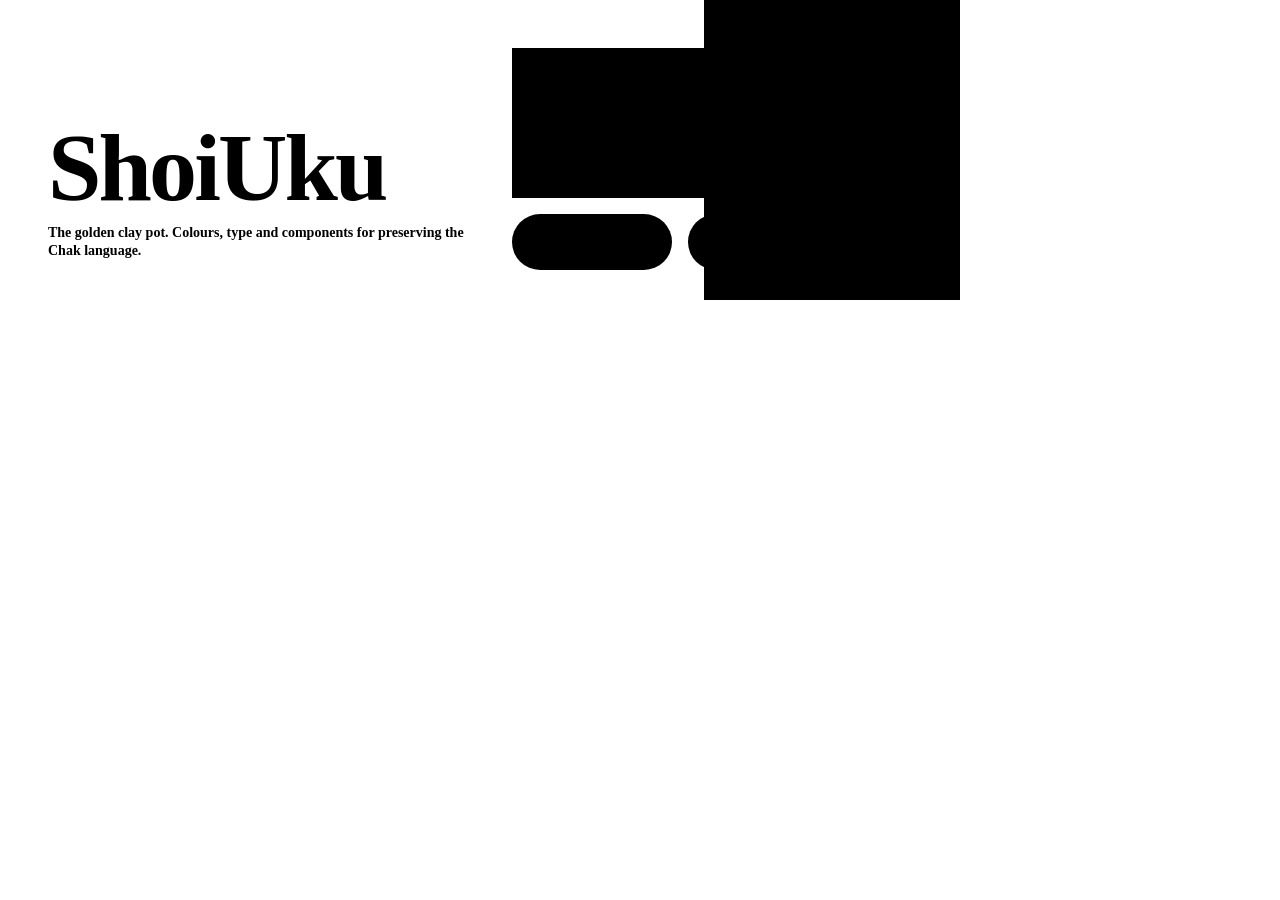
<file: design-system/components/Cover/preview.html>
<!-- @dsCard height=300 -->
<!doctype html>
<html>
<head>
<meta charset="utf-8">
<title>ShoiUku cover</title>
<style>
  html, body { margin: 0; background: var(--surface); }
  .cover { position: relative; width: 960px; height: 300px; overflow: hidden; background: var(--surface); }
  .cover svg { position: absolute; inset: 0; }
  .slab { fill: var(--ink); }
  .orange { fill: var(--orange); }
  .yellow { fill: var(--yellow); }
  .tint { fill: var(--orange-soft); }
  .numeral { fill: var(--orange); font-family: var(--font-display); font-weight: 700; font-size: 280px; }
  .blk { rx: var(--radius-lg); ry: var(--radius-lg); }
  .pill { rx: 28px; ry: 28px; }
  .text { position: absolute; left: 48px; bottom: 40px; max-width: 440px; }
  .name { margin: 0; font-family: var(--font-display); font-weight: 700; font-size: 96px; line-height: .92; letter-spacing: -0.03em; color: var(--ink); }
  .tag { margin: 12px 0 0; font-family: var(--font-body); font-weight: 600; font-size: 14px; line-height: 18px; color: var(--ink-muted); }
</style>
</head>
<body>
<div class="cover">
  <!--
    blocks: ink slab 256x300 (bleeds top/right/bottom, radius-lg corner) · orange 240x150 radius-lg · yellow pill 160x56 (radius-pill = half of 56) · orange-soft disc 56
    arrangement: one tall slab on the right with satellites stacked to its left, the orange block overlapping the slab edge like pots stacked in the ground
    pattern: one oversized Space Mono numeral "0", clipped by the slab — the guideline marks every chapter with a huge faded numeral in its display face
    scales: gaps space-4 (16px), insets space-12 (48px), radii radius-lg (28px) and radius-pill
  -->
  <svg viewBox="0 0 960 300" width="960" height="300" aria-hidden="true">
    <defs><clipPath id="slabclip"><rect x="704" y="-28" width="284" height="356" rx="28" ry="28"></rect></clipPath></defs>
    <rect class="slab blk" x="704" y="-28" width="284" height="356"></rect>
    <text class="numeral" x="844" y="262" text-anchor="middle" clip-path="url(#slabclip)">0</text>
    <rect class="orange blk" x="512" y="48" width="240" height="150"></rect>
    <rect class="yellow pill" x="512" y="214" width="160" height="56"></rect>
    <rect class="tint pill" x="688" y="214" width="56" height="56"></rect>
  </svg>
  <div class="text">
    <h1 class="name">ShoiUku</h1>
    <p class="tag">The golden clay pot. Colours, type and components for preserving the Chak language.</p>
  </div>
</div>
</body>
</html>
</file>
<file: assets/css/tokens.css>
/* ShoiUku — generated from the design system's tokens.json by tools/build-tokens.py. Do not edit by hand. */
:root {
  --surface: #f6f1e9;
  --surface-raised: #fffbf4;
  --surface-sunken: #efe6d8;
  --line: #e3d5c2;
  --ink: #4f200d;
  --ink-muted: #7a4a33;
  --orange: #ff8400;
  --orange-text: #9a4700;
  --orange-soft: #ffe7cc;
  --on-orange: #4f200d;
  --yellow: #ffd93d;
  --brown: #4f200d;
  --cream: #f6f1e9;
  --gold-light: #ffef13;
  --gold-deep: #db8802;
  --gold-shadow: #d18100;
  --teal: #1f5f73;
  --teal-soft: #dceef2;
  --rust: #a1261b;
  --rust-soft: #fbe1dc;
  --link: var(--orange-text);
  --shadow-sm: 0 1px 2px #4f200d14, 0 2px 6px #4f200d0f;
  --shadow-lg: 0 6px 14px #4f200d1a, 0 18px 40px -8px #4f200d33;
  --focus-ring: 0 0 0 2px #f6f1e9, 0 0 0 4px #4f200d;
  --space-1: 4px;
  --space-2: 8px;
  --space-3: 12px;
  --space-4: 16px;
  --space-6: 24px;
  --space-8: 32px;
  --space-12: 48px;
  --space-24: 96px;
  --radius-sm: 8px;
  --radius-md: 16px;
  --radius-lg: 28px;
  --radius-neck: 14px;
  --radius-belly: 44px;
  --radius-belly-lg: 96px;
  --radius-pill: 999px;
  --measure: 65ch;
  --content-max: 1160px;
  --font-display: "Space Mono", ui-monospace, "SFMono-Regular", Menlo, Consolas, monospace;
  --font-body: "Darker Grotesque", "Segoe UI", system-ui, sans-serif;
  color-scheme: light;
}
@media (prefers-color-scheme: dark) {
  :root:not([data-theme="light"]) {
  --surface: #3b1809;
  --surface-raised: #4f200d;
  --surface-sunken: #2e1206;
  --line: #6b3a24;
  --ink: #f6f1e9;
  --ink-muted: #d9c6b3;
  --orange: #ff8400;
  --orange-text: #ff9a2e;
  --orange-soft: #5c2a0e;
  --on-orange: #4f200d;
  --yellow: #ffd93d;
  --brown: #4f200d;
  --cream: #f6f1e9;
  --gold-light: #ffef13;
  --gold-deep: #db8802;
  --gold-shadow: #d18100;
  --teal: #7dc4d6;
  --teal-soft: #1e3238;
  --rust: #ff9a8a;
  --rust-soft: #4a1a12;
  --link: var(--orange-text);
  --shadow-sm: 0 1px 3px #000000a6;
  --shadow-lg: 0 18px 40px -8px #000000cc;
  --focus-ring: 0 0 0 2px #3b1809, 0 0 0 4px #ffd93d;
    color-scheme: dark;
  }
}
:root[data-theme="dark"] {
  --surface: #3b1809;
  --surface-raised: #4f200d;
  --surface-sunken: #2e1206;
  --line: #6b3a24;
  --ink: #f6f1e9;
  --ink-muted: #d9c6b3;
  --orange: #ff8400;
  --orange-text: #ff9a2e;
  --orange-soft: #5c2a0e;
  --on-orange: #4f200d;
  --yellow: #ffd93d;
  --brown: #4f200d;
  --cream: #f6f1e9;
  --gold-light: #ffef13;
  --gold-deep: #db8802;
  --gold-shadow: #d18100;
  --teal: #7dc4d6;
  --teal-soft: #1e3238;
  --rust: #ff9a8a;
  --rust-soft: #4a1a12;
  --link: var(--orange-text);
  --shadow-sm: 0 1px 3px #000000a6;
  --shadow-lg: 0 18px 40px -8px #000000cc;
  --focus-ring: 0 0 0 2px #3b1809, 0 0 0 4px #ffd93d;
  color-scheme: dark;
}
</file>
<file: assets/css/shoiuku.css>
/* ShoiUku components — copied from the design system (components/bundle.css). */

/* ShoiUku components. Every colour, space and radius comes from tokens.json. */
/* The logo's language: a pot (narrow neck, round belly), a flowing hook stroke with round ends. */
:root {
  --su-pot: var(--radius-neck) var(--radius-neck) var(--radius-belly) var(--radius-belly);
  --su-pot-lg: var(--radius-neck) var(--radius-neck) var(--radius-belly-lg) var(--radius-belly-lg);
  --su-hook: url("data:image/svg+xml,%3Csvg xmlns='http://www.w3.org/2000/svg' viewBox='0 0 260 36' preserveAspectRatio='none'%3E%3Cpath d='M9 27C52 8 112 4 162 16c38 9 68 10 89-7' fill='none' stroke='black' stroke-width='15' stroke-linecap='round'/%3E%3C/svg%3E");
}

body { margin: 0; font-family: var(--font-body); font-size: 20px; line-height: 30px; font-weight: 500; background: var(--surface); color: var(--ink); -webkit-font-smoothing: antialiased; }
.su-pad { padding: var(--space-6); }
.su-row { display: flex; flex-wrap: wrap; gap: var(--space-3); align-items: center; }
.su-stack { display: grid; gap: var(--space-4); }
.su-grid { display: grid; gap: var(--space-6); grid-template-columns: repeat(auto-fit, minmax(220px, 1fr)); }
.su-band { background: var(--brown); color: var(--cream); }
.su-gold-text { background: linear-gradient(90deg, var(--yellow), var(--orange)); -webkit-background-clip: text; background-clip: text; color: transparent; }

/* Button */
.su-btn { display: inline-flex; align-items: center; justify-content: center; gap: var(--space-2); font-family: var(--font-display); font-weight: 700; font-size: 13px; line-height: 16px; letter-spacing: 0.1em; text-transform: uppercase; text-decoration: none; min-height: 44px; padding: 0 var(--space-6); border-radius: var(--radius-pill); border: 2px solid transparent; cursor: pointer; transition: transform .15s ease, background-color .15s ease; }
.su-btn:hover { transform: translateY(-1px); }
.su-btn:active { transform: translateY(0); }
.su-btn:focus-visible { outline: 2px solid transparent; box-shadow: var(--focus-ring); }
.su-btn-lg { min-height: 52px; padding: 0 var(--space-8); font-size: 14px; }
.su-btn-primary { background: var(--orange); color: var(--on-orange); }
.su-btn-primary:hover { background: var(--yellow); }
.su-btn-secondary { background: transparent; color: var(--ink); border-color: var(--ink); }
.su-btn-secondary:hover { background: var(--surface-sunken); }
.su-btn-quiet { background: transparent; color: var(--orange-text); padding: 0 var(--space-2); text-decoration: underline; text-underline-offset: 4px; }
.su-band .su-btn-secondary { color: var(--cream); border-color: var(--cream); }
.su-band .su-btn-secondary:hover { background: transparent; color: var(--yellow); border-color: var(--yellow); }
@media (prefers-reduced-motion: reduce) { .su-btn { transition: none; } .su-btn:hover { transform: none; } }

/* StatusBadge */
.su-badge { display: inline-flex; align-items: center; gap: 6px; font-family: var(--font-display); font-weight: 700; font-size: 12px; line-height: 16px; letter-spacing: 0.08em; text-transform: uppercase; padding: 4px 10px; border-radius: var(--radius-pill); white-space: nowrap; }
.su-badge::before { content: ""; width: 8px; height: 8px; border-radius: 50%; background: currentColor; }
.su-badge-done { background: var(--teal-soft); color: var(--teal); }
.su-badge-progress { background: var(--orange-soft); color: var(--orange-text); }
.su-badge-blocked { background: var(--rust-soft); color: var(--rust); }
.su-badge-planned { background: transparent; color: var(--ink-muted); box-shadow: inset 0 0 0 1.5px var(--ink-muted); }
.su-badge-planned::before { background: transparent; box-shadow: inset 0 0 0 1.5px currentColor; }

/* SectionHeader */
.su-sh { position: relative; display: grid; gap: var(--space-3); max-width: 760px; }
.su-sh-center { margin-inline: auto; text-align: center; justify-items: center; }
.su-sh-eyebrow { font-family: var(--font-display); font-weight: 700; font-size: 13px; line-height: 16px; letter-spacing: 0.1em; text-transform: uppercase; color: var(--orange-text); }
.su-sh-title { margin: 0; font-family: var(--font-display); font-weight: 700; font-size: clamp(30px, 5vw, 44px); line-height: 1.12; letter-spacing: -0.015em; text-transform: uppercase; text-wrap: balance; color: var(--ink); }
.su-sh-intro { margin: 0; font-size: 24px; line-height: 32px; color: var(--ink-muted); max-width: var(--measure); }
.su-sh-numeral { position: absolute; z-index: -1; top: -0.28em; right: 0; font-family: var(--font-display); font-weight: 400; font-size: 180px; line-height: 1; color: var(--orange); opacity: 0.22; pointer-events: none; user-select: none; }
.su-sh { isolation: isolate; }
.su-band .su-sh-title { color: var(--cream); }
.su-band .su-sh-eyebrow { color: var(--yellow); }
.su-band .su-sh-intro { color: var(--cream); }
.su-band .su-sh-numeral { color: var(--cream); opacity: 0.12; }

/* Stat */
.su-stat { display: grid; gap: var(--space-2); }
.su-stat::before { content: ""; display: block; width: 96px; height: 14px; background: var(--orange); -webkit-mask: var(--su-hook) no-repeat 0 0 / contain; mask: var(--su-hook) no-repeat 0 0 / contain; }
.su-stat-value { font-family: var(--font-display); font-weight: 700; font-size: 56px; line-height: 1; letter-spacing: -0.03em; color: var(--ink); font-variant-numeric: tabular-nums; }
.su-stat-unit { font-size: 0.4em; letter-spacing: 0; margin-left: 4px; color: var(--orange-text); }
.su-stat-label { font-size: 18px; line-height: 24px; color: var(--ink-muted); }
.su-band .su-stat-value { color: var(--cream); }
.su-band .su-stat-unit { color: var(--yellow); }
.su-band .su-stat-label { color: var(--cream); }

/* WordCard */
.su-word { display: grid; grid-template-columns: auto 1fr; gap: var(--space-2) var(--space-4); align-items: center; padding: var(--space-6); background: var(--surface-raised); border: 1px solid var(--line); border-radius: var(--su-pot); min-width: 0; }
.su-word.is-playing { background: var(--orange-soft); border-color: var(--orange); box-shadow: var(--shadow-lg); }
.su-word-play { grid-row: span 2; width: 56px; height: 56px; border-radius: var(--radius-pill); border: 0; background: var(--orange); color: var(--on-orange); display: grid; place-items: center; cursor: pointer; }
.su-word-play:focus-visible { outline: 2px solid transparent; box-shadow: var(--focus-ring); }
.su-word-play svg { width: 22px; height: 22px; fill: currentColor; }
.su-word-head { display: flex; flex-wrap: wrap; align-items: baseline; gap: var(--space-2) var(--space-3); min-width: 0; }
.su-word-roman { font-family: var(--font-display); font-weight: 700; font-size: 30px; line-height: 36px; color: var(--ink); overflow-wrap: anywhere; }
.su-word-ipa { font-family: var(--font-display); font-size: 15px; color: var(--ink-muted); }
.su-word-gloss { font-size: 20px; line-height: 26px; color: var(--ink); }
.su-word-meta { grid-column: 1 / -1; display: flex; flex-wrap: wrap; gap: var(--space-2) var(--space-4); font-size: 16px; line-height: 21px; font-weight: 600; color: var(--ink-muted); padding-top: var(--space-3); border-top: 1px solid var(--line); }
.su-word-script { grid-column: 1 / -1; font-size: 16px; color: var(--ink-muted); }

/* Timeline */
.su-tl { list-style: none; margin: 0; padding: 0; display: grid; gap: 0; }
.su-tl-item { position: relative; display: grid; grid-template-columns: 28px 1fr; gap: var(--space-4); padding-bottom: var(--space-8); }
.su-tl-item::before { content: ""; position: absolute; left: 13px; top: 28px; bottom: 0; width: 2px; background: var(--line); }
.su-tl-item:last-child { padding-bottom: 0; }
.su-tl-item:last-child::before { display: none; }
.su-tl-dot { width: 28px; height: 28px; border-radius: 50%; background: var(--surface); box-shadow: inset 0 0 0 4px var(--orange); }
.su-tl-milestone .su-tl-dot { background: var(--orange); }
.su-tl-discovery .su-tl-dot { background: var(--yellow); box-shadow: inset 0 0 0 4px var(--orange); }
.su-tl-blocker .su-tl-dot { box-shadow: inset 0 0 0 4px var(--rust); }
.su-tl-body { display: grid; gap: var(--space-2); min-width: 0; padding-top: 2px; }
.su-tl-when { font-family: var(--font-display); font-weight: 700; font-size: 13px; letter-spacing: 0.1em; text-transform: uppercase; color: var(--orange-text); }
.su-tl-blocker .su-tl-when { color: var(--rust); }
.su-tl-title { margin: 0; font-family: var(--font-display); font-weight: 700; font-size: 22px; line-height: 28px; text-transform: uppercase; color: var(--ink); }
.su-tl-text { margin: 0; font-size: 19px; line-height: 27px; color: var(--ink-muted); max-width: var(--measure); }

/* RoadmapCard */
.su-rm { display: grid; align-content: start; gap: var(--space-3); padding: var(--space-6); background: var(--surface-raised); border: 1px solid var(--line); border-radius: var(--su-pot); min-width: 0; }
.su-rm-top { display: flex; justify-content: space-between; align-items: flex-start; gap: var(--space-3); flex-wrap: wrap; }
.su-rm-title { margin: 0; font-family: var(--font-display); font-weight: 700; font-size: 19px; line-height: 24px; text-transform: uppercase; color: var(--ink); }
.su-rm-text { margin: 0; font-size: 18px; line-height: 25px; color: var(--ink-muted); }
.su-rm-blocked { border-style: dashed; border-color: var(--rust); }

/* PressCard */
.su-press { display: grid; gap: var(--space-3); padding: var(--space-6); background: var(--surface-raised); border: 1px solid var(--line); border-radius: var(--su-pot); color: inherit; text-decoration: none; min-width: 0; transition: border-color .15s ease; }
a.su-press:hover { border-color: var(--orange); }
a.su-press:focus-visible { outline: 2px solid transparent; box-shadow: var(--focus-ring); }
.su-press-outlet { font-family: var(--font-display); font-weight: 700; font-size: 13px; letter-spacing: 0.1em; text-transform: uppercase; color: var(--orange-text); }
.su-press-title { margin: 0; font-family: var(--font-display); font-weight: 700; font-size: 22px; line-height: 28px; color: var(--ink); text-wrap: balance; }
.su-press-quote { margin: 0; font-size: 20px; line-height: 28px; color: var(--ink); }
.su-press-meta { font-size: 16px; font-weight: 600; color: var(--ink-muted); }
.su-press-cta { font-family: var(--font-display); font-weight: 700; font-size: 13px; letter-spacing: 0.1em; text-transform: uppercase; color: var(--link); text-decoration: underline; text-underline-offset: 4px; }
.su-press-media { aspect-ratio: 9 / 16; max-width: 100%; width: 100%; border-radius: var(--su-pot-lg); overflow: hidden; background: var(--surface-sunken); display: grid; place-items: center; text-align: center; padding: var(--space-6); box-sizing: border-box; color: var(--ink-muted); font-size: 18px; }
.su-press-reel { grid-template-columns: minmax(0, 240px) 1fr; align-items: start; gap: var(--space-6); }
.su-press-reel .su-press-body { display: grid; gap: var(--space-3); min-width: 0; }
@media (max-width: 560px) { .su-press-reel { grid-template-columns: 1fr; } }

/* Notice */
.su-note { display: grid; gap: var(--space-2); padding: var(--space-6); border-radius: var(--su-pot); background: var(--surface-sunken); color: var(--ink); max-width: 720px; }
.su-note-ask { background: var(--orange-soft); }
.su-note-title { margin: 0; font-family: var(--font-display); font-weight: 700; font-size: 17px; line-height: 22px; text-transform: uppercase; letter-spacing: 0.02em; }
.su-note-body { font-size: 18px; line-height: 26px; }
.su-note-body p { margin: 0 0 var(--space-2); }
.su-note-body p:last-child { margin-bottom: 0; }
.su-note-action { margin-top: var(--space-2); }

/* Hook: the logo's top stroke as an underline or rule */
.su-hook { display: block; width: 120px; height: 15px; background: var(--orange); -webkit-mask: var(--su-hook) no-repeat 0 0 / contain; mask: var(--su-hook) no-repeat 0 0 / contain; }
.su-hook-under { position: relative; display: inline-block; padding-bottom: 0.18em; }
.su-hook-under::after { content: ""; position: absolute; left: 0; right: 0; bottom: -0.12em; height: 0.3em; background: var(--orange); -webkit-mask: var(--su-hook) no-repeat 0 0 / 100% 100%; mask: var(--su-hook) no-repeat 0 0 / 100% 100%; }
.su-pot { border-radius: var(--su-pot); }
.su-pot-lg { border-radius: var(--su-pot-lg); overflow: hidden; }

/* PotCurve: the logo's bowl as a section edge */
.su-curve { display: block; margin-top: -1px; width: 100%; height: clamp(40px, 7vw, 110px); }
.su-curve path { fill: currentColor; }
.su-curve-flip { transform: scaleY(-1); }
.su-curve-brown { color: var(--brown); }
.su-curve-surface { color: var(--surface); }
.su-curve-sunken { color: var(--surface-sunken); }
.su-curve-orange { color: var(--orange); }
</file>
<file: assets/css/site.css>
/* ShoiUku website — page layout. Components and tokens come from tokens.css and shoiuku.css. */

*, *::before, *::after { box-sizing: border-box; }
html { scroll-behavior: smooth; scroll-padding-top: 88px; -webkit-text-size-adjust: 100%; }
@media (prefers-reduced-motion: reduce) { html { scroll-behavior: auto; } }
body { margin: 0; overflow-x: hidden; }
img { max-width: 100%; display: block; }
a { color: var(--link); text-underline-offset: 3px; }
:focus-visible { outline: 2px solid transparent; box-shadow: var(--focus-ring); border-radius: 4px; }
.skip { position: absolute; left: 16px; top: -60px; z-index: 50; background: var(--orange); color: var(--on-orange); padding: 10px 16px; border-radius: var(--radius-pill); font-family: var(--font-display); font-weight: 700; text-decoration: none; }
.skip:focus { top: 12px; }
.sr-only { position: absolute; width: 1px; height: 1px; overflow: hidden; clip: rect(0 0 0 0); white-space: nowrap; }

.wrap { width: 100%; max-width: calc(var(--content-max) + 2 * var(--space-12)); margin-inline: auto; padding-left: max(var(--space-12), env(safe-area-inset-left, 0px)); padding-right: max(var(--space-12), env(safe-area-inset-right, 0px)); }
@media (max-width: 720px) { .wrap { padding-left: max(var(--space-4), env(safe-area-inset-left, 0px)); padding-right: max(var(--space-4), env(safe-area-inset-right, 0px)); } }
.section { padding-block: var(--space-24); position: relative; }
@media (max-width: 720px) { .section { padding-block: 64px; } }
.section-sunken { background: var(--surface-sunken); }
.section > .wrap > .su-sh { margin-bottom: var(--space-12); }
.prose { max-width: var(--measure); }
.prose p { margin: 0 0 var(--space-4); }
.prose p:last-child { margin-bottom: 0; }
.lead { font-size: 26px; line-height: 34px; }
@media (max-width: 720px) { .lead { font-size: 22px; line-height: 30px; } }
.caption { font-size: 16px; line-height: 21px; font-weight: 600; color: var(--ink-muted); }
.caption a { color: inherit; }
.todo { border: 2px dashed var(--orange); border-radius: var(--radius-sm); padding: 2px 8px; }

/* Header */
body::before { content: ""; position: fixed; inset: 0 0 auto; height: env(safe-area-inset-top, 0px); z-index: 30; background: var(--brown); }
.site-header { position: sticky; top: env(safe-area-inset-top, 0px); z-index: 20; background: var(--brown); color: var(--cream); border-bottom: 1px solid #ffffff14; }
.site-header .wrap { display: flex; align-items: center; justify-content: space-between; gap: var(--space-4); min-height: 72px; }
.brand { display: inline-flex; align-items: center; gap: var(--space-3); color: var(--cream); text-decoration: none; font-family: var(--font-display); font-weight: 700; font-size: 16px; letter-spacing: 0.02em; }
.brand img { width: 26px; height: auto; }
.nav { display: flex; align-items: center; gap: var(--space-6); }
.nav-links { display: flex; gap: var(--space-6); list-style: none; margin: 0; padding: 0; }
.nav-links a { color: var(--cream); text-decoration: none; font-family: var(--font-display); font-weight: 700; font-size: 13px; letter-spacing: 0.1em; text-transform: uppercase; padding: 6px 0; border-bottom: 2px solid transparent; }
.nav-links a:hover { color: var(--yellow); border-bottom-color: var(--yellow); }
.icon-btn { display: inline-grid; place-items: center; width: 44px; height: 44px; border-radius: var(--radius-pill); border: 1.5px solid #ffffff40; background: transparent; color: var(--cream); cursor: pointer; }
.icon-btn:hover { border-color: var(--yellow); color: var(--yellow); }
.icon-btn svg { width: 20px; height: 20px; }
.menu-btn { display: none; }
@media (max-width: 1080px) {
  .menu-btn { display: inline-grid; }
  .nav-links { position: absolute; top: 100%; left: 0; right: 0; flex-direction: column; gap: 0; background: var(--brown); padding: var(--space-2) max(var(--space-4), env(safe-area-inset-left, 0px)) var(--space-6); border-bottom: 1px solid #ffffff14; }
  .nav-links a { display: block; padding: 14px 0; font-size: 15px; }
  .nav-links[hidden] { display: none !important; }
}
@media (min-width: 1081px) { .nav-links[hidden] { display: flex !important; } }

/* Hero */
.hero { position: relative; overflow: hidden; background: var(--brown); color: var(--cream); padding-block: 28px 8px; isolation: isolate; }
/* header 72 + padding 36 + caption 33 + curve: the photo takes what is left of the screen */
.hero { --hero-photo-h: clamp(300px, calc(100svh - 72px - 60px - 33px - clamp(40px, 7vw, 110px)), 600px); }
.hero-watermark { position: absolute; z-index: -1; right: -6%; top: -8%; width: min(620px, 70vw); opacity: 0.09; pointer-events: none; }
.hero-grid { display: grid; grid-template-columns: minmax(0, 1fr) auto; gap: var(--space-12); align-items: center; }
.hero-eyebrow { font-family: var(--font-display); font-weight: 700; font-size: 13px; letter-spacing: 0.1em; text-transform: uppercase; color: var(--yellow); }
.hero h1 { margin: var(--space-3) 0 var(--space-4); font-family: var(--font-display); font-weight: 700; font-size: clamp(38px, min(5.2vw, 8.5svh), 72px); line-height: 1.02; letter-spacing: -0.025em; text-transform: uppercase; text-wrap: balance; }
.hero .lead { margin: 0 0 var(--space-6); max-width: 36ch; color: var(--cream); }
.hero-actions { display: flex; flex-wrap: wrap; gap: var(--space-3); }
.hero .hero-family { margin: calc(-1 * var(--space-3)) 0 var(--space-6); font-size: 18px; color: var(--cream); opacity: .85; }
.hero .hero-family strong { color: var(--yellow); font-weight: 700; }
.hero-pot { position: relative; margin: 0; justify-self: end; }
.hero-pot img.photo { height: var(--hero-photo-h); width: auto; aspect-ratio: 2 / 3; object-fit: cover; border-radius: var(--su-pot-lg); box-shadow: var(--shadow-lg); background: #ffffff10; }
.hero-pot figcaption { margin-top: var(--space-3); color: var(--cream); opacity: .8; font-size: 15px; font-weight: 600; }
.hero-pot figcaption a { color: inherit; }
.hero-mark { position: absolute; left: -34px; bottom: 56px; width: 84px; padding: 16px 18px; border-radius: var(--su-pot); background: var(--brown); box-shadow: var(--shadow-lg); }
@media (max-width: 860px) {
  .hero { padding-block: 40px 16px; }
  .hero-grid { grid-template-columns: 1fr; }
  .hero-pot { justify-self: start; width: min(100%, 380px); }
  .hero-pot img.photo { width: 100%; height: auto; }
  .hero-mark { left: auto; right: 16px; bottom: 56px; width: 76px; }
}

/* Stats */
.stats { display: grid; grid-template-columns: repeat(3, minmax(0, 1fr)); gap: var(--space-12) var(--space-8); }
@media (max-width: 720px) { .su-stat-value { font-size: 46px; } }
@media (max-width: 520px) { .stats { grid-template-columns: repeat(2, minmax(0, 1fr)); } .su-stat-value { font-size: 44px; } }
.stats-note { margin-top: var(--space-8); }

/* Two-column split */
.split { display: grid; grid-template-columns: minmax(0, 1fr) minmax(0, 1fr); gap: var(--space-12); align-items: start; }
.split-wide { grid-template-columns: minmax(0, 1.3fr) minmax(0, 1fr); }
.split-center { align-items: center; }
@media (max-width: 860px) { .split, .split-wide { grid-template-columns: 1fr; } }
.photo-frame { margin: 0; }
.photo-frame img { width: 100%; height: auto; aspect-ratio: 3 / 2; object-fit: cover; border-radius: var(--su-pot-lg); background: var(--surface-sunken); }
.photo-frame figcaption { margin-top: var(--space-3); }

/* Logo meaning */
.meaning { list-style: none; margin: var(--space-8) 0 0; padding: 0; display: grid; gap: var(--space-4); }
.meaning li { display: grid; grid-template-columns: 60px 1fr; gap: var(--space-4); align-items: start; }
.meaning-mark { width: 60px; height: 64px; display: grid; place-items: center; border-radius: 22px 22px 30px 30px; background: var(--orange-soft); color: var(--orange-text); font-family: var(--font-display); font-weight: 700; font-size: 18px; }
.meaning-mark svg { width: 32px; height: 32px; }
.meaning h3 { margin: 4px 0 4px; font-family: var(--font-display); font-weight: 700; font-size: 17px; text-transform: uppercase; }
.meaning p { margin: 0; font-size: 18px; line-height: 25px; color: var(--ink-muted); }

/* Chak facts */
.facts { display: grid; grid-template-columns: repeat(2, minmax(0, 1fr)); gap: var(--space-6); margin-bottom: var(--space-8); }
.fact { padding: var(--space-6); border-radius: var(--su-pot); background: var(--surface-raised); border: 1px solid var(--line); }
.fact-num { font-family: var(--font-display); font-weight: 700; font-size: 44px; line-height: 1; letter-spacing: -0.03em; font-variant-numeric: tabular-nums; }
.fact-label { margin-top: var(--space-2); font-size: 18px; color: var(--ink-muted); }
.stack-lg { display: grid; gap: var(--space-6); }

/* News */
.news { display: grid; grid-template-columns: repeat(2, minmax(0, 1fr)); gap: var(--space-6); align-items: stretch; }
.news .su-press-reel { grid-template-columns: minmax(0, 200px) minmax(0, 1fr); align-items: center; }
.press-article { display: flex; flex-direction: column; }
.press-article .su-press-cta { margin-top: auto; padding-top: var(--space-2); }
.press-photo { width: 100%; height: auto; aspect-ratio: 16 / 9; object-fit: cover; border-radius: var(--radius-neck) var(--radius-neck) var(--radius-sm) var(--radius-sm); margin-bottom: var(--space-2); }
@media (max-width: 900px) { .news { grid-template-columns: 1fr; } }
.reel-frame { position: relative; padding: 0; }
.reel-frame .reel-fallback { position: absolute; inset: 0; display: grid; place-items: center; padding: var(--space-6); text-align: center; color: var(--ink-muted); font-size: 18px; }
.reel-frame iframe { position: relative; z-index: 1; width: 100%; height: 100%; border: 0; }
.press-link { color: var(--link); }

/* Journey */
.journey { display: grid; grid-template-columns: minmax(0, 1.2fr) minmax(0, 1fr); gap: var(--space-12); align-items: start; }
.journey-aside { position: sticky; top: 104px; display: grid; gap: var(--space-6); }
@media (max-width: 900px) { .journey { grid-template-columns: 1fr; } .journey-aside { position: static; } }
.pua-list { margin: var(--space-2) 0 0; padding-left: 1.1em; }
.pua-list li { margin-bottom: 4px; }

/* Roadmap */
.roadmap { display: grid; grid-template-columns: repeat(3, minmax(0, 1fr)); gap: var(--space-6); }
@media (max-width: 960px) { .roadmap { grid-template-columns: repeat(2, minmax(0, 1fr)); } }
@media (max-width: 600px) { .roadmap { grid-template-columns: 1fr; } }
.asof { margin-top: var(--space-6); }

/* Listen */
.recordings { display: grid; grid-template-columns: repeat(2, minmax(0, 1fr)); gap: var(--space-6); }
@media (max-width: 860px) { .recordings { grid-template-columns: 1fr; } }
.su-word-progress { grid-column: 1 / -1; height: 6px; border-radius: var(--radius-pill); background: var(--surface-sunken); overflow: hidden; }
.su-word-progress span { display: block; height: 100%; width: 0; background: var(--orange); }
.su-word-roman { font-size: 24px; line-height: 30px; }
.archive-links { display: flex; flex-wrap: wrap; gap: var(--space-3); margin-top: var(--space-8); }
.gallery { display: grid; grid-template-columns: repeat(3, minmax(0, 1fr)); gap: var(--space-4); margin-top: var(--space-12); }
.gallery figure { margin: 0; }
.gallery img { width: 100%; height: auto; aspect-ratio: 2 / 3; object-fit: cover; border-radius: var(--su-pot); background: var(--surface-sunken); }
@media (max-width: 720px) { .gallery { grid-template-columns: repeat(3, minmax(0, 1fr)); gap: var(--space-2); } }

/* Team */
.people { display: grid; grid-template-columns: repeat(3, minmax(0, 1fr)); gap: var(--space-6); }
@media (max-width: 960px) { .people { grid-template-columns: repeat(2, minmax(0, 1fr)); } }
@media (max-width: 600px) { .people { grid-template-columns: 1fr; } }
.person { display: grid; gap: var(--space-2); align-content: start; padding: var(--space-6); border-radius: var(--su-pot); background: var(--surface-raised); border: 1px solid var(--line); }
.person-role { font-family: var(--font-display); font-weight: 700; font-size: 12px; letter-spacing: 0.1em; text-transform: uppercase; color: var(--orange-text); }
.person h3 { margin: 0; font-family: var(--font-display); font-weight: 700; font-size: 20px; line-height: 26px; }
.person p { margin: 0; font-size: 18px; line-height: 25px; color: var(--ink-muted); }
.partners { margin-top: var(--space-12); display: grid; gap: var(--space-4); }
.partner-list { display: grid; grid-template-columns: repeat(4, minmax(0, 1fr)); gap: var(--space-4); list-style: none; margin: 0; padding: 0; }
@media (max-width: 860px) { .partner-list { grid-template-columns: repeat(2, minmax(0, 1fr)); } }
.partner > a, .partner { display: grid; gap: var(--space-3); justify-items: center; text-align: center; color: inherit; text-decoration: none; }
.partner-logo { display: grid; place-items: center; justify-self: stretch; box-sizing: border-box; width: 100%; height: 120px; padding: var(--space-4); border-radius: var(--su-pot); background: #ffffff; border: 1px solid var(--line); }
.partner-logo img { max-height: 84px; max-width: 80%; width: auto; height: auto; }
.partner-logo-text { font-family: var(--font-display); font-weight: 700; font-size: 34px; color: var(--brown); }
.partner-name { font-family: var(--font-display); font-weight: 700; font-size: 14px; line-height: 18px; }
.partner > a { justify-self: stretch; }
.partner > a:hover .partner-logo { border-color: var(--orange); }

/* Get involved */
.involve { background: var(--brown); color: var(--cream); }
.involve .su-note-ask { background: var(--orange); color: var(--on-orange); max-width: none; }
.involve .su-note-ask .su-btn-primary { background: var(--brown); color: var(--cream); }
.involve .su-note-ask .su-btn-primary:hover { background: var(--surface-raised); color: var(--ink); }
.involve-grid { display: grid; grid-template-columns: minmax(0, 1.2fr) minmax(0, 1fr); gap: var(--space-8); align-items: start; }
@media (max-width: 900px) { .involve-grid { grid-template-columns: 1fr; } }
.ways { display: grid; gap: var(--space-4); }
.way { padding: var(--space-6); border-radius: var(--su-pot); border: 1.5px solid #ffffff2e; }
.way h3 { margin: 0 0 var(--space-2); font-family: var(--font-display); font-weight: 700; font-size: 18px; text-transform: uppercase; color: var(--yellow); }
.way p { margin: 0; font-size: 18px; line-height: 25px; }
.way a { color: var(--yellow); }
.contact { margin-top: var(--space-8); display: grid; gap: var(--space-2); }
.contact-email { color: var(--yellow); font-weight: 700; overflow-wrap: anywhere; }
.contact-email:hover { color: var(--cream); }

/* Footer */
.site-footer { background: var(--brown); color: var(--cream); padding-block: var(--space-12) var(--space-8); border-top: 1px solid #ffffff1f; }
.site-footer .wrap { display: grid; gap: var(--space-8); }
.footer-top { display: grid; grid-template-columns: minmax(0, 1.2fr) repeat(2, minmax(0, 1fr)); gap: var(--space-8); }
@media (max-width: 800px) { .footer-top { grid-template-columns: 1fr; } }
.footer-name { display: flex; align-items: center; gap: var(--space-4); font-family: var(--font-display); font-weight: 700; font-size: 24px; line-height: 1.1; text-transform: uppercase; }
.footer-name img { width: 48px; height: auto; }
.footer-brand p { margin: var(--space-4) 0 0; max-width: 40ch; font-size: 18px; line-height: 25px; }
.site-footer h2 { margin: 0 0 var(--space-3); font-family: var(--font-display); font-weight: 700; font-size: 13px; letter-spacing: 0.1em; text-transform: uppercase; color: var(--yellow); }
.site-footer ul { list-style: none; margin: 0; padding: 0; display: grid; gap: var(--space-2); }
.site-footer a { color: var(--cream); }
.site-footer a:hover { color: var(--yellow); }
.footer-legal { padding-top: var(--space-6); border-top: 1px solid #ffffff1f; font-size: 15px; line-height: 21px; opacity: .85; }

/* Fieldwork photos: CSS columns, each photo at its own aspect ratio (no cropping) */
.field-grid { columns: 3 300px; column-gap: var(--space-4); }
.field-photo { break-inside: avoid; margin: 0 0 var(--space-4); }
.field-photo img { width: 100%; height: auto; border-radius: var(--su-pot); background: var(--surface-raised); }
.field-photo figcaption { display: flex; justify-content: space-between; gap: var(--space-3); padding: var(--space-2) var(--space-2) 0; font-size: 16px; line-height: 21px; font-weight: 600; color: var(--ink-muted); }
.field-photo figcaption a { color: inherit; white-space: nowrap; }

/* ---------- All recordings page ---------- */
.rec-hero { position: relative; overflow: hidden; isolation: isolate; padding-block: 40px 16px; }
.rec-hero h1 { margin: var(--space-3) 0 var(--space-4); font-family: var(--font-display); font-weight: 700; font-size: clamp(38px, 5vw, 64px); line-height: 1.04; letter-spacing: -0.025em; text-transform: uppercase; }
.rec-hero .lead { margin: 0 0 var(--space-6); max-width: 48ch; }
.rec-back { display: block; width: fit-content; margin-bottom: var(--space-6); color: var(--cream); font-family: var(--font-display); font-weight: 700; font-size: 13px; letter-spacing: 0.06em; text-decoration: none; }
.rec-back:hover { color: var(--yellow); }
.rec-counts { display: flex; flex-wrap: wrap; gap: var(--space-2) var(--space-6); list-style: none; margin: 0; padding: 0; font-size: 18px; }
.rec-counts b { font-family: var(--font-display); font-size: 26px; color: var(--yellow); margin-right: 6px; font-variant-numeric: tabular-nums; }
.rec-body { padding-top: var(--space-8); }
.rec-tools { position: sticky; top: calc(72px + env(safe-area-inset-top, 0px)); z-index: 5; display: flex; flex-wrap: wrap; align-items: center; justify-content: space-between; gap: var(--space-4); padding-block: var(--space-4); background: var(--surface); border-bottom: 1px solid var(--line); }
.rec-tabs { display: flex; flex-wrap: wrap; gap: var(--space-2); }
.rec-tabs button { min-height: 44px; padding: 0 var(--space-4); border-radius: var(--radius-pill); border: 1.5px solid var(--ink); background: transparent; color: var(--ink); font-family: var(--font-display); font-weight: 700; font-size: 13px; letter-spacing: 0.08em; text-transform: uppercase; cursor: pointer; }
.rec-tabs button[aria-selected="true"] { background: var(--ink); color: var(--surface); }
.rec-tabs button:focus-visible, .rec-take:focus-visible { outline: 2px solid transparent; box-shadow: var(--focus-ring); }
.rec-search { display: flex; align-items: center; gap: var(--space-2); min-height: 44px; padding: 0 var(--space-4); border-radius: var(--radius-pill); border: 1.5px solid var(--ink); background: var(--surface-raised); flex: 1 1 260px; max-width: 380px; color: var(--ink-muted); }
.rec-search:focus-within { box-shadow: var(--focus-ring); }
.rec-search svg { width: 20px; height: 20px; flex: none; }
.rec-search input { flex: 1; min-width: 0; border: 0; background: transparent; font: inherit; font-size: 18px; color: var(--ink); outline: none; }
.rec-status { margin: var(--space-4) 0 0; }
.rec-group { margin-top: var(--space-12); }
.rec-group-head { display: flex; flex-wrap: wrap; align-items: baseline; justify-content: space-between; gap: var(--space-2) var(--space-4); margin-bottom: var(--space-6); padding-bottom: var(--space-3); border-bottom: 2px solid var(--ink); }
.rec-group-head h2 { margin: 0; font-family: var(--font-display); font-weight: 700; font-size: clamp(24px, 3vw, 32px); text-transform: uppercase; }
.rec-words { list-style: none; margin: 0; padding: 0; display: grid; grid-template-columns: repeat(auto-fill, minmax(200px, 1fr)); gap: var(--space-3); }
.rec-word { display: flex; align-items: center; justify-content: space-between; gap: var(--space-3); min-height: 64px; padding: var(--space-2) var(--space-2) var(--space-2) var(--space-4); border-radius: var(--su-pot); background: var(--surface-raised); border: 1px solid var(--line); }
.rec-word.is-playing { background: var(--orange-soft); border-color: var(--orange); }
.rec-word-name { font-family: var(--font-display); font-weight: 700; font-size: 16px; line-height: 20px; color: var(--ink); min-width: 0; overflow-wrap: break-word; hyphens: auto; }
.rec-takes { display: flex; gap: 6px; flex: none; }
.rec-take { position: relative; display: grid; place-items: center; width: 44px; height: 44px; border-radius: var(--radius-pill); border: 0; background: var(--orange); color: var(--on-orange); cursor: pointer; }
.rec-take svg { width: 18px; height: 18px; fill: currentColor; }
.rec-take span { position: absolute; right: -2px; bottom: -2px; min-width: 18px; height: 18px; border-radius: 9px; background: var(--ink); color: var(--surface); font-family: var(--font-display); font-weight: 700; font-size: 11px; line-height: 18px; text-align: center; }
.rec-take.is-playing { background: var(--yellow); }
.rec-empty { padding-block: var(--space-12); text-align: center; }
.rec-credit { margin-top: var(--space-12); max-width: var(--measure); }
@media (max-width: 720px) { .rec-tools { position: static; } .rec-words { grid-template-columns: repeat(auto-fill, minmax(150px, 1fr)); } .rec-word { padding-left: var(--space-3); gap: var(--space-2); } .rec-take { width: 38px; height: 38px; } .rec-take svg { width: 15px; height: 15px; } .rec-word-name { font-size: 15px; } .rec-word-multi { grid-column: span 2; } }

/* FAQ */
.faq { display: grid; grid-template-columns: repeat(2, minmax(0, 1fr)); gap: var(--space-6); }
@media (max-width: 800px) { .faq { grid-template-columns: 1fr; } }
.faq-item { padding: var(--space-6); background: var(--surface-raised); border: 1px solid var(--line); border-radius: var(--su-pot); }
.faq-item h3 { margin: 0 0 var(--space-2); font-family: var(--font-display); font-weight: 700; font-size: 18px; line-height: 24px; text-transform: uppercase; }
.faq-item p { margin: 0; font-size: 18px; line-height: 26px; color: var(--ink-muted); }
</file>
<file: site/assets/css/tokens.css>
/* ShoiUku — generated from the design system's tokens.json by tools/build-tokens.py. Do not edit by hand. */
:root {
  --surface: #f6f1e9;
  --surface-raised: #fffbf4;
  --surface-sunken: #efe6d8;
  --line: #e3d5c2;
  --ink: #4f200d;
  --ink-muted: #7a4a33;
  --orange: #ff8400;
  --orange-text: #9a4700;
  --orange-soft: #ffe7cc;
  --on-orange: #4f200d;
  --yellow: #ffd93d;
  --brown: #4f200d;
  --cream: #f6f1e9;
  --gold-light: #ffef13;
  --gold-deep: #db8802;
  --gold-shadow: #d18100;
  --teal: #1f5f73;
  --teal-soft: #dceef2;
  --rust: #a1261b;
  --rust-soft: #fbe1dc;
  --link: var(--orange-text);
  --shadow-sm: 0 1px 2px #4f200d14, 0 2px 6px #4f200d0f;
  --shadow-lg: 0 6px 14px #4f200d1a, 0 18px 40px -8px #4f200d33;
  --focus-ring: 0 0 0 2px #f6f1e9, 0 0 0 4px #4f200d;
  --space-1: 4px;
  --space-2: 8px;
  --space-3: 12px;
  --space-4: 16px;
  --space-6: 24px;
  --space-8: 32px;
  --space-12: 48px;
  --space-24: 96px;
  --radius-sm: 8px;
  --radius-md: 16px;
  --radius-lg: 28px;
  --radius-neck: 14px;
  --radius-belly: 44px;
  --radius-belly-lg: 96px;
  --radius-pill: 999px;
  --measure: 65ch;
  --content-max: 1160px;
  --font-display: "Space Mono", ui-monospace, "SFMono-Regular", Menlo, Consolas, monospace;
  --font-body: "Darker Grotesque", "Segoe UI", system-ui, sans-serif;
  color-scheme: light;
}
@media (prefers-color-scheme: dark) {
  :root:not([data-theme="light"]) {
  --surface: #3b1809;
  --surface-raised: #4f200d;
  --surface-sunken: #2e1206;
  --line: #6b3a24;
  --ink: #f6f1e9;
  --ink-muted: #d9c6b3;
  --orange: #ff8400;
  --orange-text: #ff9a2e;
  --orange-soft: #5c2a0e;
  --on-orange: #4f200d;
  --yellow: #ffd93d;
  --brown: #4f200d;
  --cream: #f6f1e9;
  --gold-light: #ffef13;
  --gold-deep: #db8802;
  --gold-shadow: #d18100;
  --teal: #7dc4d6;
  --teal-soft: #1e3238;
  --rust: #ff9a8a;
  --rust-soft: #4a1a12;
  --link: var(--orange-text);
  --shadow-sm: 0 1px 3px #000000a6;
  --shadow-lg: 0 18px 40px -8px #000000cc;
  --focus-ring: 0 0 0 2px #3b1809, 0 0 0 4px #ffd93d;
    color-scheme: dark;
  }
}
:root[data-theme="dark"] {
  --surface: #3b1809;
  --surface-raised: #4f200d;
  --surface-sunken: #2e1206;
  --line: #6b3a24;
  --ink: #f6f1e9;
  --ink-muted: #d9c6b3;
  --orange: #ff8400;
  --orange-text: #ff9a2e;
  --orange-soft: #5c2a0e;
  --on-orange: #4f200d;
  --yellow: #ffd93d;
  --brown: #4f200d;
  --cream: #f6f1e9;
  --gold-light: #ffef13;
  --gold-deep: #db8802;
  --gold-shadow: #d18100;
  --teal: #7dc4d6;
  --teal-soft: #1e3238;
  --rust: #ff9a8a;
  --rust-soft: #4a1a12;
  --link: var(--orange-text);
  --shadow-sm: 0 1px 3px #000000a6;
  --shadow-lg: 0 18px 40px -8px #000000cc;
  --focus-ring: 0 0 0 2px #3b1809, 0 0 0 4px #ffd93d;
  color-scheme: dark;
}
</file>
<file: site/assets/css/shoiuku.css>
/* ShoiUku components — copied from the design system (components/bundle.css). */

/* ShoiUku components. Every colour, space and radius comes from tokens.json. */
/* The logo's language: a pot (narrow neck, round belly), a flowing hook stroke with round ends. */
:root {
  --su-pot: var(--radius-neck) var(--radius-neck) var(--radius-belly) var(--radius-belly);
  --su-pot-lg: var(--radius-neck) var(--radius-neck) var(--radius-belly-lg) var(--radius-belly-lg);
  --su-hook: url("data:image/svg+xml,%3Csvg xmlns='http://www.w3.org/2000/svg' viewBox='0 0 260 36' preserveAspectRatio='none'%3E%3Cpath d='M9 27C52 8 112 4 162 16c38 9 68 10 89-7' fill='none' stroke='black' stroke-width='15' stroke-linecap='round'/%3E%3C/svg%3E");
}

body { margin: 0; font-family: var(--font-body); font-size: 20px; line-height: 30px; font-weight: 500; background: var(--surface); color: var(--ink); -webkit-font-smoothing: antialiased; }
.su-pad { padding: var(--space-6); }
.su-row { display: flex; flex-wrap: wrap; gap: var(--space-3); align-items: center; }
.su-stack { display: grid; gap: var(--space-4); }
.su-grid { display: grid; gap: var(--space-6); grid-template-columns: repeat(auto-fit, minmax(220px, 1fr)); }
.su-band { background: var(--brown); color: var(--cream); }
.su-gold-text { background: linear-gradient(90deg, var(--yellow), var(--orange)); -webkit-background-clip: text; background-clip: text; color: transparent; }

/* Button */
.su-btn { display: inline-flex; align-items: center; justify-content: center; gap: var(--space-2); font-family: var(--font-display); font-weight: 700; font-size: 13px; line-height: 16px; letter-spacing: 0.1em; text-transform: uppercase; text-decoration: none; min-height: 44px; padding: 0 var(--space-6); border-radius: var(--radius-pill); border: 2px solid transparent; cursor: pointer; transition: transform .15s ease, background-color .15s ease; }
.su-btn:hover { transform: translateY(-1px); }
.su-btn:active { transform: translateY(0); }
.su-btn:focus-visible { outline: 2px solid transparent; box-shadow: var(--focus-ring); }
.su-btn-lg { min-height: 52px; padding: 0 var(--space-8); font-size: 14px; }
.su-btn-primary { background: var(--orange); color: var(--on-orange); }
.su-btn-primary:hover { background: var(--yellow); }
.su-btn-secondary { background: transparent; color: var(--ink); border-color: var(--ink); }
.su-btn-secondary:hover { background: var(--surface-sunken); }
.su-btn-quiet { background: transparent; color: var(--orange-text); padding: 0 var(--space-2); text-decoration: underline; text-underline-offset: 4px; }
.su-band .su-btn-secondary { color: var(--cream); border-color: var(--cream); }
.su-band .su-btn-secondary:hover { background: transparent; color: var(--yellow); border-color: var(--yellow); }
@media (prefers-reduced-motion: reduce) { .su-btn { transition: none; } .su-btn:hover { transform: none; } }

/* StatusBadge */
.su-badge { display: inline-flex; align-items: center; gap: 6px; font-family: var(--font-display); font-weight: 700; font-size: 12px; line-height: 16px; letter-spacing: 0.08em; text-transform: uppercase; padding: 4px 10px; border-radius: var(--radius-pill); white-space: nowrap; }
.su-badge::before { content: ""; width: 8px; height: 8px; border-radius: 50%; background: currentColor; }
.su-badge-done { background: var(--teal-soft); color: var(--teal); }
.su-badge-progress { background: var(--orange-soft); color: var(--orange-text); }
.su-badge-blocked { background: var(--rust-soft); color: var(--rust); }
.su-badge-planned { background: transparent; color: var(--ink-muted); box-shadow: inset 0 0 0 1.5px var(--ink-muted); }
.su-badge-planned::before { background: transparent; box-shadow: inset 0 0 0 1.5px currentColor; }

/* SectionHeader */
.su-sh { position: relative; display: grid; gap: var(--space-3); max-width: 760px; }
.su-sh-center { margin-inline: auto; text-align: center; justify-items: center; }
.su-sh-eyebrow { font-family: var(--font-display); font-weight: 700; font-size: 13px; line-height: 16px; letter-spacing: 0.1em; text-transform: uppercase; color: var(--orange-text); }
.su-sh-title { margin: 0; font-family: var(--font-display); font-weight: 700; font-size: clamp(30px, 5vw, 44px); line-height: 1.12; letter-spacing: -0.015em; text-transform: uppercase; text-wrap: balance; color: var(--ink); }
.su-sh-intro { margin: 0; font-size: 24px; line-height: 32px; color: var(--ink-muted); max-width: var(--measure); }
.su-sh-numeral { position: absolute; z-index: -1; top: -0.28em; right: 0; font-family: var(--font-display); font-weight: 400; font-size: 180px; line-height: 1; color: var(--orange); opacity: 0.22; pointer-events: none; user-select: none; }
.su-sh { isolation: isolate; }
.su-band .su-sh-title { color: var(--cream); }
.su-band .su-sh-eyebrow { color: var(--yellow); }
.su-band .su-sh-intro { color: var(--cream); }
.su-band .su-sh-numeral { color: var(--cream); opacity: 0.12; }

/* Stat */
.su-stat { display: grid; gap: var(--space-2); }
.su-stat::before { content: ""; display: block; width: 96px; height: 14px; background: var(--orange); -webkit-mask: var(--su-hook) no-repeat 0 0 / contain; mask: var(--su-hook) no-repeat 0 0 / contain; }
.su-stat-value { font-family: var(--font-display); font-weight: 700; font-size: 56px; line-height: 1; letter-spacing: -0.03em; color: var(--ink); font-variant-numeric: tabular-nums; }
.su-stat-unit { font-size: 0.4em; letter-spacing: 0; margin-left: 4px; color: var(--orange-text); }
.su-stat-label { font-size: 18px; line-height: 24px; color: var(--ink-muted); }
.su-band .su-stat-value { color: var(--cream); }
.su-band .su-stat-unit { color: var(--yellow); }
.su-band .su-stat-label { color: var(--cream); }

/* WordCard */
.su-word { display: grid; grid-template-columns: auto 1fr; gap: var(--space-2) var(--space-4); align-items: center; padding: var(--space-6); background: var(--surface-raised); border: 1px solid var(--line); border-radius: var(--su-pot); min-width: 0; }
.su-word.is-playing { background: var(--orange-soft); border-color: var(--orange); box-shadow: var(--shadow-lg); }
.su-word-play { grid-row: span 2; width: 56px; height: 56px; border-radius: var(--radius-pill); border: 0; background: var(--orange); color: var(--on-orange); display: grid; place-items: center; cursor: pointer; }
.su-word-play:focus-visible { outline: 2px solid transparent; box-shadow: var(--focus-ring); }
.su-word-play svg { width: 22px; height: 22px; fill: currentColor; }
.su-word-head { display: flex; flex-wrap: wrap; align-items: baseline; gap: var(--space-2) var(--space-3); min-width: 0; }
.su-word-roman { font-family: var(--font-display); font-weight: 700; font-size: 30px; line-height: 36px; color: var(--ink); overflow-wrap: anywhere; }
.su-word-ipa { font-family: var(--font-display); font-size: 15px; color: var(--ink-muted); }
.su-word-gloss { font-size: 20px; line-height: 26px; color: var(--ink); }
.su-word-meta { grid-column: 1 / -1; display: flex; flex-wrap: wrap; gap: var(--space-2) var(--space-4); font-size: 16px; line-height: 21px; font-weight: 600; color: var(--ink-muted); padding-top: var(--space-3); border-top: 1px solid var(--line); }
.su-word-script { grid-column: 1 / -1; font-size: 16px; color: var(--ink-muted); }

/* Timeline */
.su-tl { list-style: none; margin: 0; padding: 0; display: grid; gap: 0; }
.su-tl-item { position: relative; display: grid; grid-template-columns: 28px 1fr; gap: var(--space-4); padding-bottom: var(--space-8); }
.su-tl-item::before { content: ""; position: absolute; left: 13px; top: 28px; bottom: 0; width: 2px; background: var(--line); }
.su-tl-item:last-child { padding-bottom: 0; }
.su-tl-item:last-child::before { display: none; }
.su-tl-dot { width: 28px; height: 28px; border-radius: 50%; background: var(--surface); box-shadow: inset 0 0 0 4px var(--orange); }
.su-tl-milestone .su-tl-dot { background: var(--orange); }
.su-tl-discovery .su-tl-dot { background: var(--yellow); box-shadow: inset 0 0 0 4px var(--orange); }
.su-tl-blocker .su-tl-dot { box-shadow: inset 0 0 0 4px var(--rust); }
.su-tl-body { display: grid; gap: var(--space-2); min-width: 0; padding-top: 2px; }
.su-tl-when { font-family: var(--font-display); font-weight: 700; font-size: 13px; letter-spacing: 0.1em; text-transform: uppercase; color: var(--orange-text); }
.su-tl-blocker .su-tl-when { color: var(--rust); }
.su-tl-title { margin: 0; font-family: var(--font-display); font-weight: 700; font-size: 22px; line-height: 28px; text-transform: uppercase; color: var(--ink); }
.su-tl-text { margin: 0; font-size: 19px; line-height: 27px; color: var(--ink-muted); max-width: var(--measure); }

/* RoadmapCard */
.su-rm { display: grid; align-content: start; gap: var(--space-3); padding: var(--space-6); background: var(--surface-raised); border: 1px solid var(--line); border-radius: var(--su-pot); min-width: 0; }
.su-rm-top { display: flex; justify-content: space-between; align-items: flex-start; gap: var(--space-3); flex-wrap: wrap; }
.su-rm-title { margin: 0; font-family: var(--font-display); font-weight: 700; font-size: 19px; line-height: 24px; text-transform: uppercase; color: var(--ink); }
.su-rm-text { margin: 0; font-size: 18px; line-height: 25px; color: var(--ink-muted); }
.su-rm-blocked { border-style: dashed; border-color: var(--rust); }

/* PressCard */
.su-press { display: grid; gap: var(--space-3); padding: var(--space-6); background: var(--surface-raised); border: 1px solid var(--line); border-radius: var(--su-pot); color: inherit; text-decoration: none; min-width: 0; transition: border-color .15s ease; }
a.su-press:hover { border-color: var(--orange); }
a.su-press:focus-visible { outline: 2px solid transparent; box-shadow: var(--focus-ring); }
.su-press-outlet { font-family: var(--font-display); font-weight: 700; font-size: 13px; letter-spacing: 0.1em; text-transform: uppercase; color: var(--orange-text); }
.su-press-title { margin: 0; font-family: var(--font-display); font-weight: 700; font-size: 22px; line-height: 28px; color: var(--ink); text-wrap: balance; }
.su-press-quote { margin: 0; font-size: 20px; line-height: 28px; color: var(--ink); }
.su-press-meta { font-size: 16px; font-weight: 600; color: var(--ink-muted); }
.su-press-cta { font-family: var(--font-display); font-weight: 700; font-size: 13px; letter-spacing: 0.1em; text-transform: uppercase; color: var(--link); text-decoration: underline; text-underline-offset: 4px; }
.su-press-media { aspect-ratio: 9 / 16; max-width: 100%; width: 100%; border-radius: var(--su-pot-lg); overflow: hidden; background: var(--surface-sunken); display: grid; place-items: center; text-align: center; padding: var(--space-6); box-sizing: border-box; color: var(--ink-muted); font-size: 18px; }
.su-press-reel { grid-template-columns: minmax(0, 240px) 1fr; align-items: start; gap: var(--space-6); }
.su-press-reel .su-press-body { display: grid; gap: var(--space-3); min-width: 0; }
@media (max-width: 560px) { .su-press-reel { grid-template-columns: 1fr; } }

/* Notice */
.su-note { display: grid; gap: var(--space-2); padding: var(--space-6); border-radius: var(--su-pot); background: var(--surface-sunken); color: var(--ink); max-width: 720px; }
.su-note-ask { background: var(--orange-soft); }
.su-note-title { margin: 0; font-family: var(--font-display); font-weight: 700; font-size: 17px; line-height: 22px; text-transform: uppercase; letter-spacing: 0.02em; }
.su-note-body { font-size: 18px; line-height: 26px; }
.su-note-body p { margin: 0 0 var(--space-2); }
.su-note-body p:last-child { margin-bottom: 0; }
.su-note-action { margin-top: var(--space-2); }

/* Hook: the logo's top stroke as an underline or rule */
.su-hook { display: block; width: 120px; height: 15px; background: var(--orange); -webkit-mask: var(--su-hook) no-repeat 0 0 / contain; mask: var(--su-hook) no-repeat 0 0 / contain; }
.su-hook-under { position: relative; display: inline-block; padding-bottom: 0.18em; }
.su-hook-under::after { content: ""; position: absolute; left: 0; right: 0; bottom: -0.12em; height: 0.3em; background: var(--orange); -webkit-mask: var(--su-hook) no-repeat 0 0 / 100% 100%; mask: var(--su-hook) no-repeat 0 0 / 100% 100%; }
.su-pot { border-radius: var(--su-pot); }
.su-pot-lg { border-radius: var(--su-pot-lg); overflow: hidden; }

/* PotCurve: the logo's bowl as a section edge */
.su-curve { display: block; margin-top: -1px; width: 100%; height: clamp(40px, 7vw, 110px); }
.su-curve path { fill: currentColor; }
.su-curve-flip { transform: scaleY(-1); }
.su-curve-brown { color: var(--brown); }
.su-curve-surface { color: var(--surface); }
.su-curve-sunken { color: var(--surface-sunken); }
.su-curve-orange { color: var(--orange); }
</file>
<file: site/assets/css/site.css>
/* ShoiUku website — page layout. Components and tokens come from tokens.css and shoiuku.css. */

*, *::before, *::after { box-sizing: border-box; }
html { scroll-behavior: smooth; scroll-padding-top: 88px; -webkit-text-size-adjust: 100%; }
@media (prefers-reduced-motion: reduce) { html { scroll-behavior: auto; } }
body { margin: 0; overflow-x: hidden; }
img { max-width: 100%; display: block; }
a { color: var(--link); text-underline-offset: 3px; }
:focus-visible { outline: 2px solid transparent; box-shadow: var(--focus-ring); border-radius: 4px; }
.skip { position: absolute; left: 16px; top: -60px; z-index: 50; background: var(--orange); color: var(--on-orange); padding: 10px 16px; border-radius: var(--radius-pill); font-family: var(--font-display); font-weight: 700; text-decoration: none; }
.skip:focus { top: 12px; }
.sr-only { position: absolute; width: 1px; height: 1px; overflow: hidden; clip: rect(0 0 0 0); white-space: nowrap; }

.wrap { width: 100%; max-width: calc(var(--content-max) + 2 * var(--space-12)); margin-inline: auto; padding-left: max(var(--space-12), env(safe-area-inset-left, 0px)); padding-right: max(var(--space-12), env(safe-area-inset-right, 0px)); }
@media (max-width: 720px) { .wrap { padding-left: max(var(--space-4), env(safe-area-inset-left, 0px)); padding-right: max(var(--space-4), env(safe-area-inset-right, 0px)); } }
.section { padding-block: var(--space-24); position: relative; }
@media (max-width: 720px) { .section { padding-block: 64px; } }
.section-sunken { background: var(--surface-sunken); }
.section > .wrap > .su-sh { margin-bottom: var(--space-12); }
.prose { max-width: var(--measure); }
.prose p { margin: 0 0 var(--space-4); }
.prose p:last-child { margin-bottom: 0; }
.lead { font-size: 26px; line-height: 34px; }
@media (max-width: 720px) { .lead { font-size: 22px; line-height: 30px; } }
.caption { font-size: 16px; line-height: 21px; font-weight: 600; color: var(--ink-muted); }
.caption a { color: inherit; }
.todo { border: 2px dashed var(--orange); border-radius: var(--radius-sm); padding: 2px 8px; }

/* Header */
body::before { content: ""; position: fixed; inset: 0 0 auto; height: env(safe-area-inset-top, 0px); z-index: 30; background: var(--brown); }
.site-header { position: sticky; top: env(safe-area-inset-top, 0px); z-index: 20; background: var(--brown); color: var(--cream); border-bottom: 1px solid #ffffff14; }
.site-header .wrap { display: flex; align-items: center; justify-content: space-between; gap: var(--space-4); min-height: 72px; }
.brand { display: inline-flex; align-items: center; gap: var(--space-3); color: var(--cream); text-decoration: none; font-family: var(--font-display); font-weight: 700; font-size: 16px; letter-spacing: 0.02em; }
.brand img { width: 26px; height: auto; }
.nav { display: flex; align-items: center; gap: var(--space-6); }
.nav-links { display: flex; gap: var(--space-6); list-style: none; margin: 0; padding: 0; }
.nav-links a { color: var(--cream); text-decoration: none; font-family: var(--font-display); font-weight: 700; font-size: 13px; letter-spacing: 0.1em; text-transform: uppercase; padding: 6px 0; border-bottom: 2px solid transparent; }
.nav-links a:hover { color: var(--yellow); border-bottom-color: var(--yellow); }
.icon-btn { display: inline-grid; place-items: center; width: 44px; height: 44px; border-radius: var(--radius-pill); border: 1.5px solid #ffffff40; background: transparent; color: var(--cream); cursor: pointer; }
.icon-btn:hover { border-color: var(--yellow); color: var(--yellow); }
.icon-btn svg { width: 20px; height: 20px; }
.menu-btn { display: none; }
@media (max-width: 1080px) {
  .menu-btn { display: inline-grid; }
  .nav-links { position: absolute; top: 100%; left: 0; right: 0; flex-direction: column; gap: 0; background: var(--brown); padding: var(--space-2) max(var(--space-4), env(safe-area-inset-left, 0px)) var(--space-6); border-bottom: 1px solid #ffffff14; }
  .nav-links a { display: block; padding: 14px 0; font-size: 15px; }
  .nav-links[hidden] { display: none !important; }
}
@media (min-width: 1081px) { .nav-links[hidden] { display: flex !important; } }

/* Hero */
.hero { position: relative; overflow: hidden; background: var(--brown); color: var(--cream); padding-block: 28px 8px; isolation: isolate; }
/* header 72 + padding 36 + caption 33 + curve: the photo takes what is left of the screen */
.hero { --hero-photo-h: clamp(300px, calc(100svh - 72px - 60px - 33px - clamp(40px, 7vw, 110px)), 600px); }
.hero-watermark { position: absolute; z-index: -1; right: -6%; top: -8%; width: min(620px, 70vw); opacity: 0.09; pointer-events: none; }
.hero-grid { display: grid; grid-template-columns: minmax(0, 1fr) auto; gap: var(--space-12); align-items: center; }
.hero-eyebrow { font-family: var(--font-display); font-weight: 700; font-size: 13px; letter-spacing: 0.1em; text-transform: uppercase; color: var(--yellow); }
.hero h1 { margin: var(--space-3) 0 var(--space-4); font-family: var(--font-display); font-weight: 700; font-size: clamp(38px, min(5.2vw, 8.5svh), 72px); line-height: 1.02; letter-spacing: -0.025em; text-transform: uppercase; text-wrap: balance; }
.hero .lead { margin: 0 0 var(--space-6); max-width: 36ch; color: var(--cream); }
.hero-actions { display: flex; flex-wrap: wrap; gap: var(--space-3); }
.hero .hero-family { margin: calc(-1 * var(--space-3)) 0 var(--space-6); font-size: 18px; color: var(--cream); opacity: .85; }
.hero .hero-family strong { color: var(--yellow); font-weight: 700; }
.hero-pot { position: relative; margin: 0; justify-self: end; }
.hero-pot img.photo { height: var(--hero-photo-h); width: auto; aspect-ratio: 2 / 3; object-fit: cover; border-radius: var(--su-pot-lg); box-shadow: var(--shadow-lg); background: #ffffff10; }
.hero-pot figcaption { margin-top: var(--space-3); color: var(--cream); opacity: .8; font-size: 15px; font-weight: 600; }
.hero-pot figcaption a { color: inherit; }
.hero-mark { position: absolute; left: -34px; bottom: 56px; width: 84px; padding: 16px 18px; border-radius: var(--su-pot); background: var(--brown); box-shadow: var(--shadow-lg); }
@media (max-width: 860px) {
  .hero { padding-block: 40px 16px; }
  .hero-grid { grid-template-columns: 1fr; }
  .hero-pot { justify-self: start; width: min(100%, 380px); }
  .hero-pot img.photo { width: 100%; height: auto; }
  .hero-mark { left: auto; right: 16px; bottom: 56px; width: 76px; }
}

/* Stats */
.stats { display: grid; grid-template-columns: repeat(3, minmax(0, 1fr)); gap: var(--space-12) var(--space-8); }
@media (max-width: 720px) { .su-stat-value { font-size: 46px; } }
@media (max-width: 520px) { .stats { grid-template-columns: repeat(2, minmax(0, 1fr)); } .su-stat-value { font-size: 44px; } }
.stats-note { margin-top: var(--space-8); }

/* Two-column split */
.split { display: grid; grid-template-columns: minmax(0, 1fr) minmax(0, 1fr); gap: var(--space-12); align-items: start; }
.split-wide { grid-template-columns: minmax(0, 1.3fr) minmax(0, 1fr); }
.split-center { align-items: center; }
@media (max-width: 860px) { .split, .split-wide { grid-template-columns: 1fr; } }
.photo-frame { margin: 0; }
.photo-frame img { width: 100%; height: auto; aspect-ratio: 3 / 2; object-fit: cover; border-radius: var(--su-pot-lg); background: var(--surface-sunken); }
.photo-frame figcaption { margin-top: var(--space-3); }

/* Logo meaning */
.meaning { list-style: none; margin: var(--space-8) 0 0; padding: 0; display: grid; gap: var(--space-4); }
.meaning li { display: grid; grid-template-columns: 60px 1fr; gap: var(--space-4); align-items: start; }
.meaning-mark { width: 60px; height: 64px; display: grid; place-items: center; border-radius: 22px 22px 30px 30px; background: var(--orange-soft); color: var(--orange-text); font-family: var(--font-display); font-weight: 700; font-size: 18px; }
.meaning-mark svg { width: 32px; height: 32px; }
.meaning h3 { margin: 4px 0 4px; font-family: var(--font-display); font-weight: 700; font-size: 17px; text-transform: uppercase; }
.meaning p { margin: 0; font-size: 18px; line-height: 25px; color: var(--ink-muted); }

/* Chak facts */
.facts { display: grid; grid-template-columns: repeat(2, minmax(0, 1fr)); gap: var(--space-6); margin-bottom: var(--space-8); }
.fact { padding: var(--space-6); border-radius: var(--su-pot); background: var(--surface-raised); border: 1px solid var(--line); }
.fact-num { font-family: var(--font-display); font-weight: 700; font-size: 44px; line-height: 1; letter-spacing: -0.03em; font-variant-numeric: tabular-nums; }
.fact-label { margin-top: var(--space-2); font-size: 18px; color: var(--ink-muted); }
.stack-lg { display: grid; gap: var(--space-6); }

/* News */
.news { display: grid; grid-template-columns: repeat(2, minmax(0, 1fr)); gap: var(--space-6); align-items: stretch; }
.news .su-press-reel { grid-template-columns: minmax(0, 200px) minmax(0, 1fr); align-items: center; }
.press-article { display: flex; flex-direction: column; }
.press-article .su-press-cta { margin-top: auto; padding-top: var(--space-2); }
.press-photo { width: 100%; height: auto; aspect-ratio: 16 / 9; object-fit: cover; border-radius: var(--radius-neck) var(--radius-neck) var(--radius-sm) var(--radius-sm); margin-bottom: var(--space-2); }
@media (max-width: 900px) { .news { grid-template-columns: 1fr; } }
.reel-frame { position: relative; padding: 0; }
.reel-frame .reel-fallback { position: absolute; inset: 0; display: grid; place-items: center; padding: var(--space-6); text-align: center; color: var(--ink-muted); font-size: 18px; }
.reel-frame iframe { position: relative; z-index: 1; width: 100%; height: 100%; border: 0; }
.press-link { color: var(--link); }

/* Journey */
.journey { display: grid; grid-template-columns: minmax(0, 1.2fr) minmax(0, 1fr); gap: var(--space-12); align-items: start; }
.journey-aside { position: sticky; top: 104px; display: grid; gap: var(--space-6); }
@media (max-width: 900px) { .journey { grid-template-columns: 1fr; } .journey-aside { position: static; } }
.pua-list { margin: var(--space-2) 0 0; padding-left: 1.1em; }
.pua-list li { margin-bottom: 4px; }

/* Roadmap */
.roadmap { display: grid; grid-template-columns: repeat(3, minmax(0, 1fr)); gap: var(--space-6); }
@media (max-width: 960px) { .roadmap { grid-template-columns: repeat(2, minmax(0, 1fr)); } }
@media (max-width: 600px) { .roadmap { grid-template-columns: 1fr; } }
.asof { margin-top: var(--space-6); }

/* Listen */
.recordings { display: grid; grid-template-columns: repeat(2, minmax(0, 1fr)); gap: var(--space-6); }
@media (max-width: 860px) { .recordings { grid-template-columns: 1fr; } }
.su-word-progress { grid-column: 1 / -1; height: 6px; border-radius: var(--radius-pill); background: var(--surface-sunken); overflow: hidden; }
.su-word-progress span { display: block; height: 100%; width: 0; background: var(--orange); }
.su-word-roman { font-size: 24px; line-height: 30px; }
.archive-links { display: flex; flex-wrap: wrap; gap: var(--space-3); margin-top: var(--space-8); }
.gallery { display: grid; grid-template-columns: repeat(3, minmax(0, 1fr)); gap: var(--space-4); margin-top: var(--space-12); }
.gallery figure { margin: 0; }
.gallery img { width: 100%; height: auto; aspect-ratio: 2 / 3; object-fit: cover; border-radius: var(--su-pot); background: var(--surface-sunken); }
@media (max-width: 720px) { .gallery { grid-template-columns: repeat(3, minmax(0, 1fr)); gap: var(--space-2); } }

/* Team */
.people { display: grid; grid-template-columns: repeat(3, minmax(0, 1fr)); gap: var(--space-6); }
@media (max-width: 960px) { .people { grid-template-columns: repeat(2, minmax(0, 1fr)); } }
@media (max-width: 600px) { .people { grid-template-columns: 1fr; } }
.person { display: grid; gap: var(--space-2); align-content: start; padding: var(--space-6); border-radius: var(--su-pot); background: var(--surface-raised); border: 1px solid var(--line); }
.person-role { font-family: var(--font-display); font-weight: 700; font-size: 12px; letter-spacing: 0.1em; text-transform: uppercase; color: var(--orange-text); }
.person h3 { margin: 0; font-family: var(--font-display); font-weight: 700; font-size: 20px; line-height: 26px; }
.person p { margin: 0; font-size: 18px; line-height: 25px; color: var(--ink-muted); }
.partners { margin-top: var(--space-12); display: grid; gap: var(--space-4); }
.partner-list { display: grid; grid-template-columns: repeat(4, minmax(0, 1fr)); gap: var(--space-4); list-style: none; margin: 0; padding: 0; }
@media (max-width: 860px) { .partner-list { grid-template-columns: repeat(2, minmax(0, 1fr)); } }
.partner > a, .partner { display: grid; gap: var(--space-3); justify-items: center; text-align: center; color: inherit; text-decoration: none; }
.partner-logo { display: grid; place-items: center; justify-self: stretch; box-sizing: border-box; width: 100%; height: 120px; padding: var(--space-4); border-radius: var(--su-pot); background: #ffffff; border: 1px solid var(--line); }
.partner-logo img { max-height: 84px; max-width: 80%; width: auto; height: auto; }
.partner-logo-text { font-family: var(--font-display); font-weight: 700; font-size: 34px; color: var(--brown); }
.partner-name { font-family: var(--font-display); font-weight: 700; font-size: 14px; line-height: 18px; }
.partner > a { justify-self: stretch; }
.partner > a:hover .partner-logo { border-color: var(--orange); }

/* Get involved */
.involve { background: var(--brown); color: var(--cream); }
.involve .su-note-ask { background: var(--orange); color: var(--on-orange); max-width: none; }
.involve .su-note-ask .su-btn-primary { background: var(--brown); color: var(--cream); }
.involve .su-note-ask .su-btn-primary:hover { background: var(--surface-raised); color: var(--ink); }
.involve-grid { display: grid; grid-template-columns: minmax(0, 1.2fr) minmax(0, 1fr); gap: var(--space-8); align-items: start; }
@media (max-width: 900px) { .involve-grid { grid-template-columns: 1fr; } }
.ways { display: grid; gap: var(--space-4); }
.way { padding: var(--space-6); border-radius: var(--su-pot); border: 1.5px solid #ffffff2e; }
.way h3 { margin: 0 0 var(--space-2); font-family: var(--font-display); font-weight: 700; font-size: 18px; text-transform: uppercase; color: var(--yellow); }
.way p { margin: 0; font-size: 18px; line-height: 25px; }
.way a { color: var(--yellow); }
.contact { margin-top: var(--space-8); display: grid; gap: var(--space-2); }
.contact-email { color: var(--yellow); font-weight: 700; overflow-wrap: anywhere; }
.contact-email:hover { color: var(--cream); }

/* Footer */
.site-footer { background: var(--brown); color: var(--cream); padding-block: var(--space-12) var(--space-8); border-top: 1px solid #ffffff1f; }
.site-footer .wrap { display: grid; gap: var(--space-8); }
.footer-top { display: grid; grid-template-columns: minmax(0, 1.2fr) repeat(2, minmax(0, 1fr)); gap: var(--space-8); }
@media (max-width: 800px) { .footer-top { grid-template-columns: 1fr; } }
.footer-name { display: flex; align-items: center; gap: var(--space-4); font-family: var(--font-display); font-weight: 700; font-size: 24px; line-height: 1.1; text-transform: uppercase; }
.footer-name img { width: 48px; height: auto; }
.footer-brand p { margin: var(--space-4) 0 0; max-width: 40ch; font-size: 18px; line-height: 25px; }
.site-footer h2 { margin: 0 0 var(--space-3); font-family: var(--font-display); font-weight: 700; font-size: 13px; letter-spacing: 0.1em; text-transform: uppercase; color: var(--yellow); }
.site-footer ul { list-style: none; margin: 0; padding: 0; display: grid; gap: var(--space-2); }
.site-footer a { color: var(--cream); }
.site-footer a:hover { color: var(--yellow); }
.footer-legal { padding-top: var(--space-6); border-top: 1px solid #ffffff1f; font-size: 15px; line-height: 21px; opacity: .85; }

/* Fieldwork photos: CSS columns, each photo at its own aspect ratio (no cropping) */
.field-grid { columns: 3 300px; column-gap: var(--space-4); }
.field-photo { break-inside: avoid; margin: 0 0 var(--space-4); }
.field-photo img { width: 100%; height: auto; border-radius: var(--su-pot); background: var(--surface-raised); }
.field-photo figcaption { display: flex; justify-content: space-between; gap: var(--space-3); padding: var(--space-2) var(--space-2) 0; font-size: 16px; line-height: 21px; font-weight: 600; color: var(--ink-muted); }
.field-photo figcaption a { color: inherit; white-space: nowrap; }

/* ---------- All recordings page ---------- */
.rec-hero { position: relative; overflow: hidden; isolation: isolate; padding-block: 40px 16px; }
.rec-hero h1 { margin: var(--space-3) 0 var(--space-4); font-family: var(--font-display); font-weight: 700; font-size: clamp(38px, 5vw, 64px); line-height: 1.04; letter-spacing: -0.025em; text-transform: uppercase; }
.rec-hero .lead { margin: 0 0 var(--space-6); max-width: 48ch; }
.rec-back { display: block; width: fit-content; margin-bottom: var(--space-6); color: var(--cream); font-family: var(--font-display); font-weight: 700; font-size: 13px; letter-spacing: 0.06em; text-decoration: none; }
.rec-back:hover { color: var(--yellow); }
.rec-counts { display: flex; flex-wrap: wrap; gap: var(--space-2) var(--space-6); list-style: none; margin: 0; padding: 0; font-size: 18px; }
.rec-counts b { font-family: var(--font-display); font-size: 26px; color: var(--yellow); margin-right: 6px; font-variant-numeric: tabular-nums; }
.rec-body { padding-top: var(--space-8); }
.rec-tools { position: sticky; top: calc(72px + env(safe-area-inset-top, 0px)); z-index: 5; display: flex; flex-wrap: wrap; align-items: center; justify-content: space-between; gap: var(--space-4); padding-block: var(--space-4); background: var(--surface); border-bottom: 1px solid var(--line); }
.rec-tabs { display: flex; flex-wrap: wrap; gap: var(--space-2); }
.rec-tabs button { min-height: 44px; padding: 0 var(--space-4); border-radius: var(--radius-pill); border: 1.5px solid var(--ink); background: transparent; color: var(--ink); font-family: var(--font-display); font-weight: 700; font-size: 13px; letter-spacing: 0.08em; text-transform: uppercase; cursor: pointer; }
.rec-tabs button[aria-selected="true"] { background: var(--ink); color: var(--surface); }
.rec-tabs button:focus-visible, .rec-take:focus-visible { outline: 2px solid transparent; box-shadow: var(--focus-ring); }
.rec-search { display: flex; align-items: center; gap: var(--space-2); min-height: 44px; padding: 0 var(--space-4); border-radius: var(--radius-pill); border: 1.5px solid var(--ink); background: var(--surface-raised); flex: 1 1 260px; max-width: 380px; color: var(--ink-muted); }
.rec-search:focus-within { box-shadow: var(--focus-ring); }
.rec-search svg { width: 20px; height: 20px; flex: none; }
.rec-search input { flex: 1; min-width: 0; border: 0; background: transparent; font: inherit; font-size: 18px; color: var(--ink); outline: none; }
.rec-status { margin: var(--space-4) 0 0; }
.rec-group { margin-top: var(--space-12); }
.rec-group-head { display: flex; flex-wrap: wrap; align-items: baseline; justify-content: space-between; gap: var(--space-2) var(--space-4); margin-bottom: var(--space-6); padding-bottom: var(--space-3); border-bottom: 2px solid var(--ink); }
.rec-group-head h2 { margin: 0; font-family: var(--font-display); font-weight: 700; font-size: clamp(24px, 3vw, 32px); text-transform: uppercase; }
.rec-words { list-style: none; margin: 0; padding: 0; display: grid; grid-template-columns: repeat(auto-fill, minmax(200px, 1fr)); gap: var(--space-3); }
.rec-word { display: flex; align-items: center; justify-content: space-between; gap: var(--space-3); min-height: 64px; padding: var(--space-2) var(--space-2) var(--space-2) var(--space-4); border-radius: var(--su-pot); background: var(--surface-raised); border: 1px solid var(--line); }
.rec-word.is-playing { background: var(--orange-soft); border-color: var(--orange); }
.rec-word-name { font-family: var(--font-display); font-weight: 700; font-size: 16px; line-height: 20px; color: var(--ink); min-width: 0; overflow-wrap: break-word; hyphens: auto; }
.rec-takes { display: flex; gap: 6px; flex: none; }
.rec-take { position: relative; display: grid; place-items: center; width: 44px; height: 44px; border-radius: var(--radius-pill); border: 0; background: var(--orange); color: var(--on-orange); cursor: pointer; }
.rec-take svg { width: 18px; height: 18px; fill: currentColor; }
.rec-take span { position: absolute; right: -2px; bottom: -2px; min-width: 18px; height: 18px; border-radius: 9px; background: var(--ink); color: var(--surface); font-family: var(--font-display); font-weight: 700; font-size: 11px; line-height: 18px; text-align: center; }
.rec-take.is-playing { background: var(--yellow); }
.rec-empty { padding-block: var(--space-12); text-align: center; }
.rec-credit { margin-top: var(--space-12); max-width: var(--measure); }
@media (max-width: 720px) { .rec-tools { position: static; } .rec-words { grid-template-columns: repeat(auto-fill, minmax(150px, 1fr)); } .rec-word { padding-left: var(--space-3); gap: var(--space-2); } .rec-take { width: 38px; height: 38px; } .rec-take svg { width: 15px; height: 15px; } .rec-word-name { font-size: 15px; } .rec-word-multi { grid-column: span 2; } }
</file>
